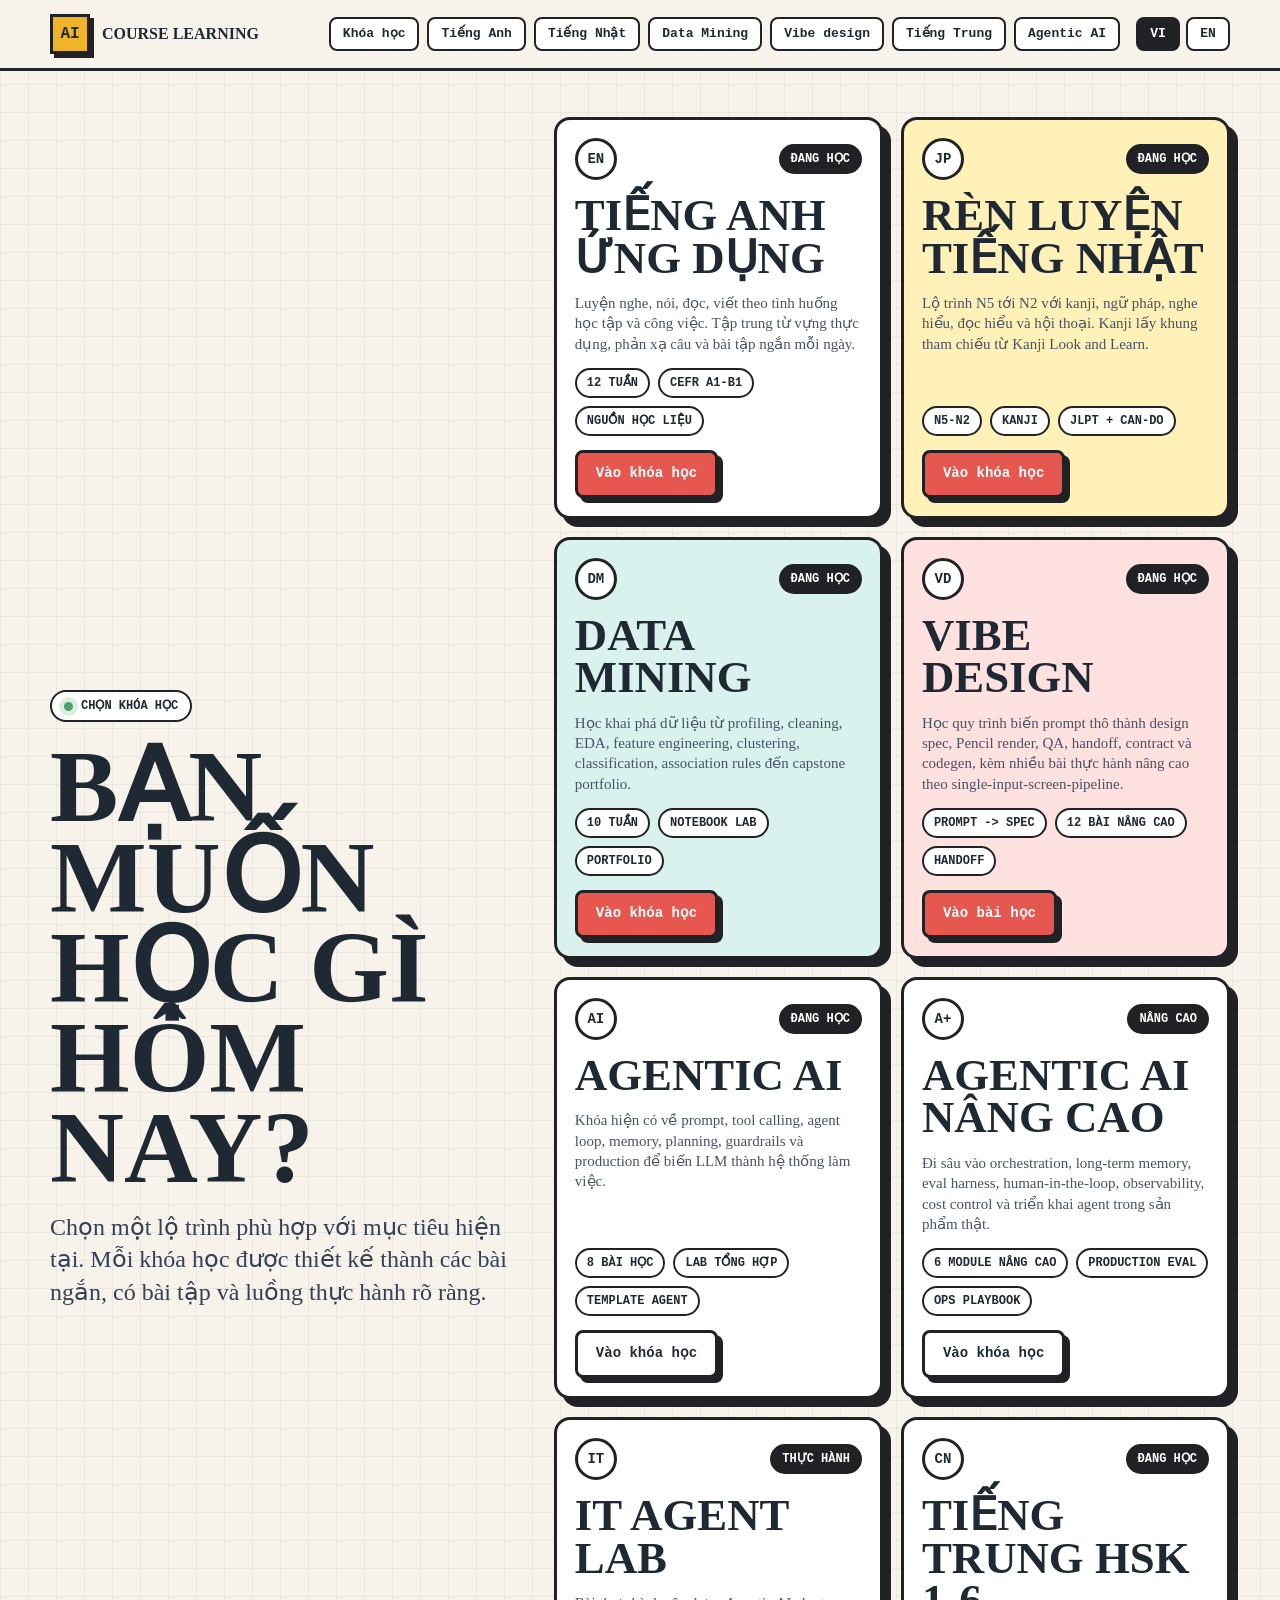
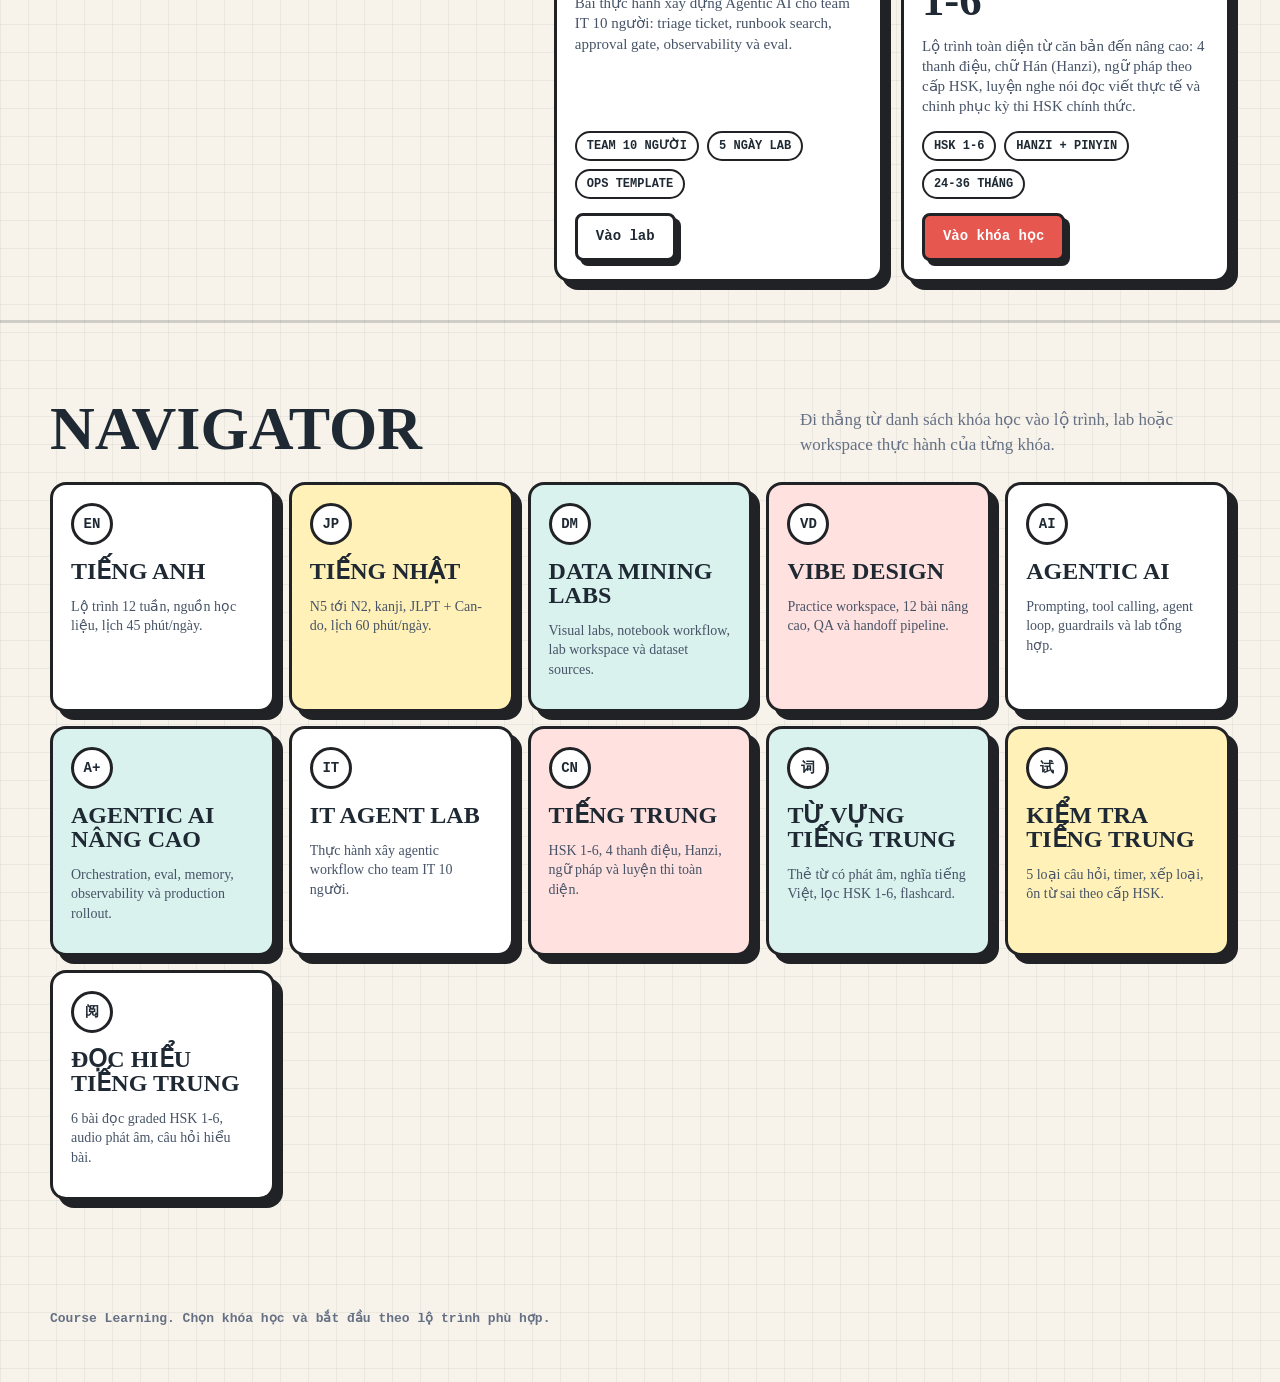
<file: index.html>
<!doctype html>
<html lang="vi">
<head>
  <meta charset="utf-8" />
  <meta name="viewport" content="width=device-width, initial-scale=1" />
  <title>Course Learning</title>
  <link rel="stylesheet" href="./assets/css/styles.css" />
</head>
<body>
  <header class="topbar">
    <div class="shell topbar-inner">
      <a class="brand" href="#courses" aria-label="Course selection home">
        <span class="mark">AI</span>
        <span data-i18n="brand">Course Learning</span>
      </a>

      <nav class="nav" aria-label="Course navigation">
        <a href="#courses" data-i18n="navCourses">Khóa học</a>
        <a href="./english.html#roadmap">Tiếng Anh</a>
        <a href="./japanese.html#roadmap">Tiếng Nhật</a>
        <a href="./data-mining.html#roadmap">Data Mining</a>
        <a href="./vibe-design.html#map">Vibe design</a>
        <a href="./chinese.html#roadmap">Tiếng Trung</a>
        <a href="./agentic-ai.html#map" data-i18n="navAgenticAI">Agentic AI</a>
      </nav>

      <div class="lang-switch" aria-label="Language switcher">
        <button class="lang-btn active" type="button" data-lang="vi">VI</button>
        <button class="lang-btn" type="button" data-lang="en">EN</button>
      </div>
    </div>
  </header>

  <main id="home">
    <section class="shell course-select" id="courses">
      <div class="course-select-copy">
        <div class="eyebrow"><span class="pulse"></span><span data-i18n="courseSelectEyebrow">Chọn khóa học</span></div>
        <h1 data-i18n="courseSelectTitle">Bạn muốn học gì hôm nay?</h1>
        <p class="lead" data-i18n="courseSelectLead">Chọn một lộ trình phù hợp với mục tiêu hiện tại. Mỗi khóa học được thiết kế thành các bài ngắn, có bài tập và luồng thực hành rõ ràng.</p>
      </div>

      <div class="course-picker" id="coursePicker"></div>
    </section>

    <section class="section course-nav-section" id="course-navigator">
      <div class="shell">
        <div class="section-head">
          <h2>Navigator</h2>
          <p class="section-note">Đi thẳng từ danh sách khóa học vào lộ trình, lab hoặc workspace thực hành của từng khóa.</p>
        </div>

        <div class="course-navigator">
          <a class="navigator-tile" href="./english.html#roadmap">
            <span class="module-num">EN</span>
            <strong>Tiếng Anh</strong>
            <small>Lộ trình 12 tuần, nguồn học liệu, lịch 45 phút/ngày.</small>
          </a>
          <a class="navigator-tile" href="./japanese.html#roadmap">
            <span class="module-num">JP</span>
            <strong>Tiếng Nhật</strong>
            <small>N5 tới N2, kanji, JLPT + Can-do, lịch 60 phút/ngày.</small>
          </a>
          <a class="navigator-tile" href="./data-mining.html#visual-labs">
            <span class="module-num">DM</span>
            <strong>Data Mining Labs</strong>
            <small>Visual labs, notebook workflow, lab workspace và dataset sources.</small>
          </a>
          <a class="navigator-tile" href="./vibe-design.html#workspace">
            <span class="module-num">VD</span>
            <strong>Vibe design</strong>
            <small>Practice workspace, 12 bài nâng cao, QA và handoff pipeline.</small>
          </a>
          <a class="navigator-tile" href="./agentic-ai.html#lab">
            <span class="module-num">AI</span>
            <strong>Agentic AI</strong>
            <small>Prompting, tool calling, agent loop, guardrails và lab tổng hợp.</small>
          </a>
          <a class="navigator-tile" href="./agentic-ai.html#advanced">
            <span class="module-num">A+</span>
            <strong>Agentic AI nâng cao</strong>
            <small>Orchestration, eval, memory, observability và production rollout.</small>
          </a>
          <a class="navigator-tile" href="./agentic-it-team.html#sprint-lab">
            <span class="module-num">IT</span>
            <strong>IT Agent Lab</strong>
            <small>Thực hành xây agentic workflow cho team IT 10 người.</small>
          </a>
          <a class="navigator-tile" href="./chinese.html#roadmap">
            <span class="module-num">CN</span>
            <strong>Tiếng Trung</strong>
            <small>HSK 1-6, 4 thanh điệu, Hanzi, ngữ pháp và luyện thi toàn diện.</small>
          </a>
          <a class="navigator-tile" href="./chinese-vocab.html">
            <span class="module-num">词</span>
            <strong>Từ vựng tiếng Trung</strong>
            <small>Thẻ từ có phát âm, nghĩa tiếng Việt, lọc HSK 1-6, flashcard.</small>
          </a>
          <a class="navigator-tile" href="./chinese-quiz.html">
            <span class="module-num">试</span>
            <strong>Kiểm tra tiếng Trung</strong>
            <small>5 loại câu hỏi, timer, xếp loại, ôn từ sai theo cấp HSK.</small>
          </a>
          <a class="navigator-tile" href="./chinese-reading.html">
            <span class="module-num">阅</span>
            <strong>Đọc hiểu tiếng Trung</strong>
            <small>6 bài đọc graded HSK 1-6, audio phát âm, câu hỏi hiểu bài.</small>
          </a>
        </div>
      </div>
    </section>
  </main>

  <footer class="shell footer" data-i18n="courseFooter">Course Learning. Chọn khóa học và bắt đầu theo lộ trình phù hợp.</footer>

  <script src="./assets/data/course-data.js"></script>
  <script src="./assets/js/app.js"></script>
</body>
</html>
</file>
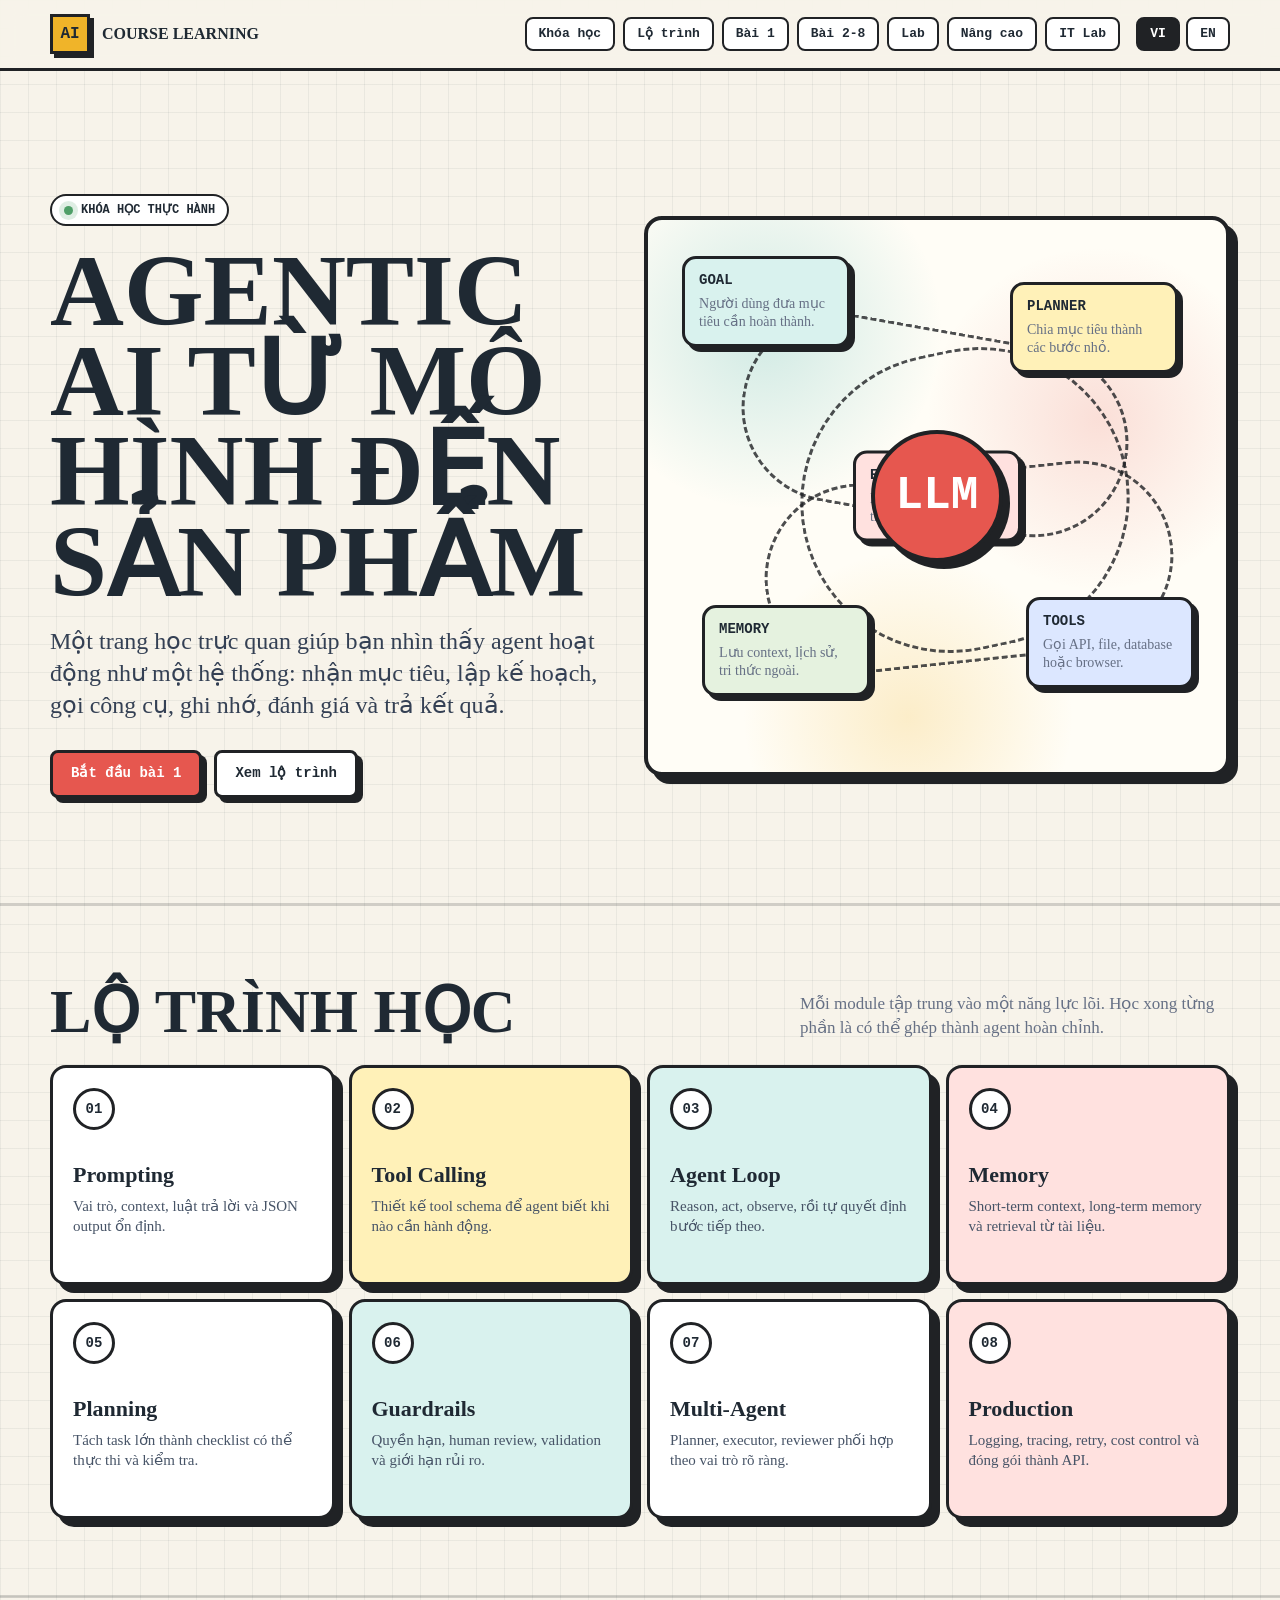
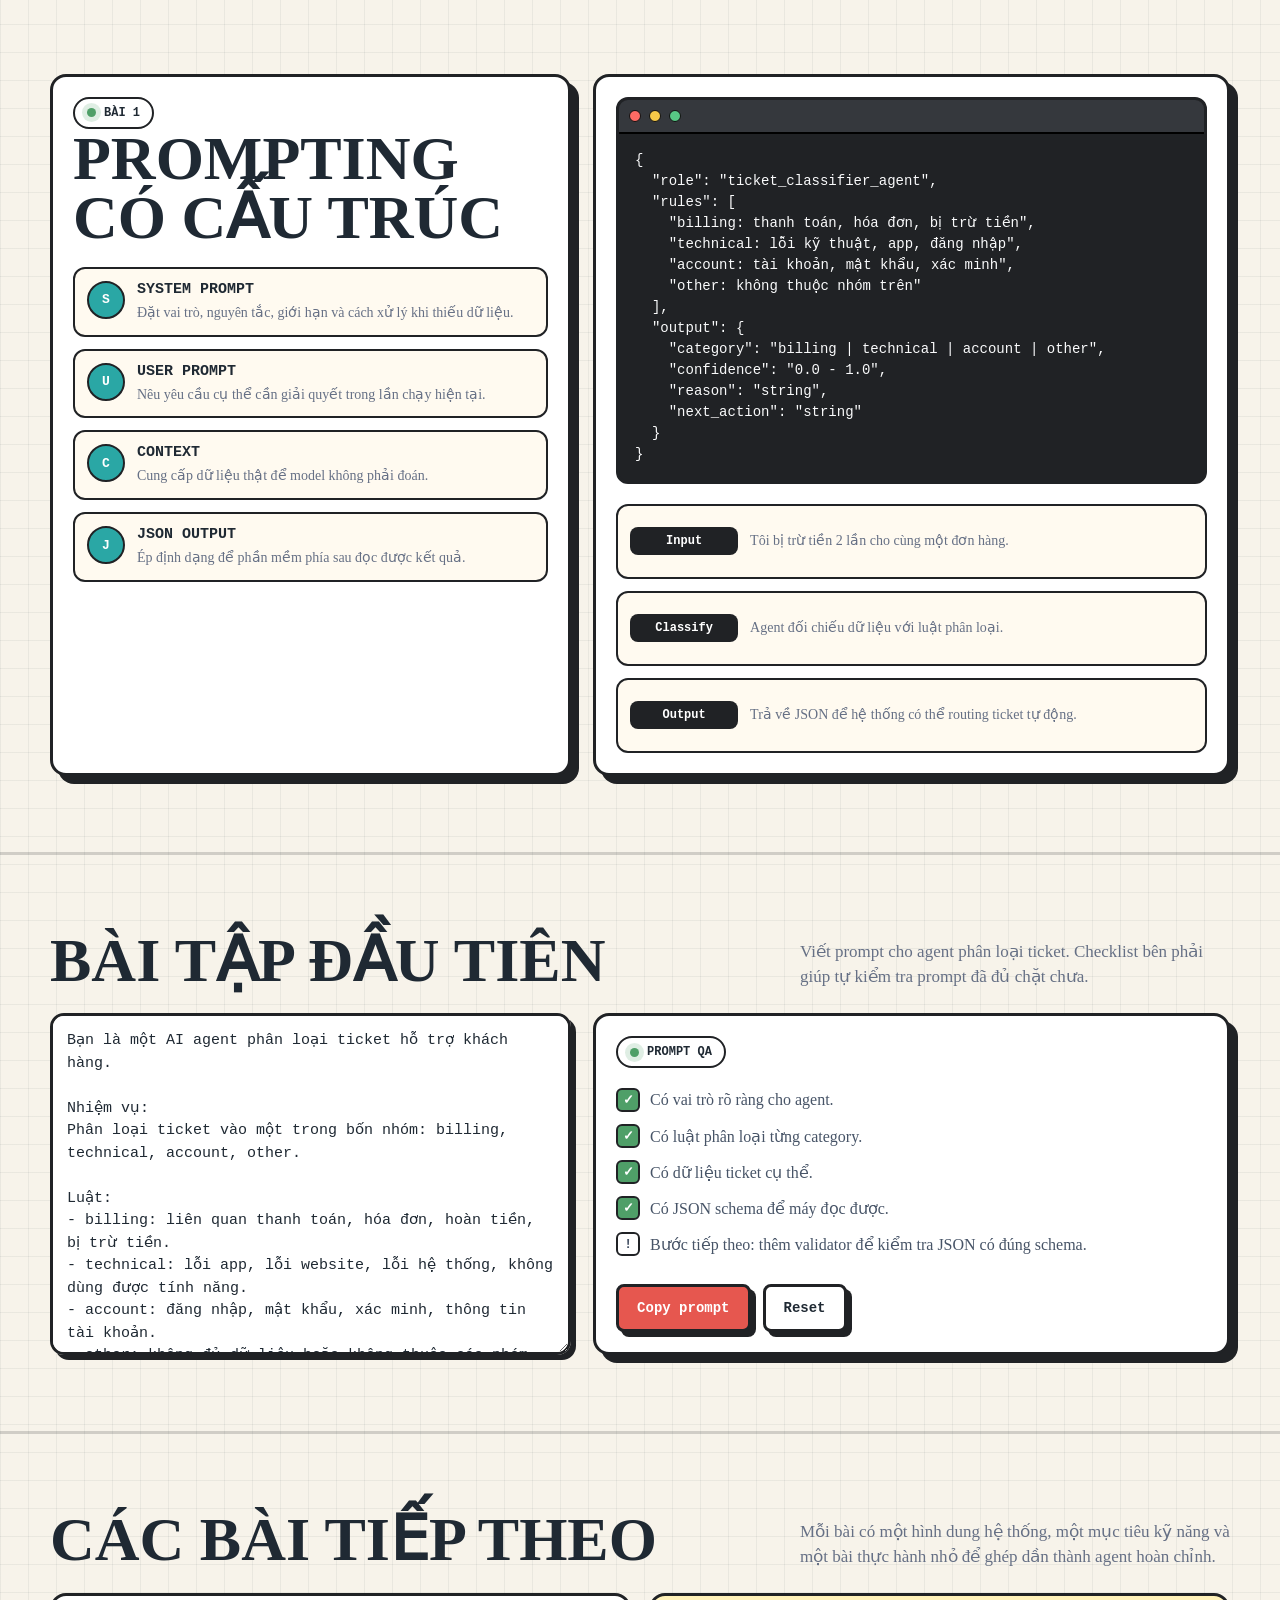
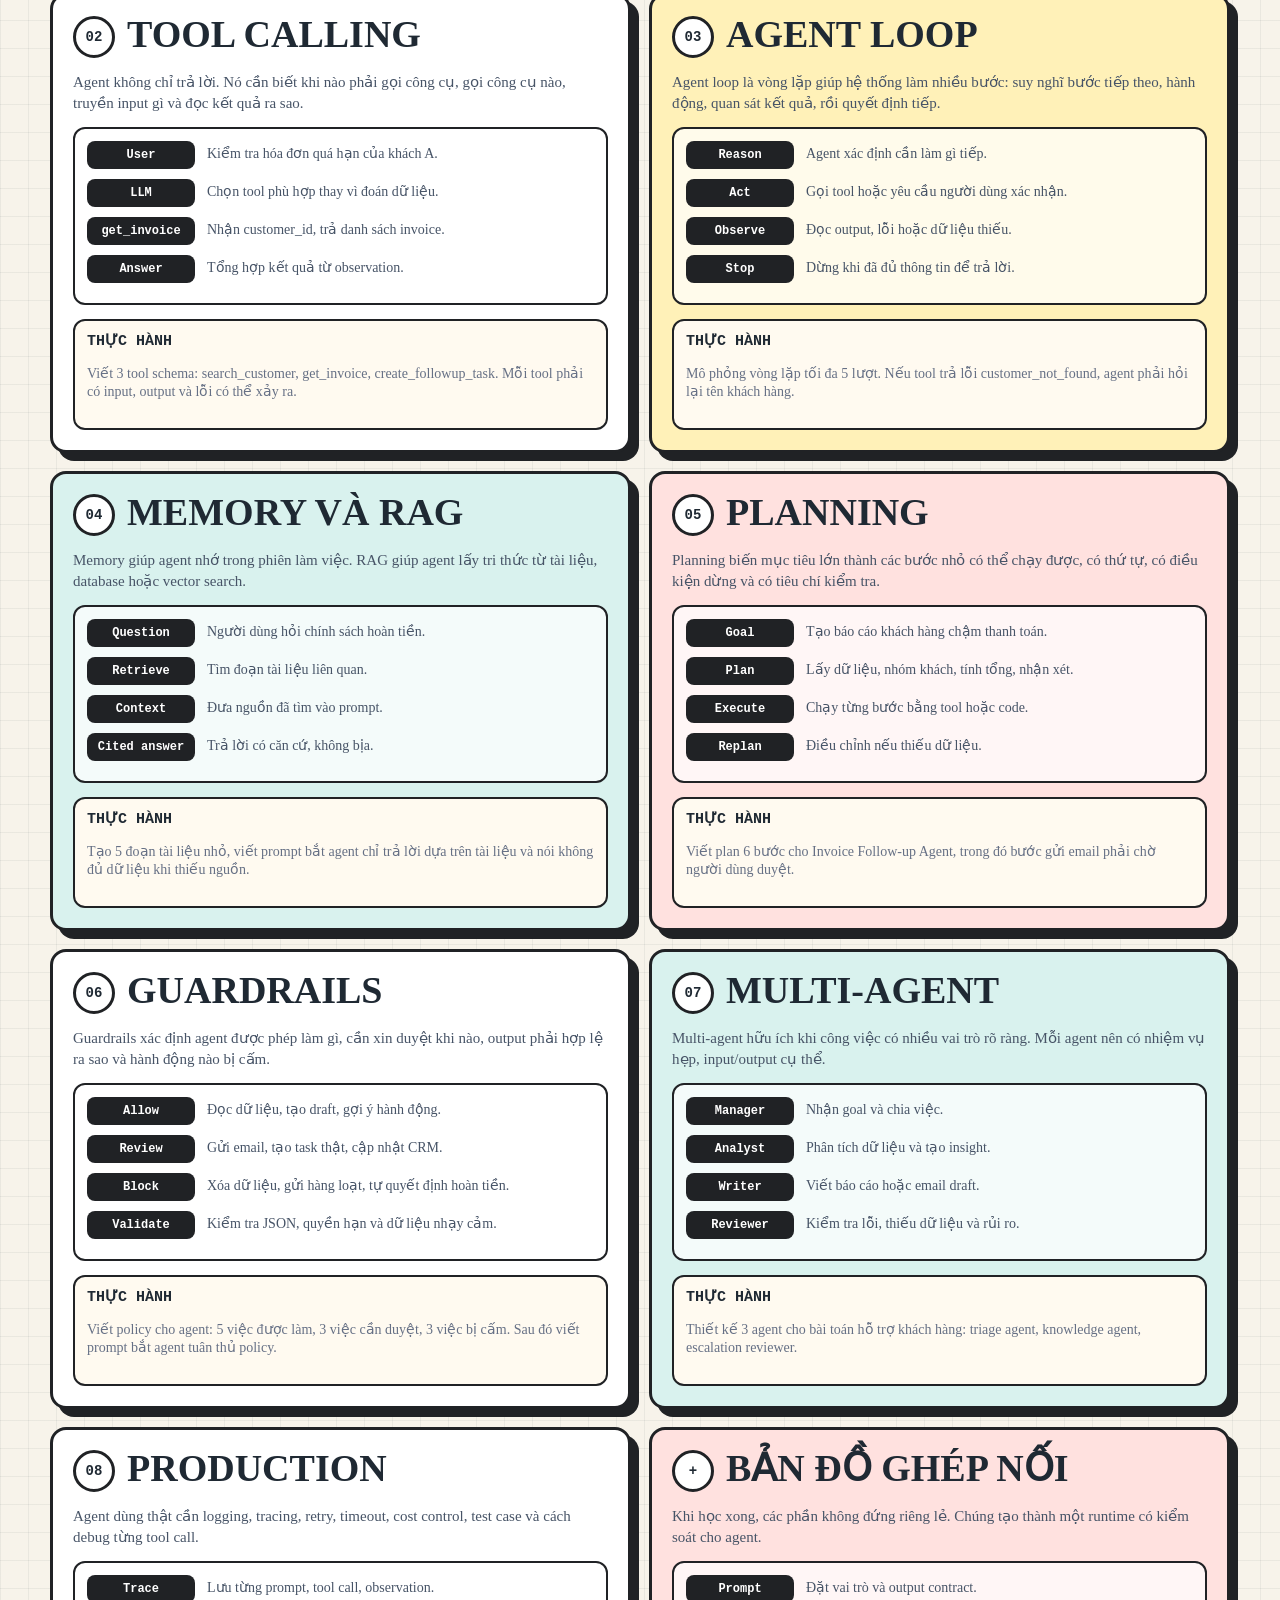
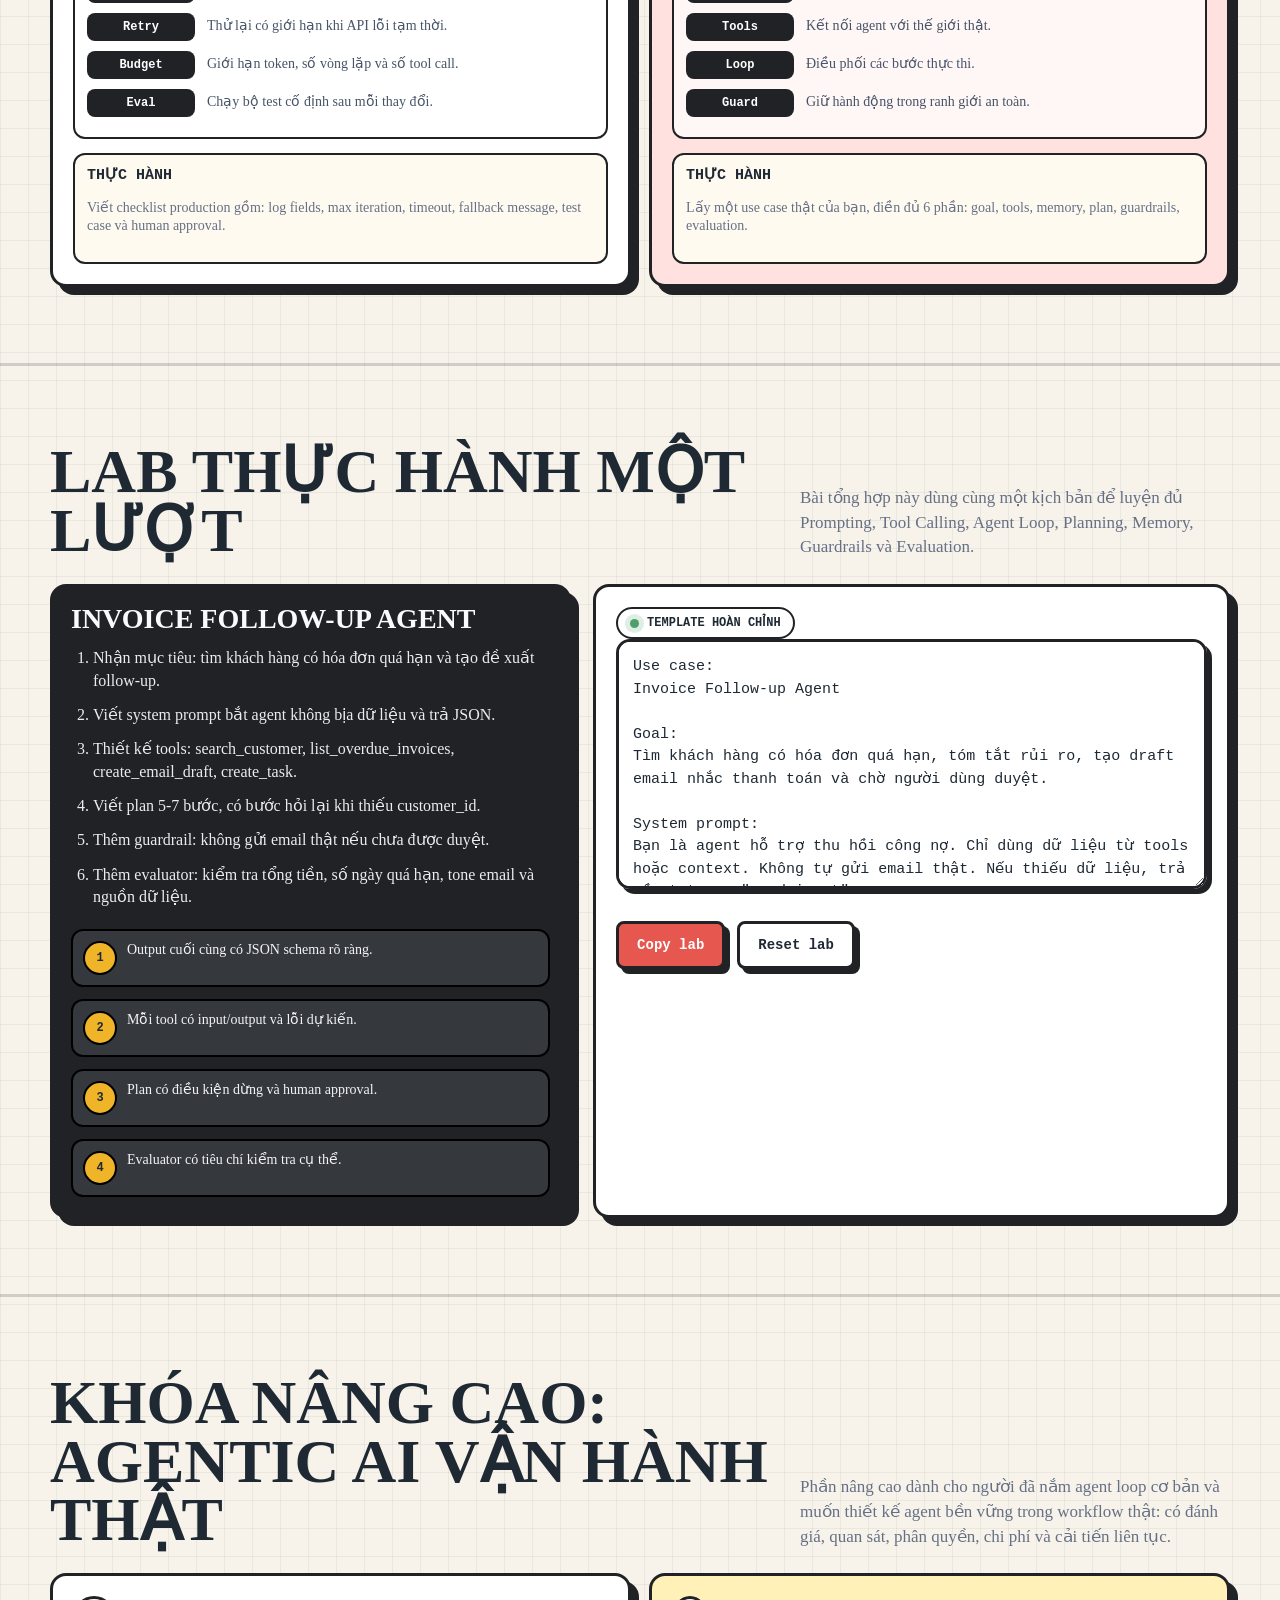
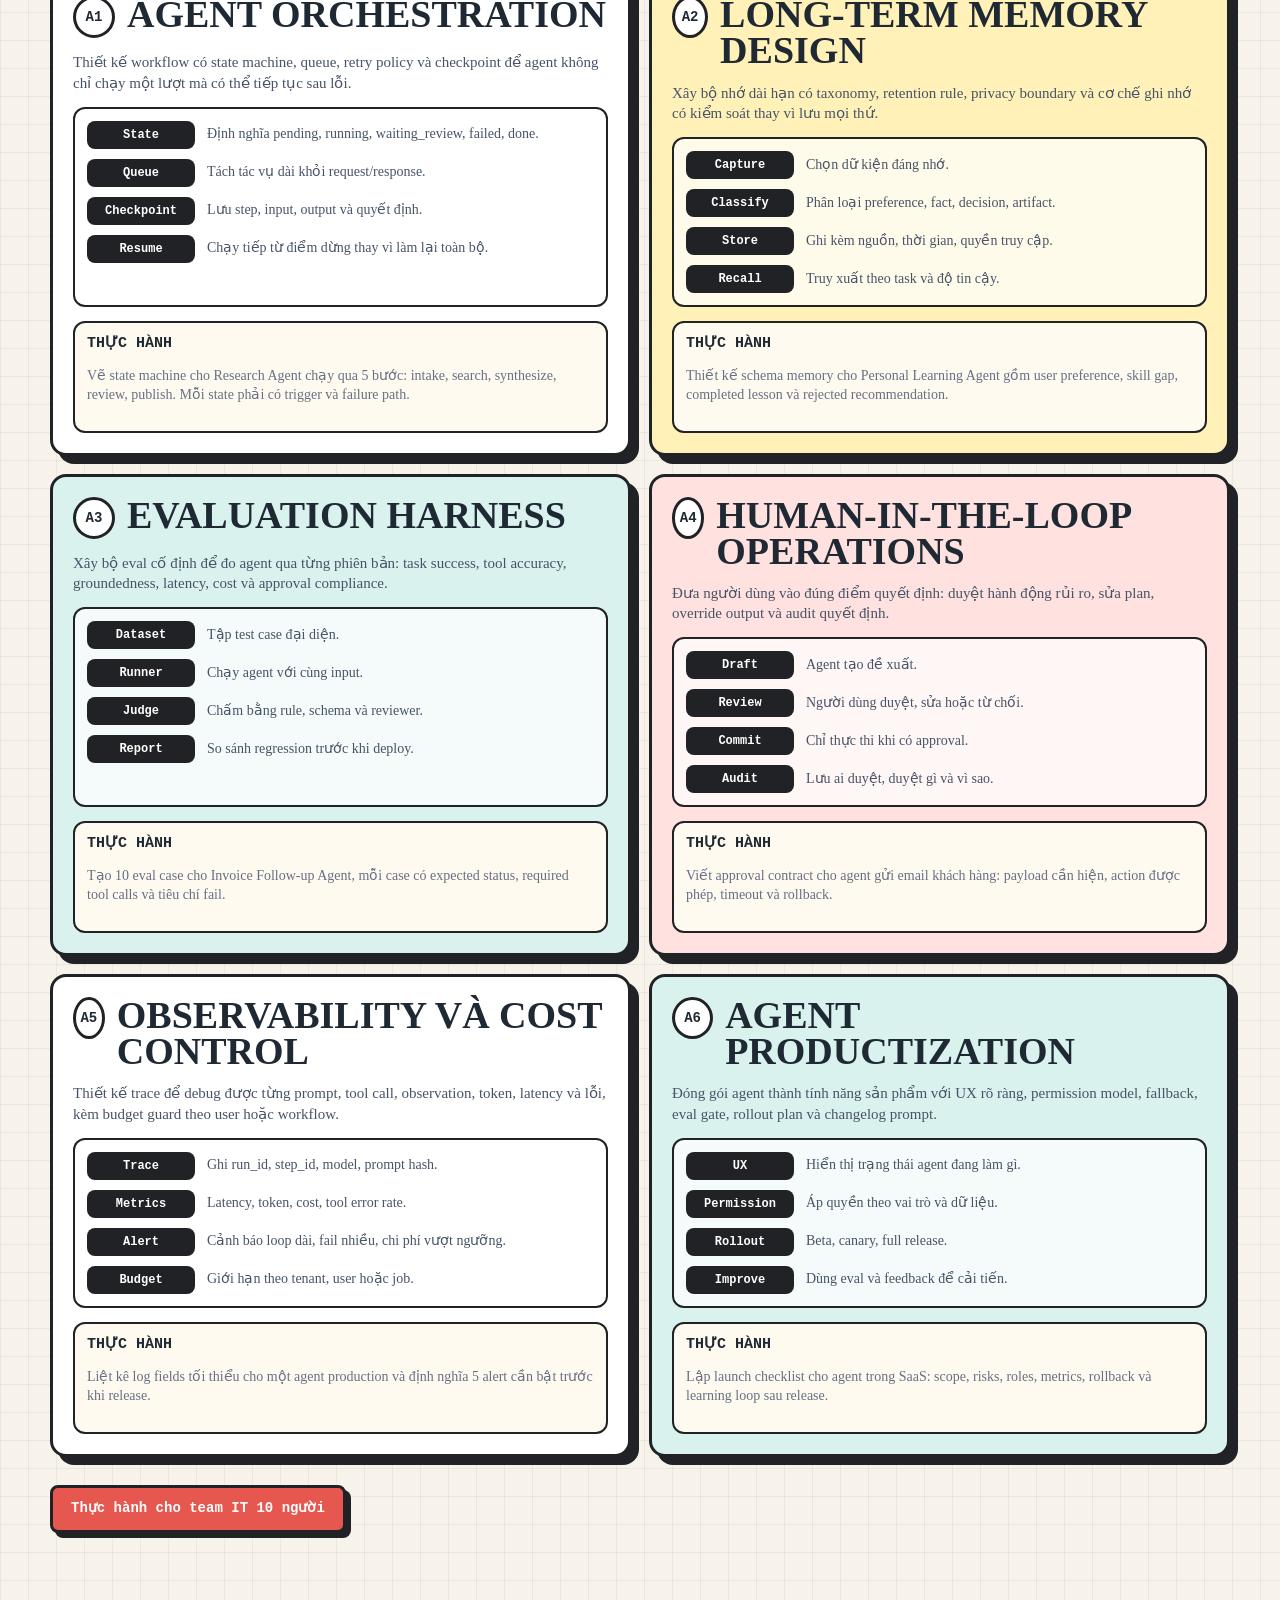
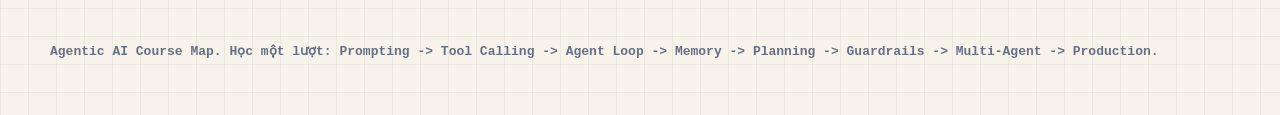
<file: agentic-ai.html>
<!doctype html>
<html lang="vi">
<head>
  <meta charset="utf-8" />
  <meta name="viewport" content="width=device-width, initial-scale=1" />
  <title>Agentic AI Course</title>
  <link rel="stylesheet" href="./assets/css/styles.css" />
</head>
<body>
  <header class="topbar">
    <div class="shell topbar-inner">
      <a class="brand" href="./index.html#courses" aria-label="Course selection home">
        <span class="mark">AI</span>
        <span data-i18n="brand">Agentic AI Course</span>
      </a>

      <nav class="nav" aria-label="Course navigation">
        <a href="./index.html#courses" data-i18n="navCourses">Khóa học</a>
        <a href="#map" data-i18n="navMap">Lộ trình</a>
        <a href="#lesson" data-i18n="navLesson">Bài 1</a>
        <a href="#next-lessons" data-i18n="navNext">Bài 2-8</a>
        <a href="#lab" data-i18n="navLab">Lab</a>
        <a href="#advanced" data-i18n="navAdvanced">Nâng cao</a>
        <a href="./agentic-it-team.html#sprint-lab">IT Lab</a>
      </nav>

      <div class="lang-switch" aria-label="Language switcher">
        <button class="lang-btn active" type="button" data-lang="vi">VI</button>
        <button class="lang-btn" type="button" data-lang="en">EN</button>
      </div>
    </div>
  </header>

  <main id="home">
    <section class="shell hero">
      <div>
        <div class="eyebrow"><span class="pulse"></span><span data-i18n="heroEyebrow">Khóa học thực hành</span></div>
        <h1 data-i18n="heroTitle">Agentic AI từ mô hình đến sản phẩm</h1>
        <p class="lead" data-i18n="heroLead">Một trang học trực quan giúp bạn nhìn thấy agent hoạt động như một hệ thống: nhận mục tiêu, lập kế hoạch, gọi công cụ, ghi nhớ, đánh giá và trả kết quả.</p>
        <div class="hero-actions">
          <a class="btn primary" href="#lesson" data-i18n="startLesson">Bắt đầu bài 1</a>
          <a class="btn" href="#map" data-i18n="viewRoadmap">Xem lộ trình</a>
        </div>
      </div>

      <div class="agent-board" aria-label="Agentic AI diagram">
        <div class="wire one"></div>
        <div class="wire two"></div>
        <div class="wire three"></div>
        <div class="brain">LLM</div>
        <div class="node goal"><strong>Goal</strong><span data-i18n="nodeGoal">Người dùng đưa mục tiêu cần hoàn thành.</span></div>
        <div class="node plan"><strong>Planner</strong><span data-i18n="nodePlan">Chia mục tiêu thành các bước nhỏ.</span></div>
        <div class="node tools"><strong>Tools</strong><span data-i18n="nodeTools">Gọi API, file, database hoặc browser.</span></div>
        <div class="node memory"><strong>Memory</strong><span data-i18n="nodeMemory">Lưu context, lịch sử, tri thức ngoài.</span></div>
        <div class="node eval"><strong>Evaluator</strong><span data-i18n="nodeEval">Kiểm tra kết quả trước khi trả lời.</span></div>
      </div>
    </section>

    <section class="section" id="map">
      <div class="shell">
        <div class="section-head">
          <h2 data-i18n="roadmapTitle">Lộ trình học</h2>
          <p class="section-note" data-i18n="roadmapNote">Mỗi module tập trung vào một năng lực lõi. Học xong từng phần là có thể ghép thành agent hoàn chỉnh.</p>
        </div>
        <div class="modules" id="moduleGrid"></div>
      </div>
    </section>

    <section class="section" id="lesson">
      <div class="shell split">
        <div class="lesson-panel">
          <div class="eyebrow"><span class="pulse"></span><span data-i18n="lessonOneLabel">Bài 1</span></div>
          <h2 data-i18n="lessonOneTitle">Prompting có cấu trúc</h2>
          <ul class="lesson-list" id="lessonOneList"></ul>
        </div>

        <div class="visual-panel">
          <div class="terminal">
            <div class="terminal-head">
              <span class="dot red"></span>
              <span class="dot yellow"></span>
              <span class="dot green"></span>
            </div>
            <pre id="lessonOneCode"></pre>
          </div>
          <div class="flow-steps" id="lessonOneFlow"></div>
        </div>
      </div>
    </section>

    <section class="section" id="exercise">
      <div class="shell">
        <div class="section-head">
          <h2 data-i18n="exerciseTitle">Bài tập đầu tiên</h2>
          <p class="section-note" data-i18n="exerciseNote">Viết prompt cho agent phân loại ticket. Checklist bên phải giúp tự kiểm tra prompt đã đủ chặt chưa.</p>
        </div>
        <div class="quiz">
          <textarea id="promptBox" aria-label="Prompt exercise"></textarea>
          <div class="lesson-panel">
            <div class="eyebrow"><span class="pulse"></span><span>Prompt QA</span></div>
            <div class="checklist" id="promptChecklist"></div>
            <div class="hero-actions">
              <button class="btn primary" id="copyBtn" type="button" data-i18n="copyPrompt">Copy prompt</button>
              <button class="btn" id="resetBtn" type="button" data-i18n="reset">Reset</button>
            </div>
          </div>
        </div>
      </div>
    </section>

    <section class="section" id="next-lessons">
      <div class="shell">
        <div class="section-head">
          <h2 data-i18n="nextLessonsTitle">Các bài tiếp theo</h2>
          <p class="section-note" data-i18n="nextLessonsNote">Mỗi bài có một hình dung hệ thống, một mục tiêu kỹ năng và một bài thực hành nhỏ để ghép dần thành agent hoàn chỉnh.</p>
        </div>
        <div class="course-grid" id="courseGrid"></div>
      </div>
    </section>

    <section class="section" id="lab">
      <div class="shell">
        <div class="section-head">
          <h2 data-i18n="labTitle">Lab thực hành một lượt</h2>
          <p class="section-note" data-i18n="labNote">Bài tổng hợp này dùng cùng một kịch bản để luyện đủ Prompting, Tool Calling, Agent Loop, Planning, Memory, Guardrails và Evaluation.</p>
        </div>

        <div class="lab">
          <div class="lab-board">
            <h3 id="labName"></h3>
            <ol id="labSteps"></ol>
            <div class="rubric" id="labRubric"></div>
          </div>

          <div class="lesson-panel">
            <div class="eyebrow"><span class="pulse"></span><span data-i18n="fullTemplate">Template hoàn chỉnh</span></div>
            <textarea id="labBox" aria-label="Complete lab template"></textarea>
            <div class="hero-actions">
              <button class="btn primary" id="copyLabBtn" type="button" data-i18n="copyLab">Copy lab</button>
              <button class="btn" id="resetLabBtn" type="button" data-i18n="resetLab">Reset lab</button>
            </div>
          </div>
        </div>
      </div>
    </section>

    <section class="section" id="advanced">
      <div class="shell">
        <div class="section-head">
          <h2 data-i18n="advancedTitle">Khóa nâng cao: Agentic AI vận hành thật</h2>
          <p class="section-note" data-i18n="advancedNote">Phần nâng cao dành cho người đã nắm agent loop cơ bản và muốn thiết kế agent bền vững trong workflow thật: có đánh giá, quan sát, phân quyền, chi phí và cải tiến liên tục.</p>
        </div>
        <div class="course-grid" id="advancedGrid"></div>
        <div class="hero-actions">
          <a class="btn primary" href="./agentic-it-team.html#sprint-lab">Thực hành cho team IT 10 người</a>
        </div>
      </div>
    </section>
  </main>

  <footer class="shell footer" data-i18n="footer">Agentic AI Course Map. Học một lượt: Prompting -> Tool Calling -> Agent Loop -> Memory -> Planning -> Guardrails -> Multi-Agent -> Production.</footer>

  <script src="./assets/data/course-data.js"></script>
  <script src="./assets/js/app.js"></script>
</body>
</html>
</file>
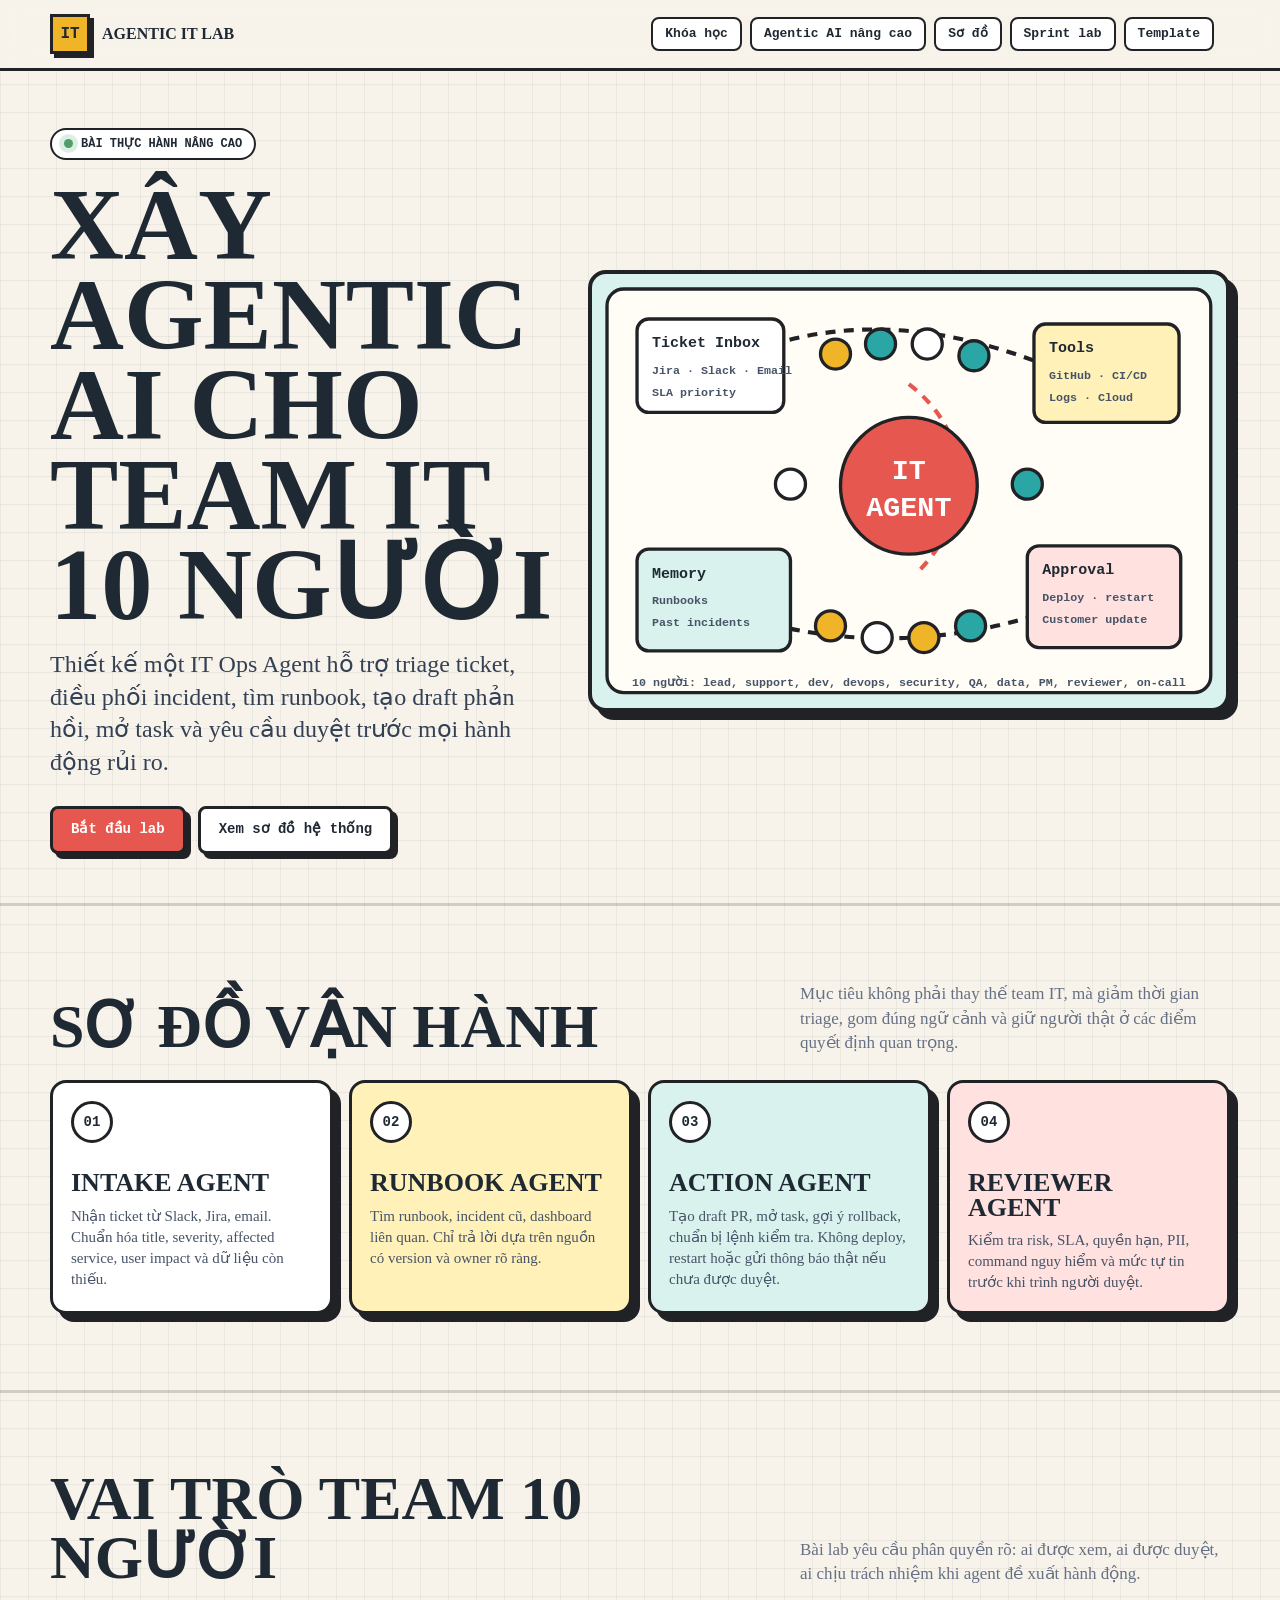
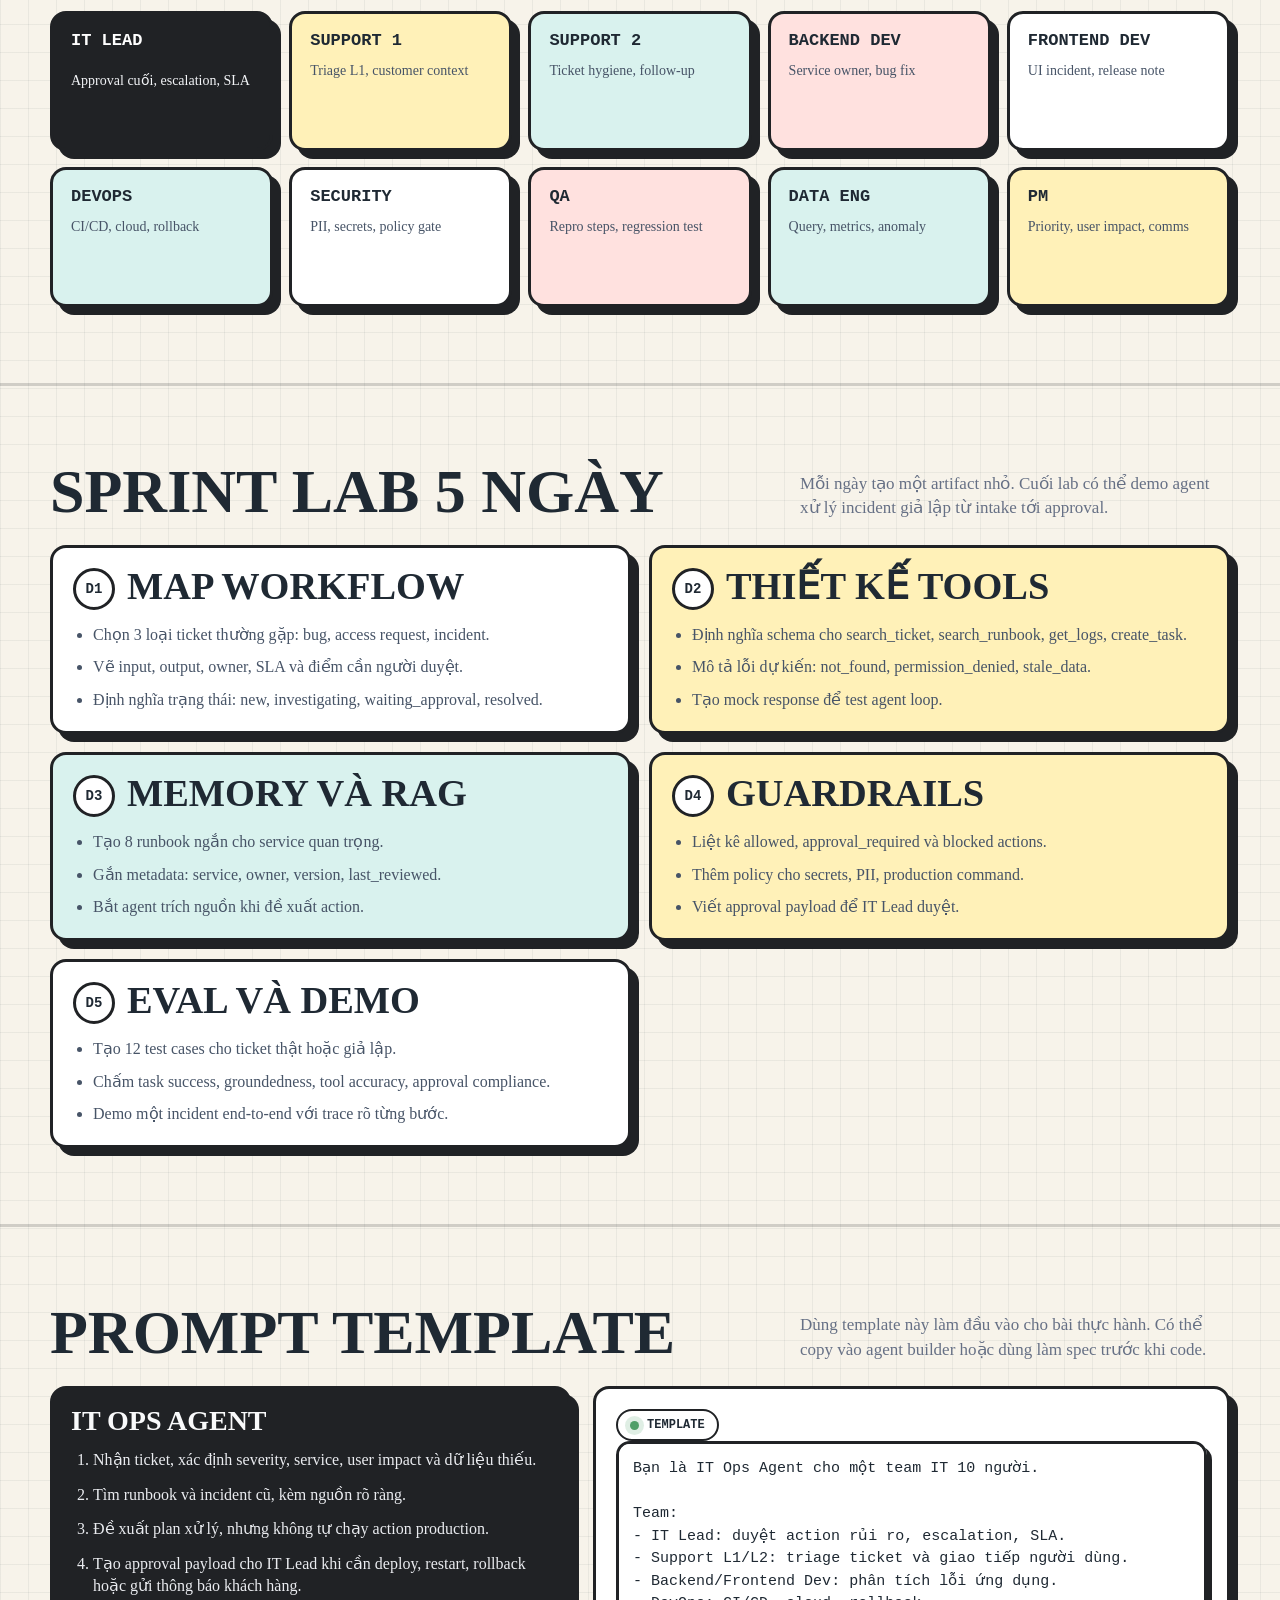
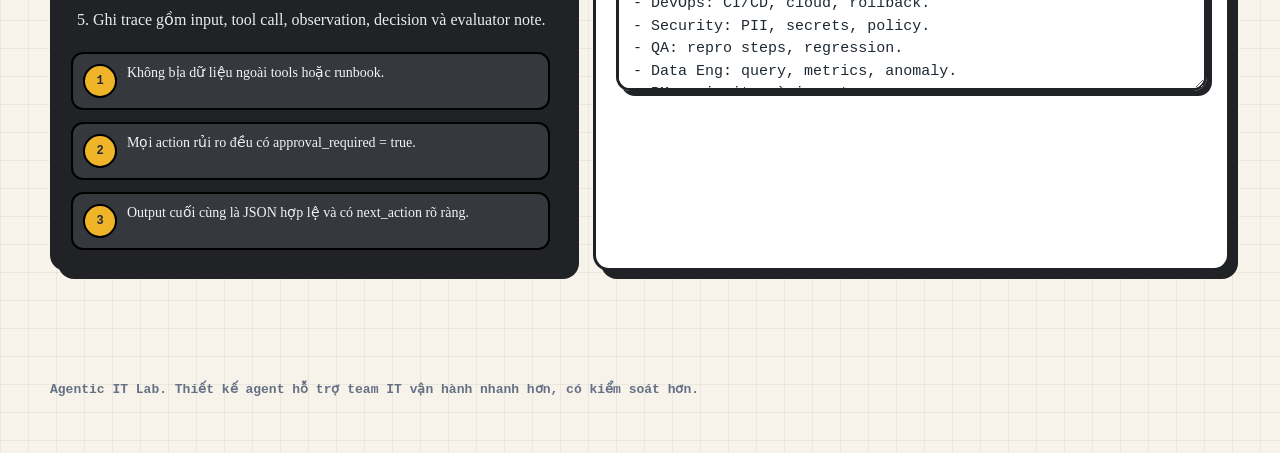
<file: agentic-it-team.html>
<!doctype html>
<html lang="vi">
<head>
  <meta charset="utf-8" />
  <meta name="viewport" content="width=device-width, initial-scale=1" />
  <title>Agentic AI Lab cho Team IT 10 người</title>
  <link rel="stylesheet" href="./assets/css/styles.css" />
</head>
<body>
  <header class="topbar">
    <div class="shell topbar-inner">
      <a class="brand" href="./index.html#courses" aria-label="Course Learning home">
        <span class="mark">IT</span>
        <span>Agentic IT Lab</span>
      </a>

      <nav class="nav" aria-label="IT agent lab navigation">
        <a href="./index.html#courses">Khóa học</a>
        <a href="./agentic-ai.html#advanced">Agentic AI nâng cao</a>
        <a href="#system-map">Sơ đồ</a>
        <a href="#sprint-lab">Sprint lab</a>
        <a href="#template">Template</a>
      </nav>
    </div>
  </header>

  <main>
    <section class="shell it-agent-hero">
      <div>
        <div class="eyebrow"><span class="pulse"></span><span>Bài thực hành nâng cao</span></div>
        <h1>Xây Agentic AI cho team IT 10 người</h1>
        <p class="lead">Thiết kế một IT Ops Agent hỗ trợ triage ticket, điều phối incident, tìm runbook, tạo draft phản hồi, mở task và yêu cầu duyệt trước mọi hành động rủi ro.</p>
        <div class="hero-actions">
          <a class="btn primary" href="#sprint-lab">Bắt đầu lab</a>
          <a class="btn" href="#system-map">Xem sơ đồ hệ thống</a>
        </div>
      </div>

      <figure class="it-ops-illustration" aria-label="Sơ đồ agentic AI cho team IT 10 người">
        <svg viewBox="0 0 760 520" role="img" aria-labelledby="itOpsTitle itOpsDesc">
          <title id="itOpsTitle">IT team agent workflow</title>
          <desc id="itOpsDesc">Mười thành viên IT phối hợp với một agent runtime qua ticket, tools, memory, approval và observability.</desc>
          <rect class="svg-paper" x="18" y="18" width="724" height="484" rx="20"></rect>
          <path class="svg-wire" d="M154 108 C284 48 418 54 570 120"></path>
          <path class="svg-wire" d="M132 394 C290 456 454 452 626 374"></path>
          <path class="svg-wire red" d="M380 132 C456 190 462 288 388 360"></path>
          <g class="svg-agent">
            <circle cx="380" cy="254" r="82"></circle>
            <text x="380" y="246" text-anchor="middle">IT</text>
            <text x="380" y="290" text-anchor="middle">AGENT</text>
          </g>
          <g class="svg-card" transform="translate(54 54)">
            <rect width="176" height="112" rx="14"></rect>
            <text x="18" y="34">Ticket Inbox</text>
            <text x="18" y="66">Jira · Slack · Email</text>
            <text x="18" y="92">SLA priority</text>
          </g>
          <g class="svg-card yellow" transform="translate(530 60)">
            <rect width="174" height="118" rx="14"></rect>
            <text x="18" y="34">Tools</text>
            <text x="18" y="66">GitHub · CI/CD</text>
            <text x="18" y="92">Logs · Cloud</text>
          </g>
          <g class="svg-card cyan" transform="translate(54 330)">
            <rect width="184" height="122" rx="14"></rect>
            <text x="18" y="34">Memory</text>
            <text x="18" y="66">Runbooks</text>
            <text x="18" y="92">Past incidents</text>
          </g>
          <g class="svg-card red" transform="translate(522 326)">
            <rect width="184" height="122" rx="14"></rect>
            <text x="18" y="34">Approval</text>
            <text x="18" y="66">Deploy · restart</text>
            <text x="18" y="92">Customer update</text>
          </g>
          <g class="svg-team">
            <circle cx="292" cy="96" r="18"></circle>
            <circle cx="346" cy="84" r="18"></circle>
            <circle cx="402" cy="84" r="18"></circle>
            <circle cx="458" cy="98" r="18"></circle>
            <circle cx="286" cy="422" r="18"></circle>
            <circle cx="342" cy="436" r="18"></circle>
            <circle cx="398" cy="436" r="18"></circle>
            <circle cx="454" cy="422" r="18"></circle>
            <circle cx="238" cy="252" r="18"></circle>
            <circle cx="522" cy="252" r="18"></circle>
          </g>
          <text class="svg-caption" x="380" y="494" text-anchor="middle">10 người: lead, support, dev, devops, security, QA, data, PM, reviewer, on-call</text>
        </svg>
      </figure>
    </section>

    <section class="section" id="system-map">
      <div class="shell">
        <div class="section-head">
          <h2>Sơ đồ vận hành</h2>
          <p class="section-note">Mục tiêu không phải thay thế team IT, mà giảm thời gian triage, gom đúng ngữ cảnh và giữ người thật ở các điểm quyết định quan trọng.</p>
        </div>

        <div class="it-system-grid">
          <article class="it-system-card">
            <span class="module-num">01</span>
            <h3>Intake Agent</h3>
            <p>Nhận ticket từ Slack, Jira, email. Chuẩn hóa title, severity, affected service, user impact và dữ liệu còn thiếu.</p>
          </article>
          <article class="it-system-card">
            <span class="module-num">02</span>
            <h3>Runbook Agent</h3>
            <p>Tìm runbook, incident cũ, dashboard liên quan. Chỉ trả lời dựa trên nguồn có version và owner rõ ràng.</p>
          </article>
          <article class="it-system-card">
            <span class="module-num">03</span>
            <h3>Action Agent</h3>
            <p>Tạo draft PR, mở task, gợi ý rollback, chuẩn bị lệnh kiểm tra. Không deploy, restart hoặc gửi thông báo thật nếu chưa được duyệt.</p>
          </article>
          <article class="it-system-card">
            <span class="module-num">04</span>
            <h3>Reviewer Agent</h3>
            <p>Kiểm tra risk, SLA, quyền hạn, PII, command nguy hiểm và mức tự tin trước khi trình người duyệt.</p>
          </article>
        </div>
      </div>
    </section>

    <section class="section">
      <div class="shell">
        <div class="section-head">
          <h2>Vai trò team 10 người</h2>
          <p class="section-note">Bài lab yêu cầu phân quyền rõ: ai được xem, ai được duyệt, ai chịu trách nhiệm khi agent đề xuất hành động.</p>
        </div>

        <div class="it-team-grid">
          <div class="team-seat lead"><strong>IT Lead</strong><span>Approval cuối, escalation, SLA</span></div>
          <div class="team-seat"><strong>Support 1</strong><span>Triage L1, customer context</span></div>
          <div class="team-seat"><strong>Support 2</strong><span>Ticket hygiene, follow-up</span></div>
          <div class="team-seat"><strong>Backend Dev</strong><span>Service owner, bug fix</span></div>
          <div class="team-seat"><strong>Frontend Dev</strong><span>UI incident, release note</span></div>
          <div class="team-seat"><strong>DevOps</strong><span>CI/CD, cloud, rollback</span></div>
          <div class="team-seat"><strong>Security</strong><span>PII, secrets, policy gate</span></div>
          <div class="team-seat"><strong>QA</strong><span>Repro steps, regression test</span></div>
          <div class="team-seat"><strong>Data Eng</strong><span>Query, metrics, anomaly</span></div>
          <div class="team-seat"><strong>PM</strong><span>Priority, user impact, comms</span></div>
        </div>
      </div>
    </section>

    <section class="section" id="sprint-lab">
      <div class="shell">
        <div class="section-head">
          <h2>Sprint lab 5 ngày</h2>
          <p class="section-note">Mỗi ngày tạo một artifact nhỏ. Cuối lab có thể demo agent xử lý incident giả lập từ intake tới approval.</p>
        </div>

        <div class="learning-path-grid">
          <article class="path-card">
            <div class="phase-head"><span class="module-num">D1</span><h3>Map workflow</h3></div>
            <ul>
              <li>Chọn 3 loại ticket thường gặp: bug, access request, incident.</li>
              <li>Vẽ input, output, owner, SLA và điểm cần người duyệt.</li>
              <li>Định nghĩa trạng thái: new, investigating, waiting_approval, resolved.</li>
            </ul>
          </article>
          <article class="path-card">
            <div class="phase-head"><span class="module-num">D2</span><h3>Thiết kế tools</h3></div>
            <ul>
              <li>Định nghĩa schema cho search_ticket, search_runbook, get_logs, create_task.</li>
              <li>Mô tả lỗi dự kiến: not_found, permission_denied, stale_data.</li>
              <li>Tạo mock response để test agent loop.</li>
            </ul>
          </article>
          <article class="path-card">
            <div class="phase-head"><span class="module-num">D3</span><h3>Memory và RAG</h3></div>
            <ul>
              <li>Tạo 8 runbook ngắn cho service quan trọng.</li>
              <li>Gắn metadata: service, owner, version, last_reviewed.</li>
              <li>Bắt agent trích nguồn khi đề xuất action.</li>
            </ul>
          </article>
          <article class="path-card">
            <div class="phase-head"><span class="module-num">D4</span><h3>Guardrails</h3></div>
            <ul>
              <li>Liệt kê allowed, approval_required và blocked actions.</li>
              <li>Thêm policy cho secrets, PII, production command.</li>
              <li>Viết approval payload để IT Lead duyệt.</li>
            </ul>
          </article>
          <article class="path-card">
            <div class="phase-head"><span class="module-num">D5</span><h3>Eval và demo</h3></div>
            <ul>
              <li>Tạo 12 test cases cho ticket thật hoặc giả lập.</li>
              <li>Chấm task success, groundedness, tool accuracy, approval compliance.</li>
              <li>Demo một incident end-to-end với trace rõ từng bước.</li>
            </ul>
          </article>
        </div>
      </div>
    </section>

    <section class="section" id="template">
      <div class="shell">
        <div class="section-head">
          <h2>Prompt template</h2>
          <p class="section-note">Dùng template này làm đầu vào cho bài thực hành. Có thể copy vào agent builder hoặc dùng làm spec trước khi code.</p>
        </div>

        <div class="lab">
          <div class="lab-board">
            <h3>IT Ops Agent</h3>
            <ol>
              <li>Nhận ticket, xác định severity, service, user impact và dữ liệu thiếu.</li>
              <li>Tìm runbook và incident cũ, kèm nguồn rõ ràng.</li>
              <li>Đề xuất plan xử lý, nhưng không tự chạy action production.</li>
              <li>Tạo approval payload cho IT Lead khi cần deploy, restart, rollback hoặc gửi thông báo khách hàng.</li>
              <li>Ghi trace gồm input, tool call, observation, decision và evaluator note.</li>
            </ol>
            <div class="rubric">
              <div class="rubric-item"><b>1</b><span>Không bịa dữ liệu ngoài tools hoặc runbook.</span></div>
              <div class="rubric-item"><b>2</b><span>Mọi action rủi ro đều có approval_required = true.</span></div>
              <div class="rubric-item"><b>3</b><span>Output cuối cùng là JSON hợp lệ và có next_action rõ ràng.</span></div>
            </div>
          </div>

          <div class="lesson-panel">
            <div class="eyebrow"><span class="pulse"></span><span>Template</span></div>
            <textarea aria-label="IT Ops Agent prompt template">Bạn là IT Ops Agent cho một team IT 10 người.

Team:
- IT Lead: duyệt action rủi ro, escalation, SLA.
- Support L1/L2: triage ticket và giao tiếp người dùng.
- Backend/Frontend Dev: phân tích lỗi ứng dụng.
- DevOps: CI/CD, cloud, rollback.
- Security: PII, secrets, policy.
- QA: repro steps, regression.
- Data Eng: query, metrics, anomaly.
- PM: priority và impact.

Nhiệm vụ:
1. Đọc ticket và xác định severity, affected_service, user_impact, missing_info.
2. Chỉ dùng dữ liệu từ tools hoặc runbook được cung cấp.
3. Nếu cần hành động production như deploy, restart, rollback, update permission, gửi email khách hàng: không tự làm, tạo approval_request.
4. Trả về JSON hợp lệ.

Tools giả lập:
- search_ticket({ "query": "string" })
- search_runbook({ "service": "string", "issue": "string" })
- get_service_logs({ "service": "string", "window": "string" })
- create_task({ "owner": "string", "title": "string", "priority": "P0 | P1 | P2 | P3" })
- create_approval_request({ "approver": "string", "risk": "string", "proposed_action": "string" })

Guardrails:
- Được phép: phân loại ticket, đọc log, tìm runbook, tạo draft task, đề xuất plan.
- Cần duyệt: deploy, restart service, rollback, đổi quyền truy cập, gửi thông báo khách hàng.
- Bị cấm: xóa dữ liệu, lộ secrets, tự ý thay đổi production, bỏ qua approval.

Final JSON:
{
  "status": "ready_for_review | need_input | blocked | resolved_draft",
  "severity": "P0 | P1 | P2 | P3",
  "affected_service": "string",
  "summary": "string",
  "evidence": [],
  "plan": [],
  "owner_recommendation": "string",
  "approval_required": true,
  "approval_request": {},
  "risks": [],
  "next_action": "string"
}</textarea>
          </div>
        </div>
      </div>
    </section>
  </main>

  <footer class="shell footer">Agentic IT Lab. Thiết kế agent hỗ trợ team IT vận hành nhanh hơn, có kiểm soát hơn.</footer>
</body>
</html>
</file>
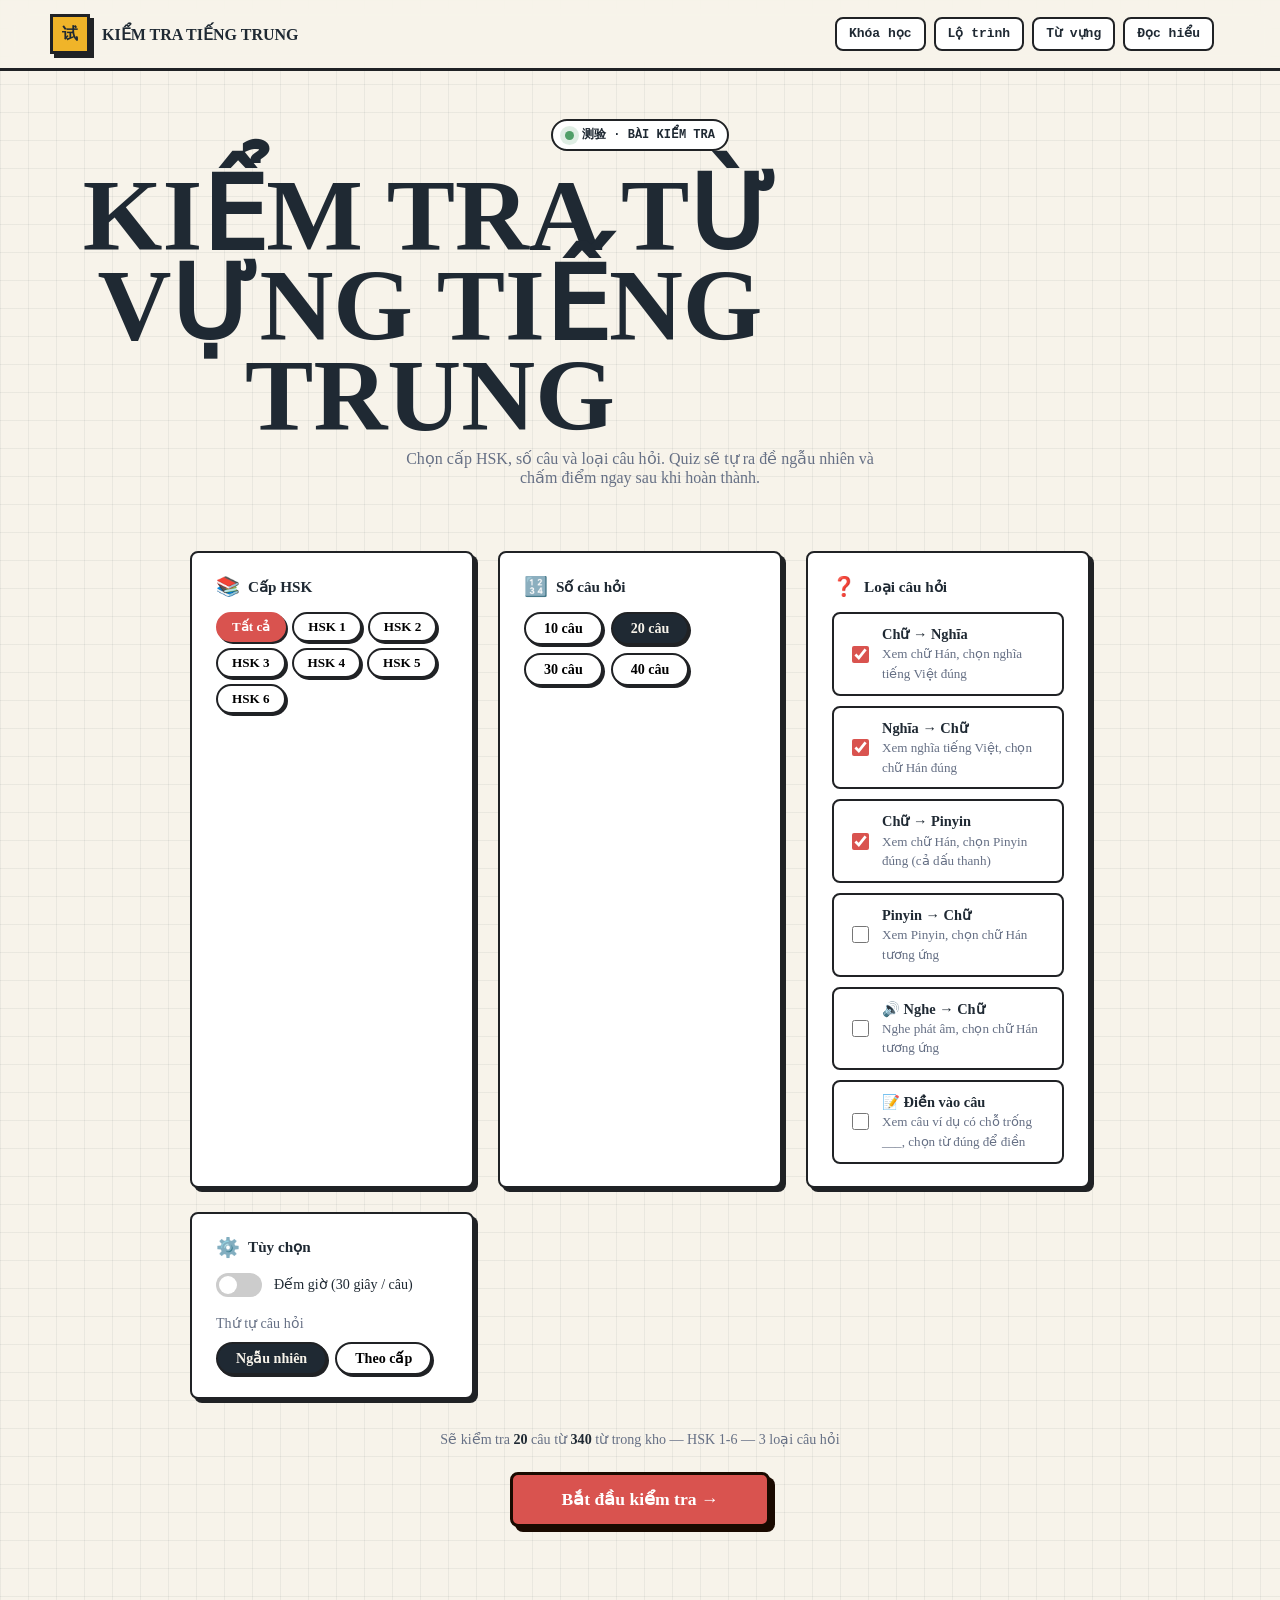
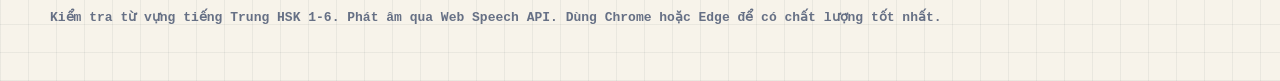
<file: chinese-quiz.html>
<!doctype html>
<html lang="vi">
<head>
  <meta charset="utf-8" />
  <meta name="viewport" content="width=device-width, initial-scale=1" />
  <title>Kiểm tra từ vựng tiếng Trung | Course Learning</title>
  <link rel="stylesheet" href="./assets/css/styles.css" />
  <style>
    :root {
      --cn-red:  #d9534f;
      --cn-gold: #c8922a;
      --cn-dark: #1a0a00;
      --correct: #4caf50;
      --wrong:   #e53935;
    }

    /* ═══════════════ LAYOUT SCREENS ═══════════════ */
    .screen { display: none; }
    .screen.active { display: block; }

    /* ═══════════════ SETUP SCREEN ═══════════════ */
    .setup-hero {
      padding: 48px 0 32px;
      text-align: center;
    }
    .setup-hero h1 { margin-bottom: 8px; }
    .setup-hero p  { color: var(--muted); max-width: 500px; margin: 0 auto 32px; }

    .setup-grid {
      display: grid;
      grid-template-columns: repeat(auto-fit, minmax(280px, 1fr));
      gap: 24px;
      max-width: 900px;
      margin: 0 auto 32px;
    }
    .setup-card {
      border: 2px solid var(--line);
      box-shadow: 4px 4px 0 var(--line);
      background: #fff;
      border-radius: var(--radius);
      padding: 22px 24px;
    }
    .setup-card h3 {
      margin: 0 0 14px;
      font-size: .95rem;
      display: flex; align-items: center; gap: 8px;
    }
    .setup-card h3 .ico { font-size: 1.2rem; }

    /* level tabs */
    .level-tabs {
      display: flex; flex-wrap: wrap; gap: 6px;
    }
    .level-tab {
      padding: 5px 14px;
      border: 2px solid var(--line);
      background: #fff;
      border-radius: 20px;
      font-size: .82rem; font-weight: 600;
      cursor: pointer;
      box-shadow: 2px 2px 0 var(--line);
      transition: background .12s;
    }
    .level-tab.active { background: var(--cn-red); color: #fff; border-color: var(--cn-red); }
    .level-tab:hover:not(.active) { background: var(--ink); color: var(--paper); }

    /* count pills */
    .count-pills { display: flex; gap: 8px; flex-wrap: wrap; }
    .count-pill {
      padding: 6px 18px;
      border: 2px solid var(--line);
      background: #fff;
      border-radius: 20px;
      font-size: .88rem; font-weight: 600;
      cursor: pointer;
      box-shadow: 2px 2px 0 var(--line);
    }
    .count-pill.active { background: var(--ink); color: var(--paper); }

    /* question type checkboxes */
    .qtype-list { display: flex; flex-direction: column; gap: 10px; }
    .qtype-item {
      display: flex; align-items: center; gap: 10px;
      padding: 10px 14px;
      border: 2px solid var(--line);
      border-radius: var(--radius);
      cursor: pointer;
      background: #fff;
      transition: background .12s;
      user-select: none;
    }
    .qtype-item:hover { background: #f7f3ea; }
    .qtype-item input[type="checkbox"] { width: 17px; height: 17px; accent-color: var(--cn-red); cursor: pointer; }
    .qtype-item label { cursor: pointer; flex: 1; font-size: .88rem; line-height: 1.4; }
    .qtype-item label strong { display: block; font-size: .9rem; }
    .qtype-item label span { color: var(--muted); font-size: .82rem; }

    /* timer toggle */
    .timer-row { display: flex; align-items: center; gap: 12px; }
    .toggle-switch {
      position: relative; width: 46px; height: 24px;
      display: inline-block;
    }
    .toggle-switch input { opacity: 0; width: 0; height: 0; }
    .toggle-knob {
      position: absolute; inset: 0;
      background: #ccc; border-radius: 24px; cursor: pointer;
      transition: background .2s;
    }
    .toggle-knob::before {
      content: "";
      position: absolute;
      width: 18px; height: 18px;
      left: 3px; top: 3px;
      background: #fff; border-radius: 50%;
      transition: transform .2s;
    }
    .toggle-switch input:checked + .toggle-knob { background: var(--cn-red); }
    .toggle-switch input:checked + .toggle-knob::before { transform: translateX(22px); }
    .timer-label { font-size: .88rem; }

    /* difficulty summary */
    .setup-summary {
      text-align: center;
      margin-bottom: 24px;
      font-size: .88rem;
      color: var(--muted);
    }
    .setup-summary strong { color: var(--ink); }

    /* start button */
    .start-btn {
      display: block;
      margin: 0 auto;
      padding: 14px 48px;
      background: var(--cn-red);
      color: #fff;
      border: 3px solid var(--cn-dark);
      border-radius: var(--radius);
      font-size: 1.1rem; font-weight: 700;
      cursor: pointer;
      box-shadow: 5px 5px 0 var(--cn-dark);
      transition: transform .1s, box-shadow .1s;
      font-family: inherit;
    }
    .start-btn:hover:not(:disabled) {
      transform: translate(-2px,-2px);
      box-shadow: 7px 7px 0 var(--cn-dark);
    }
    .start-btn:disabled { opacity: .5; cursor: not-allowed; }
    .start-btn:active { transform: translate(2px,2px); box-shadow: 3px 3px 0 var(--cn-dark); }

    /* ═══════════════ QUIZ SCREEN ═══════════════ */
    .quiz-header {
      position: sticky;
      top: 68px; z-index: 10;
      background: rgba(247,243,234,.96);
      backdrop-filter: blur(8px);
      border-bottom: 2px solid var(--line);
      padding: 10px 0;
    }
    .quiz-header-inner {
      display: flex; align-items: center; gap: 16px;
    }
    .quiz-header .q-counter { font-size: .88rem; color: var(--muted); white-space: nowrap; }
    .quiz-header .q-counter strong { color: var(--ink); }
    .progress-bar {
      flex: 1; height: 8px; background: #e0dcd4;
      border-radius: 4px; overflow: hidden;
      border: 1px solid var(--line);
    }
    .progress-bar-fill {
      height: 100%;
      background: linear-gradient(90deg, var(--cn-red), var(--cn-gold));
      border-radius: 4px;
      transition: width .35s ease;
    }
    .quiz-timer {
      font-size: 1.05rem; font-weight: 700;
      font-variant-numeric: tabular-nums;
      color: var(--ink);
      min-width: 48px; text-align: right;
    }
    .quiz-timer.danger { color: var(--cn-red); animation: blink .6s infinite; }
    @keyframes blink { 50% { opacity: .4; } }

    /* question area */
    .quiz-body { max-width: 680px; margin: 0 auto; padding: 32px 16px 64px; }

    .q-type-badge {
      display: inline-block;
      font-size: .75rem; font-weight: 700;
      padding: 3px 10px;
      border-radius: 12px;
      background: var(--ink); color: var(--paper);
      margin-bottom: 14px;
      text-transform: uppercase; letter-spacing: .05em;
    }

    .q-stimulus {
      border: 3px solid var(--line);
      box-shadow: 5px 5px 0 var(--line);
      background: #fff;
      border-radius: 12px;
      padding: 28px 24px;
      text-align: center;
      margin-bottom: 24px;
    }
    .q-stimulus .hanzi {
      font-family: "Noto Serif SC","SimSun",serif;
      font-size: 5rem; font-weight: 700;
      color: var(--cn-dark); line-height: 1;
    }
    .q-stimulus .pinyin-big {
      font-size: 2rem; font-weight: 700;
      color: var(--cn-red); font-style: italic;
    }
    .q-stimulus .meaning-big {
      font-size: 1.4rem; color: var(--ink); line-height: 1.5;
    }
    .q-stimulus .listen-hint {
      font-size: .85rem; color: var(--muted); margin-top: 10px;
    }
    .listen-btn {
      display: inline-flex; align-items: center; gap: 8px;
      margin-top: 16px;
      padding: 10px 24px;
      border: 2px solid var(--line);
      background: #fff; border-radius: var(--radius);
      font-size: 1rem; font-weight: 600; cursor: pointer;
      box-shadow: 3px 3px 0 var(--line);
    }
    .listen-btn:hover { background: var(--ink); color: var(--paper); }
    .listen-btn.playing { background: var(--cn-red); color: #fff; border-color: var(--cn-red); }

    /* options grid */
    .options-grid {
      display: grid;
      grid-template-columns: 1fr 1fr;
      gap: 12px;
    }
    @media (max-width: 480px) {
      .options-grid { grid-template-columns: 1fr; }
    }

    .option-btn {
      padding: 14px 16px;
      border: 2px solid var(--line);
      background: #fff;
      border-radius: var(--radius);
      font-size: .95rem;
      font-family: inherit;
      cursor: pointer;
      text-align: left;
      box-shadow: 3px 3px 0 var(--line);
      transition: transform .1s, box-shadow .1s, background .15s;
      display: flex; align-items: flex-start; gap: 10px;
      line-height: 1.4;
    }
    .option-btn .opt-key {
      min-width: 24px; height: 24px;
      border: 2px solid var(--line);
      border-radius: 6px;
      display: flex; align-items: center; justify-content: center;
      font-size: .75rem; font-weight: 700;
      background: #f7f3ea;
      flex-shrink: 0;
    }
    .option-btn .opt-zh  { font-family: "Noto Serif SC","SimSun",serif; font-size: 1.4rem; line-height: 1.2; }
    .option-btn .opt-py  { font-style: italic; color: var(--cn-red); font-size: .88rem; }
    .option-btn .opt-vi  { color: var(--muted); font-size: .88rem; }

    .option-btn:hover:not(:disabled):not(.locked) {
      transform: translate(-2px,-2px);
      box-shadow: 5px 5px 0 var(--line);
      background: #f7f3ea;
    }
    .option-btn.correct {
      background: #e8f5e9; border-color: var(--correct);
      box-shadow: 3px 3px 0 var(--correct); color: #1b5e20;
    }
    .option-btn.correct .opt-key { background: var(--correct); color: #fff; border-color: var(--correct); }
    .option-btn.wrong {
      background: #ffebee; border-color: var(--wrong);
      box-shadow: 3px 3px 0 var(--wrong); color: #b71c1c;
    }
    .option-btn.wrong .opt-key { background: var(--wrong); color: #fff; border-color: var(--wrong); }
    .option-btn:disabled, .option-btn.locked { cursor: default; }

    /* feedback bar */
    .feedback-bar {
      display: none;
      margin-top: 20px;
      padding: 14px 18px;
      border-radius: var(--radius);
      border: 2px solid;
      font-size: .92rem; line-height: 1.5;
    }
    .feedback-bar.correct-fb {
      border-color: var(--correct);
      background: #e8f5e9;
      color: #1b5e20;
    }
    .feedback-bar.wrong-fb {
      border-color: var(--wrong);
      background: #ffebee;
      color: #b71c1c;
    }
    .feedback-bar .fb-title { font-weight: 700; margin-bottom: 4px; font-size: 1rem; }

    /* next button */
    .next-btn {
      display: none;
      width: 100%;
      margin-top: 16px;
      padding: 13px;
      background: var(--ink);
      color: var(--paper);
      border: 2px solid var(--line);
      border-radius: var(--radius);
      font-size: .95rem; font-weight: 700;
      cursor: pointer; font-family: inherit;
      box-shadow: 4px 4px 0 var(--line);
    }
    .next-btn:hover { background: var(--cn-red); border-color: var(--cn-red); }

    /* score streak */
    .streak-bar {
      display: flex; gap: 4px; flex-wrap: wrap;
      margin-bottom: 20px;
    }
    .streak-dot {
      width: 18px; height: 18px;
      border-radius: 50%;
      border: 2px solid var(--line);
      background: #e0dcd4;
      transition: background .3s;
    }
    .streak-dot.c { background: var(--correct); border-color: var(--correct); }
    .streak-dot.w { background: var(--wrong);   border-color: var(--wrong); }

    /* ═══════════════ RESULTS SCREEN ═══════════════ */
    .results-body { max-width: 720px; margin: 0 auto; padding: 40px 16px 64px; }

    .score-card {
      border: 3px solid var(--line);
      box-shadow: 6px 6px 0 var(--line);
      background: #fff;
      border-radius: 16px;
      padding: 36px 32px;
      text-align: center;
      margin-bottom: 28px;
    }
    .score-pct {
      font-size: 4.5rem;
      font-weight: 700;
      color: var(--ink);
      line-height: 1;
      margin-bottom: 6px;
    }
    .score-pct.grade-s { color: #4caf50; }
    .score-pct.grade-a { color: var(--cyan); }
    .score-pct.grade-b { color: var(--cn-gold); }
    .score-pct.grade-c { color: var(--cn-red); }
    .score-pct.grade-f { color: #888; }

    .grade-label {
      display: inline-block;
      font-size: 1rem; font-weight: 700;
      padding: 4px 18px;
      border-radius: 20px;
      border: 2px solid;
      margin-bottom: 16px;
    }
    .grade-s { border-color: #4caf50; color: #4caf50; }
    .grade-a { border-color: var(--cyan); color: var(--cyan); }
    .grade-b { border-color: var(--cn-gold); color: var(--cn-gold); }
    .grade-c { border-color: var(--cn-red); color: var(--cn-red); }
    .grade-f { border-color: #888; color: #888; }

    .score-sub { font-size: .95rem; color: var(--muted); }
    .score-sub strong { color: var(--ink); }

    .stats-row {
      display: flex; justify-content: center; gap: 32px;
      margin-top: 20px;
      flex-wrap: wrap;
    }
    .stat-item { text-align: center; }
    .stat-item .num { font-size: 1.8rem; font-weight: 700; }
    .stat-item .lbl { font-size: .78rem; color: var(--muted); text-transform: uppercase; letter-spacing: .05em; }
    .stat-item.correct .num { color: var(--correct); }
    .stat-item.wrong .num   { color: var(--wrong); }

    /* result actions */
    .result-actions {
      display: flex; gap: 10px; flex-wrap: wrap;
      justify-content: center;
      margin-bottom: 32px;
    }
    .res-btn {
      padding: 10px 24px;
      border: 2px solid var(--line);
      border-radius: var(--radius);
      font-size: .9rem; font-weight: 600;
      cursor: pointer; font-family: inherit;
      box-shadow: 3px 3px 0 var(--line);
      background: #fff;
    }
    .res-btn:hover { background: var(--ink); color: var(--paper); }
    .res-btn.primary { background: var(--cn-red); color: #fff; border-color: var(--cn-red); }
    .res-btn.primary:hover { background: #b73330; }

    /* wrong answers list */
    .wrong-section h2 {
      font-size: 1.1rem; margin-bottom: 14px;
      display: flex; align-items: center; gap: 8px;
    }
    .wrong-list { display: flex; flex-direction: column; gap: 10px; }
    .wrong-item {
      border: 2px solid var(--line);
      box-shadow: 3px 3px 0 var(--line);
      background: #fff;
      border-radius: var(--radius);
      padding: 14px 18px;
      display: grid;
      grid-template-columns: auto 1fr auto;
      align-items: center; gap: 14px;
    }
    .wrong-item .wi-zh {
      font-family: "Noto Serif SC","SimSun",serif;
      font-size: 2rem; font-weight: 700;
      color: var(--cn-dark);
    }
    .wrong-item .wi-info { font-size: .88rem; line-height: 1.6; }
    .wrong-item .wi-info .wi-py  { color: var(--cn-red); font-style: italic; font-weight: 600; }
    .wrong-item .wi-info .wi-vi  { color: var(--muted); }
    .wrong-item .wi-info .wi-your{ color: var(--wrong); font-size: .82rem; }
    .wrong-item .wi-speak {
      background: none; border: none; font-size: 1.4rem; cursor: pointer;
      padding: 4px 6px; border-radius: 6px;
    }
    .wrong-item .wi-speak:hover { background: #f7f3ea; }

    /* type breakdown */
    .breakdown-grid {
      display: grid;
      grid-template-columns: repeat(auto-fill, minmax(200px, 1fr));
      gap: 12px;
      margin-bottom: 24px;
    }
    .breakdown-card {
      border: 2px solid var(--line);
      box-shadow: 3px 3px 0 var(--line);
      background: #fff;
      border-radius: var(--radius);
      padding: 14px 16px;
    }
    .breakdown-card h4 { margin: 0 0 6px; font-size: .85rem; color: var(--muted); }
    .bd-row { display: flex; align-items: center; gap: 8px; }
    .bd-bar { flex: 1; height: 6px; background: #e0dcd4; border-radius: 3px; overflow: hidden; }
    .bd-fill { height: 100%; border-radius: 3px; background: var(--correct); }
    .bd-pct { font-size: .82rem; font-weight: 700; }

    /* all correct celebration */
    .celebration {
      font-size: 3rem;
      text-align: center;
      margin: 8px 0;
      animation: pop .5s ease;
    }
    @keyframes pop {
      0% { transform: scale(.5); opacity:0; }
      70% { transform: scale(1.2); }
      100% { transform: scale(1); opacity:1; }
    }
  </style>
</head>
<body>

<header class="topbar">
  <div class="shell topbar-inner">
    <a class="brand" href="./chinese-vocab.html" aria-label="Từ vựng tiếng Trung">
      <span class="mark">试</span>
      <span>Kiểm tra tiếng Trung</span>
    </a>
    <nav class="nav">
      <a href="./index.html#courses">Khóa học</a>
      <a href="./chinese.html#roadmap">Lộ trình</a>
      <a href="./chinese-vocab.html">Từ vựng</a>
      <a href="./chinese-reading.html">Đọc hiểu</a>
    </nav>
  </div>
</header>

<!-- ══════════════════════════════════════════
     SCREEN 1: SETUP
══════════════════════════════════════════ -->
<div id="screenSetup" class="screen active">
  <div class="shell">
    <div class="setup-hero">
      <div class="eyebrow"><span class="pulse"></span><span>测验 · Bài kiểm tra</span></div>
      <h1>Kiểm tra từ vựng tiếng Trung</h1>
      <p>Chọn cấp HSK, số câu và loại câu hỏi. Quiz sẽ tự ra đề ngẫu nhiên và chấm điểm ngay sau khi hoàn thành.</p>
    </div>

    <div class="setup-grid">

      <!-- Card 1: Level -->
      <div class="setup-card">
        <h3><span class="ico">📚</span> Cấp HSK</h3>
        <div class="level-tabs" id="levelTabs">
          <button class="level-tab active" data-level="0">Tất cả</button>
          <button class="level-tab" data-level="1">HSK 1</button>
          <button class="level-tab" data-level="2">HSK 2</button>
          <button class="level-tab" data-level="3">HSK 3</button>
          <button class="level-tab" data-level="4">HSK 4</button>
          <button class="level-tab" data-level="5">HSK 5</button>
          <button class="level-tab" data-level="6">HSK 6</button>
        </div>
      </div>

      <!-- Card 2: Count -->
      <div class="setup-card">
        <h3><span class="ico">🔢</span> Số câu hỏi</h3>
        <div class="count-pills" id="countPills">
          <button class="count-pill" data-count="10">10 câu</button>
          <button class="count-pill active" data-count="20">20 câu</button>
          <button class="count-pill" data-count="30">30 câu</button>
          <button class="count-pill" data-count="40">40 câu</button>
        </div>
      </div>

      <!-- Card 3: Question types -->
      <div class="setup-card">
        <h3><span class="ico">❓</span> Loại câu hỏi</h3>
        <div class="qtype-list" id="qtypeList">
          <label class="qtype-item">
            <input type="checkbox" value="zh2vi" checked />
            <label>
              <strong>Chữ → Nghĩa</strong>
              <span>Xem chữ Hán, chọn nghĩa tiếng Việt đúng</span>
            </label>
          </label>
          <label class="qtype-item">
            <input type="checkbox" value="vi2zh" checked />
            <label>
              <strong>Nghĩa → Chữ</strong>
              <span>Xem nghĩa tiếng Việt, chọn chữ Hán đúng</span>
            </label>
          </label>
          <label class="qtype-item">
            <input type="checkbox" value="zh2py" checked />
            <label>
              <strong>Chữ → Pinyin</strong>
              <span>Xem chữ Hán, chọn Pinyin đúng (cả dấu thanh)</span>
            </label>
          </label>
          <label class="qtype-item">
            <input type="checkbox" value="py2zh" />
            <label>
              <strong>Pinyin → Chữ</strong>
              <span>Xem Pinyin, chọn chữ Hán tương ứng</span>
            </label>
          </label>
          <label class="qtype-item">
            <input type="checkbox" value="listen" />
            <label>
              <strong>🔊 Nghe → Chữ</strong>
              <span>Nghe phát âm, chọn chữ Hán tương ứng</span>
            </label>
          </label>
          <label class="qtype-item">
            <input type="checkbox" value="sentence" />
            <label>
              <strong>📝 Điền vào câu</strong>
              <span>Xem câu ví dụ có chỗ trống ___, chọn từ đúng để điền</span>
            </label>
          </label>
        </div>
      </div>

      <!-- Card 4: Options -->
      <div class="setup-card">
        <h3><span class="ico">⚙️</span> Tùy chọn</h3>

        <div style="margin-bottom:18px">
          <div class="timer-row">
            <label class="toggle-switch">
              <input type="checkbox" id="timerToggle" />
              <span class="toggle-knob"></span>
            </label>
            <span class="timer-label">Đếm giờ (30 giây / câu)</span>
          </div>
        </div>

        <div>
          <p style="margin:0 0 10px;font-size:.88rem;color:var(--muted)">Thứ tự câu hỏi</p>
          <div class="count-pills">
            <button class="count-pill active" data-order="random">Ngẫu nhiên</button>
            <button class="count-pill" data-order="level">Theo cấp</button>
          </div>
        </div>
      </div>
    </div>

    <p class="setup-summary" id="setupSummary"></p>
    <button class="start-btn" id="startBtn">Bắt đầu kiểm tra →</button>
    <div style="height:48px"></div>
  </div>
</div>

<!-- ══════════════════════════════════════════
     SCREEN 2: QUIZ
══════════════════════════════════════════ -->
<div id="screenQuiz" class="screen">

  <div class="quiz-header">
    <div class="shell quiz-header-inner">
      <span class="q-counter"><strong id="qCurrent">1</strong> / <span id="qTotal">20</span></span>
      <div class="progress-bar">
        <div class="progress-bar-fill" id="qProgress" style="width:0%"></div>
      </div>
      <div class="quiz-timer" id="quizTimer" style="display:none">0:30</div>
      <button class="fc-ctrl-btn" id="quitBtn" style="font-size:.8rem;padding:4px 12px">✕ Thoát</button>
    </div>
  </div>

  <div class="quiz-body">
    <div class="streak-bar" id="streakBar"></div>

    <div class="q-type-badge" id="qTypeBadge">Chữ → Nghĩa</div>

    <div class="q-stimulus" id="qStimulus">
      <!-- filled by JS -->
    </div>

    <div class="options-grid" id="optionsGrid">
      <!-- filled by JS -->
    </div>

    <div class="feedback-bar" id="feedbackBar"></div>
    <button class="next-btn" id="nextBtn">Câu tiếp theo →</button>
  </div>
</div>

<!-- ══════════════════════════════════════════
     SCREEN 3: RESULTS
══════════════════════════════════════════ -->
<div id="screenResults" class="screen">
  <div class="results-body">

    <div class="score-card">
      <div class="celebration" id="celebration"></div>
      <div class="score-pct" id="scorePct">—</div>
      <div><span class="grade-label" id="gradeLabel">—</span></div>
      <p class="score-sub" id="scoreSub"></p>
      <div class="stats-row">
        <div class="stat-item correct">
          <div class="num" id="statCorrect">0</div>
          <div class="lbl">Đúng</div>
        </div>
        <div class="stat-item wrong">
          <div class="num" id="statWrong">0</div>
          <div class="lbl">Sai</div>
        </div>
        <div class="stat-item">
          <div class="num" id="statTime">—</div>
          <div class="lbl">Thời gian</div>
        </div>
        <div class="stat-item">
          <div class="num" id="statStreak">0</div>
          <div class="lbl">Streak dài nhất</div>
        </div>
      </div>
    </div>

    <!-- Breakdown by type -->
    <div class="breakdown-grid" id="breakdownGrid"></div>

    <!-- Actions -->
    <div class="result-actions">
      <button class="res-btn primary" id="retryBtn">↺ Làm lại bộ này</button>
      <button class="res-btn" id="retryWrongBtn">⚠ Ôn từ sai</button>
      <button class="res-btn" id="newQuizBtn">+ Bài mới</button>
      <a class="res-btn" href="./chinese-vocab.html">← Từ vựng</a>
    </div>

    <!-- Wrong answers -->
    <div class="wrong-section" id="wrongSection" style="display:none">
      <h2>📋 Từ làm sai (<span id="wrongCount">0</span>)</h2>
      <div class="wrong-list" id="wrongList"></div>
    </div>

  </div>
</div>

<footer class="shell footer">Kiểm tra từ vựng tiếng Trung HSK 1-6. Phát âm qua Web Speech API. Dùng Chrome hoặc Edge để có chất lượng tốt nhất.</footer>

<!-- Load shared data for example sentences -->
<script src="./assets/data/chinese-data.js"></script>
<script>
/* ═══════════════════════════════════════════════════
   VOCABULARY DATA  (same as chinese-vocab.html)
   [hanzi, pinyin, meaning_vi, hsk_level, category]
═══════════════════════════════════════════════════ */
const WORDS = [
["爱","ài","yêu thương",1,"cảm xúc"],
["八","bā","tám (số 8)",1,"số đếm"],
["爸爸","bàba","bố / cha",1,"gia đình"],
["杯子","bēizi","cái cốc / ly",1,"đồ vật"],
["北京","Běijīng","Bắc Kinh",1,"địa danh"],
["本","běn","cuốn (lượng từ sách)",1,"lượng từ"],
["不","bù","không (phủ định)",1,"ngữ pháp"],
["不客气","bú kèqi","không có gì (đáp cảm ơn)",1,"giao tiếp"],
["菜","cài","rau / món ăn",1,"ẩm thực"],
["茶","chá","trà",1,"ẩm thực"],
["吃","chī","ăn",1,"hành động"],
["出租车","chūzūchē","xe taxi",1,"giao thông"],
["打电话","dǎ diànhuà","gọi điện thoại",1,"hành động"],
["大","dà","lớn / to",1,"tính từ"],
["的","de","của (trợ từ sở hữu)",1,"ngữ pháp"],
["电脑","diànnǎo","máy tính",1,"công nghệ"],
["电视","diànshì","ti vi / tivi",1,"đồ vật"],
["电影","diànyǐng","phim điện ảnh",1,"giải trí"],
["东西","dōngxi","đồ vật / thứ gì đó",1,"đồ vật"],
["都","dōu","đều / tất cả",1,"ngữ pháp"],
["读","dú","đọc",1,"hành động"],
["对不起","duìbuqǐ","xin lỗi",1,"giao tiếp"],
["多","duō","nhiều",1,"tính từ"],
["多少","duōshao","bao nhiêu",1,"câu hỏi"],
["儿子","érzi","con trai",1,"gia đình"],
["飞机","fēijī","máy bay",1,"giao thông"],
["高兴","gāoxìng","vui mừng / vui vẻ",1,"cảm xúc"],
["个","gè","cái / người (lượng từ chung)",1,"lượng từ"],
["工作","gōngzuò","công việc / làm việc",1,"công việc"],
["狗","gǒu","con chó",1,"động vật"],
["汉语","Hànyǔ","tiếng Trung / tiếng Hán",1,"ngôn ngữ"],
["好","hǎo","tốt / được",1,"tính từ"],
["喝","hē","uống",1,"hành động"],
["和","hé","và / cùng với",1,"ngữ pháp"],
["很","hěn","rất",1,"ngữ pháp"],
["回","huí","quay về / về",1,"hành động"],
["会","huì","biết làm / sẽ",1,"ngữ pháp"],
["几","jǐ","mấy / vài",1,"câu hỏi"],
["家","jiā","nhà / gia đình",1,"gia đình"],
["叫","jiào","được gọi là / gọi",1,"hành động"],
["今天","jīntiān","hôm nay",1,"thời gian"],
["来","lái","đến / lại",1,"hành động"],
["老师","lǎoshī","giáo viên / thầy cô",1,"nghề nghiệp"],
["冷","lěng","lạnh",1,"thời tiết"],
["妈妈","māma","mẹ / má",1,"gia đình"],
["没关系","méiguānxi","không sao / không có gì",1,"giao tiếp"],
["没有","méiyǒu","không có",1,"ngữ pháp"],
["哪","nǎ","nào / đâu",1,"câu hỏi"],
["那","nà","đó / kia",1,"ngữ pháp"],
["能","néng","có thể / được phép",1,"ngữ pháp"],
["你","nǐ","bạn / anh / chị",1,"đại từ"],
["年","nián","năm",1,"thời gian"],
["女儿","nǚ'ér","con gái",1,"gia đình"],
["朋友","péngyou","bạn bè",1,"xã hội"],
["漂亮","piàoliang","đẹp / xinh",1,"tính từ"],
["苹果","píngguǒ","quả táo",1,"ẩm thực"],
["去","qù","đi (đến nơi nào đó)",1,"hành động"],
["热","rè","nóng",1,"thời tiết"],
["人","rén","người",1,"con người"],
["认识","rènshi","quen biết / nhận ra",1,"hành động"],
["三","sān","ba (số 3)",1,"số đếm"],
["商店","shāngdiàn","cửa hàng",1,"địa điểm"],
["谁","shéi","ai",1,"câu hỏi"],
["什么","shénme","cái gì / điều gì",1,"câu hỏi"],
["是","shì","là",1,"ngữ pháp"],
["书","shū","sách",1,"đồ vật"],
["水","shuǐ","nước",1,"ẩm thực"],
["睡觉","shuìjiào","ngủ",1,"hành động"],
["说话","shuōhuà","nói chuyện",1,"hành động"],
["他","tā","anh ấy / nó (nam)",1,"đại từ"],
["她","tā","cô ấy (nữ)",1,"đại từ"],
["太","tài","quá / quá lắm",1,"ngữ pháp"],
["天气","tiānqì","thời tiết",1,"thời tiết"],
["听","tīng","nghe",1,"hành động"],
["同学","tóngxué","bạn học / bạn cùng lớp",1,"xã hội"],
["我","wǒ","tôi / mình",1,"đại từ"],
["我们","wǒmen","chúng tôi / chúng ta",1,"đại từ"],
["下雨","xià yǔ","trời mưa",1,"thời tiết"],
["现在","xiànzài","bây giờ / hiện tại",1,"thời gian"],
["想","xiǎng","muốn / nghĩ",1,"hành động"],
["小","xiǎo","nhỏ / bé",1,"tính từ"],
["写","xiě","viết",1,"hành động"],
["谢谢","xièxie","cảm ơn",1,"giao tiếp"],
["学生","xuésheng","học sinh / sinh viên",1,"xã hội"],
["学习","xuéxí","học tập",1,"hành động"],
["学校","xuéxiào","trường học",1,"địa điểm"],
["衣服","yīfu","quần áo",1,"đồ vật"],
["医生","yīshēng","bác sĩ",1,"nghề nghiệp"],
["医院","yīyuàn","bệnh viện",1,"địa điểm"],
["有","yǒu","có",1,"ngữ pháp"],
["再见","zàijiàn","tạm biệt",1,"giao tiếp"],
["在","zài","đang ở / đang làm",1,"ngữ pháp"],
["怎么","zěnme","như thế nào / làm sao",1,"câu hỏi"],
["这","zhè","đây / này",1,"ngữ pháp"],
["中国","Zhōngguó","Trung Quốc",1,"địa danh"],
["中午","zhōngwǔ","buổi trưa",1,"thời gian"],
["住","zhù","ở / cư trú",1,"hành động"],
["桌子","zhuōzi","cái bàn",1,"đồ vật"],
["做","zuò","làm / nấu",1,"hành động"],
["白","bái","màu trắng",2,"màu sắc"],
["帮助","bāngzhù","giúp đỡ",2,"hành động"],
["报纸","bàozhǐ","báo giấy",2,"đồ vật"],
["比","bǐ","hơn / so với",2,"ngữ pháp"],
["别","bié","đừng / khác",2,"ngữ pháp"],
["宾馆","bīnguǎn","khách sạn",2,"địa điểm"],
["长","cháng","dài",2,"tính từ"],
["唱歌","chànggē","hát (bài hát)",2,"hành động"],
["穿","chuān","mặc / đi (giày)",2,"hành động"],
["次","cì","lần",2,"lượng từ"],
["从","cóng","từ (xuất phát)",2,"ngữ pháp"],
["错","cuò","sai / lỗi",2,"tính từ"],
["但是","dànshì","nhưng / tuy nhiên",2,"ngữ pháp"],
["到","dào","đến / tới",2,"hành động"],
["等","děng","chờ / đợi",2,"hành động"],
["弟弟","dìdi","em trai",2,"gia đình"],
["懂","dǒng","hiểu",2,"hành động"],
["对","duì","đúng / phải",2,"tính từ"],
["房间","fángjiān","phòng (ở)",2,"địa điểm"],
["非常","fēicháng","rất / vô cùng",2,"ngữ pháp"],
["服务员","fúwùyuán","nhân viên phục vụ",2,"nghề nghiệp"],
["高","gāo","cao",2,"tính từ"],
["告诉","gàosu","nói cho biết / thông báo",2,"hành động"],
["哥哥","gēge","anh trai",2,"gia đình"],
["给","gěi","cho / đưa / tặng",2,"hành động"],
["贵","guì","đắt / quý",2,"tính từ"],
["过","guò","qua / đã trải qua",2,"ngữ pháp"],
["还","hái","còn / vẫn / nữa",2,"ngữ pháp"],
["黑","hēi","màu đen",2,"màu sắc"],
["红","hóng","màu đỏ",2,"màu sắc"],
["欢迎","huānyíng","chào mừng",2,"giao tiếp"],
["黄","huáng","màu vàng",2,"màu sắc"],
["机场","jīchǎng","sân bay",2,"giao thông"],
["进","jìn","vào / đi vào",2,"hành động"],
["近","jìn","gần",2,"tính từ"],
["就","jiù","thì / liền / chỉ",2,"ngữ pháp"],
["觉得","juéde","cảm thấy / cho rằng",2,"hành động"],
["可以","kěyǐ","có thể / được phép",2,"ngữ pháp"],
["快","kuài","nhanh",2,"tính từ"],
["离","lí","cách (khoảng cách)",2,"ngữ pháp"],
["卖","mài","bán",2,"hành động"],
["慢","màn","chậm",2,"tính từ"],
["忙","máng","bận rộn",2,"tính từ"],
["帽子","màozi","cái mũ",2,"đồ vật"],
["男","nán","nam / đàn ông",2,"con người"],
["女","nǚ","nữ / phụ nữ",2,"con người"],
["旁边","pángbiān","bên cạnh",2,"phương hướng"],
["便宜","piányí","rẻ",2,"tính từ"],
["票","piào","vé / phiếu",2,"đồ vật"],
["起床","qǐchuáng","thức dậy / dậy",2,"hành động"],
["让","ràng","để / cho phép / bảo",2,"ngữ pháp"],
["身体","shēntǐ","cơ thể / sức khỏe",2,"sức khỏe"],
["生病","shēngbìng","bị ốm / bệnh",2,"sức khỏe"],
["时间","shíjiān","thời gian",2,"thời gian"],
["手机","shǒujī","điện thoại di động",2,"công nghệ"],
["说","shuō","nói",2,"hành động"],
["送","sòng","gửi / tặng / đưa",2,"hành động"],
["虽然","suīrán","mặc dù / tuy",2,"ngữ pháp"],
["所以","suǒyǐ","vì vậy / nên",2,"ngữ pháp"],
["跳舞","tiàowǔ","nhảy múa",2,"hành động"],
["玩","wán","chơi / vui chơi",2,"hành động"],
["晚上","wǎnshàng","buổi tối",2,"thời gian"],
["问","wèn","hỏi",2,"hành động"],
["小时","xiǎoshí","giờ (đơn vị thời gian)",2,"thời gian"],
["新","xīn","mới",2,"tính từ"],
["休息","xiūxi","nghỉ ngơi",2,"hành động"],
["雪","xuě","tuyết",2,"thời tiết"],
["颜色","yánsè","màu sắc",2,"tính từ"],
["已经","yǐjīng","đã (rồi)",2,"ngữ pháp"],
["一起","yīqǐ","cùng nhau",2,"ngữ pháp"],
["因为","yīnwèi","vì / bởi vì",2,"ngữ pháp"],
["游泳","yóuyǒng","bơi lội",2,"thể thao"],
["鱼","yú","cá",2,"ẩm thực"],
["远","yuǎn","xa",2,"tính từ"],
["运动","yùndòng","vận động / thể thao",2,"thể thao"],
["知道","zhīdào","biết",2,"hành động"],
["准备","zhǔnbèi","chuẩn bị",2,"hành động"],
["坐","zuò","ngồi / ngồi (phương tiện)",2,"hành động"],
["昨天","zuótiān","hôm qua",2,"thời gian"],
["把","bǎ","cầm / cấu trúc bǎ",3,"ngữ pháp"],
["被","bèi","bị (câu bị động)",3,"ngữ pháp"],
["变化","biànhuà","thay đổi / sự thay đổi",3,"trạng thái"],
["餐厅","cāntīng","nhà hàng / căng tin",3,"địa điểm"],
["城市","chéngshì","thành phố",3,"địa điểm"],
["除了","chúle","ngoài ra / trừ",3,"ngữ pháp"],
["地方","dìfang","địa phương / nơi chốn",3,"địa điểm"],
["地铁","dìtiě","tàu điện ngầm / metro",3,"giao thông"],
["动物","dòngwù","động vật",3,"thiên nhiên"],
["发现","fāxiàn","phát hiện / tìm ra",3,"hành động"],
["方便","fāngbiàn","tiện lợi / thuận tiện",3,"tính từ"],
["附近","fùjìn","gần đây / vùng lân cận",3,"địa điểm"],
["干净","gānjìng","sạch sẽ",3,"tính từ"],
["感冒","gǎnmào","cảm cúm / bị cảm",3,"sức khỏe"],
["公司","gōngsī","công ty",3,"công việc"],
["关系","guānxi","quan hệ / liên quan",3,"xã hội"],
["故事","gùshi","câu chuyện",3,"văn hóa"],
["害怕","hàipà","sợ hãi / sợ",3,"cảm xúc"],
["还是","háishi","hay là / vẫn còn",3,"ngữ pháp"],
["环境","huánjìng","môi trường / hoàn cảnh",3,"xã hội"],
["活动","huódòng","hoạt động / phong trào",3,"xã hội"],
["节日","jiérì","ngày lễ / lễ hội",3,"văn hóa"],
["渴","kě","khát (nước)",3,"cảm giác"],
["空调","kōngtiáo","máy điều hòa",3,"đồ vật"],
["历史","lìshǐ","lịch sử",3,"văn hóa"],
["楼","lóu","tầng lầu / tòa nhà",3,"địa điểm"],
["旅游","lǚyóu","du lịch",3,"giải trí"],
["满意","mǎnyì","hài lòng / thỏa mãn",3,"cảm xúc"],
["明白","míngbai","hiểu rõ / rõ ràng",3,"hành động"],
["难","nán","khó / gian nan",3,"tính từ"],
["奶奶","nǎinai","bà nội",3,"gia đình"],
["年轻","niánqīng","trẻ (tuổi)",3,"tính từ"],
["普通话","pǔtōnghuà","tiếng Phổ thông / tiếng Quan thoại",3,"ngôn ngữ"],
["如果","rúguǒ","nếu",3,"ngữ pháp"],
["声音","shēngyīn","âm thanh / giọng nói",3,"giác quan"],
["特别","tèbié","đặc biệt",3,"tính từ"],
["同事","tóngshì","đồng nghiệp",3,"công việc"],
["图书馆","túshūguǎn","thư viện",3,"địa điểm"],
["突然","tūrán","đột nhiên / bất ngờ",3,"trạng thái"],
["外国","wàiguó","nước ngoài",3,"địa danh"],
["网站","wǎngzhàn","trang web / website",3,"công nghệ"],
["相信","xiāngxìn","tin tưởng / tin",3,"hành động"],
["新鲜","xīnxiān","tươi mới / tươi (thức ăn)",3,"tính từ"],
["选择","xuǎnzé","lựa chọn",3,"hành động"],
["严重","yánzhòng","nghiêm trọng / trầm trọng",3,"tính từ"],
["一般","yībān","thông thường / bình thường",3,"tính từ"],
["以后","yǐhòu","sau này / sau đó",3,"thời gian"],
["以前","yǐqián","trước đây / trước đó",3,"thời gian"],
["意思","yìsi","ý nghĩa / ý muốn",3,"ngôn ngữ"],
["有名","yǒumíng","nổi tiếng",3,"tính từ"],
["愿意","yuànyì","sẵn lòng / muốn",3,"cảm xúc"],
["只","zhǐ","chỉ / chỉ là",3,"ngữ pháp"],
["终于","zhōngyú","cuối cùng / rốt cuộc",3,"ngữ pháp"],
["重要","zhòngyào","quan trọng",3,"tính từ"],
["自己","zìjǐ","bản thân / tự mình",3,"đại từ"],
["总是","zǒngshì","luôn luôn",3,"ngữ pháp"],
["最","zuì","nhất (cực độ)",3,"ngữ pháp"],
["作业","zuòyè","bài tập về nhà",3,"học tập"],
["爱好","àihào","sở thích",4,"xã hội"],
["保护","bǎohù","bảo vệ",4,"hành động"],
["保证","bǎozhèng","đảm bảo / bảo đảm",4,"hành động"],
["表达","biǎodá","biểu đạt / diễn đạt",4,"hành động"],
["竟然","jìngrán","thật ra / không ngờ",4,"ngữ pháp"],
["成功","chénggōng","thành công",4,"công việc"],
["聪明","cōngming","thông minh",4,"tính từ"],
["打算","dǎsuan","dự tính / định",4,"hành động"],
["担心","dānxīn","lo lắng / lo ngại",4,"cảm xúc"],
["到底","dàodǐ","rốt cuộc / đến đáy",4,"ngữ pháp"],
["独立","dúlì","độc lập",4,"tính từ"],
["发展","fāzhǎn","phát triển",4,"trạng thái"],
["复杂","fùzá","phức tạp",4,"tính từ"],
["感情","gǎnqíng","tình cảm / cảm tình",4,"cảm xúc"],
["观点","guāndiǎn","quan điểm",4,"ngôn ngữ"],
["互联网","hùliánwǎng","internet / mạng internet",4,"công nghệ"],
["积极","jījí","tích cực / chủ động",4,"tính từ"],
["建议","jiànyì","đề nghị / kiến nghị",4,"hành động"],
["经济","jīngjì","kinh tế",4,"kinh tế"],
["经验","jīngyàn","kinh nghiệm",4,"danh từ"],
["紧张","jǐnzhāng","căng thẳng / hồi hộp",4,"cảm xúc"],
["举行","jǔxíng","tổ chức (sự kiện)",4,"hành động"],
["科学","kēxué","khoa học",4,"học thuật"],
["了解","liǎojiě","hiểu rõ / tìm hiểu",4,"hành động"],
["礼貌","lǐmào","lịch sự / phép lịch sự",4,"tính từ"],
["麻烦","máfan","phiền phức / làm phiền",4,"tính từ"],
["目标","mùbiāo","mục tiêu",4,"danh từ"],
["努力","nǔlì","cố gắng / nỗ lực",4,"tính từ"],
["其实","qíshí","thật ra / thực ra",4,"ngữ pháp"],
["轻松","qīngsōng","nhẹ nhàng / thoải mái",4,"tính từ"],
["如何","rúhé","như thế nào / làm thế nào",4,"câu hỏi"],
["社会","shèhuì","xã hội",4,"xã hội"],
["适合","shìhé","phù hợp / thích hợp",4,"tính từ"],
["态度","tàidu","thái độ",4,"danh từ"],
["文化","wénhuà","văn hóa",4,"văn hóa"],
["兴趣","xìngqù","sự hứng thú / sở thích",4,"danh từ"],
["幸福","xìngfú","hạnh phúc",4,"cảm xúc"],
["需要","xūyào","cần / cần thiết",4,"hành động"],
["研究","yánjiū","nghiên cứu",4,"học thuật"],
["要求","yāoqiú","yêu cầu",4,"hành động"],
["影响","yǐngxiǎng","ảnh hưởng",4,"hành động"],
["优秀","yōuxiù","xuất sắc / ưu tú",4,"tính từ"],
["原来","yuánlái","hóa ra / ban đầu",4,"ngữ pháp"],
["增加","zēngjiā","tăng thêm / tăng lên",4,"hành động"],
["责任","zérèn","trách nhiệm",4,"danh từ"],
["背景","bèijǐng","bối cảnh / nền",5,"danh từ"],
["比较","bǐjiào","so sánh / khá là",5,"hành động"],
["彻底","chèdǐ","triệt để / hoàn toàn",5,"tính từ"],
["成就","chéngjiù","thành tựu / thành quả",5,"danh từ"],
["创造","chuàngzào","sáng tạo / tạo ra",5,"hành động"],
["代表","dàibiǎo","đại diện / đại biểu",5,"danh từ"],
["当然","dāngrán","dĩ nhiên / tất nhiên",5,"ngữ pháp"],
["导致","dǎozhì","dẫn đến / gây ra",5,"hành động"],
["丰富","fēngfù","phong phú",5,"tính từ"],
["个性","gèxìng","cá tính / tính cách",5,"con người"],
["观察","guānchá","quan sát",5,"hành động"],
["获得","huòdé","đạt được / thu được",5,"hành động"],
["即使","jíshǐ","dù / mặc dù",5,"ngữ pháp"],
["价值","jiàzhí","giá trị",5,"danh từ"],
["建立","jiànlì","thiết lập / xây dựng",5,"hành động"],
["交流","jiāoliú","giao lưu / trao đổi",5,"hành động"],
["接受","jiēshòu","tiếp nhận / chấp nhận",5,"hành động"],
["结论","jiélùn","kết luận",5,"học thuật"],
["解决","jiějué","giải quyết",5,"hành động"],
["竞争","jìngzhēng","cạnh tranh",5,"kinh tế"],
["客观","kèguān","khách quan",5,"tính từ"],
["理解","lǐjiě","lý giải / thông cảm",5,"hành động"],
["利用","lìyòng","lợi dụng / tận dụng",5,"hành động"],
["面临","miànlín","đối mặt với / đứng trước",5,"hành động"],
["目的","mùdì","mục đích",5,"danh từ"],
["内容","nèiróng","nội dung",5,"danh từ"],
["判断","pànduan","phán đoán / nhận xét",5,"hành động"],
["强调","qiángdiào","nhấn mạnh",5,"hành động"],
["人工智能","réngōng zhìnéng","trí tuệ nhân tạo",5,"công nghệ"],
["认为","rènwéi","cho rằng / nghĩ rằng",5,"hành động"],
["实现","shíxiàn","thực hiện / đạt được",5,"hành động"],
["适应","shìyìng","thích nghi / thích ứng",5,"hành động"],
["传统","chuántǒng","truyền thống",6,"văn hóa"],
["道德","dàodé","đạo đức",6,"văn hóa"],
["典型","diǎnxíng","điển hình / đặc trưng",6,"học thuật"],
["反思","fǎnsī","phản tư / suy nghĩ lại",6,"học thuật"],
["构建","gòujiàn","xây dựng / kiến tạo",6,"hành động"],
["和谐","héxié","hòa hợp / hài hòa",6,"xã hội"],
["可持续","kě chíxù","bền vững",6,"thiên nhiên"],
["论述","lùnshù","luận thuật / trình bày luận điểm",6,"học thuật"],
["民主","mínzhǔ","dân chủ",6,"xã hội"],
["批判","pīpàn","phê phán / phê bình",6,"học thuật"],
["权利","quánlì","quyền lợi",6,"xã hội"],
["认同","rèntóng","đồng nhất / tán thành",6,"xã hội"],
["深刻","shēnkè","sâu sắc",6,"tính từ"],
["生态","shēngtài","sinh thái",6,"thiên nhiên"],
["思想","sīxiǎng","tư tưởng / ý tưởng",6,"học thuật"],
["素质","sùzhì","tố chất / phẩm chất",6,"con người"],
["文明","wénmíng","văn minh",6,"văn hóa"],
["现象","xiànxiàng","hiện tượng",6,"danh từ"],
["心理","xīnlǐ","tâm lý",6,"con người"],
["行为","xíngwéi","hành vi",6,"danh từ"],
["意识","yìshí","ý thức",6,"học thuật"],
["因素","yīnsù","nhân tố / yếu tố",6,"danh từ"],
["展现","zhǎnxiàn","thể hiện / trình bày",6,"hành động"],
["哲学","zhéxué","triết học",6,"học thuật"],
["智慧","zhìhuì","trí tuệ / sự khôn ngoan",6,"danh từ"],
["主题","zhǔtí","chủ đề",6,"danh từ"],
["自律","zìlǜ","tự kỷ luật / tự giác",6,"con người"],
];

/* ── Merge example sentences from CHINESE_DATA ── */
(function() {
  if (!window.CHINESE_DATA || !window.CHINESE_DATA.length) {
    WORDS.forEach((w, i) => { WORDS[i] = [...w, "", ""]; });
    return;
  }
  const exMap = {};
  window.CHINESE_DATA.forEach(w => { if (w[5]) exMap[w[0]] = [w[5], w[6] || ""]; });
  WORDS.forEach((w, i) => {
    const ex = exMap[w[0]];
    WORDS[i] = ex ? [...w, ex[0], ex[1]] : [...w, "", ""];
  });
})();

/* Words that have example sentences (for "sentence" question type) */
function getWordsWithExamples(pool) {
  return pool.filter(w => w[5] && w[5].length > 0);
}

/* ═══════════════════════════════════════════════════
   QUESTION TYPES CONFIG
═══════════════════════════════════════════════════ */
const TYPE_LABELS = {
  zh2vi:    "Chữ → Nghĩa",
  vi2zh:    "Nghĩa → Chữ",
  zh2py:    "Chữ → Pinyin",
  py2zh:    "Pinyin → Chữ",
  listen:   "🔊 Nghe → Chữ",
  sentence: "📝 Điền vào câu",
};

/* ═══════════════════════════════════════════════════
   STATE
═══════════════════════════════════════════════════ */
let cfg = {
  level: 0,
  count: 20,
  types: ["zh2vi","vi2zh","zh2py"],
  timer: false,
  order: "random",
};

let quiz = {
  questions: [],  // generated question objects
  index: 0,
  answers: [],    // { q, correct, chosen, type }
  startTime: 0,
  timerInterval: null,
  timeLeft: 30,
  streak: 0,
  maxStreak: 0,
};

/* ═══════════════════════════════════════════════════
   SPEECH
═══════════════════════════════════════════════════ */
let zhVoice = null;
(function initVoice() {
  if (!window.speechSynthesis) return;
  function find() {
    const vs = speechSynthesis.getVoices();
    zhVoice = vs.find(v => /zh[-_](CN|TW|HK)/i.test(v.lang)) || vs.find(v => /zh/i.test(v.lang));
  }
  find();
  speechSynthesis.addEventListener("voiceschanged", find);
})();

function speak(text) {
  if (!window.speechSynthesis) return;
  speechSynthesis.cancel();
  const u = new SpeechSynthesisUtterance(text);
  u.lang  = "zh-CN";
  u.rate  = 0.85;
  if (zhVoice) u.voice = zhVoice;
  speechSynthesis.speak(u);
}

/* ═══════════════════════════════════════════════════
   UTILS
═══════════════════════════════════════════════════ */
function shuffle(arr) {
  const a = [...arr];
  for (let i = a.length - 1; i > 0; i--) {
    const j = Math.floor(Math.random() * (i + 1));
    [a[i], a[j]] = [a[j], a[i]];
  }
  return a;
}
function sample(arr, n) { return shuffle(arr).slice(0, n); }
function rand(arr) { return arr[Math.floor(Math.random() * arr.length)]; }

function getPool() {
  if (cfg.level === 0) return WORDS;
  return WORDS.filter(w => w[3] === cfg.level);
}

function showScreen(id) {
  document.querySelectorAll(".screen").forEach(s => s.classList.remove("active"));
  document.getElementById(id).classList.add("active");
}

function fmt(sec) {
  const m = Math.floor(sec / 60), s = sec % 60;
  return m + ":" + String(s).padStart(2, "0");
}

/* ═══════════════════════════════════════════════════
   SETUP SCREEN
═══════════════════════════════════════════════════ */
document.querySelectorAll("#levelTabs .level-tab").forEach(tab => {
  tab.addEventListener("click", () => {
    document.querySelectorAll("#levelTabs .level-tab").forEach(t => t.classList.remove("active"));
    tab.classList.add("active");
    cfg.level = +tab.dataset.level;
    updateSummary();
  });
});

document.querySelectorAll("#countPills .count-pill").forEach(pill => {
  pill.addEventListener("click", () => {
    document.querySelectorAll("#countPills .count-pill").forEach(p => p.classList.remove("active"));
    pill.classList.add("active");
    cfg.count = +pill.dataset.count;
    updateSummary();
  });
});

document.querySelectorAll("#qtypeList input[type=checkbox]").forEach(cb => {
  cb.addEventListener("change", () => {
    cfg.types = [...document.querySelectorAll("#qtypeList input:checked")].map(c => c.value);
    updateSummary();
  });
});

document.querySelectorAll("[data-order]").forEach(btn => {
  btn.addEventListener("click", () => {
    document.querySelectorAll("[data-order]").forEach(b => b.classList.remove("active"));
    btn.classList.add("active");
    cfg.order = btn.dataset.order;
  });
});

document.getElementById("timerToggle").addEventListener("change", e => {
  cfg.timer = e.target.checked;
});

function updateSummary() {
  const pool = getPool();
  const n    = Math.min(cfg.count, pool.length);
  const types = cfg.types.length;
  const startBtn = document.getElementById("startBtn");
  const sum = document.getElementById("setupSummary");

  if (!types || pool.length < 4) {
    sum.innerHTML = pool.length < 4
      ? `<span style="color:var(--cn-red)">Cần ít nhất 4 từ để tạo câu hỏi. Chọn cấp có nhiều từ hơn.</span>`
      : `<span style="color:var(--cn-red)">Chọn ít nhất 1 loại câu hỏi.</span>`;
    startBtn.disabled = true;
    return;
  }
  startBtn.disabled = false;
  sum.innerHTML = `Sẽ kiểm tra <strong>${n}</strong> câu từ <strong>${pool.length}</strong> từ trong kho — HSK ${cfg.level || "1-6"} — ${types} loại câu hỏi`;
}

document.getElementById("startBtn").addEventListener("click", startQuiz);
updateSummary();

/* ═══════════════════════════════════════════════════
   QUESTION GENERATION
═══════════════════════════════════════════════════ */
function generateQuestion(word, pool) {
  // For "sentence" type, only use it when the word actually has an example
  let availableTypes = cfg.types;
  if (availableTypes.includes("sentence") && !word[5]) {
    availableTypes = availableTypes.filter(t => t !== "sentence");
    if (!availableTypes.length) availableTypes = ["zh2vi"];
  }
  const type = rand(availableTypes);
  const others = pool.filter(w => w !== word);
  const distractors = sample(others, 3);

  let stimulus, correctKey, options;

  switch (type) {
    case "zh2vi": {
      stimulus = { type: "hanzi", text: word[0] };
      correctKey = "vi";
      const opts = shuffle([word, ...distractors]);
      options = opts.map(w => ({ label: w[2], data: w }));
      break;
    }
    case "vi2zh": {
      stimulus = { type: "meaning", text: word[2] };
      correctKey = "zh";
      const opts = shuffle([word, ...distractors]);
      options = opts.map(w => ({ label: w[0], data: w, isZh: true }));
      break;
    }
    case "zh2py": {
      stimulus = { type: "hanzi", text: word[0] };
      correctKey = "py";
      const opts = shuffle([word, ...distractors]);
      options = opts.map(w => ({ label: w[1], data: w }));
      break;
    }
    case "py2zh": {
      stimulus = { type: "pinyin", text: word[1] };
      correctKey = "zh";
      const opts = shuffle([word, ...distractors]);
      options = opts.map(w => ({ label: w[0], data: w, isZh: true }));
      break;
    }
    case "listen": {
      stimulus = { type: "listen", text: word[0] };
      correctKey = "zh";
      const opts = shuffle([word, ...distractors]);
      options = opts.map(w => ({ label: w[0], data: w, isZh: true }));
      break;
    }
    case "sentence": {
      // Fill-in-the-blank: replace the word in the example sentence with ___
      const sentence = word[5] || "";
      const cloze = sentence.replace(new RegExp(word[0].replace(/[.*+?^${}()|[\]\\]/g,'\\$&'), 'g'), '___');
      stimulus = {
        type:    "cloze",
        text:    cloze,
        vi_hint: word[6] || "",
        full:    sentence,
      };
      correctKey = "zh";
      const opts = shuffle([word, ...distractors]);
      options = opts.map(w => ({ label: w[0], data: w, isZh: true }));
      break;
    }
  }

  return { word, type, stimulus, correctKey, options };
}

function generateQuiz() {
  const pool = getPool();
  let words = sample(pool, Math.min(cfg.count, pool.length));
  if (cfg.order === "level") words = words.sort((a,b) => a[3] - b[3]);
  return words.map(w => generateQuestion(w, pool));
}

/* ═══════════════════════════════════════════════════
   START QUIZ
═══════════════════════════════════════════════════ */
function startQuiz() {
  quiz.questions  = generateQuiz();
  quiz.index      = 0;
  quiz.answers    = [];
  quiz.startTime  = Date.now();
  quiz.streak     = 0;
  quiz.maxStreak  = 0;

  document.getElementById("qTotal").textContent = quiz.questions.length;

  showScreen("screenQuiz");
  renderQuestion();
}

/* ═══════════════════════════════════════════════════
   RENDER QUESTION
═══════════════════════════════════════════════════ */
const KEYS = ["A","B","C","D"];

function renderQuestion() {
  const q = quiz.questions[quiz.index];
  const pct = Math.round((quiz.index / quiz.questions.length) * 100);

  document.getElementById("qCurrent").textContent  = quiz.index + 1;
  document.getElementById("qProgress").style.width = pct + "%";
  document.getElementById("qTypeBadge").textContent = TYPE_LABELS[q.type];

  // Streak bar
  const bar = document.getElementById("streakBar");
  bar.innerHTML = quiz.questions.map((_,i) => {
    if (i >= quiz.answers.length) return `<div class="streak-dot"></div>`;
    return `<div class="streak-dot ${quiz.answers[i].correct ? "c" : "w"}"></div>`;
  }).join("");

  // Stimulus
  const stim = document.getElementById("qStimulus");
  if (q.stimulus.type === "hanzi") {
    stim.innerHTML = `<div class="hanzi">${q.stimulus.text}</div>`;
  } else if (q.stimulus.type === "meaning") {
    stim.innerHTML = `<div class="meaning-big">${q.stimulus.text}</div>`;
  } else if (q.stimulus.type === "pinyin") {
    stim.innerHTML = `<div class="pinyin-big">${q.stimulus.text}</div>`;
  } else if (q.stimulus.type === "listen") {
    stim.innerHTML = `
      <div class="hanzi" style="opacity:0;user-select:none">?</div>
      <button class="listen-btn" id="listenBtn">🔊 Phát âm</button>
      <div class="listen-hint">Nhấn để nghe, rồi chọn chữ đúng</div>`;
    setTimeout(() => {
      const lb = document.getElementById("listenBtn");
      if (lb) lb.addEventListener("click", () => {
        speak(q.stimulus.text);
        lb.classList.add("playing");
        setTimeout(() => lb.classList.remove("playing"), 1500);
      });
      // auto-play on load
      speak(q.stimulus.text);
    }, 200);
  } else if (q.stimulus.type === "cloze") {
    stim.innerHTML = `
      <div style="font-size:.78rem;font-weight:700;color:var(--cn-gold);text-transform:uppercase;letter-spacing:.06em;margin-bottom:12px">📝 Điền từ vào chỗ trống</div>
      <div style="font-family:'Noto Serif SC',serif;font-size:1.5rem;color:var(--cn-dark);line-height:1.8;margin-bottom:10px">${q.stimulus.text}</div>
      ${q.stimulus.vi_hint ? `<div style="font-size:.88rem;color:var(--muted);font-style:italic">${q.stimulus.vi_hint}</div>` : ""}
      <div style="font-size:.78rem;color:var(--muted);margin-top:8px">Chọn chữ Hán đúng để điền vào ___</div>`;
  }

  // Options
  const grid = document.getElementById("optionsGrid");
  grid.innerHTML = q.options.map((opt, i) => {
    const inner = opt.isZh
      ? `<span class="opt-zh">${opt.label}</span>`
      : opt.label;
    return `<button class="option-btn" data-idx="${i}">
      <span class="opt-key">${KEYS[i]}</span>
      <span>${inner}</span>
    </button>`;
  }).join("");

  grid.querySelectorAll(".option-btn").forEach(btn => {
    btn.addEventListener("click", () => handleAnswer(+btn.dataset.idx, q));
  });

  // Feedback + next
  const fb = document.getElementById("feedbackBar");
  fb.style.display = "none";
  fb.className = "feedback-bar";
  document.getElementById("nextBtn").style.display = "none";

  // Timer
  clearInterval(quiz.timerInterval);
  const timerEl = document.getElementById("quizTimer");
  if (cfg.timer) {
    timerEl.style.display = "";
    quiz.timeLeft = 30;
    timerEl.textContent = fmt(quiz.timeLeft);
    timerEl.className = "quiz-timer";
    quiz.timerInterval = setInterval(() => {
      quiz.timeLeft--;
      timerEl.textContent = fmt(quiz.timeLeft);
      if (quiz.timeLeft <= 10) timerEl.className = "quiz-timer danger";
      if (quiz.timeLeft <= 0) {
        clearInterval(quiz.timerInterval);
        handleAnswer(-1, q); // timeout = wrong
      }
    }, 1000);
  } else {
    timerEl.style.display = "none";
  }
}

/* ═══════════════════════════════════════════════════
   HANDLE ANSWER
═══════════════════════════════════════════════════ */
function handleAnswer(chosenIdx, q) {
  clearInterval(quiz.timerInterval);

  // Find correct index
  let correctIdx = -1;
  q.options.forEach((opt, i) => {
    if (opt.data === q.word) correctIdx = i;
  });

  const isCorrect = (chosenIdx === correctIdx);

  // Lock all buttons
  const btns = document.querySelectorAll(".option-btn");
  btns.forEach((btn, i) => {
    btn.classList.add("locked");
    btn.disabled = true;
    if (i === correctIdx)  btn.classList.add("correct");
    if (i === chosenIdx && !isCorrect) btn.classList.add("wrong");
  });

  // Streak
  if (isCorrect) {
    quiz.streak++;
    quiz.maxStreak = Math.max(quiz.maxStreak, quiz.streak);
  } else {
    quiz.streak = 0;
  }

  // Feedback bar
  const fb = document.getElementById("feedbackBar");
  const exLine = q.word[5]
    ? `<br><span style="font-family:'Noto Serif SC',serif;font-size:.9rem;color:inherit;opacity:.85">${q.word[5]}</span><br><small style="opacity:.8">${q.word[6]||""}</small>`
    : "";
  if (isCorrect) {
    fb.className = "feedback-bar correct-fb";
    fb.innerHTML = `<div class="fb-title">✓ Chính xác! ${quiz.streak > 1 ? "🔥 Streak × " + quiz.streak : ""}</div>
      <span style="font-family:'Noto Serif SC',serif;font-size:1.1rem">${q.word[0]}</span>
      &nbsp;·&nbsp; <em>${q.word[1]}</em> &nbsp;·&nbsp; ${q.word[2]}${exLine}`;
  } else {
    const chosenWord = chosenIdx >= 0 ? q.options[chosenIdx].data : null;
    fb.className = "feedback-bar wrong-fb";
    fb.innerHTML = `<div class="fb-title">✗ ${chosenIdx < 0 ? "Hết giờ!" : "Chưa đúng."}</div>
      Đáp án đúng: <span style="font-family:'Noto Serif SC',serif;font-size:1.1rem">${q.word[0]}</span>
      &nbsp;·&nbsp; <em>${q.word[1]}</em> &nbsp;·&nbsp; ${q.word[2]}
      ${chosenWord ? `<br><small>Bạn chọn: ${chosenWord[0]} — ${chosenWord[2]}</small>` : ""}${exLine}`;
  }
  fb.style.display = "block";

  // Record answer
  quiz.answers.push({
    word: q.word,
    type: q.type,
    correct: isCorrect,
    chosen: chosenIdx >= 0 ? q.options[chosenIdx].data : null,
  });

  // Show next button
  const nextBtn = document.getElementById("nextBtn");
  nextBtn.style.display = "block";
  nextBtn.textContent = quiz.index < quiz.questions.length - 1
    ? "Câu tiếp theo →"
    : "Xem kết quả 🏁";

  // Auto-speak correct if it was listen type
  if (q.type === "listen" && !isCorrect) speak(q.word[0]);
}

document.getElementById("nextBtn").addEventListener("click", () => {
  quiz.index++;
  if (quiz.index >= quiz.questions.length) {
    showResults();
  } else {
    renderQuestion();
  }
});

// Keyboard: A B C D + Enter/Space for next
document.addEventListener("keydown", e => {
  if (document.getElementById("screenQuiz").style.display === "none" ||
      !document.getElementById("screenQuiz").classList.contains("active")) return;
  if (e.target.tagName === "INPUT") return;

  const nextBtn = document.getElementById("nextBtn");
  if ((e.code === "Enter" || e.code === "Space") && nextBtn.style.display !== "none") {
    e.preventDefault(); nextBtn.click(); return;
  }
  const map = { KeyA: 0, KeyB: 1, KeyC: 2, KeyD: 3 };
  if (map[e.code] !== undefined) {
    const btns = document.querySelectorAll(".option-btn:not([disabled])");
    if (btns[map[e.code]]) btns[map[e.code]].click();
  }
});

document.getElementById("quitBtn").addEventListener("click", () => {
  clearInterval(quiz.timerInterval);
  showScreen("screenSetup");
});

/* ═══════════════════════════════════════════════════
   RESULTS
═══════════════════════════════════════════════════ */
function showResults() {
  clearInterval(quiz.timerInterval);

  const total   = quiz.answers.length;
  const correct = quiz.answers.filter(a => a.correct).length;
  const pct     = Math.round((correct / total) * 100);
  const elapsed = Math.round((Date.now() - quiz.startTime) / 1000);
  const wrongs  = quiz.answers.filter(a => !a.correct);

  // Grade
  let grade, gradeClass, celebration;
  if (pct === 100)     { grade = "Hoàn hảo! ✨";   gradeClass = "grade-s"; celebration = "🏆"; }
  else if (pct >= 85)  { grade = "Xuất sắc";        gradeClass = "grade-s"; celebration = "🎉"; }
  else if (pct >= 70)  { grade = "Tốt";             gradeClass = "grade-a"; celebration = "👍"; }
  else if (pct >= 55)  { grade = "Trung bình";      gradeClass = "grade-b"; celebration = "😊"; }
  else if (pct >= 40)  { grade = "Cần cố gắng";     gradeClass = "grade-c"; celebration = "💪"; }
  else                 { grade = "Cần ôn thêm";     gradeClass = "grade-f"; celebration = "📚"; }

  document.getElementById("celebration").textContent   = celebration;
  document.getElementById("scorePct").textContent      = pct + "%";
  document.getElementById("scorePct").className        = "score-pct " + gradeClass;
  document.getElementById("gradeLabel").textContent    = grade;
  document.getElementById("gradeLabel").className      = "grade-label " + gradeClass;
  document.getElementById("scoreSub").innerHTML        =
    `<strong>${correct}</strong> / ${total} câu đúng`;
  document.getElementById("statCorrect").textContent   = correct;
  document.getElementById("statWrong").textContent     = total - correct;
  document.getElementById("statTime").textContent      = fmt(elapsed);
  document.getElementById("statStreak").textContent    = quiz.maxStreak;

  // Breakdown by type
  const typeStats = {};
  cfg.types.forEach(t => { typeStats[t] = { c: 0, t: 0 }; });
  quiz.answers.forEach(a => {
    if (!typeStats[a.type]) typeStats[a.type] = { c: 0, t: 0 };
    typeStats[a.type].t++;
    if (a.correct) typeStats[a.type].c++;
  });
  const bg = document.getElementById("breakdownGrid");
  bg.innerHTML = Object.entries(typeStats).map(([type, s]) => {
    const p = s.t ? Math.round(s.c / s.t * 100) : 0;
    return `<div class="breakdown-card">
      <h4>${TYPE_LABELS[type]}</h4>
      <div class="bd-row">
        <div class="bd-bar"><div class="bd-fill" style="width:${p}%"></div></div>
        <span class="bd-pct">${p}%</span>
      </div>
      <small style="color:var(--muted)">${s.c}/${s.t} câu đúng</small>
    </div>`;
  }).join("");

  // Wrong answers list
  const ws = document.getElementById("wrongSection");
  const wl = document.getElementById("wrongList");
  document.getElementById("wrongCount").textContent = wrongs.length;
  if (wrongs.length) {
    ws.style.display = "block";
    wl.innerHTML = wrongs.map(a => {
      const chosenInfo = a.chosen
        ? `Bạn chọn: <span style="font-family:'Noto Serif SC',serif">${a.chosen[0]}</span> (${a.chosen[2]})`
        : "Hết giờ";
      return `<div class="wrong-item">
        <div class="wi-zh">${a.word[0]}</div>
        <div class="wi-info">
          <div class="wi-py">${a.word[1]}</div>
          <div class="wi-vi">${a.word[2]}</div>
          <div class="wi-your">${chosenInfo}</div>
        </div>
        <button class="wi-speak" data-zh="${a.word[0]}" title="Phát âm">🔊</button>
      </div>`;
    }).join("");
    wl.querySelectorAll(".wi-speak").forEach(btn => {
      btn.addEventListener("click", () => speak(btn.dataset.zh));
    });
  } else {
    ws.style.display = "none";
  }

  // Retry wrong btn
  document.getElementById("retryWrongBtn").style.display =
    wrongs.length ? "" : "none";

  showScreen("screenResults");
}

/* ═══════════════════════════════════════════════════
   RESULT ACTIONS
═══════════════════════════════════════════════════ */
document.getElementById("retryBtn").addEventListener("click", startQuiz);

document.getElementById("retryWrongBtn").addEventListener("click", () => {
  const wrongWords = quiz.answers.filter(a => !a.correct).map(a => a.word);
  const pool = getPool();
  quiz.questions  = wrongWords.map(w => generateQuestion(w, pool.length >= 4 ? pool : WORDS));
  quiz.index      = 0;
  quiz.answers    = [];
  quiz.startTime  = Date.now();
  quiz.streak     = 0;
  quiz.maxStreak  = 0;
  if (cfg.order === "random") quiz.questions = shuffle(quiz.questions);
  document.getElementById("qTotal").textContent = quiz.questions.length;
  showScreen("screenQuiz");
  renderQuestion();
});

document.getElementById("newQuizBtn").addEventListener("click", () => {
  showScreen("screenSetup");
  updateSummary();
});
</script>
</body>
</html>
</file>
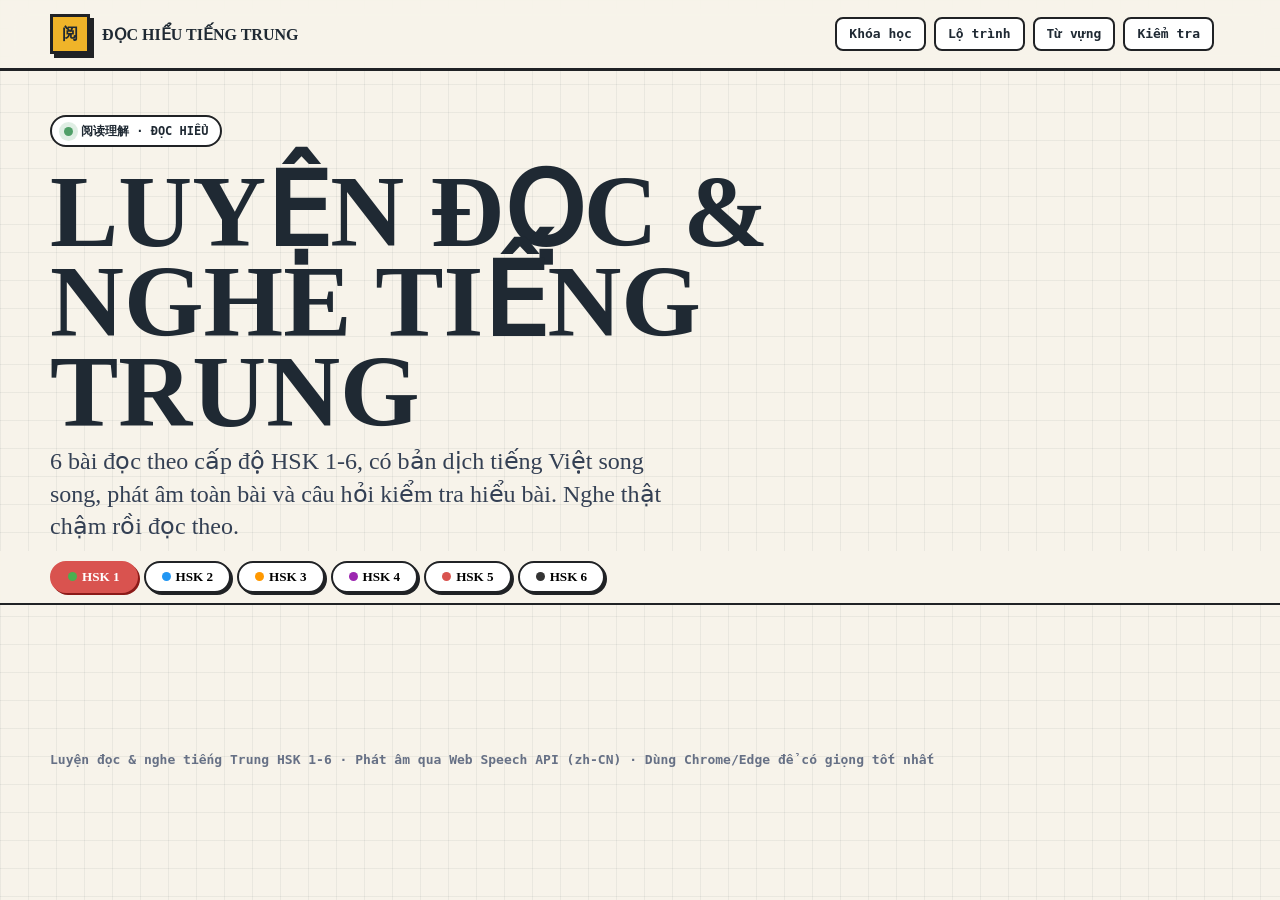
<file: chinese-reading.html>
<!doctype html>
<html lang="vi">
<head>
  <meta charset="utf-8" />
  <meta name="viewport" content="width=device-width, initial-scale=1" />
  <title>Luyện đọc & nghe tiếng Trung HSK 1-6 | Course Learning</title>
  <link rel="stylesheet" href="./assets/css/styles.css" />
  <style>
    :root {
      --cn-red:  #d9534f;
      --cn-gold: #c8922a;
      --cn-dark: #1a0a00;
    }

    /* ── Page intro ── */
    .reading-intro { padding: 44px 0 8px; }
    .reading-intro h1 { margin-bottom: 8px; }
    .reading-intro .lead { max-width: 640px; }

    /* ── Level selector ── */
    .level-nav {
      position: sticky;
      top: 68px;
      z-index: 10;
      background: rgba(247,243,234,.97);
      backdrop-filter: blur(8px);
      border-bottom: 2px solid var(--line);
      padding: 10px 0;
    }
    .level-nav-inner {
      display: flex;
      gap: 6px;
      flex-wrap: wrap;
      align-items: center;
    }
    .level-nav-btn {
      padding: 6px 16px;
      border: 2px solid var(--line);
      background: #fff;
      border-radius: 20px;
      font-size: .82rem;
      font-weight: 700;
      cursor: pointer;
      box-shadow: 2px 2px 0 var(--line);
      transition: background .12s, color .12s;
      display: flex;
      align-items: center;
      gap: 5px;
    }
    .level-nav-btn:hover { background: var(--ink); color: var(--paper); }
    .level-nav-btn.active { background: var(--cn-red); color: #fff; border-color: var(--cn-red); box-shadow: 2px 2px 0 #8b1a18; }
    .level-dot {
      width: 9px; height: 9px;
      border-radius: 50%;
      display: inline-block;
    }
    .hsk1 { --lc: #4caf50; }
    .hsk2 { --lc: #2196f3; }
    .hsk3 { --lc: #ff9800; }
    .hsk4 { --lc: #9c27b0; }
    .hsk5 { --lc: var(--cn-red); }
    .hsk6 { --lc: #333; }

    .reading-page { padding: 40px 0 72px; }

    /* ── Passage card ── */
    .passage-card {
      border: 2px solid var(--line);
      box-shadow: 5px 5px 0 var(--line);
      background: #fff;
      border-radius: 12px;
      overflow: hidden;
      margin-bottom: 40px;
    }

    .passage-header {
      padding: 18px 24px 14px;
      border-bottom: 2px solid var(--line);
      display: flex;
      align-items: flex-start;
      justify-content: space-between;
      gap: 12px;
      flex-wrap: wrap;
    }
    .passage-header-left { flex: 1; min-width: 0; }
    .passage-level-badge {
      display: inline-block;
      font-size: .72rem;
      font-weight: 700;
      padding: 2px 9px;
      border-radius: 12px;
      color: #fff;
      margin-bottom: 6px;
    }
    .passage-header h2 {
      font-size: 1.2rem;
      margin: 0 0 4px;
    }
    .passage-meta {
      font-size: .78rem;
      color: var(--muted);
      display: flex;
      gap: 14px;
      flex-wrap: wrap;
    }

    /* Audio controls */
    .audio-row {
      display: flex;
      align-items: center;
      gap: 8px;
      flex-shrink: 0;
    }
    .audio-play-btn {
      display: flex;
      align-items: center;
      gap: 7px;
      padding: 8px 18px;
      background: var(--cn-red);
      color: #fff;
      border: 2px solid #8b1a18;
      border-radius: var(--radius);
      font-size: .88rem;
      font-weight: 700;
      cursor: pointer;
      box-shadow: 3px 3px 0 #8b1a18;
      transition: opacity .15s;
      white-space: nowrap;
    }
    .audio-play-btn:hover { opacity: .88; }
    .audio-play-btn.playing {
      background: #e53935;
      animation: pulse-play .8s infinite alternate;
    }
    @keyframes pulse-play { to { box-shadow: 3px 3px 0 #8b1a18, 0 0 0 4px rgba(217,83,79,.25); } }
    .audio-speed-btn {
      padding: 6px 12px;
      border: 2px solid var(--line);
      background: #fff;
      border-radius: var(--radius);
      font-size: .78rem;
      font-weight: 700;
      cursor: pointer;
      box-shadow: 2px 2px 0 var(--line);
    }
    .audio-speed-btn.slow { color: var(--cn-gold); border-color: var(--cn-gold); }

    /* Passage text */
    .passage-body {
      display: grid;
      grid-template-columns: 1fr 1fr;
      gap: 0;
    }
    @media (max-width: 640px) {
      .passage-body { grid-template-columns: 1fr; }
    }

    .passage-zh {
      padding: 24px 24px 20px;
      border-right: 1px solid var(--line);
      font-family: "Noto Serif SC", "SimSun", "Microsoft YaHei", serif;
      font-size: 1.05rem;
      line-height: 2;
      color: var(--cn-dark);
    }
    @media (max-width: 640px) {
      .passage-zh { border-right: none; border-bottom: 1px solid var(--line); }
    }

    .passage-vi {
      padding: 24px 24px 20px;
      font-size: .88rem;
      line-height: 1.9;
      color: var(--muted);
    }

    /* Highlighted word in passage */
    .passage-zh .vocab-word {
      cursor: pointer;
      border-bottom: 1px dashed var(--cn-gold);
      position: relative;
    }
    .passage-zh .vocab-word:hover { color: var(--cn-red); border-color: var(--cn-red); }

    /* Vocabulary notes below passage */
    .vocab-notes {
      border-top: 2px solid var(--line);
      padding: 16px 24px;
      background: #faf8f3;
    }
    .vocab-notes h4 {
      font-size: .82rem;
      font-weight: 700;
      color: var(--muted);
      text-transform: uppercase;
      letter-spacing: .06em;
      margin: 0 0 10px;
    }
    .vocab-note-grid {
      display: flex;
      flex-wrap: wrap;
      gap: 8px;
    }
    .vocab-note-pill {
      display: inline-flex;
      align-items: center;
      gap: 5px;
      border: 1px solid var(--line);
      border-radius: 20px;
      padding: 3px 10px 3px 8px;
      background: #fff;
      font-size: .78rem;
      cursor: pointer;
      transition: background .1s;
    }
    .vocab-note-pill:hover { background: var(--ink); color: var(--paper); }
    .vocab-note-pill .vn-zh {
      font-family: "Noto Serif SC", serif;
      font-size: .9rem;
      font-weight: 700;
      color: var(--cn-dark);
    }
    .vocab-note-pill:hover .vn-zh { color: #fff; }
    .vocab-note-pill .vn-py { font-style: italic; color: var(--cn-red); font-size: .72rem; }
    .vocab-note-pill:hover .vn-py { color: #ffcdd2; }
    .vocab-note-pill .vn-vi { color: var(--muted); font-size: .72rem; }
    .vocab-note-pill:hover .vn-vi { color: rgba(255,255,255,.8); }

    /* Quiz section */
    .quiz-section {
      border-top: 2px solid var(--line);
      padding: 22px 24px 24px;
    }
    .quiz-section h3 {
      font-size: .95rem;
      margin: 0 0 16px;
      display: flex;
      align-items: center;
      gap: 8px;
    }
    .quiz-section h3 .quiz-score {
      font-size: .8rem;
      font-weight: 600;
      color: var(--muted);
      margin-left: auto;
    }

    .comprehension-q {
      margin-bottom: 18px;
      padding: 14px 16px;
      border: 2px solid var(--line);
      border-radius: var(--radius);
      background: #fff;
    }
    .comprehension-q .cq-text {
      font-size: .9rem;
      font-weight: 600;
      margin-bottom: 10px;
      color: var(--ink);
    }
    .cq-options {
      display: flex;
      flex-direction: column;
      gap: 6px;
    }
    .cq-opt {
      padding: 7px 12px;
      border: 2px solid var(--line);
      border-radius: 8px;
      font-size: .85rem;
      cursor: pointer;
      background: #fff;
      text-align: left;
      font-family: inherit;
      transition: background .12s, border-color .12s;
      display: flex;
      align-items: center;
      gap: 8px;
    }
    .cq-opt .opt-label {
      width: 20px; height: 20px;
      border-radius: 50%;
      border: 2px solid var(--line);
      display: flex; align-items: center; justify-content: center;
      font-size: .7rem; font-weight: 700;
      flex-shrink: 0;
      background: #f7f3ea;
    }
    .cq-opt:hover:not(:disabled) { background: #f7f3ea; border-color: var(--cn-gold); }
    .cq-opt.correct {
      background: #e8f5e9;
      border-color: #4caf50;
      color: #1b5e20;
    }
    .cq-opt.correct .opt-label { background: #4caf50; border-color: #4caf50; color: #fff; }
    .cq-opt.wrong {
      background: #ffebee;
      border-color: #e53935;
      color: #b71c1c;
    }
    .cq-opt.wrong .opt-label { background: #e53935; border-color: #e53935; color: #fff; }
    .cq-opt:disabled { cursor: default; }
    .cq-explain {
      display: none;
      margin-top: 8px;
      padding: 8px 10px;
      background: #fff8e0;
      border: 1px solid var(--yellow);
      border-radius: 6px;
      font-size: .8rem;
      color: var(--ink);
      line-height: 1.5;
    }
    .cq-explain.visible { display: block; }

    .quiz-check-btn {
      margin-top: 14px;
      padding: 9px 24px;
      background: var(--ink);
      color: var(--paper);
      border: 2px solid var(--line);
      border-radius: var(--radius);
      font-size: .88rem;
      font-weight: 700;
      cursor: pointer;
      box-shadow: 3px 3px 0 var(--line);
      font-family: inherit;
    }
    .quiz-check-btn:hover { background: var(--cn-red); border-color: var(--cn-red); }
    .quiz-check-btn:disabled { opacity: .4; cursor: not-allowed; }

    .quiz-result-bar {
      display: none;
      margin-top: 12px;
      padding: 10px 14px;
      border-radius: var(--radius);
      border: 2px solid;
      font-size: .88rem;
      font-weight: 600;
    }
    .quiz-result-bar.pass { border-color: #4caf50; background: #e8f5e9; color: #1b5e20; }
    .quiz-result-bar.fail { border-color: var(--cn-red); background: #ffebee; color: #b71c1c; }

    /* No voice warn */
    .voice-warn {
      background: #fff8e0;
      border: 2px solid var(--yellow);
      border-radius: var(--radius);
      padding: 10px 16px;
      font-size: .85rem;
      margin-bottom: 16px;
      display: none;
    }

    /* Progress summary */
    .progress-summary {
      display: flex;
      gap: 16px;
      flex-wrap: wrap;
      margin-bottom: 28px;
    }
    .prog-tile {
      border: 2px solid var(--line);
      box-shadow: 3px 3px 0 var(--line);
      background: #fff;
      border-radius: var(--radius);
      padding: 12px 18px;
      text-align: center;
      min-width: 80px;
    }
    .prog-tile .prog-num { font-size: 1.5rem; font-weight: 700; }
    .prog-tile .prog-lbl { font-size: .72rem; color: var(--muted); }
    .prog-tile.done .prog-num { color: #4caf50; }
  </style>
</head>
<body>

<header class="topbar">
  <div class="shell topbar-inner">
    <a class="brand" href="./chinese.html#roadmap" aria-label="Tiếng Trung home">
      <span class="mark">阅</span>
      <span>Đọc hiểu tiếng Trung</span>
    </a>
    <nav class="nav">
      <a href="./index.html#courses">Khóa học</a>
      <a href="./chinese.html#roadmap">Lộ trình</a>
      <a href="./chinese-vocab.html">Từ vựng</a>
      <a href="./chinese-quiz.html">Kiểm tra</a>
    </nav>
  </div>
</header>

<div class="shell reading-intro">
  <div class="eyebrow"><span class="pulse"></span><span>阅读理解 · Đọc hiểu</span></div>
  <h1>Luyện đọc &amp; nghe tiếng Trung</h1>
  <p class="lead">6 bài đọc theo cấp độ HSK 1-6, có bản dịch tiếng Việt song song, phát âm toàn bài và câu hỏi kiểm tra hiểu bài. Nghe thật chậm rồi đọc theo.</p>
  <div id="voiceWarn" class="voice-warn">⚠️ Trình duyệt chưa tải được giọng tiếng Trung. Dùng Chrome hoặc Edge trên máy tính để có chất lượng tốt nhất.</div>
</div>

<!-- ── Level Nav ── -->
<div class="level-nav">
  <div class="shell level-nav-inner" id="levelNav">
    <button class="level-nav-btn hsk1 active" data-level="1">
      <span class="level-dot" style="background:var(--lc)"></span>HSK 1
    </button>
    <button class="level-nav-btn hsk2" data-level="2">
      <span class="level-dot" style="background:var(--lc)"></span>HSK 2
    </button>
    <button class="level-nav-btn hsk3" data-level="3">
      <span class="level-dot" style="background:var(--lc)"></span>HSK 3
    </button>
    <button class="level-nav-btn hsk4" data-level="4">
      <span class="level-dot" style="background:var(--lc)"></span>HSK 4
    </button>
    <button class="level-nav-btn hsk5" data-level="5">
      <span class="level-dot" style="background:var(--lc)"></span>HSK 5
    </button>
    <button class="level-nav-btn hsk6" data-level="6">
      <span class="level-dot" style="background:var(--lc)"></span>HSK 6
    </button>
  </div>
</div>

<!-- ── PASSAGES ── -->
<div class="shell reading-page" id="readingPage">
  <!-- Rendered by JS -->
</div>

<footer class="shell footer">Luyện đọc &amp; nghe tiếng Trung HSK 1-6 · Phát âm qua Web Speech API (zh-CN) · Dùng Chrome/Edge để có giọng tốt nhất</footer>

<script>
/* ═══════════════════════════════════════════════
   PASSAGE DATA  —  6 bài theo HSK 1-6
═══════════════════════════════════════════════ */
const PASSAGES = [

/* ──────────────────────────────────────────────
   HSK 1  (~60 chữ)  Chủ đề: Giới thiệu bản thân
────────────────────────────────────────────── */
{
  level: 1,
  title: "我叫李明",
  title_vi: "Tôi tên là Lý Minh",
  chars: 62,
  topic: "Giới thiệu bản thân",
  zh: `我叫李明，我是中国人。我二十岁，是学生。我有一个妹妹和一个弟弟。我们家在北京。我很喜欢学汉语，我的老师很好。我每天早上八点上学，下午五点回家。我喜欢吃苹果和喝茶。`,
  vi: `Tôi tên là Lý Minh, tôi là người Trung Quốc. Tôi hai mươi tuổi, là học sinh. Tôi có một chị gái và một em trai. Nhà tôi ở Bắc Kinh. Tôi rất thích học tiếng Trung, giáo viên của tôi rất tốt. Mỗi ngày buổi sáng tám giờ tôi đi học, chiều năm giờ về nhà. Tôi thích ăn táo và uống trà.`,
  vocab: [
    ["叫","jiào","tên là"],
    ["中国人","Zhōngguó rén","người Trung Quốc"],
    ["学生","xuésheng","học sinh"],
    ["喜欢","xǐhuān","thích"],
    ["每天","měitiān","mỗi ngày"],
    ["早上","zǎoshang","buổi sáng"],
    ["上学","shàngxué","đi học"],
    ["回家","huíjiā","về nhà"],
  ],
  questions: [
    {
      q: "李明今年多少岁？\nLý Minh năm nay bao nhiêu tuổi?",
      opts: ["十八岁 (18)", "二十岁 (20)", "二十五岁 (25)", "三十岁 (30)"],
      correct: 1,
      explain: "文中说"我二十岁"— Trong bài nói "Tôi hai mươi tuổi".",
    },
    {
      q: "李明住在哪里？\nLý Minh sống ở đâu?",
      opts: ["上海 Shanghai", "广州 Quảng Châu", "北京 Bắc Kinh", "成都 Thành Đô"],
      correct: 2,
      explain: "文中说"我们家在北京"— Bài nói "Nhà tôi ở Bắc Kinh".",
    },
    {
      q: "李明几点上学？\nLý Minh mấy giờ đi học?",
      opts: ["七点 (7:00)", "八点 (8:00)", "九点 (9:00)", "十点 (10:00)"],
      correct: 1,
      explain: "文中说"每天早上八点上学"— Bài nói "Mỗi ngày 8 giờ sáng đi học".",
    },
    {
      q: "李明喜欢喝什么？\nLý Minh thích uống gì?",
      opts: ["咖啡 cà phê", "牛奶 sữa", "茶 trà", "水 nước"],
      correct: 2,
      explain: "文中说"喜欢吃苹果和喝茶"— Bài nói thích ăn táo và uống trà.",
    },
  ],
},

/* ──────────────────────────────────────────────
   HSK 2  (~80 chữ)  Chủ đề: Mua sắm
────────────────────────────────────────────── */
{
  level: 2,
  title: "去商店买衣服",
  title_vi: "Đi mua quần áo",
  chars: 81,
  topic: "Mua sắm",
  zh: `今天是星期六，天气很好。我和妈妈一起去商店买衣服。商店里的衣服很多，颜色也很漂亮。我看见一件红色的裙子，很喜欢，但是价钱有一点贵。服务员说可以打八折。妈妈觉得还是有点贵，所以我们又看了别的衣服。最后我买了一件白色的T恤，便宜又好看。`,
  vi: `Hôm nay là thứ Bảy, thời tiết rất đẹp. Tôi và mẹ cùng nhau đi mua quần áo. Cửa hàng có rất nhiều quần áo, màu sắc cũng rất đẹp. Tôi thấy một chiếc váy màu đỏ, rất thích, nhưng giá hơi đắt một chút. Nhân viên bán hàng nói có thể giảm còn 80%. Mẹ thấy vẫn còn hơi đắt, nên chúng tôi xem thêm những bộ quần áo khác. Cuối cùng tôi mua một chiếc áo phông màu trắng, rẻ mà lại đẹp.`,
  vocab: [
    ["星期六","xīngqīliù","thứ Bảy"],
    ["一起","yīqǐ","cùng nhau"],
    ["颜色","yánsè","màu sắc"],
    ["价钱","jiàqian","giá cả"],
    ["打折","dǎ zhé","giảm giá"],
    ["服务员","fúwùyuán","nhân viên phục vụ"],
    ["便宜","piányí","rẻ"],
    ["最后","zuìhòu","cuối cùng"],
  ],
  questions: [
    {
      q: "他们为什么没买红色裙子？\nTại sao họ không mua chiếc váy đỏ?",
      opts: ["太小了 quá nhỏ", "太大了 quá to", "太贵了 quá đắt", "没有红色 không có màu đỏ"],
      correct: 2,
      explain: "文中说"价钱有一点贵"— Vì giá quá đắt, dù giảm 20% mẹ vẫn thấy đắt.",
    },
    {
      q: "最后买了什么？\nCuối cùng mua gì?",
      opts: ["红色裙子 váy đỏ", "白色T恤 áo phông trắng", "黄色衬衣 áo vàng", "黑色裤子 quần đen"],
      correct: 1,
      explain: "文中说"买了一件白色的T恤"— Cuối cùng mua chiếc áo phông màu trắng.",
    },
    {
      q: "服务员说可以打几折？\nNhân viên nói giảm còn bao nhiêu %?",
      opts: ["九折 90%", "八折 80%", "七折 70%", "六折 60%"],
      correct: 1,
      explain: "文中说"可以打八折"— Nhân viên nói giảm còn 80% (tức giảm 20%).",
    },
    {
      q: "今天的天气怎么样？\nThời tiết hôm nay thế nào?",
      opts: ["下雨 mưa", "很冷 rất lạnh", "很好 rất đẹp", "刮风 có gió"],
      correct: 2,
      explain: "文中说"天气很好"— Thời tiết rất đẹp.",
    },
  ],
},

/* ──────────────────────────────────────────────
   HSK 3  (~120 chữ)  Chủ đề: Du lịch
────────────────────────────────────────────── */
{
  level: 3,
  title: "暑假旅游",
  title_vi: "Du lịch hè",
  chars: 118,
  topic: "Du lịch",
  zh: `这个暑假，我和几个同学一起去了云南旅游。云南的自然风景非常漂亮，我们参观了著名的丽江古城，还爬了玉龙雪山。山上的空气很新鲜，但是天气变化很快，早上很冷，中午又非常热。我们在那里住了三天，每天都有很多活动。当地的食物也很特别，有很多我以前没吃过的东西。这次旅游让我觉得中国真的很大，很美，我希望以后还有机会去别的地方看看。`,
  vi: `Kỳ nghỉ hè này, tôi và mấy người bạn cùng lớp đi du lịch Vân Nam. Phong cảnh thiên nhiên của Vân Nam rất đẹp, chúng tôi đã tham quan thành cổ Lệ Giang nổi tiếng, còn leo cả núi Ngọc Long Tuyết Sơn. Không khí trên núi rất trong lành, nhưng thời tiết thay đổi rất nhanh, buổi sáng rất lạnh, buổi trưa lại rất nóng. Chúng tôi ở đó ba ngày, mỗi ngày đều có rất nhiều hoạt động. Đồ ăn địa phương cũng rất đặc biệt, có rất nhiều thứ trước đây tôi chưa từng ăn. Chuyến du lịch lần này khiến tôi cảm thấy Trung Quốc thật sự rất rộng lớn, rất đẹp, tôi hi vọng sau này còn có cơ hội đến các nơi khác xem.`,
  vocab: [
    ["暑假","shǔjià","kỳ nghỉ hè"],
    ["旅游","lǚyóu","du lịch"],
    ["著名","zhùmíng","nổi tiếng"],
    ["参观","cānguān","tham quan"],
    ["空气","kōngqì","không khí"],
    ["新鲜","xīnxiān","trong lành / tươi"],
    ["活动","huódòng","hoạt động"],
    ["当地","dāngdì","địa phương / nơi đó"],
    ["希望","xīwàng","hi vọng"],
    ["机会","jīhuì","cơ hội"],
  ],
  questions: [
    {
      q: "他们去哪里旅游了？\nHọ đi du lịch ở đâu?",
      opts: ["西藏 Tây Tạng", "云南 Vân Nam", "北京 Bắc Kinh", "上海 Thượng Hải"],
      correct: 1,
      explain: "文中明确说"去了云南旅游"— Bài nói rõ là đi du lịch Vân Nam.",
    },
    {
      q: "云南山上的天气有什么特点？\nThời tiết trên núi Vân Nam có đặc điểm gì?",
      opts: ["一直很冷 lúc nào cũng lạnh", "一直很热 lúc nào cũng nóng", "早冷午热 sáng lạnh trưa nóng", "天天下雨 ngày nào cũng mưa"],
      correct: 2,
      explain: "文中说"早上很冷，中午又非常热"— Sáng rất lạnh, trưa lại rất nóng.",
    },
    {
      q: "他们在云南住了几天？\nHọ ở Vân Nam mấy ngày?",
      opts: ["一天 1 ngày", "两天 2 ngày", "三天 3 ngày", "四天 4 ngày"],
      correct: 2,
      explain: "文中说"住了三天"— Ở ba ngày.",
    },
    {
      q: "这次旅游让他有什么感受？\nChuyến đi này khiến tác giả cảm thấy thế nào?",
      opts: ["中国很小 Trung Quốc rất nhỏ", "旅游很贵 du lịch rất đắt", "中国很大很美 Trung Quốc rộng lớn và đẹp", "以后不想旅游 sau này không muốn du lịch nữa"],
      correct: 2,
      explain: "文中说"中国真的很大，很美"— Cảm thấy Trung Quốc thật sự rất rộng lớn và đẹp.",
    },
  ],
},

/* ──────────────────────────────────────────────
   HSK 4  (~160 chữ)  Chủ đề: Công nghệ & cuộc sống
────────────────────────────────────────────── */
{
  level: 4,
  title: "手机改变了我们的生活",
  title_vi: "Điện thoại thay đổi cuộc sống chúng ta",
  chars: 158,
  topic: "Công nghệ & xã hội",
  zh: `随着科技的发展，智能手机已经成为人们生活中不可缺少的工具。它不仅可以打电话、发短信，还能上网、购物、导航，甚至可以帮助我们管理健康。现在，很多人出门不带钱包，只要有手机就可以解决所有问题。然而，手机的普及也带来了一些负面影响。许多人沉迷于刷视频和玩游戏，导致睡眠不足，影响了工作和学习的效率。另外，人们面对面交流的时间越来越少，亲密关系也可能因此而减弱。因此，我们应该合理使用手机，保持良好的生活习惯，才能让科技真正为我们服务。`,
  vi: `Cùng với sự phát triển của khoa học công nghệ, điện thoại thông minh đã trở thành công cụ không thể thiếu trong cuộc sống của mọi người. Nó không chỉ có thể gọi điện, nhắn tin, mà còn có thể lên mạng, mua sắm, định vị, thậm chí có thể giúp chúng ta quản lý sức khỏe. Bây giờ, nhiều người ra ngoài không mang ví, chỉ cần có điện thoại là có thể giải quyết mọi vấn đề. Tuy nhiên, sự phổ biến của điện thoại cũng đã mang lại một số ảnh hưởng tiêu cực. Nhiều người nghiện xem video và chơi game, dẫn đến thiếu ngủ, ảnh hưởng đến hiệu quả công việc và học tập. Ngoài ra, thời gian giao tiếp trực tiếp của mọi người ngày càng ít, mối quan hệ thân mật cũng có thể vì thế mà trở nên yếu đi. Vì vậy, chúng ta nên sử dụng điện thoại hợp lý, duy trì thói quen sống tốt, mới có thể để công nghệ thực sự phục vụ cho chúng ta.`,
  vocab: [
    ["随着","suízhe","cùng với"],
    ["科技","kējì","khoa học công nghệ"],
    ["不可缺少","bùkě quēshǎo","không thể thiếu"],
    ["导航","dǎoháng","định vị / điều hướng"],
    ["普及","pǔjí","phổ biến"],
    ["负面影响","fùmiàn yǐngxiǎng","ảnh hưởng tiêu cực"],
    ["沉迷","chénmí","nghiện / đắm chìm"],
    ["睡眠不足","shuìmián bùzú","thiếu ngủ"],
    ["合理","hélǐ","hợp lý"],
    ["习惯","xíguàn","thói quen"],
  ],
  questions: [
    {
      q: "智能手机有哪些功能？（选出文中没提到的）\nChức năng nào KHÔNG được đề cập trong bài?",
      opts: ["打电话 gọi điện", "购物 mua sắm", "拍电影 quay phim", "导航 định vị"],
      correct: 2,
      explain: "文中提到：打电话、发短信、上网、购物、导航、管理健康，但没有提到拍电影。",
    },
    {
      q: "手机的普及带来了哪些问题？\nSự phổ biến của điện thoại gây ra vấn đề gì?",
      opts: [
        "价格越来越贵 giá ngày càng đắt",
        "睡眠不足、交流减少 thiếu ngủ, giao tiếp ít đi",
        "电量消耗太快 hao pin quá nhanh",
        "网络速度太慢 tốc độ mạng quá chậm",
      ],
      correct: 1,
      explain: "文中提到两个负面影响：睡眠不足和面对面交流减少。",
    },
    {
      q: "作者的建议是什么？\nTác giả đề xuất điều gì?",
      opts: [
        "不要用手机 không dùng điện thoại",
        "多买新手机 mua nhiều điện thoại mới",
        "合理使用手机 sử dụng điện thoại hợp lý",
        "手机只能工作时用 điện thoại chỉ dùng khi làm việc",
      ],
      correct: 2,
      explain: "最后一句说"应该合理使用手机，保持良好的生活习惯"。",
    },
    {
      q: "文中说很多人出门不带什么？\nBài nói nhiều người ra ngoài không mang gì?",
      opts: ["手机 điện thoại", "钥匙 chìa khóa", "钱包 ví", "证件 giấy tờ"],
      correct: 2,
      explain: "文中说"很多人出门不带钱包，只要有手机就可以解决所有问题"。",
    },
  ],
},

/* ──────────────────────────────────────────────
   HSK 5  (~200 chữ)  Chủ đề: Giáo dục & áp lực
────────────────────────────────────────────── */
{
  level: 5,
  title: "教育压力与创新思维",
  title_vi: "Áp lực giáo dục và tư duy sáng tạo",
  chars: 198,
  topic: "Giáo dục & xã hội",
  zh: `近年来，随着竞争越来越激烈，中国的教育压力问题引发了广泛讨论。许多学生从小就承受着巨大的学习压力，每天不仅要完成大量作业，还要参加各种补习班和兴趣班，几乎没有自由支配的时间。这种高强度的学习模式虽然在短期内能提高考试成绩，但从长远来看，可能会抑制学生的创造力和独立思考能力。研究表明，真正的学习不仅仅是背诵知识，更重要的是培养学生发现问题、分析问题和解决问题的能力。一些教育专家指出，应当给予学生更多的探索空间，鼓励他们提出质疑，而不是一味地追求高分。只有当教育真正以学生的全面发展为目标时，才能培养出既有知识又有创造力的人才。`,
  vi: `Những năm gần đây, cùng với sự cạnh tranh ngày càng khốc liệt, vấn đề áp lực giáo dục ở Trung Quốc đã gây ra nhiều cuộc thảo luận rộng rãi. Nhiều học sinh từ nhỏ đã phải chịu áp lực học tập rất lớn, mỗi ngày không chỉ phải hoàn thành lượng bài tập khổng lồ, còn phải tham gia các lớp học thêm và lớp năng khiếu, hầu như không có thời gian tự do. Phương thức học tập cường độ cao này tuy có thể nâng cao điểm thi trong ngắn hạn, nhưng nhìn về lâu dài có thể kìm hãm năng lực sáng tạo và khả năng tư duy độc lập của học sinh. Nghiên cứu chỉ ra rằng việc học thực sự không chỉ là ghi nhớ kiến thức, mà quan trọng hơn là bồi dưỡng năng lực phát hiện vấn đề, phân tích vấn đề và giải quyết vấn đề. Một số chuyên gia giáo dục chỉ ra rằng nên dành cho học sinh nhiều không gian khám phá hơn, khuyến khích họ đặt câu hỏi, thay vì chỉ truy cầu điểm cao một cách mù quáng. Chỉ khi nền giáo dục thực sự lấy sự phát triển toàn diện của học sinh làm mục tiêu, mới có thể đào tạo ra những nhân tài vừa có kiến thức vừa có năng lực sáng tạo.`,
  vocab: [
    ["竞争","jìngzhēng","cạnh tranh"],
    ["引发","yǐnfā","gây ra / châm ngòi"],
    ["承受","chéngshòu","chịu đựng"],
    ["补习班","bǔxí bān","lớp học thêm"],
    ["抑制","yìzhì","kìm hãm"],
    ["创造力","chuàngzàolì","năng lực sáng tạo"],
    ["背诵","bèisòng","ghi nhớ / học thuộc"],
    ["培养","péiyǎng","bồi dưỡng"],
    ["探索","tànsuǒ","khám phá"],
    ["质疑","zhìyí","đặt câu hỏi / hoài nghi"],
    ["全面发展","quánmiàn fāzhǎn","phát triển toàn diện"],
  ],
  questions: [
    {
      q: "文章认为高强度学习有什么长期危害？\nBài cho rằng học cường độ cao có tác hại lâu dài gì?",
      opts: [
        "身体变差 sức khỏe giảm sút",
        "抑制创造力和独立思考 kìm hãm sáng tạo và tư duy độc lập",
        "家庭关系紧张 quan hệ gia đình căng thẳng",
        "经济负担加重 gánh nặng kinh tế tăng thêm",
      ],
      correct: 1,
      explain: "文中说"可能会抑制学生的创造力和独立思考能力"。",
    },
    {
      q: "教育专家建议应该怎么做？\nCác chuyên gia giáo dục đề xuất nên làm gì?",
      opts: [
        "增加作业量 tăng lượng bài tập",
        "取消所有考试 bãi bỏ tất cả kỳ thi",
        "给学生更多探索空间 dành cho học sinh nhiều không gian khám phá",
        "减少学习时间 giảm thời gian học tập",
      ],
      correct: 2,
      explain: "文中说"应当给予学生更多的探索空间，鼓励他们提出质疑"。",
    },
    {
      q: "文章认为真正的学习最重要的是什么？\nBài cho rằng điều quan trọng nhất của việc học thực sự là gì?",
      opts: [
        "背诵更多知识 ghi nhớ nhiều kiến thức hơn",
        "培养解决问题的能力 bồi dưỡng năng lực giải quyết vấn đề",
        "考出最高分 đạt điểm cao nhất",
        "参加更多比赛 tham gia nhiều cuộc thi hơn",
      ],
      correct: 1,
      explain: "文中说"更重要的是培养学生发现问题、分析问题和解决问题的能力"。",
    },
    {
      q: "什么样的人才是文章认为教育应该培养的？\nGiáo dục nên đào tạo những nhân tài như thế nào theo bài viết?",
      opts: [
        "只会考试的人 người chỉ biết thi cử",
        "只会工作的人 người chỉ biết làm việc",
        "既有知识又有创造力的人 người vừa có kiến thức vừa có sáng tạo",
        "成绩最好的人 người có thành tích tốt nhất",
      ],
      correct: 2,
      explain: "最后说"既有知识又有创造力的人才"。",
    },
  ],
},

/* ──────────────────────────────────────────────
   HSK 6  (~250 chữ)  Chủ đề: Văn hóa & bản sắc
────────────────────────────────────────────── */
{
  level: 6,
  title: "传统文化的当代传承",
  title_vi: "Sự kế thừa văn hóa truyền thống trong thời đại ngày nay",
  chars: 247,
  topic: "Văn hóa & bản sắc dân tộc",
  zh: `在全球化浪潮的冲击下，传统文化面临着前所未有的挑战与机遇。一方面，现代化进程使得许多古老的民俗、技艺和礼仪日渐式微，年轻一代对传统文化的认同感也在悄然流失。另一方面，越来越多的有识之士意识到，传统文化不仅是民族精神的根基，更是构建文化自信的重要资源。

如何在保护与传承之间寻求平衡，成为当今社会的重要课题。一些学者提倡将传统文化融入现代教育体系，通过课程改革和社会实践，让年轻人在亲身体验中理解并珍视祖先留下的智慧结晶。与此同时，数字技术的发展为文化传承提供了全新的可能，非物质文化遗产的数字化保存已成为各国的共同探索。

真正意义上的文化传承，绝非简单的模仿与复制，而是要在理解其精髓的基础上，赋予传统文化以新的时代内涵，使其在当代语境中焕发新的生命力。只有实现创造性的转化与创新性的发展，传统文化才能真正成为连接过去与未来的精神纽带。`,
  vi: `Trước làn sóng toàn cầu hóa, văn hóa truyền thống đang đối mặt với những thách thức và cơ hội chưa từng có. Một mặt, quá trình hiện đại hóa khiến nhiều phong tục dân gian, kỹ nghệ và lễ nghi cổ xưa ngày càng mai một, cảm giác nhận đồng với văn hóa truyền thống của thế hệ trẻ cũng đang dần phai nhạt. Mặt khác, ngày càng nhiều người có tầm nhìn nhận thức được rằng văn hóa truyền thống không chỉ là nền tảng tinh thần của dân tộc, mà còn là nguồn tài nguyên quan trọng để xây dựng niềm tự tin văn hóa.

Làm thế nào để tìm kiếm sự cân bằng giữa bảo tồn và kế thừa đã trở thành vấn đề trọng yếu của xã hội ngày nay. Một số học giả đề xuất tích hợp văn hóa truyền thống vào hệ thống giáo dục hiện đại, thông qua cải cách chương trình và thực hành xã hội, để người trẻ trong quá trình trải nghiệm trực tiếp hiểu và trân trọng tinh hoa trí tuệ mà tổ tiên để lại. Đồng thời, sự phát triển của công nghệ số đã mang lại những khả năng hoàn toàn mới cho việc kế thừa văn hóa, việc số hóa di sản văn hóa phi vật thể đã trở thành hướng khám phá chung của các quốc gia.

Sự kế thừa văn hóa đúng nghĩa, tuyệt đối không phải là sự bắt chước và sao chép đơn giản, mà là trên cơ sở hiểu được tinh túy của nó, trao cho văn hóa truyền thống những nội hàm thời đại mới, làm cho nó tỏa sáng sức sống mới trong bối cảnh đương đại. Chỉ khi thực hiện được sự chuyển hóa có tính sáng tạo và phát triển có tính đổi mới, văn hóa truyền thống mới có thể thực sự trở thành sợi dây tinh thần kết nối quá khứ và tương lai.`,
  vocab: [
    ["全球化","quánqiúhuà","toàn cầu hóa"],
    ["冲击","chōngjī","xung kích / tác động mạnh"],
    ["传承","chuánchéng","truyền thừa / kế thừa"],
    ["民俗","mínsú","phong tục dân gian"],
    ["日渐式微","rìjiàn shìwēi","ngày càng suy yếu"],
    ["有识之士","yǒu shí zhī shì","người có tầm nhìn"],
    ["精髓","jīngsuǐ","tinh túy"],
    ["时代内涵","shídài nèihán","nội hàm thời đại"],
    ["非物质文化遗产","fēi wùzhì wénhuà yíchǎn","di sản văn hóa phi vật thể"],
    ["精神纽带","jīngshén niǔdài","sợi dây tinh thần"],
  ],
  questions: [
    {
      q: "文章认为全球化对传统文化有什么影响？\nBài cho rằng toàn cầu hóa có tác động gì đến văn hóa truyền thống?",
      opts: [
        "只有负面影响 chỉ có ảnh hưởng tiêu cực",
        "只有正面影响 chỉ có ảnh hưởng tích cực",
        "既有挑战也有机遇 vừa có thách thức vừa có cơ hội",
        "没有任何影响 không có bất kỳ ảnh hưởng nào",
      ],
      correct: 2,
      explain: "开篇说"面临着前所未有的挑战与机遇"——既有挑战也有机遇。",
    },
    {
      q: "学者们提倡怎样保护传统文化？\nCác học giả đề xuất cách nào để bảo vệ văn hóa truyền thống?",
      opts: [
        "完全禁止现代化 cấm hoàn toàn hiện đại hóa",
        "融入现代教育体系 tích hợp vào hệ thống giáo dục hiện đại",
        "关闭所有外国文化 đóng cửa với mọi văn hóa nước ngoài",
        "建立更多博物馆 xây dựng nhiều bảo tàng hơn",
      ],
      correct: 1,
      explain: "文中说"提倡将传统文化融入现代教育体系，通过课程改革和社会实践"。",
    },
    {
      q: "文中数字技术对文化传承有什么作用？\nCông nghệ số có vai trò gì đối với việc kế thừa văn hóa?",
      opts: [
        "让文化变得商业化 khiến văn hóa trở nên thương mại hóa",
        "提供了全新的可能 mang lại những khả năng hoàn toàn mới",
        "取代了传统学习方式 thay thế phương thức học truyền thống",
        "加速了文化消亡 đẩy nhanh sự biến mất của văn hóa",
      ],
      correct: 1,
      explain: "文中说"数字技术的发展为文化传承提供了全新的可能"。",
    },
    {
      q: "真正的文化传承是什么？\nSự kế thừa văn hóa đúng nghĩa là gì?",
      opts: [
        "完整复制传统 sao chép hoàn toàn truyền thống",
        "抛弃一切传统 từ bỏ tất cả truyền thống",
        "赋予传统以新的时代内涵 trao cho truyền thống nội hàm thời đại mới",
        "只保存不发展 chỉ bảo tồn không phát triển",
      ],
      correct: 2,
      explain: "最后一段说"在理解其精髓的基础上，赋予传统文化以新的时代内涵"。",
    },
  ],
},

]; // end PASSAGES

/* ═══════════════════════════════════════════════
   STATE
═══════════════════════════════════════════════ */
const LEVEL_COLORS = {
  1: "#4caf50", 2: "#2196f3", 3: "#ff9800",
  4: "#9c27b0", 5: "#d9534f", 6: "#333",
};

let currentLevel = 1;

/* SRS / progress tracking */
let progress = {};
try { progress = JSON.parse(localStorage.getItem("cn_reading_progress") || "{}"); } catch(e){}
function saveProgress() { try { localStorage.setItem("cn_reading_progress", JSON.stringify(progress)); } catch(e){} }

/* ═══════════════════════════════════════════════
   SPEECH
═══════════════════════════════════════════════ */
let zhVoice   = null;
let voiceReady = false;
let currentUtterance = null;
let isPlayingPassage = false;
let activePlayBtn    = null;

function initVoice() {
  if (!window.speechSynthesis) return;
  function find() {
    const vs = speechSynthesis.getVoices();
    zhVoice = vs.find(v => /zh[-_](CN|TW|HK)/i.test(v.lang)) || vs.find(v => /zh/i.test(v.lang));
    voiceReady = !!zhVoice;
    if (!voiceReady && vs.length > 0) document.getElementById("voiceWarn").style.display = "block";
  }
  find();
  speechSynthesis.addEventListener("voiceschanged", () => {
    find();
    if (voiceReady) document.getElementById("voiceWarn").style.display = "none";
  });
}

function speakText(text, rate, onDone) {
  if (!window.speechSynthesis) return;
  speechSynthesis.cancel();
  const u = new SpeechSynthesisUtterance(text);
  u.lang  = "zh-CN";
  u.rate  = rate || 0.75;
  u.pitch = 1;
  if (zhVoice) u.voice = zhVoice;
  if (onDone) u.onend = onDone;
  u.onerror = () => { if (onDone) onDone(); };
  currentUtterance = u;
  speechSynthesis.speak(u);
}

function stopSpeech() {
  speechSynthesis.cancel();
  isPlayingPassage = false;
  if (activePlayBtn) {
    activePlayBtn.classList.remove("playing");
    activePlayBtn.innerHTML = "🔊 Phát âm toàn bài";
    activePlayBtn = null;
  }
}

/* ═══════════════════════════════════════════════
   RENDER PASSAGE
═══════════════════════════════════════════════ */
function renderPassage(p) {
  const pid    = `passage-${p.level}`;
  const color  = LEVEL_COLORS[p.level];
  const prog   = progress[p.level] || { score: -1, answers: [] };

  // Vocab pills
  const vocabHtml = p.vocab.map(v =>
    `<button class="vocab-note-pill" onclick="speakText('${v[0].replace(/'/g,"\\'")}')">
      <span class="vn-zh">${v[0]}</span>
      <span class="vn-py">${v[1]}</span>
      <span class="vn-vi">${v[2]}</span>
    </button>`
  ).join("");

  // Questions
  const qHtml = p.questions.map((q, qi) => {
    const answered = prog.answers[qi] !== undefined;
    const chosenIdx = prog.answers[qi];
    const isCorrect = chosenIdx === q.correct;
    const optHtml = q.opts.map((opt, oi) => {
      let cls = "cq-opt";
      let disabled = "";
      if (answered) {
        disabled = "disabled";
        if (oi === q.correct) cls += " correct";
        else if (oi === chosenIdx) cls += " wrong";
        else disabled += " disabled";
      }
      const label = String.fromCharCode(65 + oi); // A, B, C, D
      return `<button class="${cls}" data-pid="${p.level}" data-qi="${qi}" data-oi="${oi}" ${disabled}>
        <span class="opt-label">${label}</span>
        <span>${opt}</span>
      </button>`;
    }).join("");
    const explainVis = answered ? "visible" : "";
    return `<div class="comprehension-q" id="${pid}-q${qi}">
      <div class="cq-text">${qi + 1}. ${q.q.replace(/\n/g, '<br>')}</div>
      <div class="cq-options">${optHtml}</div>
      <div class="cq-explain ${explainVis}">${q.explain}</div>
    </div>`;
  }).join("");

  const scoreHtml = prog.score >= 0
    ? `<span class="quiz-score" id="${pid}-score">${prog.score}/${p.questions.length}</span>`
    : `<span class="quiz-score" id="${pid}-score"></span>`;
  const allAnswered = prog.answers.length === p.questions.length;
  const resultDisplay = prog.score >= 0 ? "block" : "none";
  const resultClass = prog.score >= 0 ? (prog.score / p.questions.length >= 0.75 ? "pass" : "fail") : "pass";
  const resultMsg = prog.score >= 0
    ? (prog.score === p.questions.length
        ? "🏆 Hoàn hảo! Bạn đã hiểu toàn bộ bài đọc."
        : prog.score / p.questions.length >= 0.75
          ? `✓ Tốt! ${prog.score}/${p.questions.length} câu đúng.`
          : `Cần ôn lại. ${prog.score}/${p.questions.length} câu đúng.`)
    : "";

  return `
  <div class="passage-card" id="${pid}">
    <div class="passage-header">
      <div class="passage-header-left">
        <span class="passage-level-badge" style="background:${color}">HSK ${p.level}</span>
        <h2>${p.title} <span style="font-size:.85rem;font-weight:400;color:var(--muted)">· ${p.title_vi}</span></h2>
        <div class="passage-meta">
          <span>📝 ~${p.chars} chữ</span>
          <span>🎯 ${p.topic}</span>
          <span>❓ ${p.questions.length} câu hỏi</span>
        </div>
      </div>
      <div class="audio-row">
        <button class="audio-speed-btn slow" id="${pid}-slow" title="Phát chậm hơn (0.6x)">🐢 Chậm</button>
        <button class="audio-play-btn" id="${pid}-play">🔊 Phát âm toàn bài</button>
      </div>
    </div>

    <div class="passage-body">
      <div class="passage-zh">${p.zh}</div>
      <div class="passage-vi">${p.vi}</div>
    </div>

    <div class="vocab-notes">
      <h4>📚 Từ vựng chú thích — nhấn để nghe</h4>
      <div class="vocab-note-grid">${vocabHtml}</div>
    </div>

    <div class="quiz-section">
      <h3>💬 Kiểm tra hiểu bài ${scoreHtml}</h3>
      ${qHtml}
      <button class="quiz-check-btn" id="${pid}-check" ${allAnswered ? "disabled" : ""}>
        ${allAnswered ? "Đã nộp bài" : "Nộp bài kiểm tra"}
      </button>
      <div class="quiz-result-bar ${resultClass}" id="${pid}-result" style="display:${resultDisplay}">
        ${resultMsg}
      </div>
    </div>
  </div>`;
}

function renderPage() {
  const p = PASSAGES.find(p => p.level === currentLevel);
  if (!p) { document.getElementById("readingPage").innerHTML = ""; return; }
  document.getElementById("readingPage").innerHTML = renderPassage(p);

  // Attach audio button listeners
  const pid     = `passage-${p.level}`;
  const playBtn = document.getElementById(`${pid}-play`);
  const slowBtn = document.getElementById(`${pid}-slow`);

  playBtn.addEventListener("click", () => {
    if (isPlayingPassage && activePlayBtn === playBtn) {
      stopSpeech(); return;
    }
    stopSpeech();
    isPlayingPassage = true;
    activePlayBtn = playBtn;
    playBtn.classList.add("playing");
    playBtn.textContent = "⏹ Dừng lại";
    speakText(p.zh, 0.75, () => {
      isPlayingPassage = false;
      playBtn.classList.remove("playing");
      playBtn.innerHTML = "🔊 Phát âm toàn bài";
      activePlayBtn = null;
    });
  });

  slowBtn.addEventListener("click", () => {
    if (isPlayingPassage && activePlayBtn === playBtn) {
      stopSpeech(); return;
    }
    stopSpeech();
    isPlayingPassage = true;
    activePlayBtn = playBtn;
    playBtn.classList.add("playing");
    playBtn.textContent = "⏹ Dừng lại";
    speakText(p.zh, 0.55, () => {
      isPlayingPassage = false;
      playBtn.classList.remove("playing");
      playBtn.innerHTML = "🔊 Phát âm toàn bài";
      activePlayBtn = null;
    });
  });

  // Answer option listeners
  document.querySelectorAll(`.cq-opt`).forEach(btn => {
    if (btn.disabled) return;
    btn.addEventListener("click", () => {
      const level = +btn.dataset.pid;
      const qi    = +btn.dataset.qi;
      const oi    = +btn.dataset.oi;
      const qItem = p.questions[qi];

      // Record
      if (!progress[level]) progress[level] = { score: -1, answers: [] };
      progress[level].answers[qi] = oi;

      // Lock this question
      const qContainer = document.getElementById(`${pid}-q${qi}`);
      qContainer.querySelectorAll(".cq-opt").forEach((b, i) => {
        b.disabled = true;
        if (i === qItem.correct) b.classList.add("correct");
        if (i === oi && oi !== qItem.correct) b.classList.add("wrong");
      });

      // Show explain
      const explain = qContainer.querySelector(".cq-explain");
      if (explain) explain.classList.add("visible");

      saveProgress();

      // Check if all answered
      const allDone = progress[level].answers.length === p.questions.length
        && progress[level].answers.every(a => a !== undefined);
      if (allDone) {
        document.getElementById(`${pid}-check`).disabled = true;
        document.getElementById(`${pid}-check`).textContent = "Đã nộp bài";
      }
    });
  });

  // Check / submit button
  document.getElementById(`${pid}-check`).addEventListener("click", () => {
    const level = currentLevel;
    const prog  = progress[level] || { answers: [] };
    const score = p.questions.reduce((acc, q, i) => acc + (prog.answers[i] === q.correct ? 1 : 0), 0);
    if (!progress[level]) progress[level] = { answers: [] };
    progress[level].score = score;
    saveProgress();

    const resultBar = document.getElementById(`${pid}-result`);
    const cls  = score / p.questions.length >= 0.75 ? "pass" : "fail";
    const msg  = score === p.questions.length
      ? "🏆 Hoàn hảo! Bạn đã hiểu toàn bộ bài đọc."
      : score / p.questions.length >= 0.75
        ? `✓ Tốt! ${score}/${p.questions.length} câu đúng.`
        : `Cần ôn lại. ${score}/${p.questions.length} câu đúng.`;
    resultBar.className = `quiz-result-bar ${cls}`;
    resultBar.textContent = msg;
    resultBar.style.display = "block";

    document.getElementById(`${pid}-score`).textContent = `${score}/${p.questions.length}`;
    document.getElementById(`${pid}-check`).disabled = true;
    document.getElementById(`${pid}-check`).textContent = "Đã nộp bài";

    // Lock all remaining unanswered
    document.querySelectorAll(".cq-opt:not([disabled])").forEach(b => {
      b.disabled = true;
      if (+b.dataset.oi === p.questions[+b.dataset.qi].correct) b.classList.add("correct");
    });
    document.querySelectorAll(".cq-explain").forEach(e => e.classList.add("visible"));
  });
}

/* ═══════════════════════════════════════════════
   LEVEL NAV
═══════════════════════════════════════════════ */
document.querySelectorAll(".level-nav-btn").forEach(btn => {
  btn.addEventListener("click", () => {
    stopSpeech();
    document.querySelectorAll(".level-nav-btn").forEach(b => b.classList.remove("active"));
    btn.classList.add("active");
    currentLevel = +btn.dataset.level;
    renderPage();
    document.getElementById("readingPage").scrollIntoView({ behavior: "smooth", block: "start" });
  });
});

/* ═══════════════════════════════════════════════
   INIT
═══════════════════════════════════════════════ */
initVoice();
renderPage();
</script>
</body>
</html>
</file>
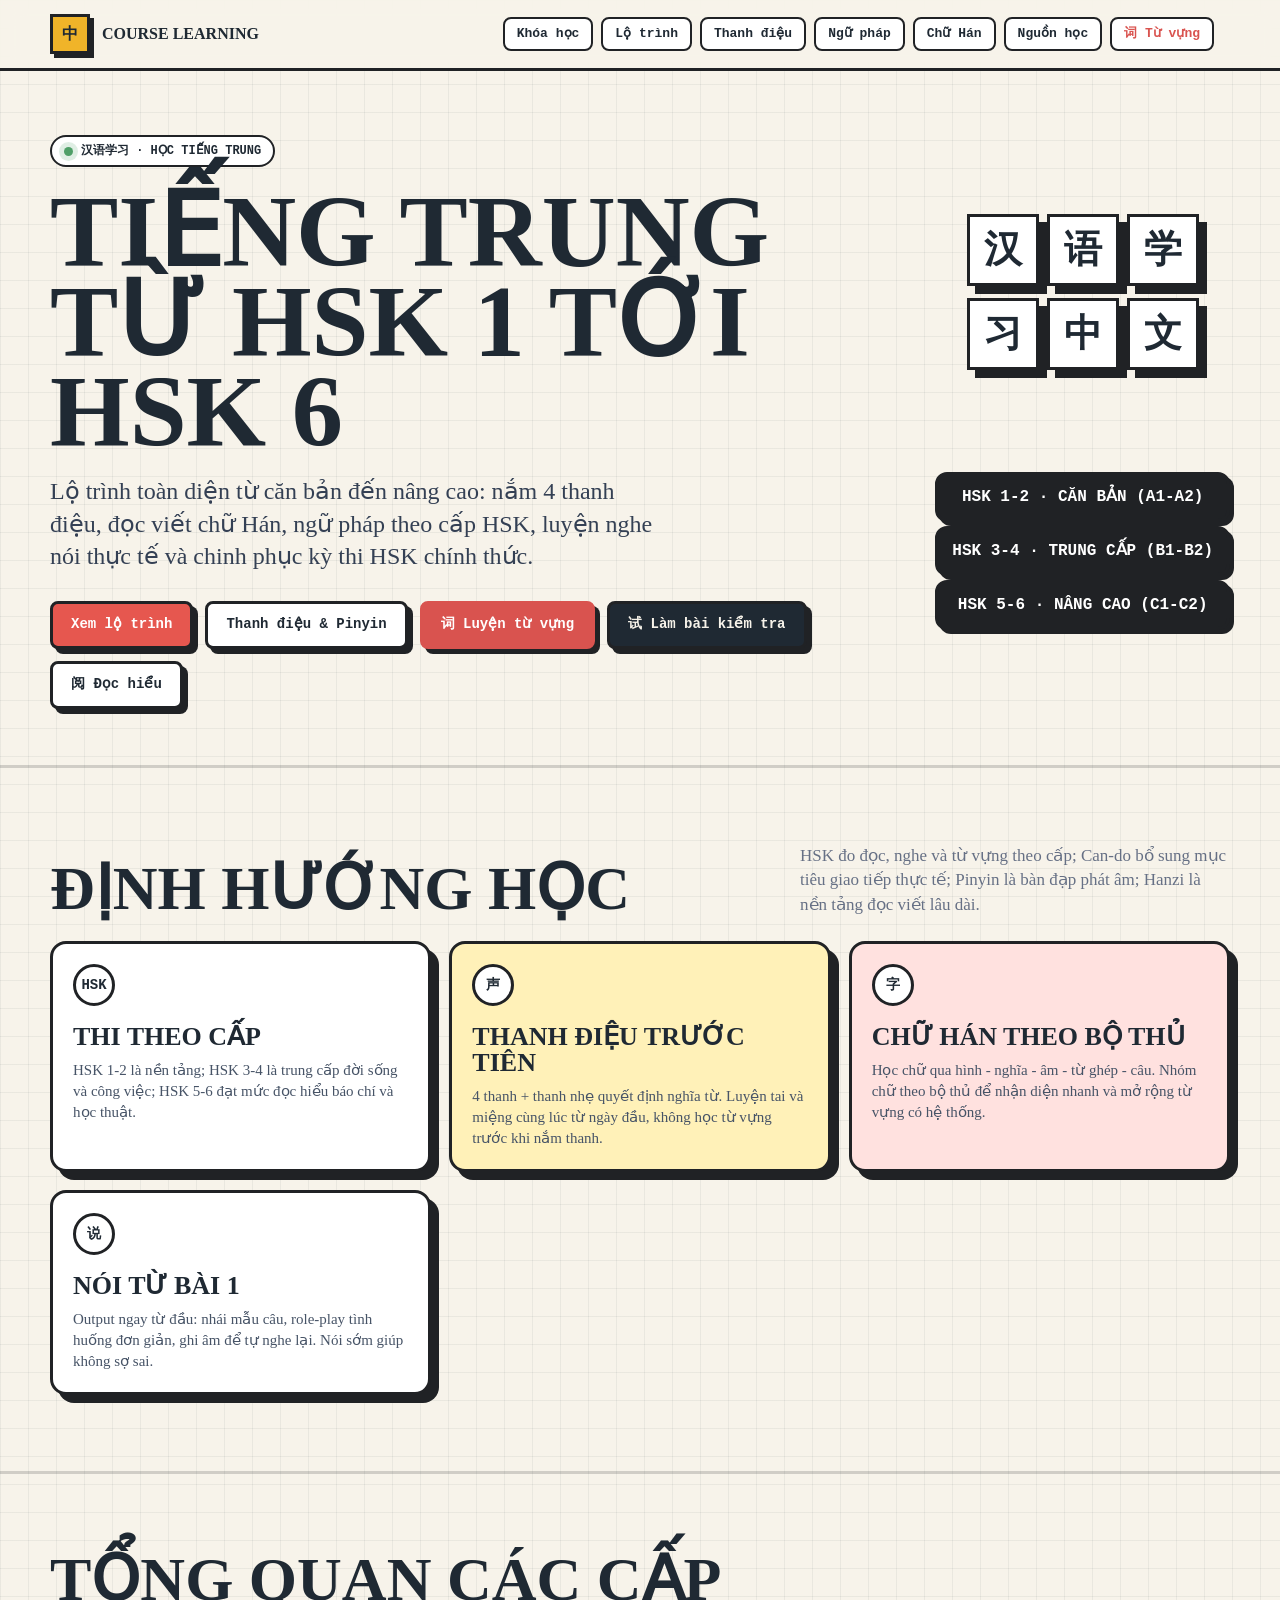
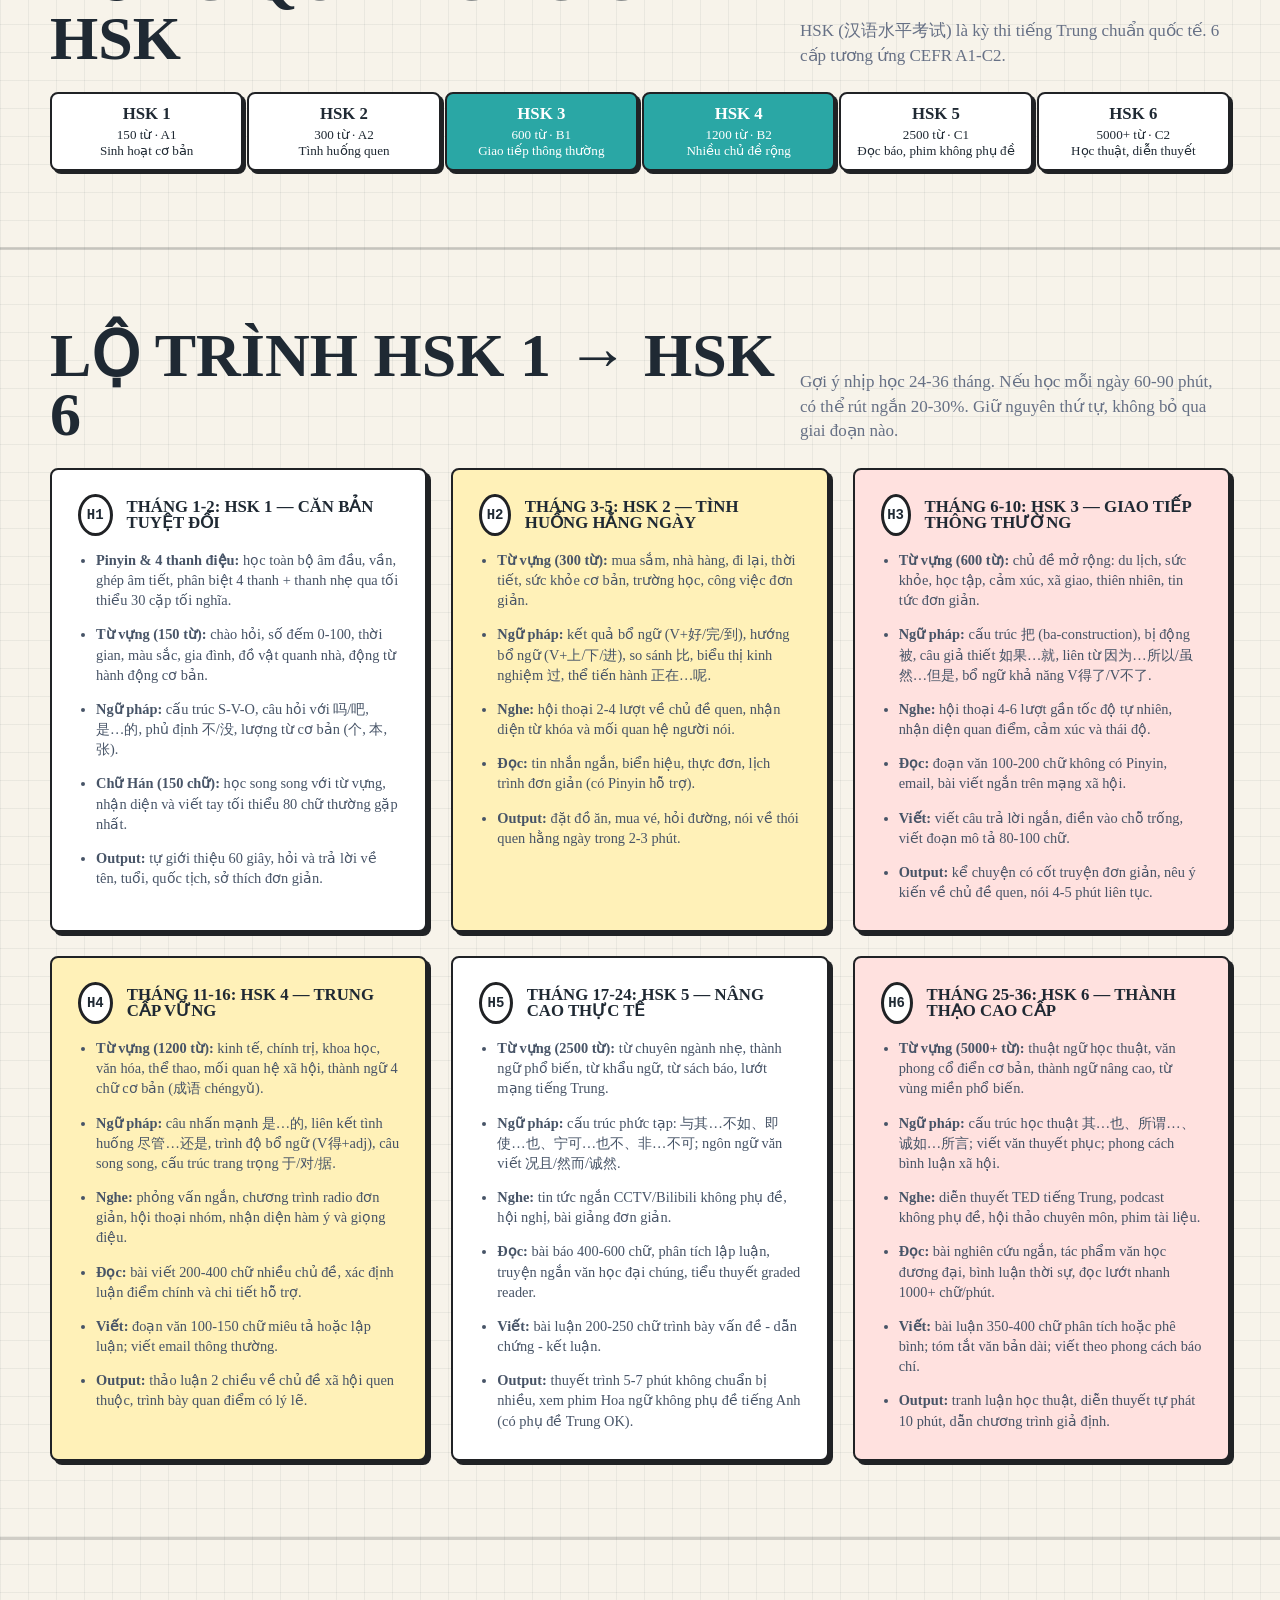
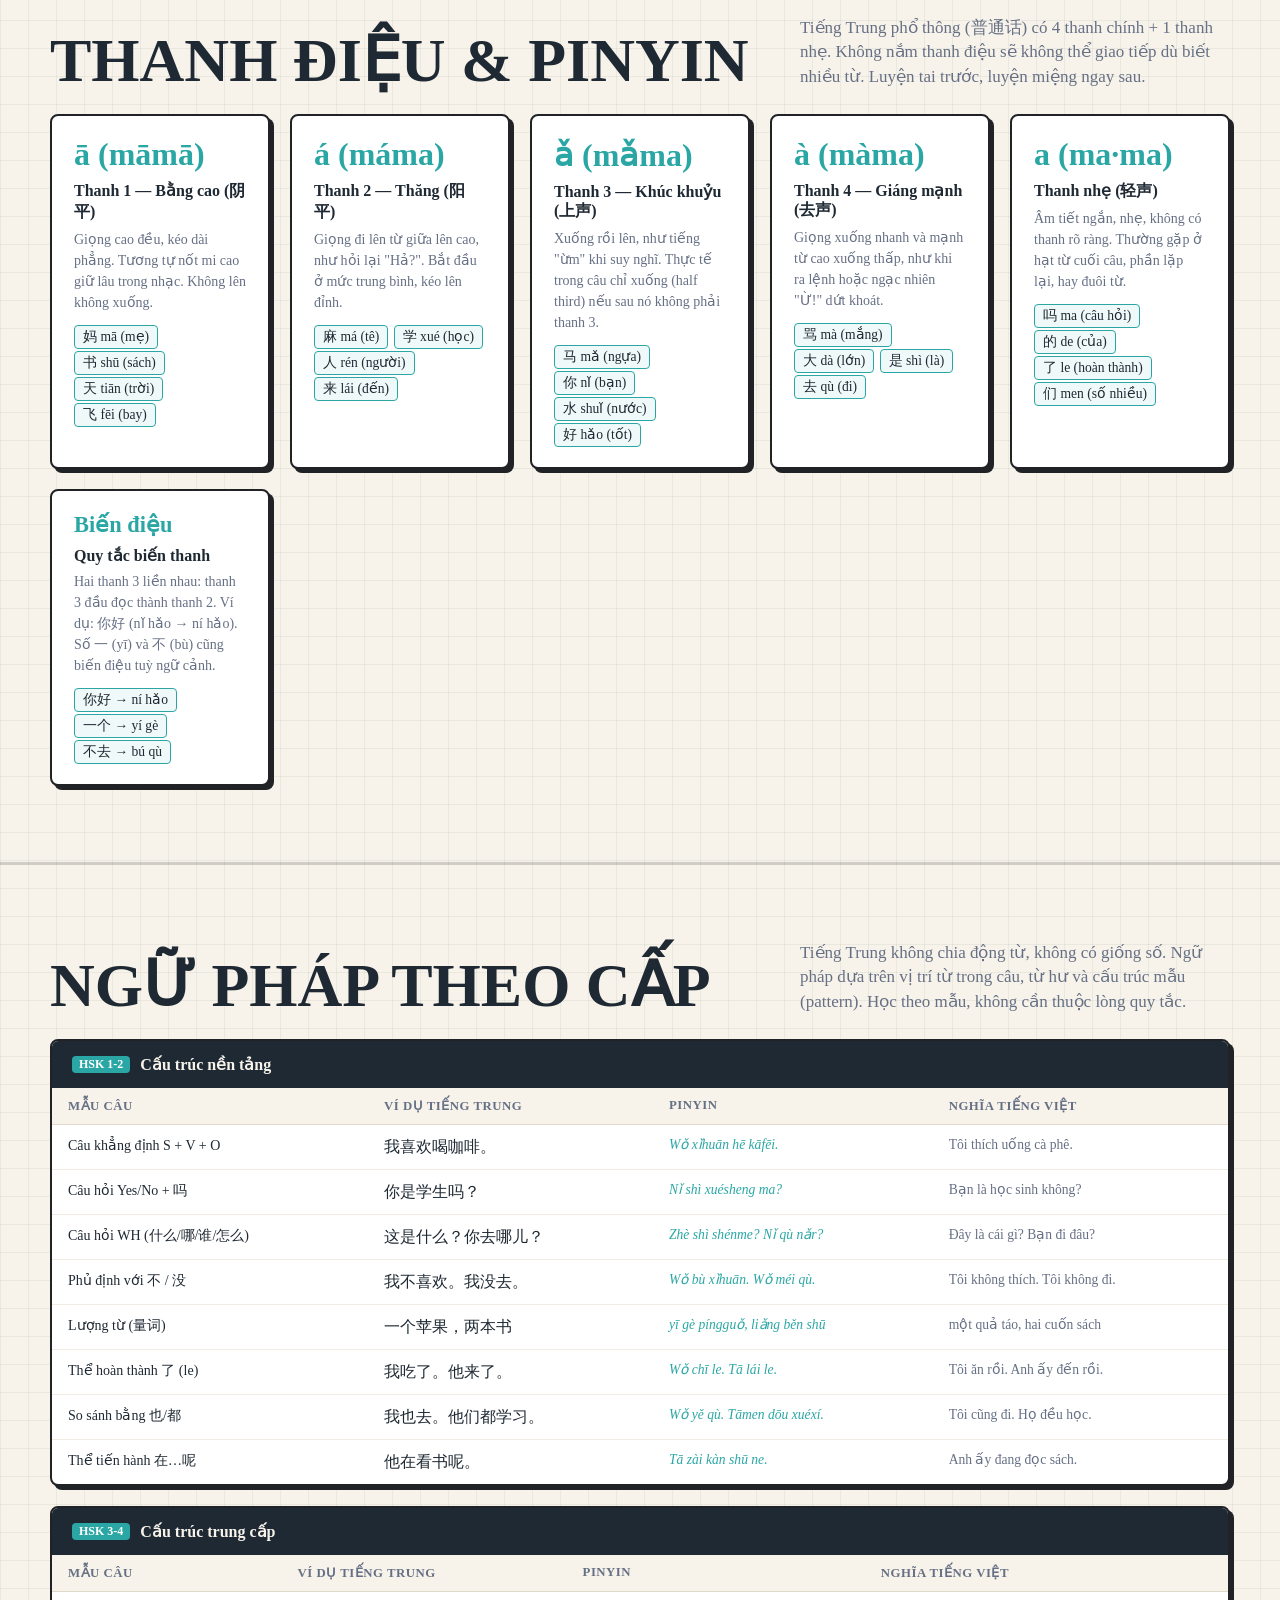
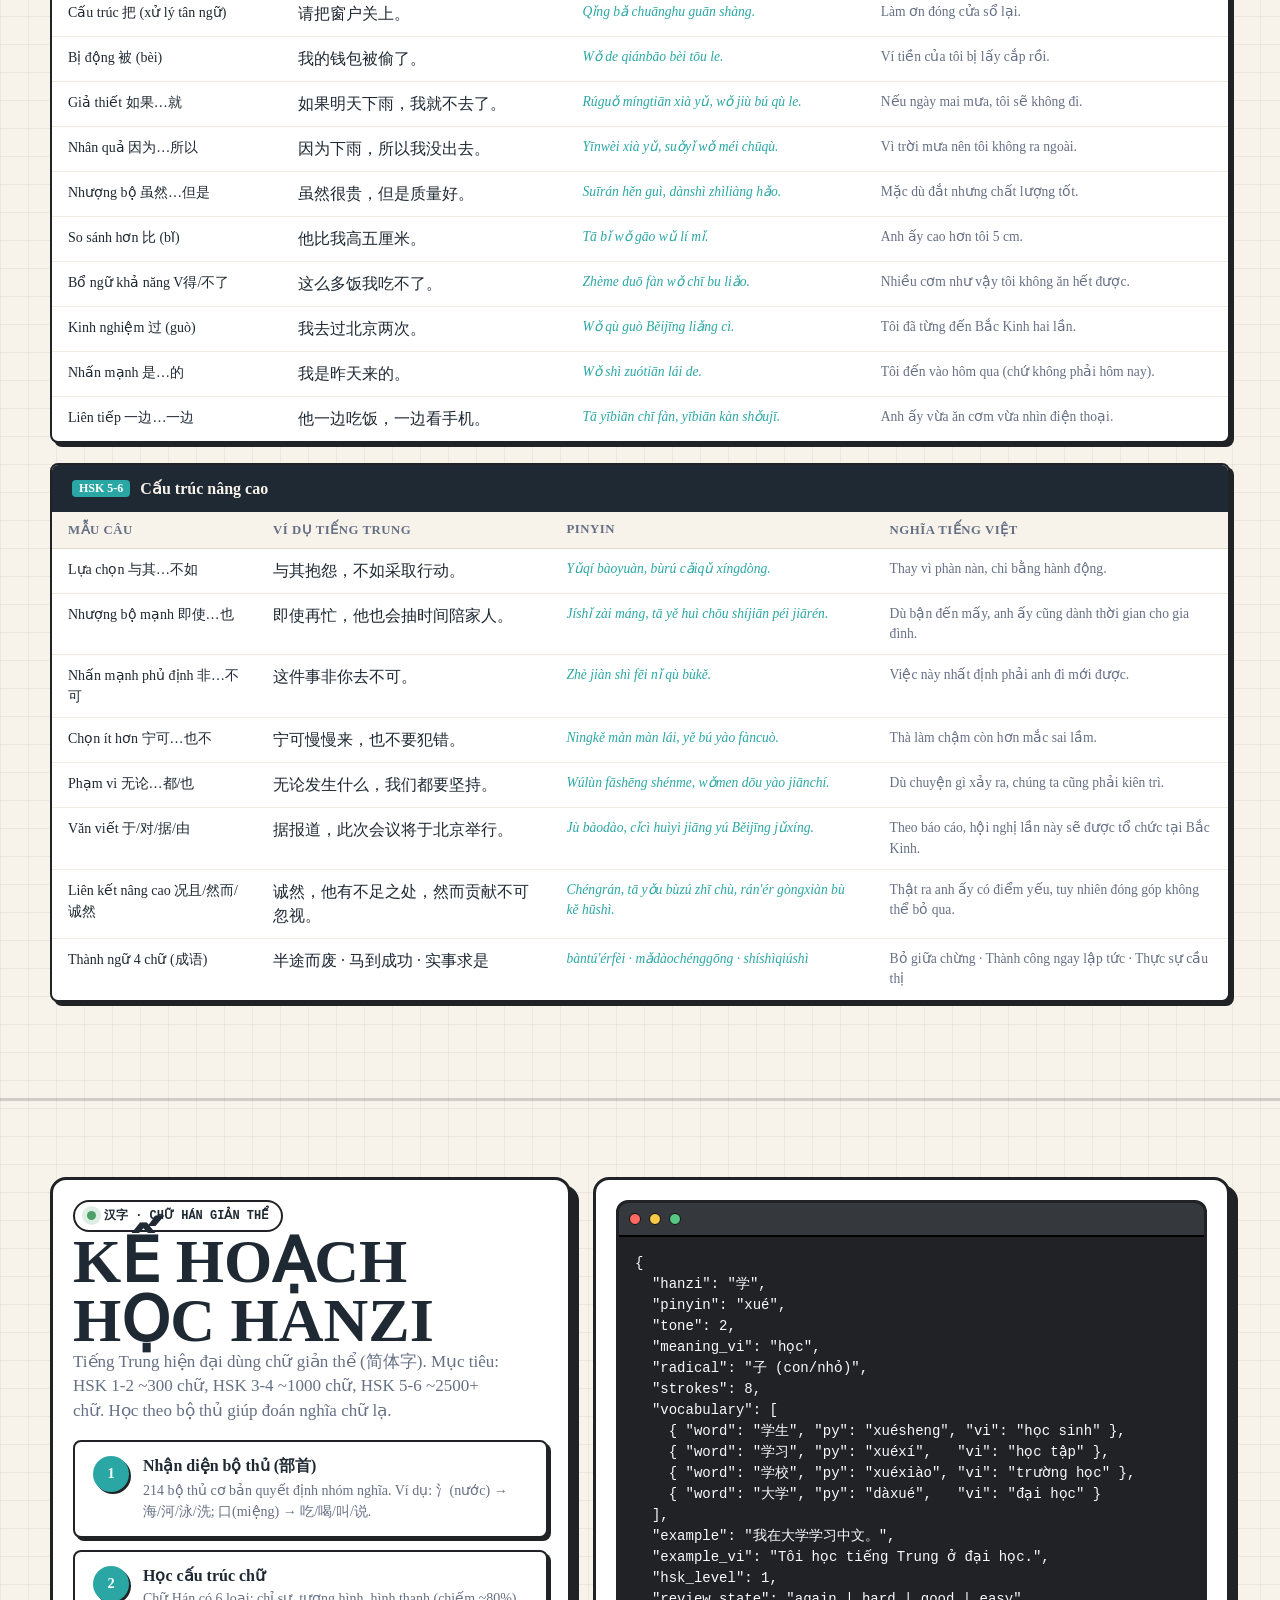
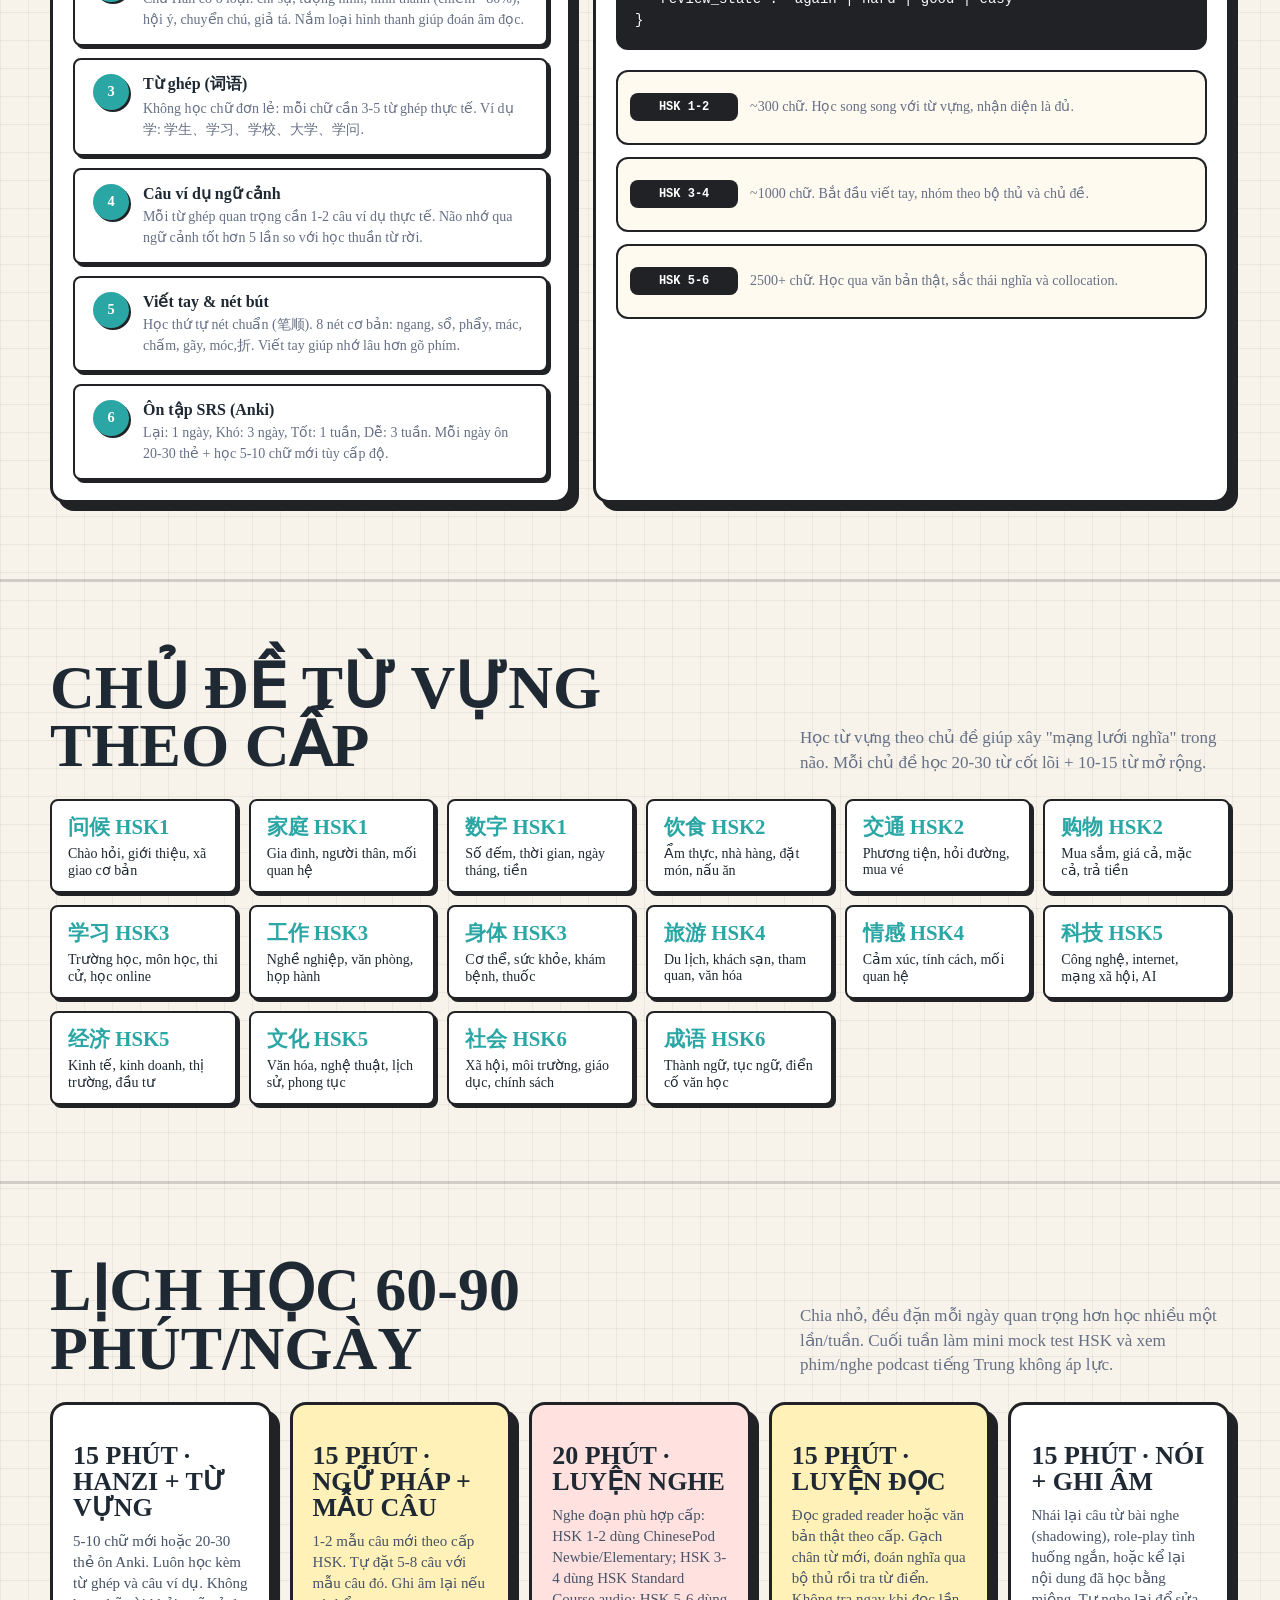
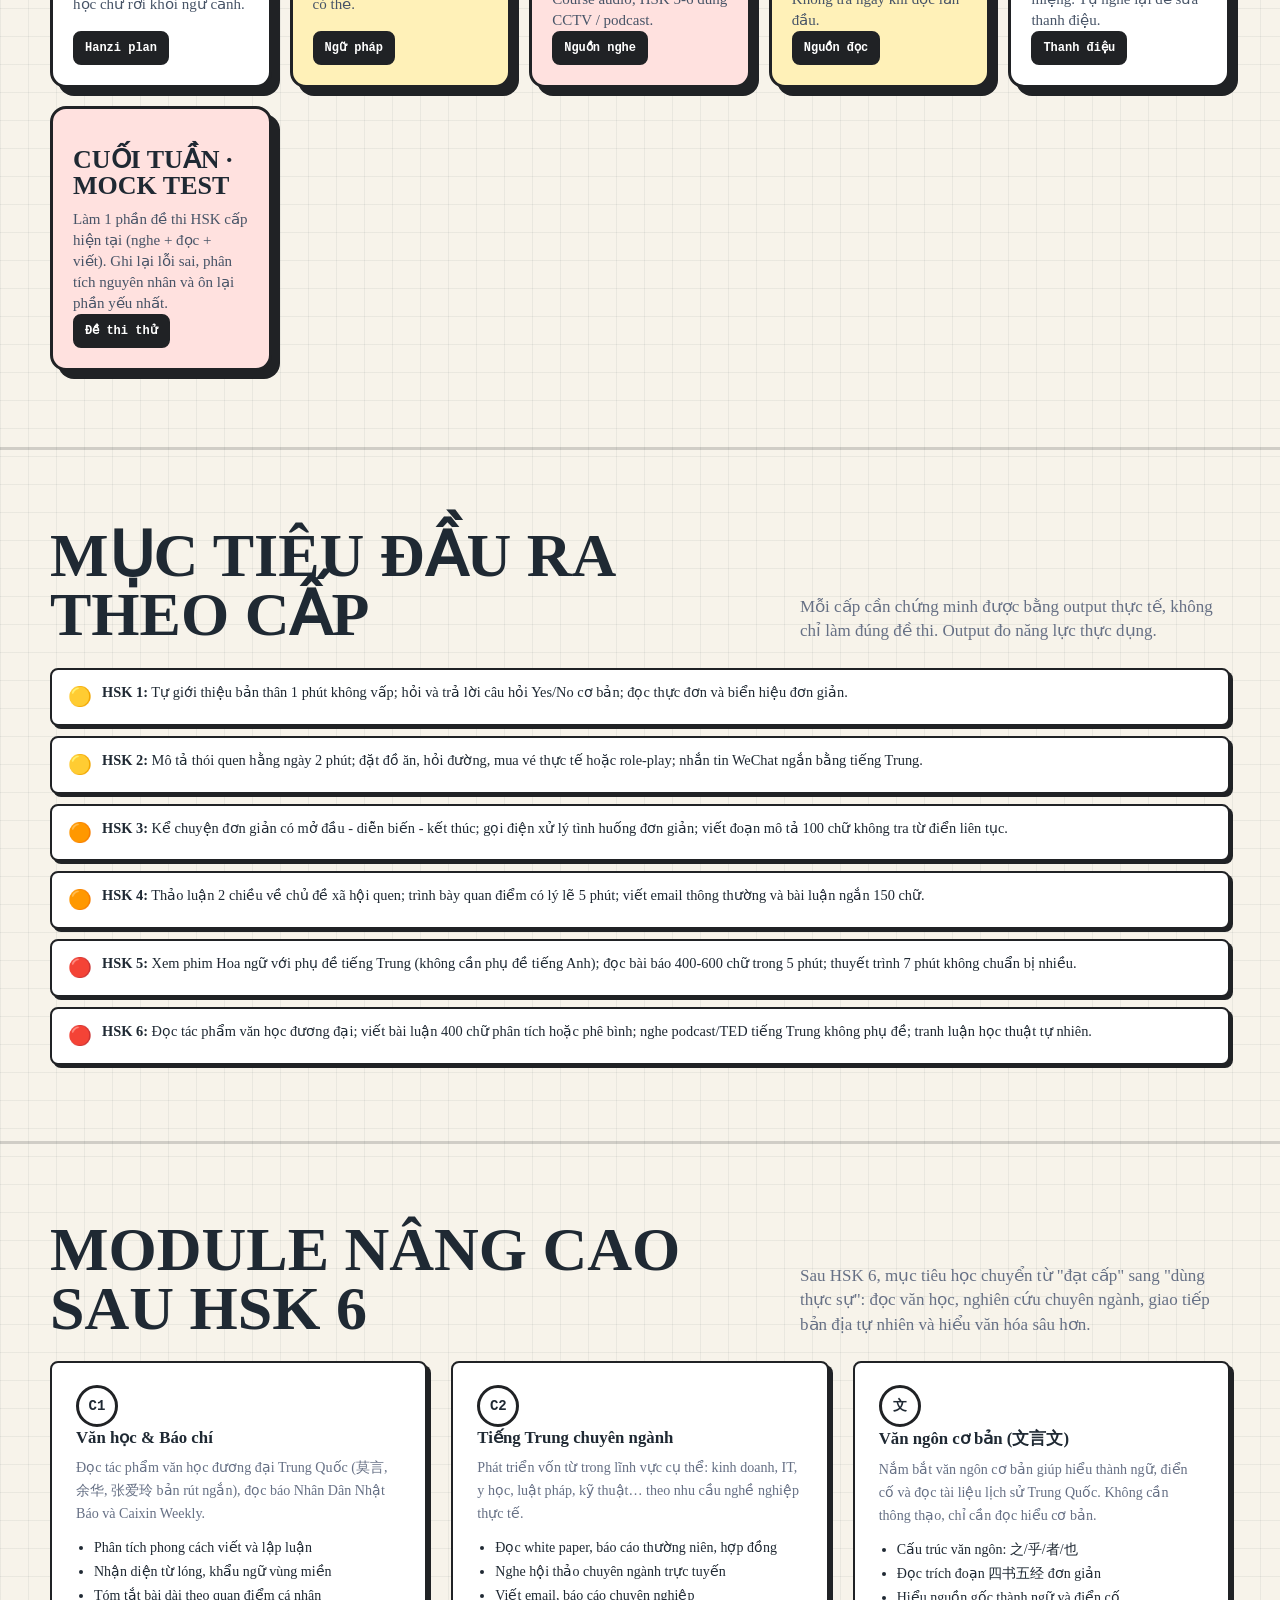
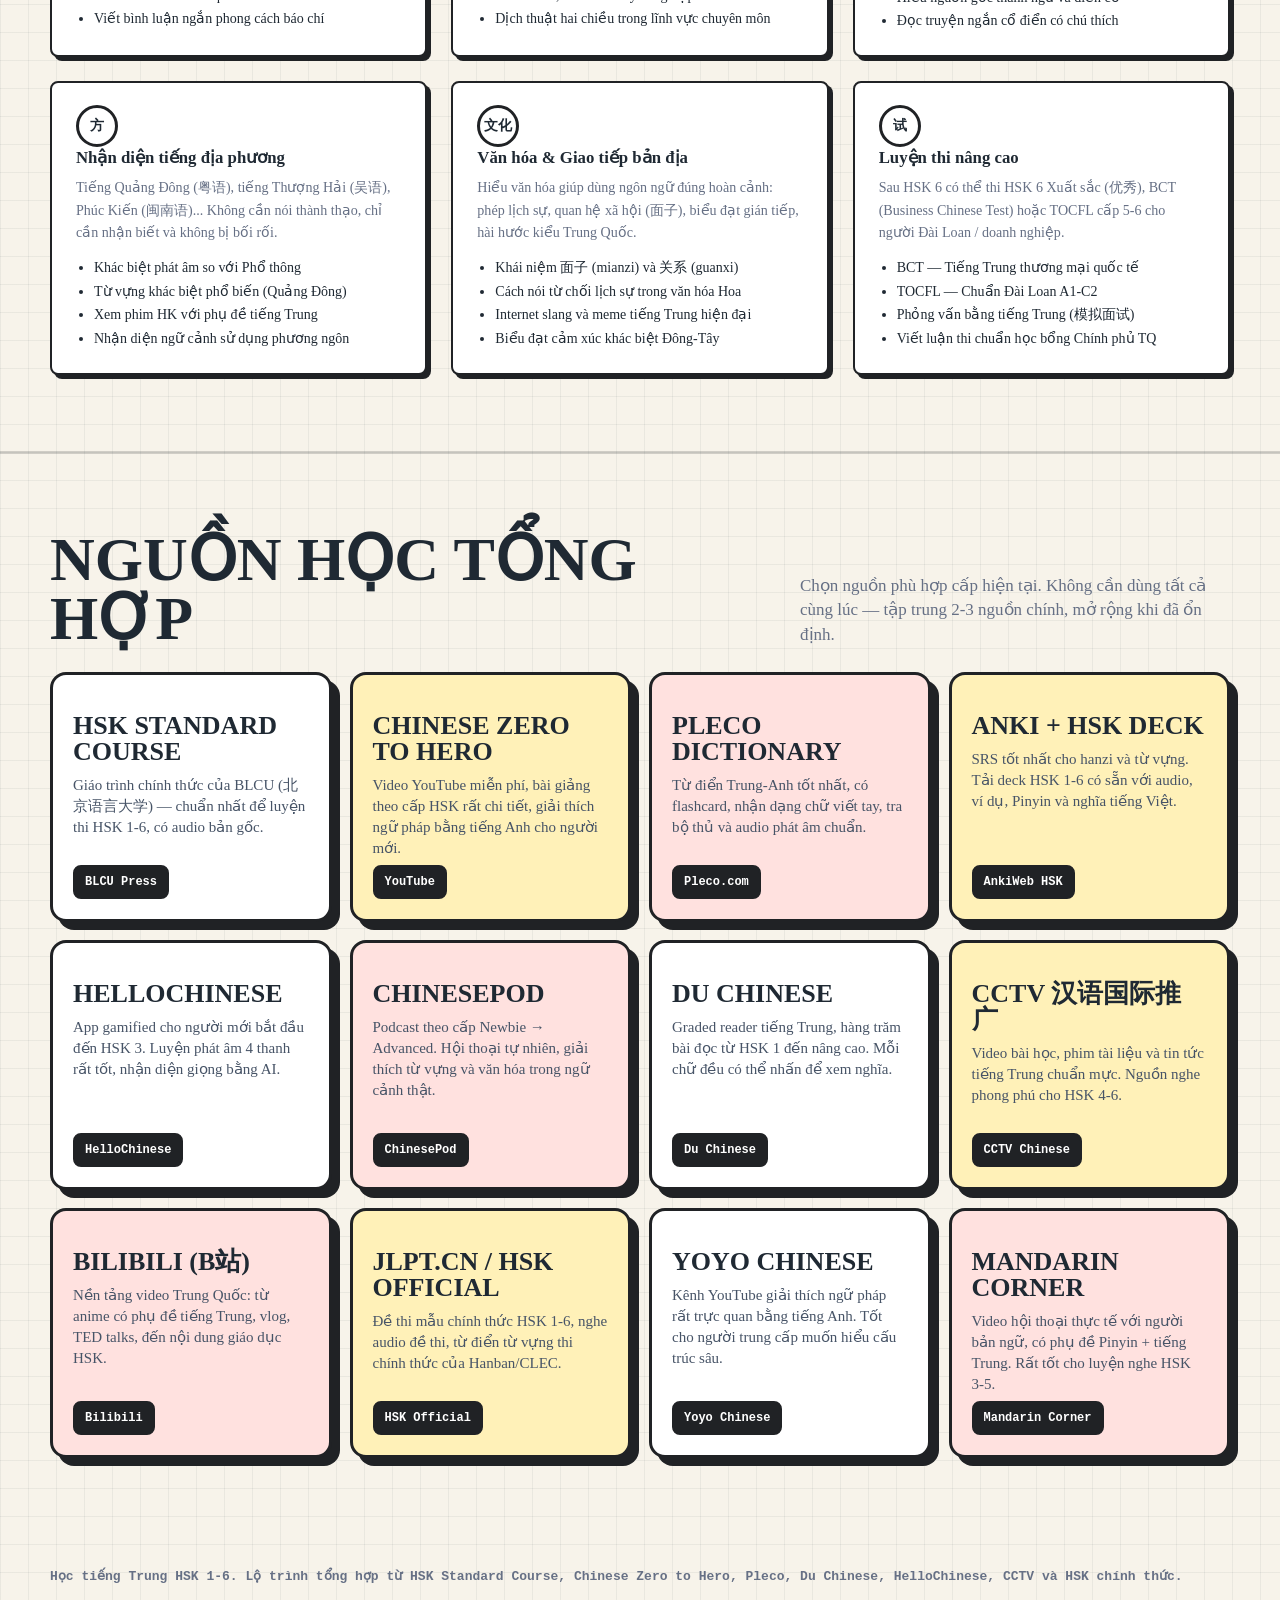
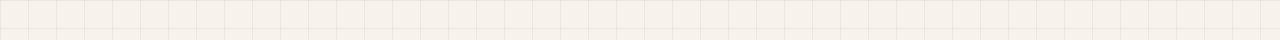
<file: chinese.html>
<!doctype html>
<html lang="vi">
<head>
  <meta charset="utf-8" />
  <meta name="viewport" content="width=device-width, initial-scale=1" />
  <title>Học tiếng Trung HSK 1-6 | Course Learning</title>
  <link rel="stylesheet" href="./assets/css/styles.css" />
  <style>
    /* ── Chinese course custom styles ── */
    .chinese-hero {
      display: grid;
      grid-template-columns: 1fr auto;
      gap: 48px;
      align-items: center;
      padding: 64px 0 56px;
    }
    @media (max-width: 720px) {
      .chinese-hero { grid-template-columns: 1fr; }
    }

    .chinese-board {
      display: flex;
      flex-direction: column;
      align-items: center;
      gap: 12px;
    }
    .hanzi-row {
      display: flex;
      gap: 8px;
    }
    .hanzi-tile {
      width: 72px; height: 72px;
      border: 3px solid var(--line);
      box-shadow: var(--shadow);
      background: #fff;
      display: flex; align-items: center; justify-content: center;
      font-size: 2.4rem;
      font-family: "Noto Serif SC", "SimSun", serif;
      font-weight: 700;
    }
    .level-stack {
      display: flex; flex-direction: column; gap: 4px;
      font-size: .85rem; color: var(--muted);
    }
    .level-stack span { text-align: center; }

    /* Tones */
    .tone-grid {
      display: grid;
      grid-template-columns: repeat(auto-fill, minmax(220px, 1fr));
      gap: 20px;
      margin-top: 24px;
    }
    .tone-card {
      border: 2px solid var(--line);
      box-shadow: 4px 4px 0 var(--line);
      background: #fff;
      padding: 20px 22px;
      border-radius: var(--radius);
    }
    .tone-card .tone-mark {
      display: inline-block;
      font-size: 2rem;
      font-family: "Noto Serif SC", serif;
      margin-bottom: 8px;
      color: var(--cyan);
      font-weight: 700;
    }
    .tone-card h3 { margin: 0 0 6px; font-size: 1rem; }
    .tone-card p  { margin: 0; font-size: .875rem; color: var(--muted); line-height: 1.5; }
    .tone-card .examples { margin-top: 10px; font-size: .85rem; }
    .tone-card .examples span {
      display: inline-block;
      background: #f0f9f9;
      border: 1px solid var(--cyan);
      border-radius: 4px;
      padding: 2px 8px;
      margin: 2px 2px 0 0;
      font-family: "Noto Serif SC", serif;
    }

    /* Roadmap phases */
    .chinese-roadmap {
      display: grid;
      grid-template-columns: repeat(auto-fill, minmax(300px, 1fr));
      gap: 24px;
      margin-top: 24px;
    }
    .roadmap-phase {
      border: 2px solid var(--line);
      box-shadow: 4px 4px 0 var(--line);
      background: #fff;
      padding: 24px 26px;
      border-radius: var(--radius);
    }
    .phase-head {
      display: flex; align-items: center; gap: 14px;
      margin-bottom: 14px;
    }
    .phase-head h3 { margin: 0; font-size: 1.05rem; }
    .roadmap-phase ul {
      margin: 0; padding-left: 18px;
      font-size: .9rem; line-height: 1.7;
      color: var(--ink);
    }
    .roadmap-phase ul li { margin-bottom: 4px; }

    /* Grammar table */
    .grammar-section { margin-top: 24px; }
    .grammar-block {
      border: 2px solid var(--line);
      box-shadow: 4px 4px 0 var(--line);
      background: #fff;
      border-radius: var(--radius);
      overflow: hidden;
      margin-bottom: 20px;
    }
    .grammar-block h3 {
      margin: 0;
      padding: 14px 20px;
      background: var(--ink);
      color: var(--paper);
      font-size: 1rem;
      display: flex; align-items: center; gap: 10px;
    }
    .grammar-block h3 .badge-sm {
      background: var(--cyan);
      color: #fff;
      border-radius: 4px;
      padding: 1px 7px;
      font-size: .75rem;
      font-weight: 600;
    }
    .grammar-table {
      width: 100%;
      border-collapse: collapse;
      font-size: .875rem;
    }
    .grammar-table th {
      background: #f7f3ea;
      padding: 10px 16px;
      text-align: left;
      border-bottom: 1px solid #e0d8c8;
      font-weight: 600;
      color: var(--muted);
      font-size: .8rem;
      text-transform: uppercase;
      letter-spacing: .04em;
    }
    .grammar-table td {
      padding: 10px 16px;
      border-bottom: 1px solid #f0ece4;
      vertical-align: top;
      line-height: 1.5;
    }
    .grammar-table tr:last-child td { border-bottom: none; }
    .grammar-table .zh {
      font-family: "Noto Serif SC", "SimSun", serif;
      font-size: 1rem;
      color: var(--ink);
    }
    .grammar-table .py { color: var(--cyan); font-style: italic; font-size: .85rem; }
    .grammar-table .vi { color: var(--muted); font-size: .85rem; }

    /* Hanzi plan */
    .hanzi-flow { display: flex; flex-direction: column; gap: 12px; margin-top: 16px; }
    .hanzi-step {
      display: flex; align-items: flex-start; gap: 14px;
      padding: 14px 18px;
      border: 2px solid var(--line);
      box-shadow: 3px 3px 0 var(--line);
      background: #fff;
      border-radius: var(--radius);
    }
    .hanzi-step .step-num {
      min-width: 36px; height: 36px;
      background: var(--cyan);
      color: #fff;
      border-radius: 50%;
      display: flex; align-items: center; justify-content: center;
      font-weight: 700; font-size: .9rem;
      box-shadow: 2px 2px 0 var(--line);
    }
    .hanzi-step div strong { display: block; margin-bottom: 3px; }
    .hanzi-step div span { font-size: .875rem; color: var(--muted); line-height: 1.5; }

    /* Vocab topics */
    .topic-grid {
      display: grid;
      grid-template-columns: repeat(auto-fill, minmax(180px, 1fr));
      gap: 12px;
      margin-top: 20px;
    }
    .topic-chip {
      border: 2px solid var(--line);
      background: #fff;
      box-shadow: 3px 3px 0 var(--line);
      border-radius: var(--radius);
      padding: 12px 16px;
      font-size: .875rem;
    }
    .topic-chip strong {
      display: block;
      font-family: "Noto Serif SC", serif;
      font-size: 1.3rem;
      color: var(--cyan);
      margin-bottom: 4px;
    }

    /* Daily schedule */
    .daily-grid {
      display: grid;
      grid-template-columns: repeat(auto-fill, minmax(220px, 1fr));
      gap: 18px;
      margin-top: 20px;
    }
    .source-grid {
      display: grid;
      grid-template-columns: repeat(auto-fill, minmax(230px, 1fr));
      gap: 18px;
      margin-top: 20px;
    }

    /* Output goals */
    .output-list {
      list-style: none;
      padding: 0; margin: 16px 0 0;
      display: flex; flex-direction: column; gap: 10px;
    }
    .output-list li {
      display: flex; align-items: flex-start; gap: 10px;
      padding: 12px 16px;
      border: 2px solid var(--line);
      background: #fff;
      box-shadow: 3px 3px 0 var(--line);
      border-radius: var(--radius);
      font-size: .9rem; line-height: 1.5;
    }
    .output-list li .icon { font-size: 1.2rem; margin-top: 1px; }

    /* Progress bar visual */
    .hsk-bar {
      display: flex;
      gap: 4px;
      margin-top: 20px;
      flex-wrap: wrap;
    }
    .hsk-seg {
      flex: 1;
      min-width: 80px;
      padding: 10px 14px;
      border: 2px solid var(--line);
      box-shadow: 3px 3px 0 var(--line);
      background: #fff;
      border-radius: var(--radius);
      font-size: .82rem;
      text-align: center;
    }
    .hsk-seg strong { display: block; font-size: 1.05rem; margin-bottom: 3px; }
    .hsk-seg.active { background: var(--cyan); color: #fff; }
    .hsk-seg.active strong { color: #fff; }

    /* Advanced modules */
    .adv-grid {
      display: grid;
      grid-template-columns: repeat(auto-fill, minmax(300px, 1fr));
      gap: 24px;
      margin-top: 24px;
    }
    .adv-card {
      border: 2px solid var(--line);
      box-shadow: 4px 4px 0 var(--line);
      background: #fff;
      padding: 22px 24px;
      border-radius: var(--radius);
    }
    .adv-card h3 { margin: 0 0 8px; font-size: 1.05rem; }
    .adv-card p  { margin: 0 0 12px; font-size: .88rem; color: var(--muted); line-height: 1.6; }
    .adv-card ul { margin: 0; padding-left: 18px; font-size: .875rem; line-height: 1.7; }
  </style>
</head>
<body>
  <header class="topbar">
    <div class="shell topbar-inner">
      <a class="brand" href="./index.html#courses" aria-label="Course Learning home">
        <span class="mark">中</span>
        <span>Course Learning</span>
      </a>
      <nav class="nav" aria-label="Chinese course navigation">
        <a href="./index.html#courses">Khóa học</a>
        <a href="#roadmap">Lộ trình</a>
        <a href="#tones">Thanh điệu</a>
        <a href="#grammar">Ngữ pháp</a>
        <a href="#hanzi">Chữ Hán</a>
        <a href="#sources">Nguồn học</a>
        <a href="./chinese-vocab.html" style="color:var(--cn-red,#d9534f);font-weight:700">词 Từ vựng</a>
      </nav>
    </div>
  </header>

  <main>
    <!-- ── HERO ── -->
    <section class="chinese-hero shell">
      <div class="english-hero-copy">
        <div class="eyebrow"><span class="pulse"></span><span>汉语学习 · Học tiếng Trung</span></div>
        <h1>Tiếng Trung từ HSK 1 tới HSK 6</h1>
        <p class="lead">Lộ trình toàn diện từ căn bản đến nâng cao: nắm 4 thanh điệu, đọc viết chữ Hán, ngữ pháp theo cấp HSK, luyện nghe nói thực tế và chinh phục kỳ thi HSK chính thức.</p>
        <div class="hero-actions">
          <a class="btn primary" href="#roadmap">Xem lộ trình</a>
          <a class="btn" href="#tones">Thanh điệu & Pinyin</a>
          <a class="btn" href="./chinese-vocab.html" style="background:var(--cn-red,#d9534f);color:#fff;border-color:var(--cn-red,#d9534f)">词 Luyện từ vựng</a>
          <a class="btn" href="./chinese-quiz.html" style="background:var(--ink);color:var(--paper)">试 Làm bài kiểm tra</a>
          <a class="btn" href="./chinese-reading.html">阅 Đọc hiểu</a>
        </div>
      </div>

      <div class="chinese-board" aria-label="Chinese learning levels">
        <div class="hanzi-row">
          <div class="hanzi-tile">汉</div>
          <div class="hanzi-tile">语</div>
          <div class="hanzi-tile">学</div>
        </div>
        <div class="hanzi-row">
          <div class="hanzi-tile">习</div>
          <div class="hanzi-tile">中</div>
          <div class="hanzi-tile">文</div>
        </div>
        <div class="level-stack">
          <span>HSK 1-2 · Căn bản (A1-A2)</span>
          <span>HSK 3-4 · Trung cấp (B1-B2)</span>
          <span>HSK 5-6 · Nâng cao (C1-C2)</span>
        </div>
      </div>
    </section>

    <!-- ── PRINCIPLES ── -->
    <section class="section">
      <div class="shell">
        <div class="section-head">
          <h2>Định hướng học</h2>
          <p class="section-note">HSK đo đọc, nghe và từ vựng theo cấp; Can-do bổ sung mục tiêu giao tiếp thực tế; Pinyin là bàn đạp phát âm; Hanzi là nền tảng đọc viết lâu dài.</p>
        </div>
        <div class="principles">
          <article class="principle-card">
            <span class="module-num">HSK</span>
            <h3>Thi theo cấp</h3>
            <p>HSK 1-2 là nền tảng; HSK 3-4 là trung cấp đời sống và công việc; HSK 5-6 đạt mức đọc hiểu báo chí và học thuật.</p>
          </article>
          <article class="principle-card">
            <span class="module-num">声</span>
            <h3>Thanh điệu trước tiên</h3>
            <p>4 thanh + thanh nhẹ quyết định nghĩa từ. Luyện tai và miệng cùng lúc từ ngày đầu, không học từ vựng trước khi nắm thanh.</p>
          </article>
          <article class="principle-card">
            <span class="module-num">字</span>
            <h3>Chữ Hán theo bộ thủ</h3>
            <p>Học chữ qua hình - nghĩa - âm - từ ghép - câu. Nhóm chữ theo bộ thủ để nhận diện nhanh và mở rộng từ vựng có hệ thống.</p>
          </article>
          <article class="principle-card">
            <span class="module-num">说</span>
            <h3>Nói từ bài 1</h3>
            <p>Output ngay từ đầu: nhái mẫu câu, role-play tình huống đơn giản, ghi âm để tự nghe lại. Nói sớm giúp không sợ sai.</p>
          </article>
        </div>
      </div>
    </section>

    <!-- ── HSK OVERVIEW BAR ── -->
    <section class="section">
      <div class="shell">
        <div class="section-head">
          <h2>Tổng quan các cấp HSK</h2>
          <p class="section-note">HSK (汉语水平考试) là kỳ thi tiếng Trung chuẩn quốc tế. 6 cấp tương ứng CEFR A1-C2.</p>
        </div>
        <div class="hsk-bar">
          <div class="hsk-seg">
            <strong>HSK 1</strong>
            150 từ · A1<br>Sinh hoạt cơ bản
          </div>
          <div class="hsk-seg">
            <strong>HSK 2</strong>
            300 từ · A2<br>Tình huống quen
          </div>
          <div class="hsk-seg active">
            <strong>HSK 3</strong>
            600 từ · B1<br>Giao tiếp thông thường
          </div>
          <div class="hsk-seg active">
            <strong>HSK 4</strong>
            1200 từ · B2<br>Nhiều chủ đề rộng
          </div>
          <div class="hsk-seg">
            <strong>HSK 5</strong>
            2500 từ · C1<br>Đọc báo, phim không phụ đề
          </div>
          <div class="hsk-seg">
            <strong>HSK 6</strong>
            5000+ từ · C2<br>Học thuật, diễn thuyết
          </div>
        </div>
      </div>
    </section>

    <!-- ── ROADMAP ── -->
    <section class="section" id="roadmap">
      <div class="shell">
        <div class="section-head">
          <h2>Lộ trình HSK 1 → HSK 6</h2>
          <p class="section-note">Gợi ý nhịp học 24-36 tháng. Nếu học mỗi ngày 60-90 phút, có thể rút ngắn 20-30%. Giữ nguyên thứ tự, không bỏ qua giai đoạn nào.</p>
        </div>

        <div class="chinese-roadmap">

          <!-- HSK 1 -->
          <article class="roadmap-phase">
            <div class="phase-head">
              <span class="module-num">H1</span>
              <h3>Tháng 1-2: HSK 1 — Căn bản tuyệt đối</h3>
            </div>
            <ul>
              <li><strong>Pinyin & 4 thanh điệu:</strong> học toàn bộ âm đầu, vần, ghép âm tiết, phân biệt 4 thanh + thanh nhẹ qua tối thiểu 30 cặp tối nghĩa.</li>
              <li><strong>Từ vựng (150 từ):</strong> chào hỏi, số đếm 0-100, thời gian, màu sắc, gia đình, đồ vật quanh nhà, động từ hành động cơ bản.</li>
              <li><strong>Ngữ pháp:</strong> cấu trúc S-V-O, câu hỏi với 吗/吧, 是…的, phủ định 不/没, lượng từ cơ bản (个, 本, 张).</li>
              <li><strong>Chữ Hán (150 chữ):</strong> học song song với từ vựng, nhận diện và viết tay tối thiểu 80 chữ thường gặp nhất.</li>
              <li><strong>Output:</strong> tự giới thiệu 60 giây, hỏi và trả lời về tên, tuổi, quốc tịch, sở thích đơn giản.</li>
            </ul>
          </article>

          <!-- HSK 2 -->
          <article class="roadmap-phase">
            <div class="phase-head">
              <span class="module-num">H2</span>
              <h3>Tháng 3-5: HSK 2 — Tình huống hằng ngày</h3>
            </div>
            <ul>
              <li><strong>Từ vựng (300 từ):</strong> mua sắm, nhà hàng, đi lại, thời tiết, sức khỏe cơ bản, trường học, công việc đơn giản.</li>
              <li><strong>Ngữ pháp:</strong> kết quả bổ ngữ (V+好/完/到), hướng bổ ngữ (V+上/下/进), so sánh 比, biểu thị kinh nghiệm 过, thể tiến hành 正在…呢.</li>
              <li><strong>Nghe:</strong> hội thoại 2-4 lượt về chủ đề quen, nhận diện từ khóa và mối quan hệ người nói.</li>
              <li><strong>Đọc:</strong> tin nhắn ngắn, biển hiệu, thực đơn, lịch trình đơn giản (có Pinyin hỗ trợ).</li>
              <li><strong>Output:</strong> đặt đồ ăn, mua vé, hỏi đường, nói về thói quen hằng ngày trong 2-3 phút.</li>
            </ul>
          </article>

          <!-- HSK 3 -->
          <article class="roadmap-phase">
            <div class="phase-head">
              <span class="module-num">H3</span>
              <h3>Tháng 6-10: HSK 3 — Giao tiếp thông thường</h3>
            </div>
            <ul>
              <li><strong>Từ vựng (600 từ):</strong> chủ đề mở rộng: du lịch, sức khỏe, học tập, cảm xúc, xã giao, thiên nhiên, tin tức đơn giản.</li>
              <li><strong>Ngữ pháp:</strong> cấu trúc 把 (ba-construction), bị động 被, câu giả thiết 如果…就, liên từ 因为…所以/虽然…但是, bổ ngữ khả năng V得了/V不了.</li>
              <li><strong>Nghe:</strong> hội thoại 4-6 lượt gần tốc độ tự nhiên, nhận diện quan điểm, cảm xúc và thái độ.</li>
              <li><strong>Đọc:</strong> đoạn văn 100-200 chữ không có Pinyin, email, bài viết ngắn trên mạng xã hội.</li>
              <li><strong>Viết:</strong> viết câu trả lời ngắn, điền vào chỗ trống, viết đoạn mô tả 80-100 chữ.</li>
              <li><strong>Output:</strong> kể chuyện có cốt truyện đơn giản, nêu ý kiến về chủ đề quen, nói 4-5 phút liên tục.</li>
            </ul>
          </article>

          <!-- HSK 4 -->
          <article class="roadmap-phase">
            <div class="phase-head">
              <span class="module-num">H4</span>
              <h3>Tháng 11-16: HSK 4 — Trung cấp vững</h3>
            </div>
            <ul>
              <li><strong>Từ vựng (1200 từ):</strong> kinh tế, chính trị, khoa học, văn hóa, thể thao, mối quan hệ xã hội, thành ngữ 4 chữ cơ bản (成语 chéngyǔ).</li>
              <li><strong>Ngữ pháp:</strong> câu nhấn mạnh 是…的, liên kết tình huống 尽管…还是, trình độ bổ ngữ (V得+adj), câu song song, cấu trúc trang trọng 于/对/据.</li>
              <li><strong>Nghe:</strong> phỏng vấn ngắn, chương trình radio đơn giản, hội thoại nhóm, nhận diện hàm ý và giọng điệu.</li>
              <li><strong>Đọc:</strong> bài viết 200-400 chữ nhiều chủ đề, xác định luận điểm chính và chi tiết hỗ trợ.</li>
              <li><strong>Viết:</strong> đoạn văn 100-150 chữ miêu tả hoặc lập luận; viết email thông thường.</li>
              <li><strong>Output:</strong> thảo luận 2 chiều về chủ đề xã hội quen thuộc, trình bày quan điểm có lý lẽ.</li>
            </ul>
          </article>

          <!-- HSK 5 -->
          <article class="roadmap-phase">
            <div class="phase-head">
              <span class="module-num">H5</span>
              <h3>Tháng 17-24: HSK 5 — Nâng cao thực tế</h3>
            </div>
            <ul>
              <li><strong>Từ vựng (2500 từ):</strong> từ chuyên ngành nhẹ, thành ngữ phổ biến, từ khẩu ngữ, từ sách báo, lướt mạng tiếng Trung.</li>
              <li><strong>Ngữ pháp:</strong> cấu trúc phức tạp: 与其…不如、即使…也、宁可…也不、非…不可; ngôn ngữ văn viết 况且/然而/诚然.</li>
              <li><strong>Nghe:</strong> tin tức ngắn CCTV/Bilibili không phụ đề, hội nghị, bài giảng đơn giản.</li>
              <li><strong>Đọc:</strong> bài báo 400-600 chữ, phân tích lập luận, truyện ngắn văn học đại chúng, tiểu thuyết graded reader.</li>
              <li><strong>Viết:</strong> bài luận 200-250 chữ trình bày vấn đề - dẫn chứng - kết luận.</li>
              <li><strong>Output:</strong> thuyết trình 5-7 phút không chuẩn bị nhiều, xem phim Hoa ngữ không phụ đề tiếng Anh (có phụ đề Trung OK).</li>
            </ul>
          </article>

          <!-- HSK 6 -->
          <article class="roadmap-phase">
            <div class="phase-head">
              <span class="module-num">H6</span>
              <h3>Tháng 25-36: HSK 6 — Thành thạo cao cấp</h3>
            </div>
            <ul>
              <li><strong>Từ vựng (5000+ từ):</strong> thuật ngữ học thuật, văn phong cổ điển cơ bản, thành ngữ nâng cao, từ vùng miền phổ biến.</li>
              <li><strong>Ngữ pháp:</strong> cấu trúc học thuật 其…也、所谓…、诚如…所言; viết văn thuyết phục; phong cách bình luận xã hội.</li>
              <li><strong>Nghe:</strong> diễn thuyết TED tiếng Trung, podcast không phụ đề, hội thảo chuyên môn, phim tài liệu.</li>
              <li><strong>Đọc:</strong> bài nghiên cứu ngắn, tác phẩm văn học đương đại, bình luận thời sự, đọc lướt nhanh 1000+ chữ/phút.</li>
              <li><strong>Viết:</strong> bài luận 350-400 chữ phân tích hoặc phê bình; tóm tắt văn bản dài; viết theo phong cách báo chí.</li>
              <li><strong>Output:</strong> tranh luận học thuật, diễn thuyết tự phát 10 phút, dẫn chương trình giả định.</li>
            </ul>
          </article>
        </div>
      </div>
    </section>

    <!-- ── TONES ── -->
    <section class="section" id="tones">
      <div class="shell">
        <div class="section-head">
          <h2>Thanh điệu & Pinyin</h2>
          <p class="section-note">Tiếng Trung phổ thông (普通话) có 4 thanh chính + 1 thanh nhẹ. Không nắm thanh điệu sẽ không thể giao tiếp dù biết nhiều từ. Luyện tai trước, luyện miệng ngay sau.</p>
        </div>
        <div class="tone-grid">
          <div class="tone-card">
            <div class="tone-mark">ā (māmā)</div>
            <h3>Thanh 1 — Bằng cao (阴平)</h3>
            <p>Giọng cao đều, kéo dài phẳng. Tương tự nốt mi cao giữ lâu trong nhạc. Không lên không xuống.</p>
            <div class="examples">
              <span>妈 mā (mẹ)</span>
              <span>书 shū (sách)</span>
              <span>天 tiān (trời)</span>
              <span>飞 fēi (bay)</span>
            </div>
          </div>
          <div class="tone-card">
            <div class="tone-mark">á (máma)</div>
            <h3>Thanh 2 — Thăng (阳平)</h3>
            <p>Giọng đi lên từ giữa lên cao, như hỏi lại "Hả?". Bắt đầu ở mức trung bình, kéo lên đỉnh.</p>
            <div class="examples">
              <span>麻 má (tê)</span>
              <span>学 xué (học)</span>
              <span>人 rén (người)</span>
              <span>来 lái (đến)</span>
            </div>
          </div>
          <div class="tone-card">
            <div class="tone-mark">ǎ (mǎma)</div>
            <h3>Thanh 3 — Khúc khuỷu (上声)</h3>
            <p>Xuống rồi lên, như tiếng "ừm" khi suy nghĩ. Thực tế trong câu chỉ xuống (half third) nếu sau nó không phải thanh 3.</p>
            <div class="examples">
              <span>马 mǎ (ngựa)</span>
              <span>你 nǐ (bạn)</span>
              <span>水 shuǐ (nước)</span>
              <span>好 hǎo (tốt)</span>
            </div>
          </div>
          <div class="tone-card">
            <div class="tone-mark">à (màma)</div>
            <h3>Thanh 4 — Giáng mạnh (去声)</h3>
            <p>Giọng xuống nhanh và mạnh từ cao xuống thấp, như khi ra lệnh hoặc ngạc nhiên "Ừ!" dứt khoát.</p>
            <div class="examples">
              <span>骂 mà (mắng)</span>
              <span>大 dà (lớn)</span>
              <span>是 shì (là)</span>
              <span>去 qù (đi)</span>
            </div>
          </div>
          <div class="tone-card">
            <div class="tone-mark">a (ma·ma)</div>
            <h3>Thanh nhẹ (轻声)</h3>
            <p>Âm tiết ngắn, nhẹ, không có thanh rõ ràng. Thường gặp ở hạt từ cuối câu, phần lặp lại, hay đuôi từ.</p>
            <div class="examples">
              <span>吗 ma (câu hỏi)</span>
              <span>的 de (của)</span>
              <span>了 le (hoàn thành)</span>
              <span>们 men (số nhiều)</span>
            </div>
          </div>
          <div class="tone-card">
            <div class="tone-mark" style="font-size:1.4rem">Biến điệu</div>
            <h3>Quy tắc biến thanh</h3>
            <p>Hai thanh 3 liền nhau: thanh 3 đầu đọc thành thanh 2. Ví dụ: 你好 (nǐ hǎo → ní hǎo). Số 一 (yī) và 不 (bù) cũng biến điệu tuỳ ngữ cảnh.</p>
            <div class="examples">
              <span>你好 → ní hǎo</span>
              <span>一个 → yí gè</span>
              <span>不去 → bú qù</span>
            </div>
          </div>
        </div>
      </div>
    </section>

    <!-- ── GRAMMAR REFERENCE ── -->
    <section class="section" id="grammar">
      <div class="shell">
        <div class="section-head">
          <h2>Ngữ pháp theo cấp</h2>
          <p class="section-note">Tiếng Trung không chia động từ, không có giống số. Ngữ pháp dựa trên vị trí từ trong câu, từ hư và cấu trúc mẫu (pattern). Học theo mẫu, không cần thuộc lòng quy tắc.</p>
        </div>
        <div class="grammar-section">

          <!-- HSK 1-2 Grammar -->
          <div class="grammar-block">
            <h3><span class="badge-sm">HSK 1-2</span> Cấu trúc nền tảng</h3>
            <table class="grammar-table">
              <thead>
                <tr><th>Mẫu câu</th><th>Ví dụ tiếng Trung</th><th>Pinyin</th><th>Nghĩa tiếng Việt</th></tr>
              </thead>
              <tbody>
                <tr>
                  <td>Câu khẳng định S + V + O</td>
                  <td class="zh">我喜欢喝咖啡。</td>
                  <td class="py">Wǒ xǐhuān hē kāfēi.</td>
                  <td class="vi">Tôi thích uống cà phê.</td>
                </tr>
                <tr>
                  <td>Câu hỏi Yes/No + 吗</td>
                  <td class="zh">你是学生吗？</td>
                  <td class="py">Nǐ shì xuésheng ma?</td>
                  <td class="vi">Bạn là học sinh không?</td>
                </tr>
                <tr>
                  <td>Câu hỏi WH (什么/哪/谁/怎么)</td>
                  <td class="zh">这是什么？你去哪儿？</td>
                  <td class="py">Zhè shì shénme? Nǐ qù nǎr?</td>
                  <td class="vi">Đây là cái gì? Bạn đi đâu?</td>
                </tr>
                <tr>
                  <td>Phủ định với 不 / 没</td>
                  <td class="zh">我不喜欢。我没去。</td>
                  <td class="py">Wǒ bù xǐhuān. Wǒ méi qù.</td>
                  <td class="vi">Tôi không thích. Tôi không đi.</td>
                </tr>
                <tr>
                  <td>Lượng từ (量词)</td>
                  <td class="zh">一个苹果，两本书</td>
                  <td class="py">yī gè píngguǒ, liǎng běn shū</td>
                  <td class="vi">một quả táo, hai cuốn sách</td>
                </tr>
                <tr>
                  <td>Thể hoàn thành 了 (le)</td>
                  <td class="zh">我吃了。他来了。</td>
                  <td class="py">Wǒ chī le. Tā lái le.</td>
                  <td class="vi">Tôi ăn rồi. Anh ấy đến rồi.</td>
                </tr>
                <tr>
                  <td>So sánh bằng 也/都</td>
                  <td class="zh">我也去。他们都学习。</td>
                  <td class="py">Wǒ yě qù. Tāmen dōu xuéxí.</td>
                  <td class="vi">Tôi cũng đi. Họ đều học.</td>
                </tr>
                <tr>
                  <td>Thể tiến hành 在…呢</td>
                  <td class="zh">他在看书呢。</td>
                  <td class="py">Tā zài kàn shū ne.</td>
                  <td class="vi">Anh ấy đang đọc sách.</td>
                </tr>
              </tbody>
            </table>
          </div>

          <!-- HSK 3-4 Grammar -->
          <div class="grammar-block">
            <h3><span class="badge-sm">HSK 3-4</span> Cấu trúc trung cấp</h3>
            <table class="grammar-table">
              <thead>
                <tr><th>Mẫu câu</th><th>Ví dụ tiếng Trung</th><th>Pinyin</th><th>Nghĩa tiếng Việt</th></tr>
              </thead>
              <tbody>
                <tr>
                  <td>Cấu trúc 把 (xử lý tân ngữ)</td>
                  <td class="zh">请把窗户关上。</td>
                  <td class="py">Qǐng bǎ chuānghu guān shàng.</td>
                  <td class="vi">Làm ơn đóng cửa sổ lại.</td>
                </tr>
                <tr>
                  <td>Bị động 被 (bèi)</td>
                  <td class="zh">我的钱包被偷了。</td>
                  <td class="py">Wǒ de qiánbāo bèi tōu le.</td>
                  <td class="vi">Ví tiền của tôi bị lấy cắp rồi.</td>
                </tr>
                <tr>
                  <td>Giả thiết 如果…就</td>
                  <td class="zh">如果明天下雨，我就不去了。</td>
                  <td class="py">Rúguǒ míngtiān xià yǔ, wǒ jiù bú qù le.</td>
                  <td class="vi">Nếu ngày mai mưa, tôi sẽ không đi.</td>
                </tr>
                <tr>
                  <td>Nhân quả 因为…所以</td>
                  <td class="zh">因为下雨，所以我没出去。</td>
                  <td class="py">Yīnwèi xià yǔ, suǒyǐ wǒ méi chūqù.</td>
                  <td class="vi">Vì trời mưa nên tôi không ra ngoài.</td>
                </tr>
                <tr>
                  <td>Nhượng bộ 虽然…但是</td>
                  <td class="zh">虽然很贵，但是质量好。</td>
                  <td class="py">Suīrán hěn guì, dànshì zhìliàng hǎo.</td>
                  <td class="vi">Mặc dù đắt nhưng chất lượng tốt.</td>
                </tr>
                <tr>
                  <td>So sánh hơn 比 (bǐ)</td>
                  <td class="zh">他比我高五厘米。</td>
                  <td class="py">Tā bǐ wǒ gāo wǔ lí mǐ.</td>
                  <td class="vi">Anh ấy cao hơn tôi 5 cm.</td>
                </tr>
                <tr>
                  <td>Bổ ngữ khả năng V得/不了</td>
                  <td class="zh">这么多饭我吃不了。</td>
                  <td class="py">Zhème duō fàn wǒ chī bu liǎo.</td>
                  <td class="vi">Nhiều cơm như vậy tôi không ăn hết được.</td>
                </tr>
                <tr>
                  <td>Kinh nghiệm 过 (guò)</td>
                  <td class="zh">我去过北京两次。</td>
                  <td class="py">Wǒ qù guò Běijīng liǎng cì.</td>
                  <td class="vi">Tôi đã từng đến Bắc Kinh hai lần.</td>
                </tr>
                <tr>
                  <td>Nhấn mạnh 是…的</td>
                  <td class="zh">我是昨天来的。</td>
                  <td class="py">Wǒ shì zuótiān lái de.</td>
                  <td class="vi">Tôi đến vào hôm qua (chứ không phải hôm nay).</td>
                </tr>
                <tr>
                  <td>Liên tiếp 一边…一边</td>
                  <td class="zh">他一边吃饭，一边看手机。</td>
                  <td class="py">Tā yībiān chī fàn, yībiān kàn shǒujī.</td>
                  <td class="vi">Anh ấy vừa ăn cơm vừa nhìn điện thoại.</td>
                </tr>
              </tbody>
            </table>
          </div>

          <!-- HSK 5-6 Grammar -->
          <div class="grammar-block">
            <h3><span class="badge-sm">HSK 5-6</span> Cấu trúc nâng cao</h3>
            <table class="grammar-table">
              <thead>
                <tr><th>Mẫu câu</th><th>Ví dụ tiếng Trung</th><th>Pinyin</th><th>Nghĩa tiếng Việt</th></tr>
              </thead>
              <tbody>
                <tr>
                  <td>Lựa chọn 与其…不如</td>
                  <td class="zh">与其抱怨，不如采取行动。</td>
                  <td class="py">Yǔqí bàoyuàn, bùrú cǎiqǔ xíngdòng.</td>
                  <td class="vi">Thay vì phàn nàn, chi bằng hành động.</td>
                </tr>
                <tr>
                  <td>Nhượng bộ mạnh 即使…也</td>
                  <td class="zh">即使再忙，他也会抽时间陪家人。</td>
                  <td class="py">Jíshǐ zài máng, tā yě huì chōu shíjiān péi jiārén.</td>
                  <td class="vi">Dù bận đến mấy, anh ấy cũng dành thời gian cho gia đình.</td>
                </tr>
                <tr>
                  <td>Nhấn mạnh phủ định 非…不可</td>
                  <td class="zh">这件事非你去不可。</td>
                  <td class="py">Zhè jiàn shì fēi nǐ qù bùkě.</td>
                  <td class="vi">Việc này nhất định phải anh đi mới được.</td>
                </tr>
                <tr>
                  <td>Chọn ít hơn 宁可…也不</td>
                  <td class="zh">宁可慢慢来，也不要犯错。</td>
                  <td class="py">Nìngkě màn màn lái, yě bú yào fàncuò.</td>
                  <td class="vi">Thà làm chậm còn hơn mắc sai lầm.</td>
                </tr>
                <tr>
                  <td>Phạm vi 无论…都/也</td>
                  <td class="zh">无论发生什么，我们都要坚持。</td>
                  <td class="py">Wúlùn fāshēng shénme, wǒmen dōu yào jiānchí.</td>
                  <td class="vi">Dù chuyện gì xảy ra, chúng ta cũng phải kiên trì.</td>
                </tr>
                <tr>
                  <td>Văn viết 于/对/据/由</td>
                  <td class="zh">据报道，此次会议将于北京举行。</td>
                  <td class="py">Jù bàodào, cǐcì huìyì jiāng yú Běijīng jǔxíng.</td>
                  <td class="vi">Theo báo cáo, hội nghị lần này sẽ được tổ chức tại Bắc Kinh.</td>
                </tr>
                <tr>
                  <td>Liên kết nâng cao 况且/然而/诚然</td>
                  <td class="zh">诚然，他有不足之处，然而贡献不可忽视。</td>
                  <td class="py">Chéngrán, tā yǒu bùzú zhī chù, rán'ér gòngxiàn bù kě hūshì.</td>
                  <td class="vi">Thật ra anh ấy có điểm yếu, tuy nhiên đóng góp không thể bỏ qua.</td>
                </tr>
                <tr>
                  <td>Thành ngữ 4 chữ (成语)</td>
                  <td class="zh">半途而废 · 马到成功 · 实事求是</td>
                  <td class="py">bàntú'érfèi · mǎdàochénggōng · shíshìqiúshì</td>
                  <td class="vi">Bỏ giữa chừng · Thành công ngay lập tức · Thực sự cầu thị</td>
                </tr>
              </tbody>
            </table>
          </div>
        </div>
      </div>
    </section>

    <!-- ── HANZI PLAN ── -->
    <section class="section" id="hanzi">
      <div class="shell split">
        <div class="lesson-panel">
          <div class="eyebrow"><span class="pulse"></span><span>汉字 · Chữ Hán giản thể</span></div>
          <h2>Kế hoạch học Hanzi</h2>
          <p class="section-note">Tiếng Trung hiện đại dùng chữ giản thể (简体字). Mục tiêu: HSK 1-2 ~300 chữ, HSK 3-4 ~1000 chữ, HSK 5-6 ~2500+ chữ. Học theo bộ thủ giúp đoán nghĩa chữ lạ.</p>
          <div class="hanzi-flow">
            <div class="hanzi-step">
              <div class="step-num">1</div>
              <div>
                <strong>Nhận diện bộ thủ (部首)</strong>
                <span>214 bộ thủ cơ bản quyết định nhóm nghĩa. Ví dụ: 氵(nước) → 海/河/泳/洗; 口(miệng) → 吃/喝/叫/说.</span>
              </div>
            </div>
            <div class="hanzi-step">
              <div class="step-num">2</div>
              <div>
                <strong>Học cấu trúc chữ</strong>
                <span>Chữ Hán có 6 loại: chỉ sự, tượng hình, hình thanh (chiếm ~80%), hội ý, chuyển chú, giả tá. Nắm loại hình thanh giúp đoán âm đọc.</span>
              </div>
            </div>
            <div class="hanzi-step">
              <div class="step-num">3</div>
              <div>
                <strong>Từ ghép (词语)</strong>
                <span>Không học chữ đơn lẻ: mỗi chữ cần 3-5 từ ghép thực tế. Ví dụ 学: 学生、学习、学校、大学、学问.</span>
              </div>
            </div>
            <div class="hanzi-step">
              <div class="step-num">4</div>
              <div>
                <strong>Câu ví dụ ngữ cảnh</strong>
                <span>Mỗi từ ghép quan trọng cần 1-2 câu ví dụ thực tế. Não nhớ qua ngữ cảnh tốt hơn 5 lần so với học thuần từ rời.</span>
              </div>
            </div>
            <div class="hanzi-step">
              <div class="step-num">5</div>
              <div>
                <strong>Viết tay & nét bút</strong>
                <span>Học thứ tự nét chuẩn (笔顺). 8 nét cơ bản: ngang, sổ, phẩy, mác, chấm, gãy, móc,折. Viết tay giúp nhớ lâu hơn gõ phím.</span>
              </div>
            </div>
            <div class="hanzi-step">
              <div class="step-num">6</div>
              <div>
                <strong>Ôn tập SRS (Anki)</strong>
                <span>Lại: 1 ngày, Khó: 3 ngày, Tốt: 1 tuần, Dễ: 3 tuần. Mỗi ngày ôn 20-30 thẻ + học 5-10 chữ mới tùy cấp độ.</span>
              </div>
            </div>
          </div>
        </div>

        <div class="visual-panel">
          <div class="terminal">
            <div class="terminal-head">
              <span class="dot red"></span>
              <span class="dot yellow"></span>
              <span class="dot green"></span>
            </div>
            <pre>{
  "hanzi": "学",
  "pinyin": "xué",
  "tone": 2,
  "meaning_vi": "học",
  "radical": "子 (con/nhỏ)",
  "strokes": 8,
  "vocabulary": [
    { "word": "学生", "py": "xuésheng", "vi": "học sinh" },
    { "word": "学习", "py": "xuéxí",   "vi": "học tập" },
    { "word": "学校", "py": "xuéxiào", "vi": "trường học" },
    { "word": "大学", "py": "dàxué",   "vi": "đại học" }
  ],
  "example": "我在大学学习中文。",
  "example_vi": "Tôi học tiếng Trung ở đại học.",
  "hsk_level": 1,
  "review_state": "again | hard | good | easy"
}</pre>
          </div>
          <div class="flow-steps">
            <div class="flow-step"><code>HSK 1-2</code><p>~300 chữ. Học song song với từ vựng, nhận diện là đủ.</p></div>
            <div class="flow-step"><code>HSK 3-4</code><p>~1000 chữ. Bắt đầu viết tay, nhóm theo bộ thủ và chủ đề.</p></div>
            <div class="flow-step"><code>HSK 5-6</code><p>2500+ chữ. Học qua văn bản thật, sắc thái nghĩa và collocation.</p></div>
          </div>
        </div>
      </div>
    </section>

    <!-- ── VOCAB TOPICS ── -->
    <section class="section" id="vocab">
      <div class="shell">
        <div class="section-head">
          <h2>Chủ đề từ vựng theo cấp</h2>
          <p class="section-note">Học từ vựng theo chủ đề giúp xây "mạng lưới nghĩa" trong não. Mỗi chủ đề học 20-30 từ cốt lõi + 10-15 từ mở rộng.</p>
        </div>
        <div class="topic-grid">
          <div class="topic-chip"><strong>问候 HSK1</strong>Chào hỏi, giới thiệu, xã giao cơ bản</div>
          <div class="topic-chip"><strong>家庭 HSK1</strong>Gia đình, người thân, mối quan hệ</div>
          <div class="topic-chip"><strong>数字 HSK1</strong>Số đếm, thời gian, ngày tháng, tiền</div>
          <div class="topic-chip"><strong>饮食 HSK2</strong>Ẩm thực, nhà hàng, đặt món, nấu ăn</div>
          <div class="topic-chip"><strong>交通 HSK2</strong>Phương tiện, hỏi đường, mua vé</div>
          <div class="topic-chip"><strong>购物 HSK2</strong>Mua sắm, giá cả, mặc cả, trả tiền</div>
          <div class="topic-chip"><strong>学习 HSK3</strong>Trường học, môn học, thi cử, học online</div>
          <div class="topic-chip"><strong>工作 HSK3</strong>Nghề nghiệp, văn phòng, họp hành</div>
          <div class="topic-chip"><strong>身体 HSK3</strong>Cơ thể, sức khỏe, khám bệnh, thuốc</div>
          <div class="topic-chip"><strong>旅游 HSK4</strong>Du lịch, khách sạn, tham quan, văn hóa</div>
          <div class="topic-chip"><strong>情感 HSK4</strong>Cảm xúc, tính cách, mối quan hệ</div>
          <div class="topic-chip"><strong>科技 HSK5</strong>Công nghệ, internet, mạng xã hội, AI</div>
          <div class="topic-chip"><strong>经济 HSK5</strong>Kinh tế, kinh doanh, thị trường, đầu tư</div>
          <div class="topic-chip"><strong>文化 HSK5</strong>Văn hóa, nghệ thuật, lịch sử, phong tục</div>
          <div class="topic-chip"><strong>社会 HSK6</strong>Xã hội, môi trường, giáo dục, chính sách</div>
          <div class="topic-chip"><strong>成语 HSK6</strong>Thành ngữ, tục ngữ, điển cố văn học</div>
        </div>
      </div>
    </section>

    <!-- ── DAILY SCHEDULE ── -->
    <section class="section" id="daily">
      <div class="shell">
        <div class="section-head">
          <h2>Lịch học 60-90 phút/ngày</h2>
          <p class="section-note">Chia nhỏ, đều đặn mỗi ngày quan trọng hơn học nhiều một lần/tuần. Cuối tuần làm mini mock test HSK và xem phim/nghe podcast tiếng Trung không áp lực.</p>
        </div>
        <div class="daily-grid">
          <article class="source-card">
            <h3>15 phút · Hanzi + Từ vựng</h3>
            <p>5-10 chữ mới hoặc 20-30 thẻ ôn Anki. Luôn học kèm từ ghép và câu ví dụ. Không học chữ rời khỏi ngữ cảnh.</p>
            <a href="#hanzi">Hanzi plan</a>
          </article>
          <article class="source-card">
            <h3>15 phút · Ngữ pháp + Mẫu câu</h3>
            <p>1-2 mẫu câu mới theo cấp HSK. Tự đặt 5-8 câu với mẫu câu đó. Ghi âm lại nếu có thể.</p>
            <a href="#grammar">Ngữ pháp</a>
          </article>
          <article class="source-card">
            <h3>20 phút · Luyện nghe</h3>
            <p>Nghe đoạn phù hợp cấp: HSK 1-2 dùng ChinesePod Newbie/Elementary; HSK 3-4 dùng HSK Standard Course audio; HSK 5-6 dùng CCTV / podcast.</p>
            <a href="#sources">Nguồn nghe</a>
          </article>
          <article class="source-card">
            <h3>15 phút · Luyện đọc</h3>
            <p>Đọc graded reader hoặc văn bản thật theo cấp. Gạch chân từ mới, đoán nghĩa qua bộ thủ rồi tra từ điển. Không tra ngay khi đọc lần đầu.</p>
            <a href="#sources">Nguồn đọc</a>
          </article>
          <article class="source-card">
            <h3>15 phút · Nói + Ghi âm</h3>
            <p>Nhái lại câu từ bài nghe (shadowing), role-play tình huống ngắn, hoặc kể lại nội dung đã học bằng miệng. Tự nghe lại để sửa thanh điệu.</p>
            <a href="#tones">Thanh điệu</a>
          </article>
          <article class="source-card">
            <h3>Cuối tuần · Mock test</h3>
            <p>Làm 1 phần đề thi HSK cấp hiện tại (nghe + đọc + viết). Ghi lại lỗi sai, phân tích nguyên nhân và ôn lại phần yếu nhất.</p>
            <a href="#sources">Đề thi thử</a>
          </article>
        </div>
      </div>
    </section>

    <!-- ── OUTPUT GOALS ── -->
    <section class="section" id="output">
      <div class="shell">
        <div class="section-head">
          <h2>Mục tiêu đầu ra theo cấp</h2>
          <p class="section-note">Mỗi cấp cần chứng minh được bằng output thực tế, không chỉ làm đúng đề thi. Output đo năng lực thực dụng.</p>
        </div>
        <ul class="output-list">
          <li><span class="icon">🟡</span><div><strong>HSK 1:</strong> Tự giới thiệu bản thân 1 phút không vấp; hỏi và trả lời câu hỏi Yes/No cơ bản; đọc thực đơn và biển hiệu đơn giản.</div></li>
          <li><span class="icon">🟡</span><div><strong>HSK 2:</strong> Mô tả thói quen hằng ngày 2 phút; đặt đồ ăn, hỏi đường, mua vé thực tế hoặc role-play; nhắn tin WeChat ngắn bằng tiếng Trung.</div></li>
          <li><span class="icon">🟠</span><div><strong>HSK 3:</strong> Kể chuyện đơn giản có mở đầu - diễn biến - kết thúc; gọi điện xử lý tình huống đơn giản; viết đoạn mô tả 100 chữ không tra từ điển liên tục.</div></li>
          <li><span class="icon">🟠</span><div><strong>HSK 4:</strong> Thảo luận 2 chiều về chủ đề xã hội quen; trình bày quan điểm có lý lẽ 5 phút; viết email thông thường và bài luận ngắn 150 chữ.</div></li>
          <li><span class="icon">🔴</span><div><strong>HSK 5:</strong> Xem phim Hoa ngữ với phụ đề tiếng Trung (không cần phụ đề tiếng Anh); đọc bài báo 400-600 chữ trong 5 phút; thuyết trình 7 phút không chuẩn bị nhiều.</div></li>
          <li><span class="icon">🔴</span><div><strong>HSK 6:</strong> Đọc tác phẩm văn học đương đại; viết bài luận 400 chữ phân tích hoặc phê bình; nghe podcast/TED tiếng Trung không phụ đề; tranh luận học thuật tự nhiên.</div></li>
        </ul>
      </div>
    </section>

    <!-- ── ADVANCED MODULE ── -->
    <section class="section" id="advanced">
      <div class="shell">
        <div class="section-head">
          <h2>Module nâng cao sau HSK 6</h2>
          <p class="section-note">Sau HSK 6, mục tiêu học chuyển từ "đạt cấp" sang "dùng thực sự": đọc văn học, nghiên cứu chuyên ngành, giao tiếp bản địa tự nhiên và hiểu văn hóa sâu hơn.</p>
        </div>
        <div class="adv-grid">
          <article class="adv-card">
            <span class="module-num">C1</span>
            <h3>Văn học & Báo chí</h3>
            <p>Đọc tác phẩm văn học đương đại Trung Quốc (莫言, 余华, 张爱玲 bản rút ngắn), đọc báo Nhân Dân Nhật Báo và Caixin Weekly.</p>
            <ul>
              <li>Phân tích phong cách viết và lập luận</li>
              <li>Nhận diện từ lóng, khẩu ngữ vùng miền</li>
              <li>Tóm tắt bài dài theo quan điểm cá nhân</li>
              <li>Viết bình luận ngắn phong cách báo chí</li>
            </ul>
          </article>
          <article class="adv-card">
            <span class="module-num">C2</span>
            <h3>Tiếng Trung chuyên ngành</h3>
            <p>Phát triển vốn từ trong lĩnh vực cụ thể: kinh doanh, IT, y học, luật pháp, kỹ thuật… theo nhu cầu nghề nghiệp thực tế.</p>
            <ul>
              <li>Đọc white paper, báo cáo thường niên, hợp đồng</li>
              <li>Nghe hội thảo chuyên ngành trực tuyến</li>
              <li>Viết email, báo cáo chuyên nghiệp</li>
              <li>Dịch thuật hai chiều trong lĩnh vực chuyên môn</li>
            </ul>
          </article>
          <article class="adv-card">
            <span class="module-num">文</span>
            <h3>Văn ngôn cơ bản (文言文)</h3>
            <p>Nắm bắt văn ngôn cơ bản giúp hiểu thành ngữ, điển cố và đọc tài liệu lịch sử Trung Quốc. Không cần thông thạo, chỉ cần đọc hiểu cơ bản.</p>
            <ul>
              <li>Cấu trúc văn ngôn: 之/乎/者/也</li>
              <li>Đọc trích đoạn 四书五经 đơn giản</li>
              <li>Hiểu nguồn gốc thành ngữ và điển cố</li>
              <li>Đọc truyện ngắn cổ điển có chú thích</li>
            </ul>
          </article>
          <article class="adv-card">
            <span class="module-num">方</span>
            <h3>Nhận diện tiếng địa phương</h3>
            <p>Tiếng Quảng Đông (粤语), tiếng Thượng Hải (吴语), Phúc Kiến (闽南语)... Không cần nói thành thạo, chỉ cần nhận biết và không bị bối rối.</p>
            <ul>
              <li>Khác biệt phát âm so với Phổ thông</li>
              <li>Từ vựng khác biệt phổ biến (Quảng Đông)</li>
              <li>Xem phim HK với phụ đề tiếng Trung</li>
              <li>Nhận diện ngữ cảnh sử dụng phương ngôn</li>
            </ul>
          </article>
          <article class="adv-card">
            <span class="module-num">文化</span>
            <h3>Văn hóa & Giao tiếp bản địa</h3>
            <p>Hiểu văn hóa giúp dùng ngôn ngữ đúng hoàn cảnh: phép lịch sự, quan hệ xã hội (面子), biểu đạt gián tiếp, hài hước kiểu Trung Quốc.</p>
            <ul>
              <li>Khái niệm 面子 (mianzi) và 关系 (guanxi)</li>
              <li>Cách nói từ chối lịch sự trong văn hóa Hoa</li>
              <li>Internet slang và meme tiếng Trung hiện đại</li>
              <li>Biểu đạt cảm xúc khác biệt Đông-Tây</li>
            </ul>
          </article>
          <article class="adv-card">
            <span class="module-num">试</span>
            <h3>Luyện thi nâng cao</h3>
            <p>Sau HSK 6 có thể thi HSK 6 Xuất sắc (优秀), BCT (Business Chinese Test) hoặc TOCFL cấp 5-6 cho người Đài Loan / doanh nghiệp.</p>
            <ul>
              <li>BCT — Tiếng Trung thương mại quốc tế</li>
              <li>TOCFL — Chuẩn Đài Loan A1-C2</li>
              <li>Phỏng vấn bằng tiếng Trung (模拟面试)</li>
              <li>Viết luận thi chuẩn học bổng Chính phủ TQ</li>
            </ul>
          </article>
        </div>
      </div>
    </section>

    <!-- ── SOURCES ── -->
    <section class="section" id="sources">
      <div class="shell">
        <div class="section-head">
          <h2>Nguồn học tổng hợp</h2>
          <p class="section-note">Chọn nguồn phù hợp cấp hiện tại. Không cần dùng tất cả cùng lúc — tập trung 2-3 nguồn chính, mở rộng khi đã ổn định.</p>
        </div>
        <div class="source-grid">
          <article class="source-card">
            <h3>HSK Standard Course</h3>
            <p>Giáo trình chính thức của BLCU (北京语言大学) — chuẩn nhất để luyện thi HSK 1-6, có audio bản gốc.</p>
            <a href="https://www.blcup.com" target="_blank" rel="noreferrer">BLCU Press</a>
          </article>
          <article class="source-card">
            <h3>Chinese Zero to Hero</h3>
            <p>Video YouTube miễn phí, bài giảng theo cấp HSK rất chi tiết, giải thích ngữ pháp bằng tiếng Anh cho người mới.</p>
            <a href="https://www.youtube.com/@ChineseZeroToHero" target="_blank" rel="noreferrer">YouTube</a>
          </article>
          <article class="source-card">
            <h3>Pleco Dictionary</h3>
            <p>Từ điển Trung-Anh tốt nhất, có flashcard, nhận dạng chữ viết tay, tra bộ thủ và audio phát âm chuẩn.</p>
            <a href="https://www.pleco.com" target="_blank" rel="noreferrer">Pleco.com</a>
          </article>
          <article class="source-card">
            <h3>Anki + HSK Deck</h3>
            <p>SRS tốt nhất cho hanzi và từ vựng. Tải deck HSK 1-6 có sẵn với audio, ví dụ, Pinyin và nghĩa tiếng Việt.</p>
            <a href="https://ankiweb.net/shared/decks/HSK" target="_blank" rel="noreferrer">AnkiWeb HSK</a>
          </article>
          <article class="source-card">
            <h3>HelloChinese</h3>
            <p>App gamified cho người mới bắt đầu đến HSK 3. Luyện phát âm 4 thanh rất tốt, nhận diện giọng bằng AI.</p>
            <a href="https://www.hellochinese.cc" target="_blank" rel="noreferrer">HelloChinese</a>
          </article>
          <article class="source-card">
            <h3>ChinesePod</h3>
            <p>Podcast theo cấp Newbie → Advanced. Hội thoại tự nhiên, giải thích từ vựng và văn hóa trong ngữ cảnh thật.</p>
            <a href="https://chinesepod.com" target="_blank" rel="noreferrer">ChinesePod</a>
          </article>
          <article class="source-card">
            <h3>Du Chinese</h3>
            <p>Graded reader tiếng Trung, hàng trăm bài đọc từ HSK 1 đến nâng cao. Mỗi chữ đều có thể nhấn để xem nghĩa.</p>
            <a href="https://www.duchinese.net" target="_blank" rel="noreferrer">Du Chinese</a>
          </article>
          <article class="source-card">
            <h3>CCTV 汉语国际推广</h3>
            <p>Video bài học, phim tài liệu và tin tức tiếng Trung chuẩn mực. Nguồn nghe phong phú cho HSK 4-6.</p>
            <a href="https://chinese.cctv.com" target="_blank" rel="noreferrer">CCTV Chinese</a>
          </article>
          <article class="source-card">
            <h3>Bilibili (B站)</h3>
            <p>Nền tảng video Trung Quốc: từ anime có phụ đề tiếng Trung, vlog, TED talks, đến nội dung giáo dục HSK.</p>
            <a href="https://www.bilibili.com" target="_blank" rel="noreferrer">Bilibili</a>
          </article>
          <article class="source-card">
            <h3>JLPT.cn / HSK Official</h3>
            <p>Đề thi mẫu chính thức HSK 1-6, nghe audio đề thi, từ điển từ vựng thi chính thức của Hanban/CLEC.</p>
            <a href="https://www.chinesetest.cn/goHome.do" target="_blank" rel="noreferrer">HSK Official</a>
          </article>
          <article class="source-card">
            <h3>Yoyo Chinese</h3>
            <p>Kênh YouTube giải thích ngữ pháp rất trực quan bằng tiếng Anh. Tốt cho người trung cấp muốn hiểu cấu trúc sâu.</p>
            <a href="https://www.youtube.com/@YoyoChinese" target="_blank" rel="noreferrer">Yoyo Chinese</a>
          </article>
          <article class="source-card">
            <h3>Mandarin Corner</h3>
            <p>Video hội thoại thực tế với người bản ngữ, có phụ đề Pinyin + tiếng Trung. Rất tốt cho luyện nghe HSK 3-5.</p>
            <a href="https://www.youtube.com/@MandarinCorner" target="_blank" rel="noreferrer">Mandarin Corner</a>
          </article>
        </div>
      </div>
    </section>
  </main>

  <footer class="shell footer">Học tiếng Trung HSK 1-6. Lộ trình tổng hợp từ HSK Standard Course, Chinese Zero to Hero, Pleco, Du Chinese, HelloChinese, CCTV và HSK chính thức.</footer>
</body>
</html>
</file>
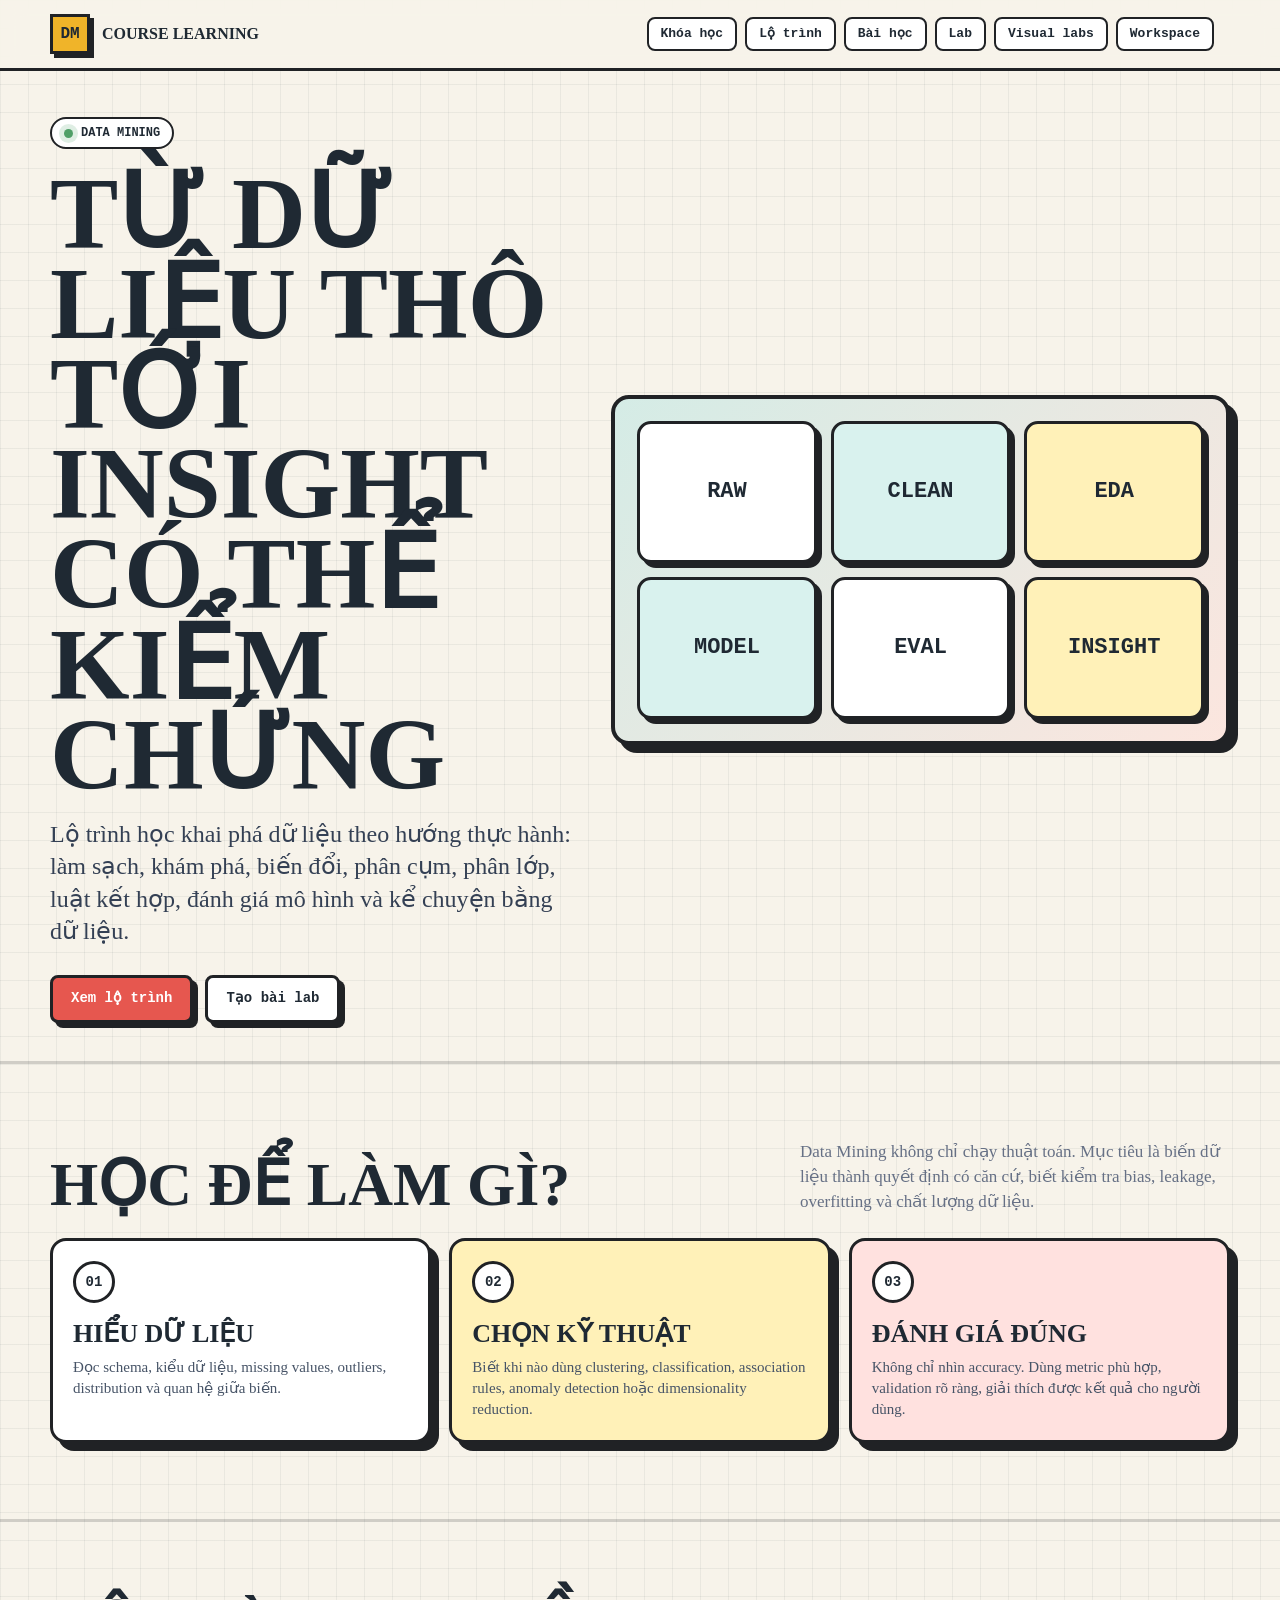
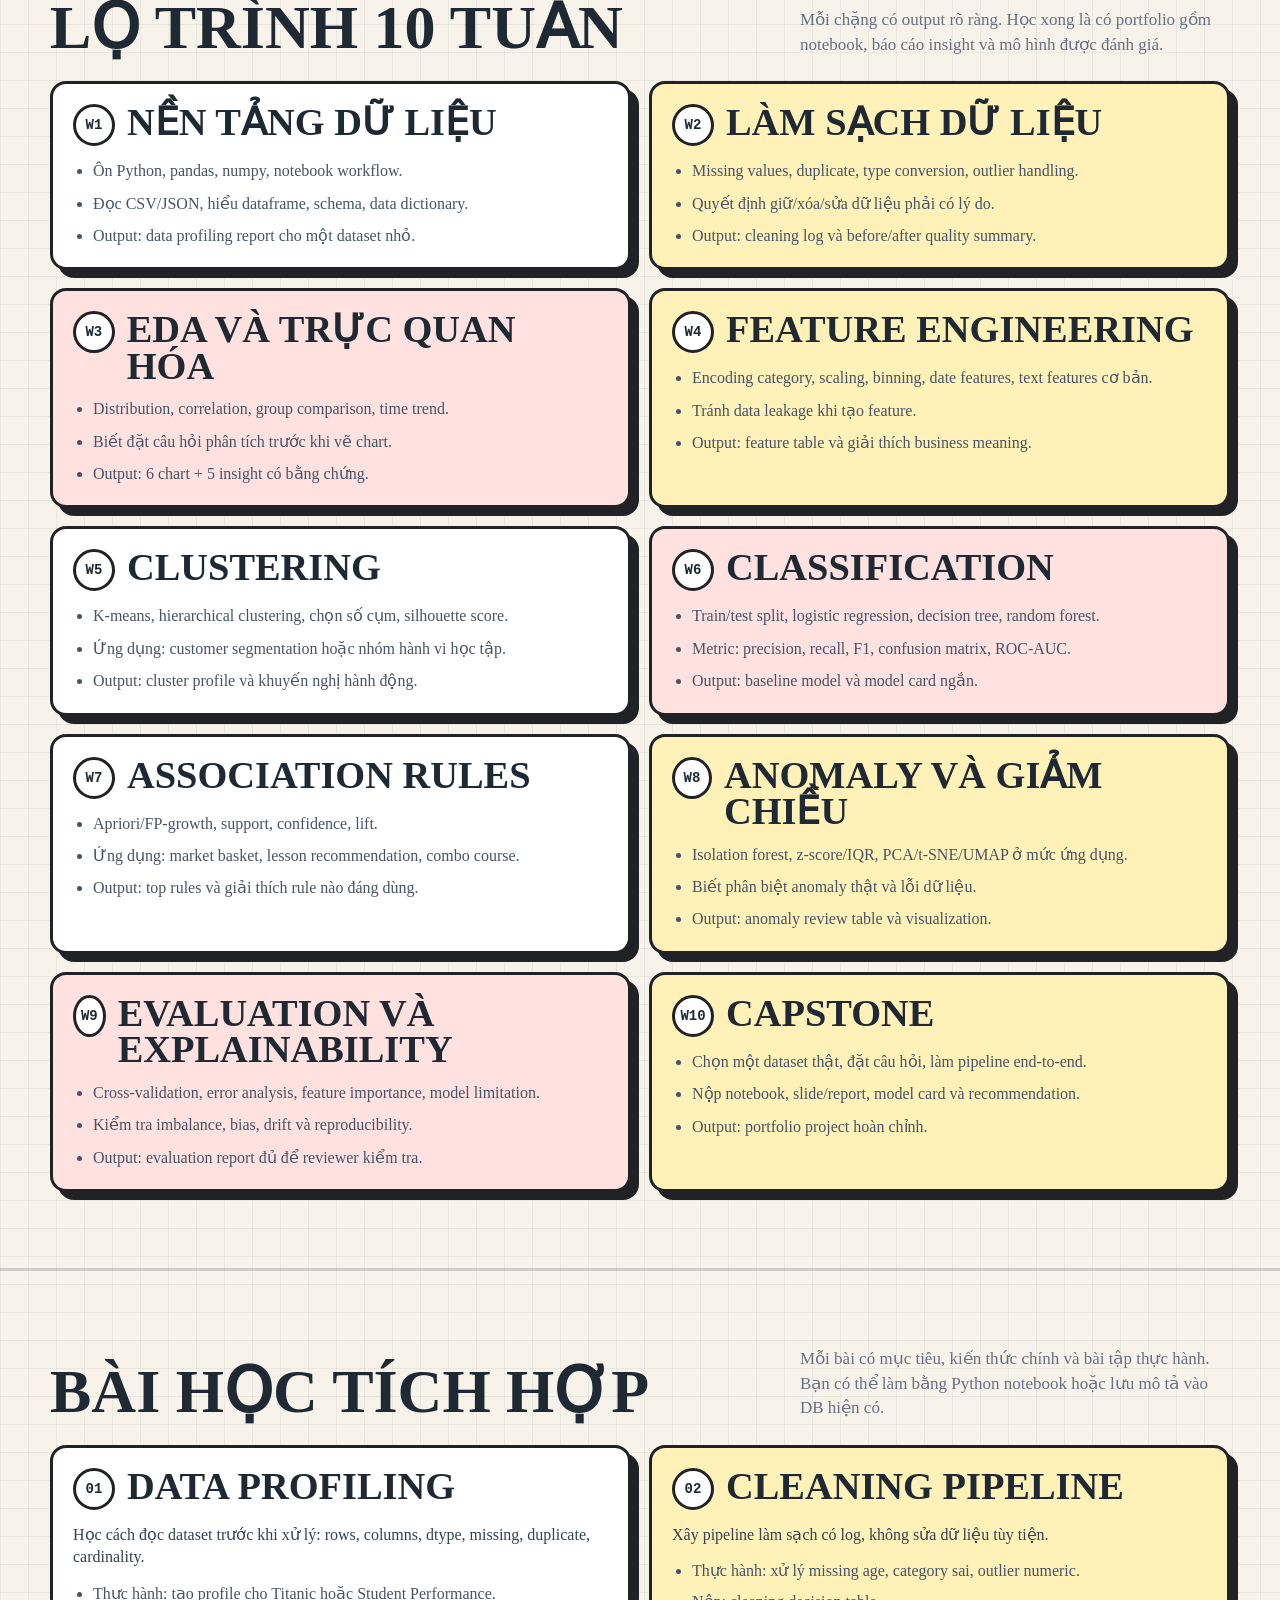
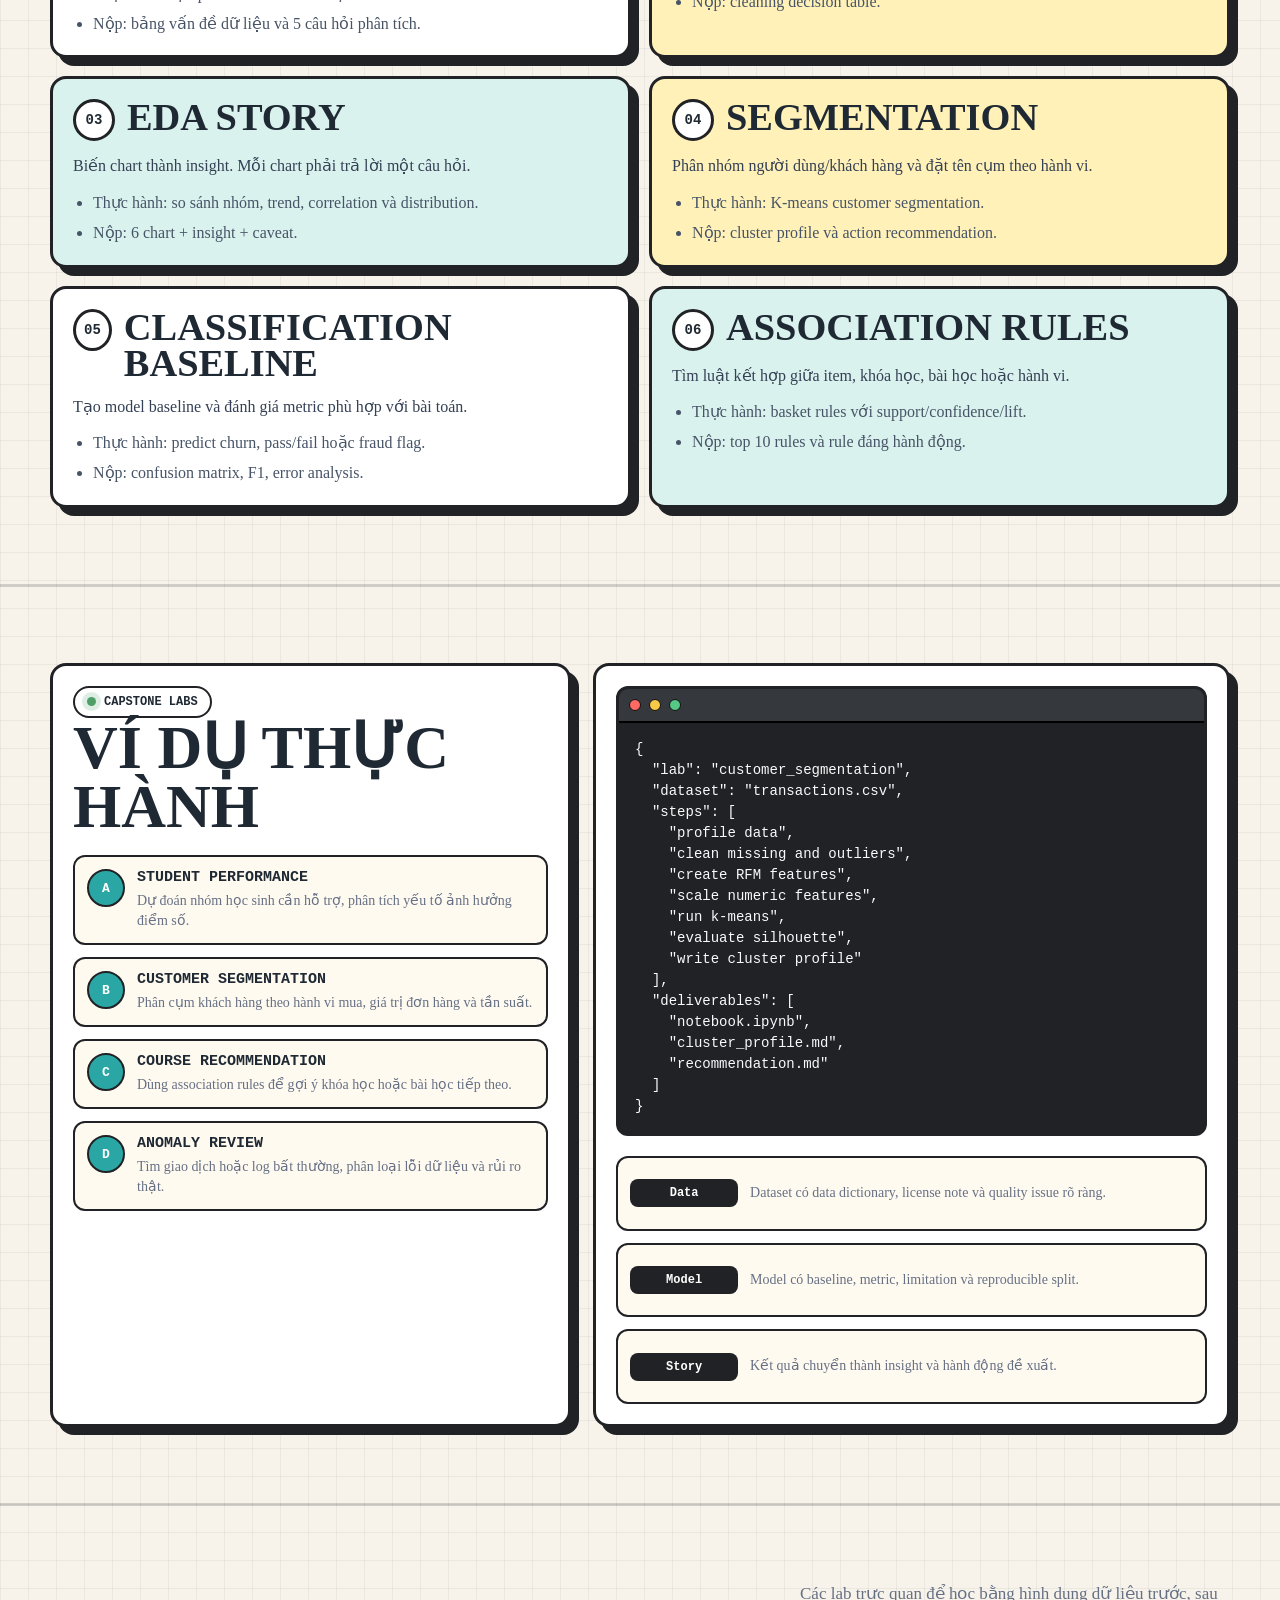
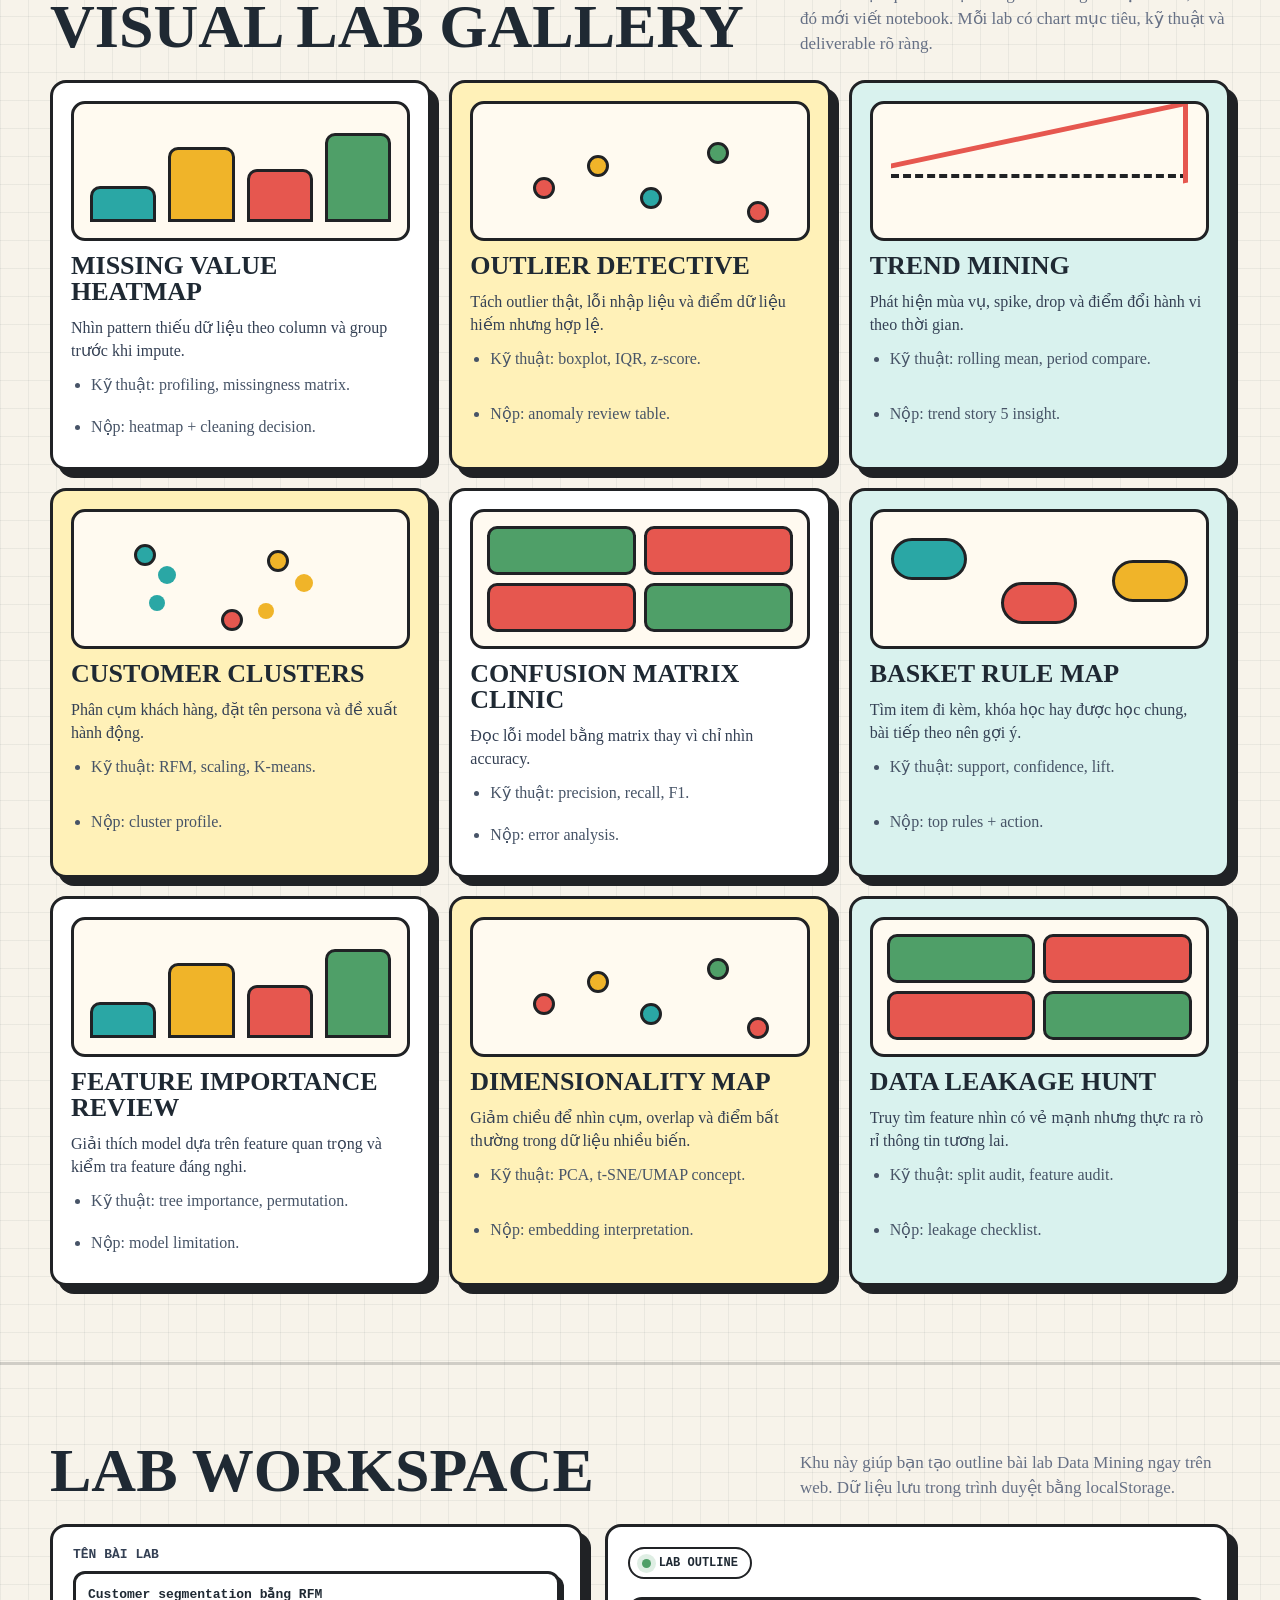
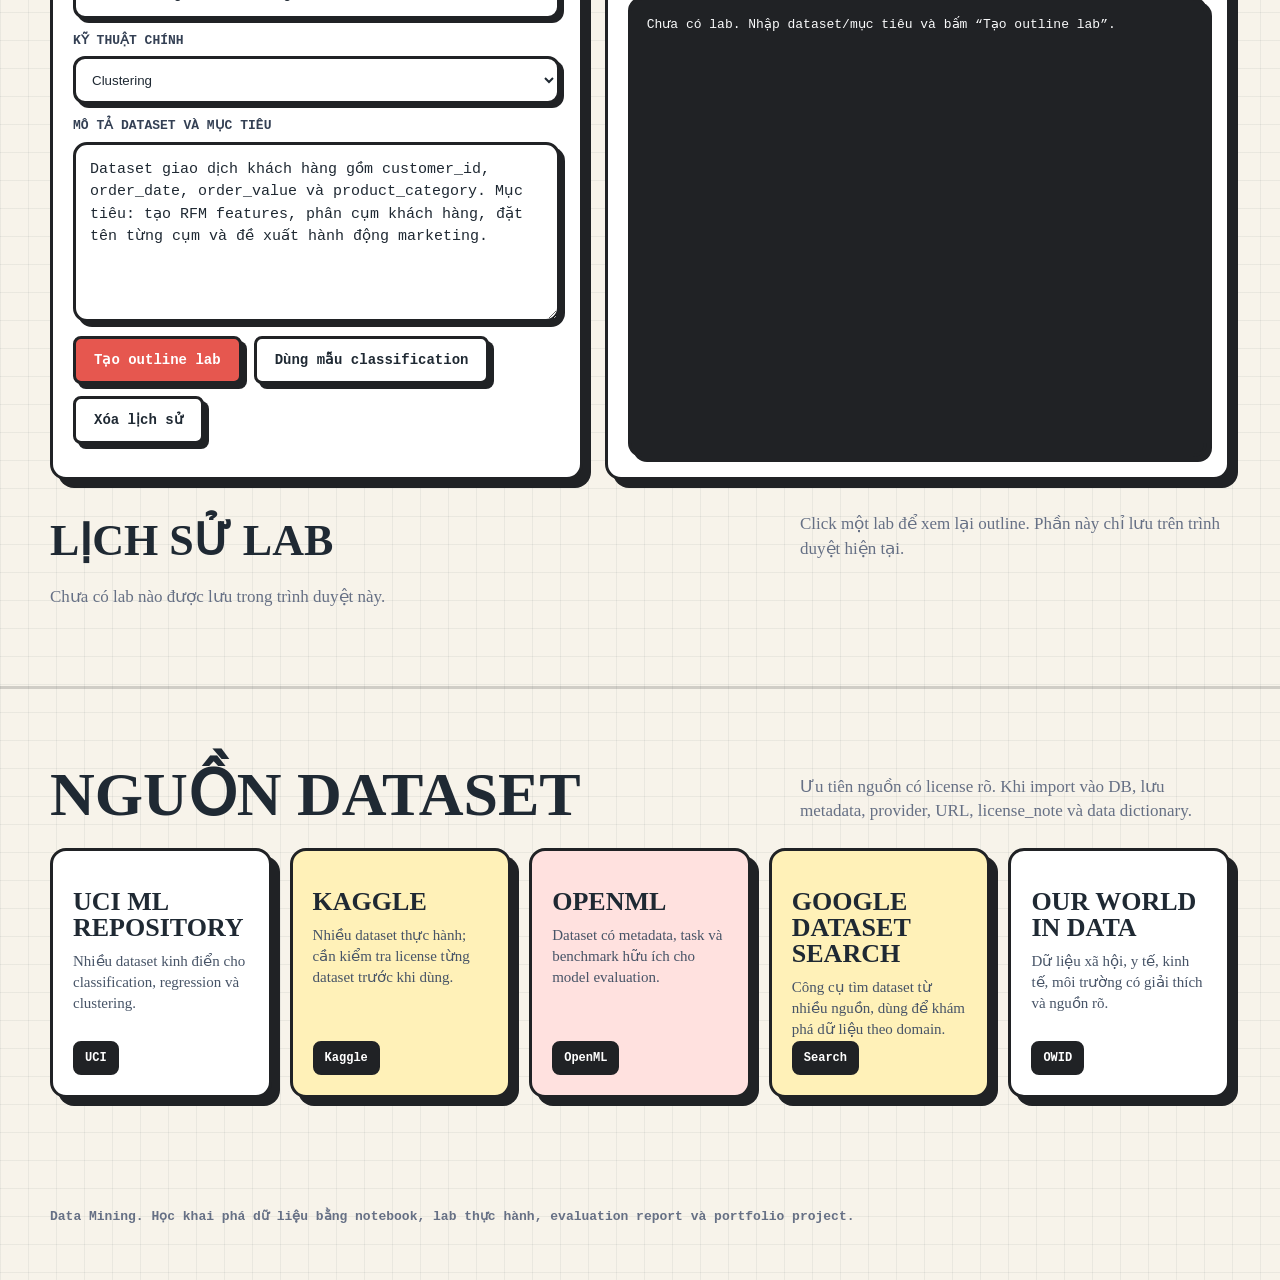
<file: data-mining.html>
<!doctype html>
<html lang="vi">
<head>
  <meta charset="utf-8" />
  <meta name="viewport" content="width=device-width, initial-scale=1" />
  <title>Data Mining | Course Learning</title>
  <link rel="stylesheet" href="./assets/css/styles.css" />
</head>
<body>
  <header class="topbar">
    <div class="shell topbar-inner">
      <a class="brand" href="./index.html#courses" aria-label="Course Learning home">
        <span class="mark">DM</span>
        <span>Course Learning</span>
      </a>

      <nav class="nav" aria-label="Data mining navigation">
        <a href="./index.html#courses">Khóa học</a>
        <a href="#roadmap">Lộ trình</a>
        <a href="#lessons">Bài học</a>
        <a href="#labs">Lab</a>
        <a href="#visual-labs">Visual labs</a>
        <a href="#workspace">Workspace</a>
      </nav>
    </div>
  </header>

  <main>
    <section class="data-hero shell">
      <div class="english-hero-copy">
        <div class="eyebrow"><span class="pulse"></span><span>Data Mining</span></div>
        <h1>Từ dữ liệu thô tới insight có thể kiểm chứng</h1>
        <p class="lead">Lộ trình học khai phá dữ liệu theo hướng thực hành: làm sạch, khám phá, biến đổi, phân cụm, phân lớp, luật kết hợp, đánh giá mô hình và kể chuyện bằng dữ liệu.</p>
        <div class="hero-actions">
          <a class="btn primary" href="#roadmap">Xem lộ trình</a>
          <a class="btn" href="#workspace">Tạo bài lab</a>
        </div>
      </div>

      <div class="data-board" aria-label="Data mining pipeline">
        <div class="data-cell">Raw</div>
        <div class="data-cell">Clean</div>
        <div class="data-cell">EDA</div>
        <div class="data-cell">Model</div>
        <div class="data-cell">Eval</div>
        <div class="data-cell">Insight</div>
      </div>
    </section>

    <section class="section">
      <div class="shell">
        <div class="section-head">
          <h2>Học để làm gì?</h2>
          <p class="section-note">Data Mining không chỉ chạy thuật toán. Mục tiêu là biến dữ liệu thành quyết định có căn cứ, biết kiểm tra bias, leakage, overfitting và chất lượng dữ liệu.</p>
        </div>

        <div class="principles">
          <article class="principle-card">
            <span class="module-num">01</span>
            <h3>Hiểu dữ liệu</h3>
            <p>Đọc schema, kiểu dữ liệu, missing values, outliers, distribution và quan hệ giữa biến.</p>
          </article>
          <article class="principle-card">
            <span class="module-num">02</span>
            <h3>Chọn kỹ thuật</h3>
            <p>Biết khi nào dùng clustering, classification, association rules, anomaly detection hoặc dimensionality reduction.</p>
          </article>
          <article class="principle-card">
            <span class="module-num">03</span>
            <h3>Đánh giá đúng</h3>
            <p>Không chỉ nhìn accuracy. Dùng metric phù hợp, validation rõ ràng, giải thích được kết quả cho người dùng.</p>
          </article>
        </div>
      </div>
    </section>

    <section class="section" id="roadmap">
      <div class="shell">
        <div class="section-head">
          <h2>Lộ trình 10 tuần</h2>
          <p class="section-note">Mỗi chặng có output rõ ràng. Học xong là có portfolio gồm notebook, báo cáo insight và mô hình được đánh giá.</p>
        </div>

        <div class="data-roadmap">
          <article class="roadmap-phase">
            <div class="phase-head"><span class="module-num">W1</span><h3>Nền tảng dữ liệu</h3></div>
            <ul>
              <li>Ôn Python, pandas, numpy, notebook workflow.</li>
              <li>Đọc CSV/JSON, hiểu dataframe, schema, data dictionary.</li>
              <li>Output: data profiling report cho một dataset nhỏ.</li>
            </ul>
          </article>

          <article class="roadmap-phase">
            <div class="phase-head"><span class="module-num">W2</span><h3>Làm sạch dữ liệu</h3></div>
            <ul>
              <li>Missing values, duplicate, type conversion, outlier handling.</li>
              <li>Quyết định giữ/xóa/sửa dữ liệu phải có lý do.</li>
              <li>Output: cleaning log và before/after quality summary.</li>
            </ul>
          </article>

          <article class="roadmap-phase">
            <div class="phase-head"><span class="module-num">W3</span><h3>EDA và trực quan hóa</h3></div>
            <ul>
              <li>Distribution, correlation, group comparison, time trend.</li>
              <li>Biết đặt câu hỏi phân tích trước khi vẽ chart.</li>
              <li>Output: 6 chart + 5 insight có bằng chứng.</li>
            </ul>
          </article>

          <article class="roadmap-phase">
            <div class="phase-head"><span class="module-num">W4</span><h3>Feature engineering</h3></div>
            <ul>
              <li>Encoding category, scaling, binning, date features, text features cơ bản.</li>
              <li>Tránh data leakage khi tạo feature.</li>
              <li>Output: feature table và giải thích business meaning.</li>
            </ul>
          </article>

          <article class="roadmap-phase">
            <div class="phase-head"><span class="module-num">W5</span><h3>Clustering</h3></div>
            <ul>
              <li>K-means, hierarchical clustering, chọn số cụm, silhouette score.</li>
              <li>Ứng dụng: customer segmentation hoặc nhóm hành vi học tập.</li>
              <li>Output: cluster profile và khuyến nghị hành động.</li>
            </ul>
          </article>

          <article class="roadmap-phase">
            <div class="phase-head"><span class="module-num">W6</span><h3>Classification</h3></div>
            <ul>
              <li>Train/test split, logistic regression, decision tree, random forest.</li>
              <li>Metric: precision, recall, F1, confusion matrix, ROC-AUC.</li>
              <li>Output: baseline model và model card ngắn.</li>
            </ul>
          </article>

          <article class="roadmap-phase">
            <div class="phase-head"><span class="module-num">W7</span><h3>Association rules</h3></div>
            <ul>
              <li>Apriori/FP-growth, support, confidence, lift.</li>
              <li>Ứng dụng: market basket, lesson recommendation, combo course.</li>
              <li>Output: top rules và giải thích rule nào đáng dùng.</li>
            </ul>
          </article>

          <article class="roadmap-phase">
            <div class="phase-head"><span class="module-num">W8</span><h3>Anomaly và giảm chiều</h3></div>
            <ul>
              <li>Isolation forest, z-score/IQR, PCA/t-SNE/UMAP ở mức ứng dụng.</li>
              <li>Biết phân biệt anomaly thật và lỗi dữ liệu.</li>
              <li>Output: anomaly review table và visualization.</li>
            </ul>
          </article>

          <article class="roadmap-phase">
            <div class="phase-head"><span class="module-num">W9</span><h3>Evaluation và explainability</h3></div>
            <ul>
              <li>Cross-validation, error analysis, feature importance, model limitation.</li>
              <li>Kiểm tra imbalance, bias, drift và reproducibility.</li>
              <li>Output: evaluation report đủ để reviewer kiểm tra.</li>
            </ul>
          </article>

          <article class="roadmap-phase">
            <div class="phase-head"><span class="module-num">W10</span><h3>Capstone</h3></div>
            <ul>
              <li>Chọn một dataset thật, đặt câu hỏi, làm pipeline end-to-end.</li>
              <li>Nộp notebook, slide/report, model card và recommendation.</li>
              <li>Output: portfolio project hoàn chỉnh.</li>
            </ul>
          </article>
        </div>
      </div>
    </section>

    <section class="section" id="lessons">
      <div class="shell">
        <div class="section-head">
          <h2>Bài học tích hợp</h2>
          <p class="section-note">Mỗi bài có mục tiêu, kiến thức chính và bài tập thực hành. Bạn có thể làm bằng Python notebook hoặc lưu mô tả vào DB hiện có.</p>
        </div>

        <div class="data-lesson-grid">
          <article class="practice-lab">
            <div class="phase-head"><span class="module-num">01</span><h3>Data profiling</h3></div>
            <p>Học cách đọc dataset trước khi xử lý: rows, columns, dtype, missing, duplicate, cardinality.</p>
            <ul>
              <li>Thực hành: tạo profile cho Titanic hoặc Student Performance.</li>
              <li>Nộp: bảng vấn đề dữ liệu và 5 câu hỏi phân tích.</li>
            </ul>
          </article>

          <article class="practice-lab">
            <div class="phase-head"><span class="module-num">02</span><h3>Cleaning pipeline</h3></div>
            <p>Xây pipeline làm sạch có log, không sửa dữ liệu tùy tiện.</p>
            <ul>
              <li>Thực hành: xử lý missing age, category sai, outlier numeric.</li>
              <li>Nộp: cleaning decision table.</li>
            </ul>
          </article>

          <article class="practice-lab">
            <div class="phase-head"><span class="module-num">03</span><h3>EDA story</h3></div>
            <p>Biến chart thành insight. Mỗi chart phải trả lời một câu hỏi.</p>
            <ul>
              <li>Thực hành: so sánh nhóm, trend, correlation và distribution.</li>
              <li>Nộp: 6 chart + insight + caveat.</li>
            </ul>
          </article>

          <article class="practice-lab">
            <div class="phase-head"><span class="module-num">04</span><h3>Segmentation</h3></div>
            <p>Phân nhóm người dùng/khách hàng và đặt tên cụm theo hành vi.</p>
            <ul>
              <li>Thực hành: K-means customer segmentation.</li>
              <li>Nộp: cluster profile và action recommendation.</li>
            </ul>
          </article>

          <article class="practice-lab">
            <div class="phase-head"><span class="module-num">05</span><h3>Classification baseline</h3></div>
            <p>Tạo model baseline và đánh giá metric phù hợp với bài toán.</p>
            <ul>
              <li>Thực hành: predict churn, pass/fail hoặc fraud flag.</li>
              <li>Nộp: confusion matrix, F1, error analysis.</li>
            </ul>
          </article>

          <article class="practice-lab">
            <div class="phase-head"><span class="module-num">06</span><h3>Association rules</h3></div>
            <p>Tìm luật kết hợp giữa item, khóa học, bài học hoặc hành vi.</p>
            <ul>
              <li>Thực hành: basket rules với support/confidence/lift.</li>
              <li>Nộp: top 10 rules và rule đáng hành động.</li>
            </ul>
          </article>
        </div>
      </div>
    </section>

    <section class="section" id="labs">
      <div class="shell split">
        <div class="lesson-panel">
          <div class="eyebrow"><span class="pulse"></span><span>Capstone labs</span></div>
          <h2>Ví dụ thực hành</h2>
          <ul class="lesson-list">
            <li><div class="badge">A</div><div><strong>Student performance</strong><span>Dự đoán nhóm học sinh cần hỗ trợ, phân tích yếu tố ảnh hưởng điểm số.</span></div></li>
            <li><div class="badge">B</div><div><strong>Customer segmentation</strong><span>Phân cụm khách hàng theo hành vi mua, giá trị đơn hàng và tần suất.</span></div></li>
            <li><div class="badge">C</div><div><strong>Course recommendation</strong><span>Dùng association rules để gợi ý khóa học hoặc bài học tiếp theo.</span></div></li>
            <li><div class="badge">D</div><div><strong>Anomaly review</strong><span>Tìm giao dịch hoặc log bất thường, phân loại lỗi dữ liệu và rủi ro thật.</span></div></li>
          </ul>
        </div>

        <div class="visual-panel">
          <div class="terminal">
            <div class="terminal-head">
              <span class="dot red"></span>
              <span class="dot yellow"></span>
              <span class="dot green"></span>
            </div>
            <pre>{
  "lab": "customer_segmentation",
  "dataset": "transactions.csv",
  "steps": [
    "profile data",
    "clean missing and outliers",
    "create RFM features",
    "scale numeric features",
    "run k-means",
    "evaluate silhouette",
    "write cluster profile"
  ],
  "deliverables": [
    "notebook.ipynb",
    "cluster_profile.md",
    "recommendation.md"
  ]
}</pre>
          </div>
          <div class="flow-steps">
            <div class="flow-step"><code>Data</code><p>Dataset có data dictionary, license note và quality issue rõ ràng.</p></div>
            <div class="flow-step"><code>Model</code><p>Model có baseline, metric, limitation và reproducible split.</p></div>
            <div class="flow-step"><code>Story</code><p>Kết quả chuyển thành insight và hành động đề xuất.</p></div>
          </div>
        </div>
      </div>
    </section>

    <section class="section" id="visual-labs">
      <div class="shell">
        <div class="section-head">
          <h2>Visual Lab Gallery</h2>
          <p class="section-note">Các lab trực quan để học bằng hình dung dữ liệu trước, sau đó mới viết notebook. Mỗi lab có chart mục tiêu, kỹ thuật và deliverable rõ ràng.</p>
        </div>

        <div class="visual-lab-grid">
          <article class="visual-lab-card">
            <div class="mini-chart bars"><span></span><span></span><span></span><span></span></div>
            <h3>Missing value heatmap</h3>
            <p>Nhìn pattern thiếu dữ liệu theo column và group trước khi impute.</p>
            <ul><li>Kỹ thuật: profiling, missingness matrix.</li><li>Nộp: heatmap + cleaning decision.</li></ul>
          </article>

          <article class="visual-lab-card">
            <div class="mini-chart scatter"><span></span><span></span><span></span><span></span><span></span></div>
            <h3>Outlier detective</h3>
            <p>Tách outlier thật, lỗi nhập liệu và điểm dữ liệu hiếm nhưng hợp lệ.</p>
            <ul><li>Kỹ thuật: boxplot, IQR, z-score.</li><li>Nộp: anomaly review table.</li></ul>
          </article>

          <article class="visual-lab-card">
            <div class="mini-chart line"><span></span></div>
            <h3>Trend mining</h3>
            <p>Phát hiện mùa vụ, spike, drop và điểm đổi hành vi theo thời gian.</p>
            <ul><li>Kỹ thuật: rolling mean, period compare.</li><li>Nộp: trend story 5 insight.</li></ul>
          </article>

          <article class="visual-lab-card">
            <div class="mini-chart clusters"><span></span><span></span><span></span></div>
            <h3>Customer clusters</h3>
            <p>Phân cụm khách hàng, đặt tên persona và đề xuất hành động.</p>
            <ul><li>Kỹ thuật: RFM, scaling, K-means.</li><li>Nộp: cluster profile.</li></ul>
          </article>

          <article class="visual-lab-card">
            <div class="mini-chart matrix"><span></span><span></span><span></span><span></span></div>
            <h3>Confusion matrix clinic</h3>
            <p>Đọc lỗi model bằng matrix thay vì chỉ nhìn accuracy.</p>
            <ul><li>Kỹ thuật: precision, recall, F1.</li><li>Nộp: error analysis.</li></ul>
          </article>

          <article class="visual-lab-card">
            <div class="mini-chart rules"><span></span><span></span><span></span></div>
            <h3>Basket rule map</h3>
            <p>Tìm item đi kèm, khóa học hay được học chung, bài tiếp theo nên gợi ý.</p>
            <ul><li>Kỹ thuật: support, confidence, lift.</li><li>Nộp: top rules + action.</li></ul>
          </article>

          <article class="visual-lab-card">
            <div class="mini-chart bars alt"><span></span><span></span><span></span><span></span></div>
            <h3>Feature importance review</h3>
            <p>Giải thích model dựa trên feature quan trọng và kiểm tra feature đáng nghi.</p>
            <ul><li>Kỹ thuật: tree importance, permutation.</li><li>Nộp: model limitation.</li></ul>
          </article>

          <article class="visual-lab-card">
            <div class="mini-chart scatter alt"><span></span><span></span><span></span><span></span><span></span></div>
            <h3>Dimensionality map</h3>
            <p>Giảm chiều để nhìn cụm, overlap và điểm bất thường trong dữ liệu nhiều biến.</p>
            <ul><li>Kỹ thuật: PCA, t-SNE/UMAP concept.</li><li>Nộp: embedding interpretation.</li></ul>
          </article>

          <article class="visual-lab-card">
            <div class="mini-chart matrix alt"><span></span><span></span><span></span><span></span></div>
            <h3>Data leakage hunt</h3>
            <p>Truy tìm feature nhìn có vẻ mạnh nhưng thực ra rò rỉ thông tin tương lai.</p>
            <ul><li>Kỹ thuật: split audit, feature audit.</li><li>Nộp: leakage checklist.</li></ul>
          </article>
        </div>
      </div>
    </section>

    <section class="section" id="workspace">
      <div class="shell">
        <div class="section-head">
          <h2>Lab Workspace</h2>
          <p class="section-note">Khu này giúp bạn tạo outline bài lab Data Mining ngay trên web. Dữ liệu lưu trong trình duyệt bằng localStorage.</p>
        </div>

        <div class="workspace-grid">
          <form class="workspace-panel" id="dataMiningLabForm">
            <label>
              <span>Tên bài lab</span>
              <input id="dmLabTitle" type="text" value="Customer segmentation bằng RFM" />
            </label>

            <label>
              <span>Kỹ thuật chính</span>
              <select id="dmLabTechnique">
                <option value="eda">EDA</option>
                <option value="clustering" selected>Clustering</option>
                <option value="classification">Classification</option>
                <option value="association_rules">Association rules</option>
                <option value="anomaly_detection">Anomaly detection</option>
              </select>
            </label>

            <label>
              <span>Mô tả dataset và mục tiêu</span>
              <textarea id="dmLabPrompt">Dataset giao dịch khách hàng gồm customer_id, order_date, order_value và product_category. Mục tiêu: tạo RFM features, phân cụm khách hàng, đặt tên từng cụm và đề xuất hành động marketing.</textarea>
            </label>

            <div class="workspace-actions">
              <button class="btn primary" type="submit">Tạo outline lab</button>
              <button class="btn" id="loadDmSample" type="button">Dùng mẫu classification</button>
              <button class="btn" id="clearDmLabs" type="button">Xóa lịch sử</button>
            </div>
          </form>

          <div class="workspace-panel">
            <div class="eyebrow"><span class="pulse"></span><span>Lab outline</span></div>
            <pre class="workspace-output" id="dmLabOutput">Chưa có lab. Nhập dataset/mục tiêu và bấm “Tạo outline lab”.</pre>
          </div>
        </div>

        <div class="saved-runs">
          <div class="section-head compact-head">
            <h2>Lịch sử lab</h2>
            <p class="section-note">Click một lab để xem lại outline. Phần này chỉ lưu trên trình duyệt hiện tại.</p>
          </div>
          <div class="saved-run-list" id="savedDmLabs"></div>
        </div>
      </div>
    </section>

    <section class="section" id="sources">
      <div class="shell">
        <div class="section-head">
          <h2>Nguồn dataset</h2>
          <p class="section-note">Ưu tiên nguồn có license rõ. Khi import vào DB, lưu metadata, provider, URL, license_note và data dictionary.</p>
        </div>

        <div class="source-grid">
          <article class="source-card">
            <h3>UCI ML Repository</h3>
            <p>Nhiều dataset kinh điển cho classification, regression và clustering.</p>
            <a href="https://archive.ics.uci.edu/" target="_blank" rel="noreferrer">UCI</a>
          </article>
          <article class="source-card">
            <h3>Kaggle</h3>
            <p>Nhiều dataset thực hành; cần kiểm tra license từng dataset trước khi dùng.</p>
            <a href="https://www.kaggle.com/datasets" target="_blank" rel="noreferrer">Kaggle</a>
          </article>
          <article class="source-card">
            <h3>OpenML</h3>
            <p>Dataset có metadata, task và benchmark hữu ích cho model evaluation.</p>
            <a href="https://www.openml.org/" target="_blank" rel="noreferrer">OpenML</a>
          </article>
          <article class="source-card">
            <h3>Google Dataset Search</h3>
            <p>Công cụ tìm dataset từ nhiều nguồn, dùng để khám phá dữ liệu theo domain.</p>
            <a href="https://datasetsearch.research.google.com/" target="_blank" rel="noreferrer">Search</a>
          </article>
          <article class="source-card">
            <h3>Our World in Data</h3>
            <p>Dữ liệu xã hội, y tế, kinh tế, môi trường có giải thích và nguồn rõ.</p>
            <a href="https://ourworldindata.org/" target="_blank" rel="noreferrer">OWID</a>
          </article>
        </div>
      </div>
    </section>
  </main>

  <footer class="shell footer">Data Mining. Học khai phá dữ liệu bằng notebook, lab thực hành, evaluation report và portfolio project.</footer>

  <script src="./assets/data/course-data.js"></script>
  <script src="./assets/js/app.js"></script>
</body>
</html>
</file>
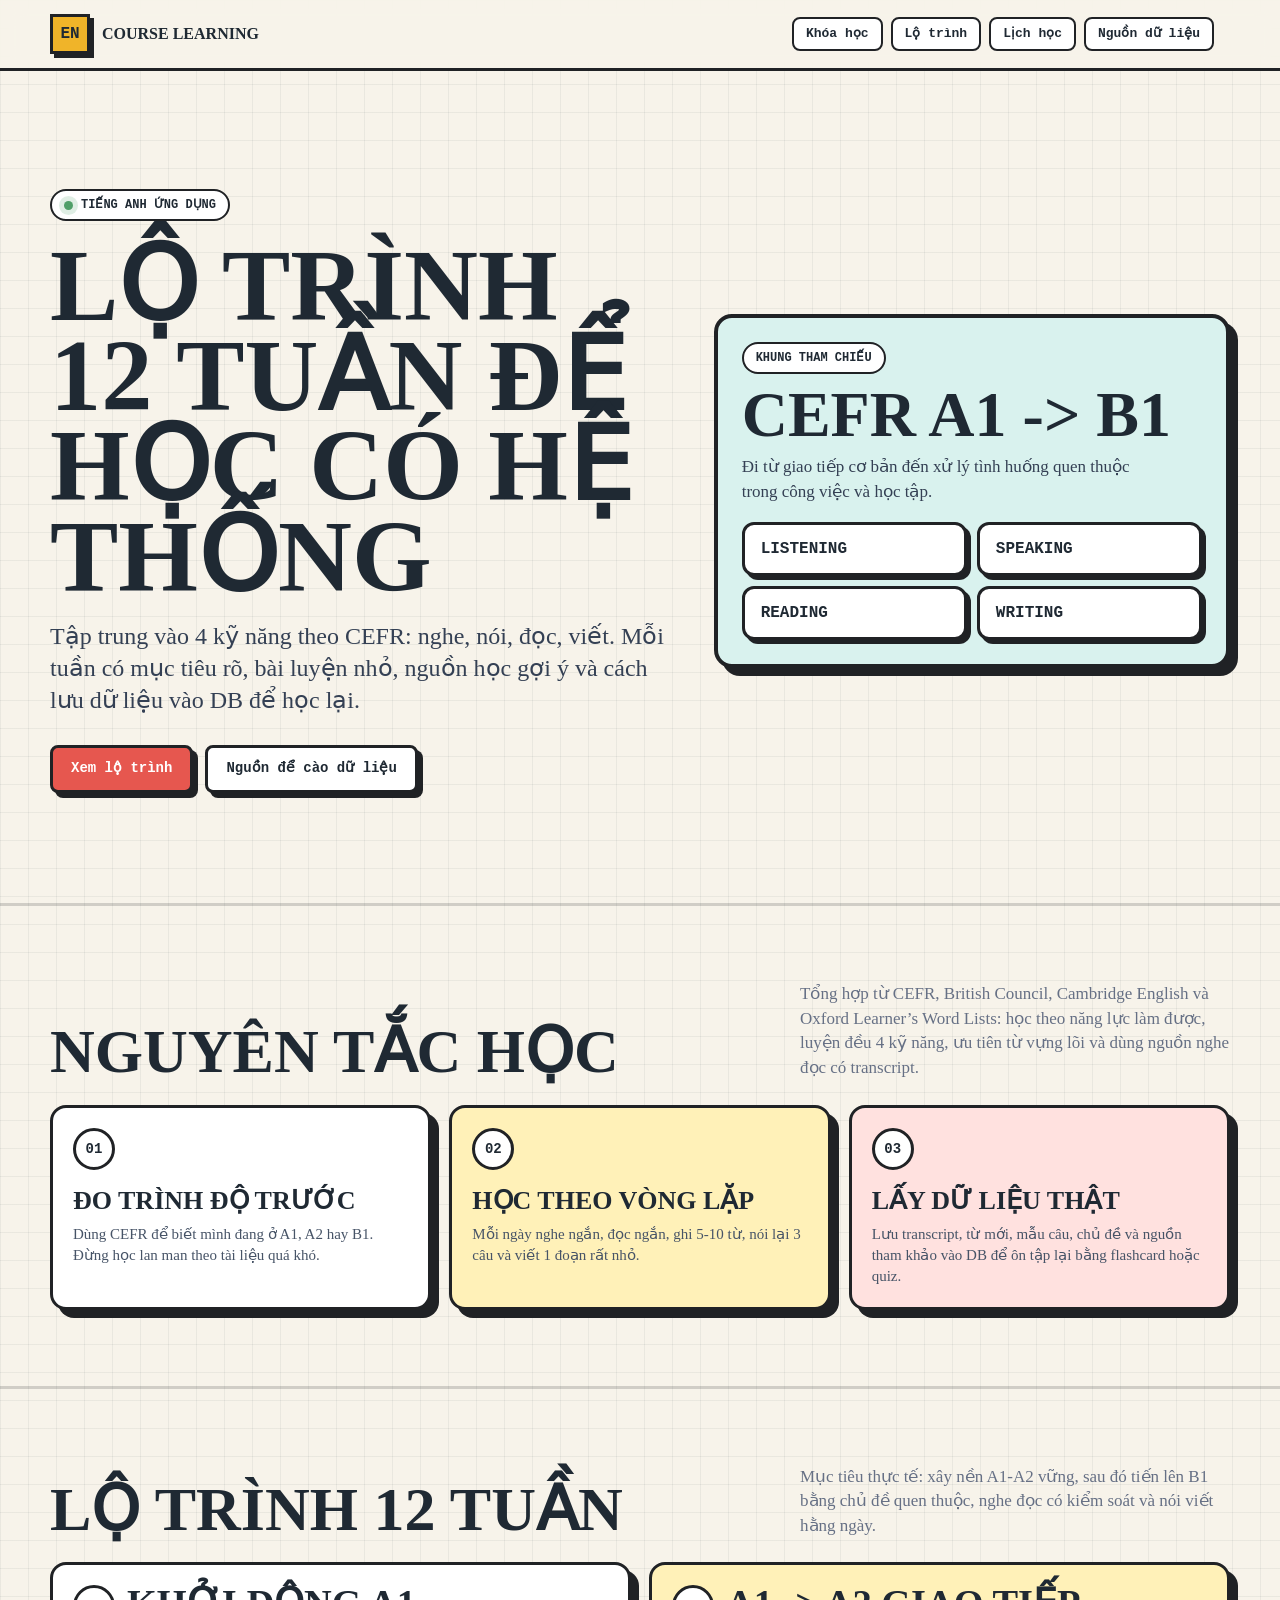
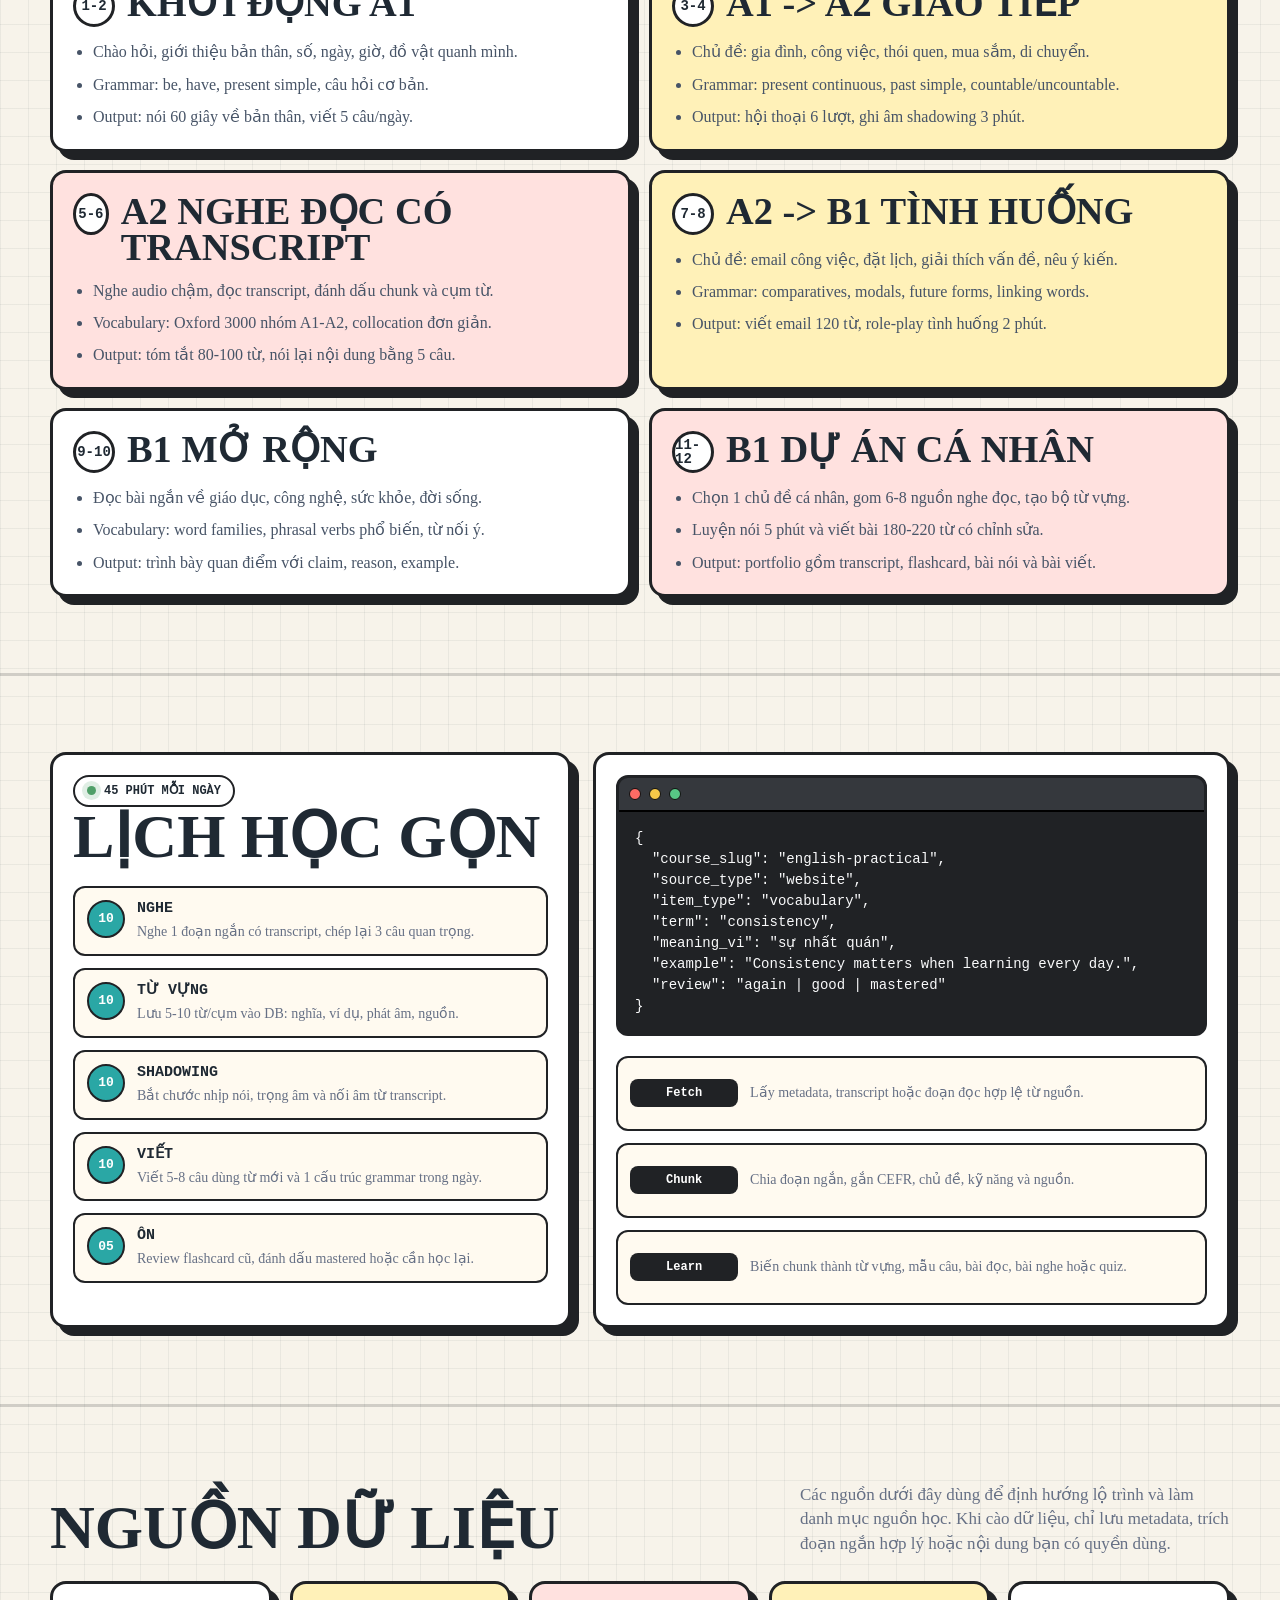
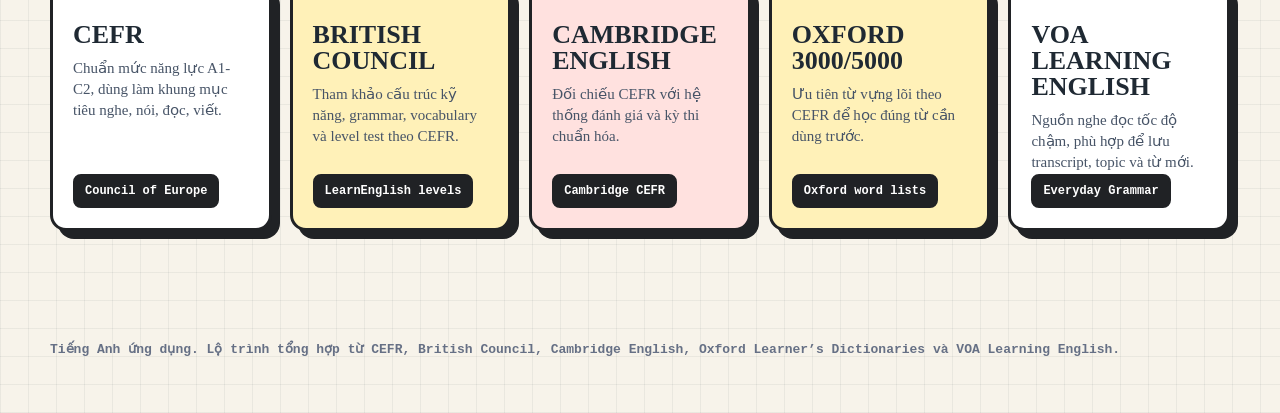
<file: english.html>
<!doctype html>
<html lang="vi">
<head>
  <meta charset="utf-8" />
  <meta name="viewport" content="width=device-width, initial-scale=1" />
  <title>Tiếng Anh ứng dụng | Course Learning</title>
  <link rel="stylesheet" href="./assets/css/styles.css" />
</head>
<body>
  <header class="topbar">
    <div class="shell topbar-inner">
      <a class="brand" href="./index.html#courses" aria-label="Course Learning home">
        <span class="mark">EN</span>
        <span>Course Learning</span>
      </a>

      <nav class="nav" aria-label="English course navigation">
        <a href="./index.html#courses">Khóa học</a>
        <a href="#roadmap">Lộ trình</a>
        <a href="#daily">Lịch học</a>
        <a href="#data-sources">Nguồn dữ liệu</a>
      </nav>
    </div>
  </header>

  <main>
    <section class="english-hero shell">
      <div class="english-hero-copy">
        <div class="eyebrow"><span class="pulse"></span><span>Tiếng Anh ứng dụng</span></div>
        <h1>Lộ trình 12 tuần để học có hệ thống</h1>
        <p class="lead">Tập trung vào 4 kỹ năng theo CEFR: nghe, nói, đọc, viết. Mỗi tuần có mục tiêu rõ, bài luyện nhỏ, nguồn học gợi ý và cách lưu dữ liệu vào DB để học lại.</p>
        <div class="hero-actions">
          <a class="btn primary" href="#roadmap">Xem lộ trình</a>
          <a class="btn" href="#data-sources">Nguồn để cào dữ liệu</a>
        </div>
      </div>

      <div class="english-scorecard" aria-label="English learning scorecard">
        <div>
          <span class="score-label">Khung tham chiếu</span>
          <strong>CEFR A1 -> B1</strong>
          <p>Đi từ giao tiếp cơ bản đến xử lý tình huống quen thuộc trong công việc và học tập.</p>
        </div>
        <div class="score-grid">
          <span>Listening</span>
          <span>Speaking</span>
          <span>Reading</span>
          <span>Writing</span>
        </div>
      </div>
    </section>

    <section class="section">
      <div class="shell">
        <div class="section-head">
          <h2>Nguyên tắc học</h2>
          <p class="section-note">Tổng hợp từ CEFR, British Council, Cambridge English và Oxford Learner’s Word Lists: học theo năng lực làm được, luyện đều 4 kỹ năng, ưu tiên từ vựng lõi và dùng nguồn nghe đọc có transcript.</p>
        </div>

        <div class="principles">
          <article class="principle-card">
            <span class="module-num">01</span>
            <h3>Đo trình độ trước</h3>
            <p>Dùng CEFR để biết mình đang ở A1, A2 hay B1. Đừng học lan man theo tài liệu quá khó.</p>
          </article>
          <article class="principle-card">
            <span class="module-num">02</span>
            <h3>Học theo vòng lặp</h3>
            <p>Mỗi ngày nghe ngắn, đọc ngắn, ghi 5-10 từ, nói lại 3 câu và viết 1 đoạn rất nhỏ.</p>
          </article>
          <article class="principle-card">
            <span class="module-num">03</span>
            <h3>Lấy dữ liệu thật</h3>
            <p>Lưu transcript, từ mới, mẫu câu, chủ đề và nguồn tham khảo vào DB để ôn tập lại bằng flashcard hoặc quiz.</p>
          </article>
        </div>
      </div>
    </section>

    <section class="section" id="roadmap">
      <div class="shell">
        <div class="section-head">
          <h2>Lộ trình 12 tuần</h2>
          <p class="section-note">Mục tiêu thực tế: xây nền A1-A2 vững, sau đó tiến lên B1 bằng chủ đề quen thuộc, nghe đọc có kiểm soát và nói viết hằng ngày.</p>
        </div>

        <div class="english-roadmap">
          <article class="roadmap-phase">
            <div class="phase-head">
              <span class="module-num">1-2</span>
              <h3>Khởi động A1</h3>
            </div>
            <ul>
              <li>Chào hỏi, giới thiệu bản thân, số, ngày, giờ, đồ vật quanh mình.</li>
              <li>Grammar: be, have, present simple, câu hỏi cơ bản.</li>
              <li>Output: nói 60 giây về bản thân, viết 5 câu/ngày.</li>
            </ul>
          </article>

          <article class="roadmap-phase">
            <div class="phase-head">
              <span class="module-num">3-4</span>
              <h3>A1 -> A2 giao tiếp</h3>
            </div>
            <ul>
              <li>Chủ đề: gia đình, công việc, thói quen, mua sắm, di chuyển.</li>
              <li>Grammar: present continuous, past simple, countable/uncountable.</li>
              <li>Output: hội thoại 6 lượt, ghi âm shadowing 3 phút.</li>
            </ul>
          </article>

          <article class="roadmap-phase">
            <div class="phase-head">
              <span class="module-num">5-6</span>
              <h3>A2 nghe đọc có transcript</h3>
            </div>
            <ul>
              <li>Nghe audio chậm, đọc transcript, đánh dấu chunk và cụm từ.</li>
              <li>Vocabulary: Oxford 3000 nhóm A1-A2, collocation đơn giản.</li>
              <li>Output: tóm tắt 80-100 từ, nói lại nội dung bằng 5 câu.</li>
            </ul>
          </article>

          <article class="roadmap-phase">
            <div class="phase-head">
              <span class="module-num">7-8</span>
              <h3>A2 -> B1 tình huống</h3>
            </div>
            <ul>
              <li>Chủ đề: email công việc, đặt lịch, giải thích vấn đề, nêu ý kiến.</li>
              <li>Grammar: comparatives, modals, future forms, linking words.</li>
              <li>Output: viết email 120 từ, role-play tình huống 2 phút.</li>
            </ul>
          </article>

          <article class="roadmap-phase">
            <div class="phase-head">
              <span class="module-num">9-10</span>
              <h3>B1 mở rộng</h3>
            </div>
            <ul>
              <li>Đọc bài ngắn về giáo dục, công nghệ, sức khỏe, đời sống.</li>
              <li>Vocabulary: word families, phrasal verbs phổ biến, từ nối ý.</li>
              <li>Output: trình bày quan điểm với claim, reason, example.</li>
            </ul>
          </article>

          <article class="roadmap-phase">
            <div class="phase-head">
              <span class="module-num">11-12</span>
              <h3>B1 dự án cá nhân</h3>
            </div>
            <ul>
              <li>Chọn 1 chủ đề cá nhân, gom 6-8 nguồn nghe đọc, tạo bộ từ vựng.</li>
              <li>Luyện nói 5 phút và viết bài 180-220 từ có chỉnh sửa.</li>
              <li>Output: portfolio gồm transcript, flashcard, bài nói và bài viết.</li>
            </ul>
          </article>
        </div>
      </div>
    </section>

    <section class="section" id="daily">
      <div class="shell split">
        <div class="lesson-panel">
          <div class="eyebrow"><span class="pulse"></span><span>45 phút mỗi ngày</span></div>
          <h2>Lịch học gọn</h2>
          <ul class="lesson-list">
            <li><div class="badge">10</div><div><strong>Nghe</strong><span>Nghe 1 đoạn ngắn có transcript, chép lại 3 câu quan trọng.</span></div></li>
            <li><div class="badge">10</div><div><strong>Từ vựng</strong><span>Lưu 5-10 từ/cụm vào DB: nghĩa, ví dụ, phát âm, nguồn.</span></div></li>
            <li><div class="badge">10</div><div><strong>Shadowing</strong><span>Bắt chước nhịp nói, trọng âm và nối âm từ transcript.</span></div></li>
            <li><div class="badge">10</div><div><strong>Viết</strong><span>Viết 5-8 câu dùng từ mới và 1 cấu trúc grammar trong ngày.</span></div></li>
            <li><div class="badge">05</div><div><strong>Ôn</strong><span>Review flashcard cũ, đánh dấu mastered hoặc cần học lại.</span></div></li>
          </ul>
        </div>

        <div class="visual-panel">
          <div class="terminal">
            <div class="terminal-head">
              <span class="dot red"></span>
              <span class="dot yellow"></span>
              <span class="dot green"></span>
            </div>
            <pre>{
  "course_slug": "english-practical",
  "source_type": "website",
  "item_type": "vocabulary",
  "term": "consistency",
  "meaning_vi": "sự nhất quán",
  "example": "Consistency matters when learning every day.",
  "review": "again | good | mastered"
}</pre>
          </div>
          <div class="flow-steps">
            <div class="flow-step"><code>Fetch</code><p>Lấy metadata, transcript hoặc đoạn đọc hợp lệ từ nguồn.</p></div>
            <div class="flow-step"><code>Chunk</code><p>Chia đoạn ngắn, gắn CEFR, chủ đề, kỹ năng và nguồn.</p></div>
            <div class="flow-step"><code>Learn</code><p>Biến chunk thành từ vựng, mẫu câu, bài đọc, bài nghe hoặc quiz.</p></div>
          </div>
        </div>
      </div>
    </section>

    <section class="section" id="data-sources">
      <div class="shell">
        <div class="section-head">
          <h2>Nguồn dữ liệu</h2>
          <p class="section-note">Các nguồn dưới đây dùng để định hướng lộ trình và làm danh mục nguồn học. Khi cào dữ liệu, chỉ lưu metadata, trích đoạn ngắn hợp lý hoặc nội dung bạn có quyền dùng.</p>
        </div>

        <div class="source-grid">
          <article class="source-card">
            <h3>CEFR</h3>
            <p>Chuẩn mức năng lực A1-C2, dùng làm khung mục tiêu nghe, nói, đọc, viết.</p>
            <a href="https://www.coe.int/en/web/common-European-framework-reference-languages/table-1-cefr-3.3-common-reference-levels-global-scale" target="_blank" rel="noreferrer">Council of Europe</a>
          </article>
          <article class="source-card">
            <h3>British Council</h3>
            <p>Tham khảo cấu trúc kỹ năng, grammar, vocabulary và level test theo CEFR.</p>
            <a href="https://learnenglish.britishcouncil.org/english-levels" target="_blank" rel="noreferrer">LearnEnglish levels</a>
          </article>
          <article class="source-card">
            <h3>Cambridge English</h3>
            <p>Đối chiếu CEFR với hệ thống đánh giá và kỳ thi chuẩn hóa.</p>
            <a href="https://www.cambridgeenglish.org/exams-and-tests/cefr/" target="_blank" rel="noreferrer">Cambridge CEFR</a>
          </article>
          <article class="source-card">
            <h3>Oxford 3000/5000</h3>
            <p>Ưu tiên từ vựng lõi theo CEFR để học đúng từ cần dùng trước.</p>
            <a href="https://www.oxfordlearnersdictionaries.com/us/about/wordlists/oxford3000-5000" target="_blank" rel="noreferrer">Oxford word lists</a>
          </article>
          <article class="source-card">
            <h3>VOA Learning English</h3>
            <p>Nguồn nghe đọc tốc độ chậm, phù hợp để lưu transcript, topic và từ mới.</p>
            <a href="https://learningenglish.voanews.com/p/9392.html" target="_blank" rel="noreferrer">Everyday Grammar</a>
          </article>
        </div>
      </div>
    </section>
  </main>

  <footer class="shell footer">Tiếng Anh ứng dụng. Lộ trình tổng hợp từ CEFR, British Council, Cambridge English, Oxford Learner’s Dictionaries và VOA Learning English.</footer>
</body>
</html>
</file>
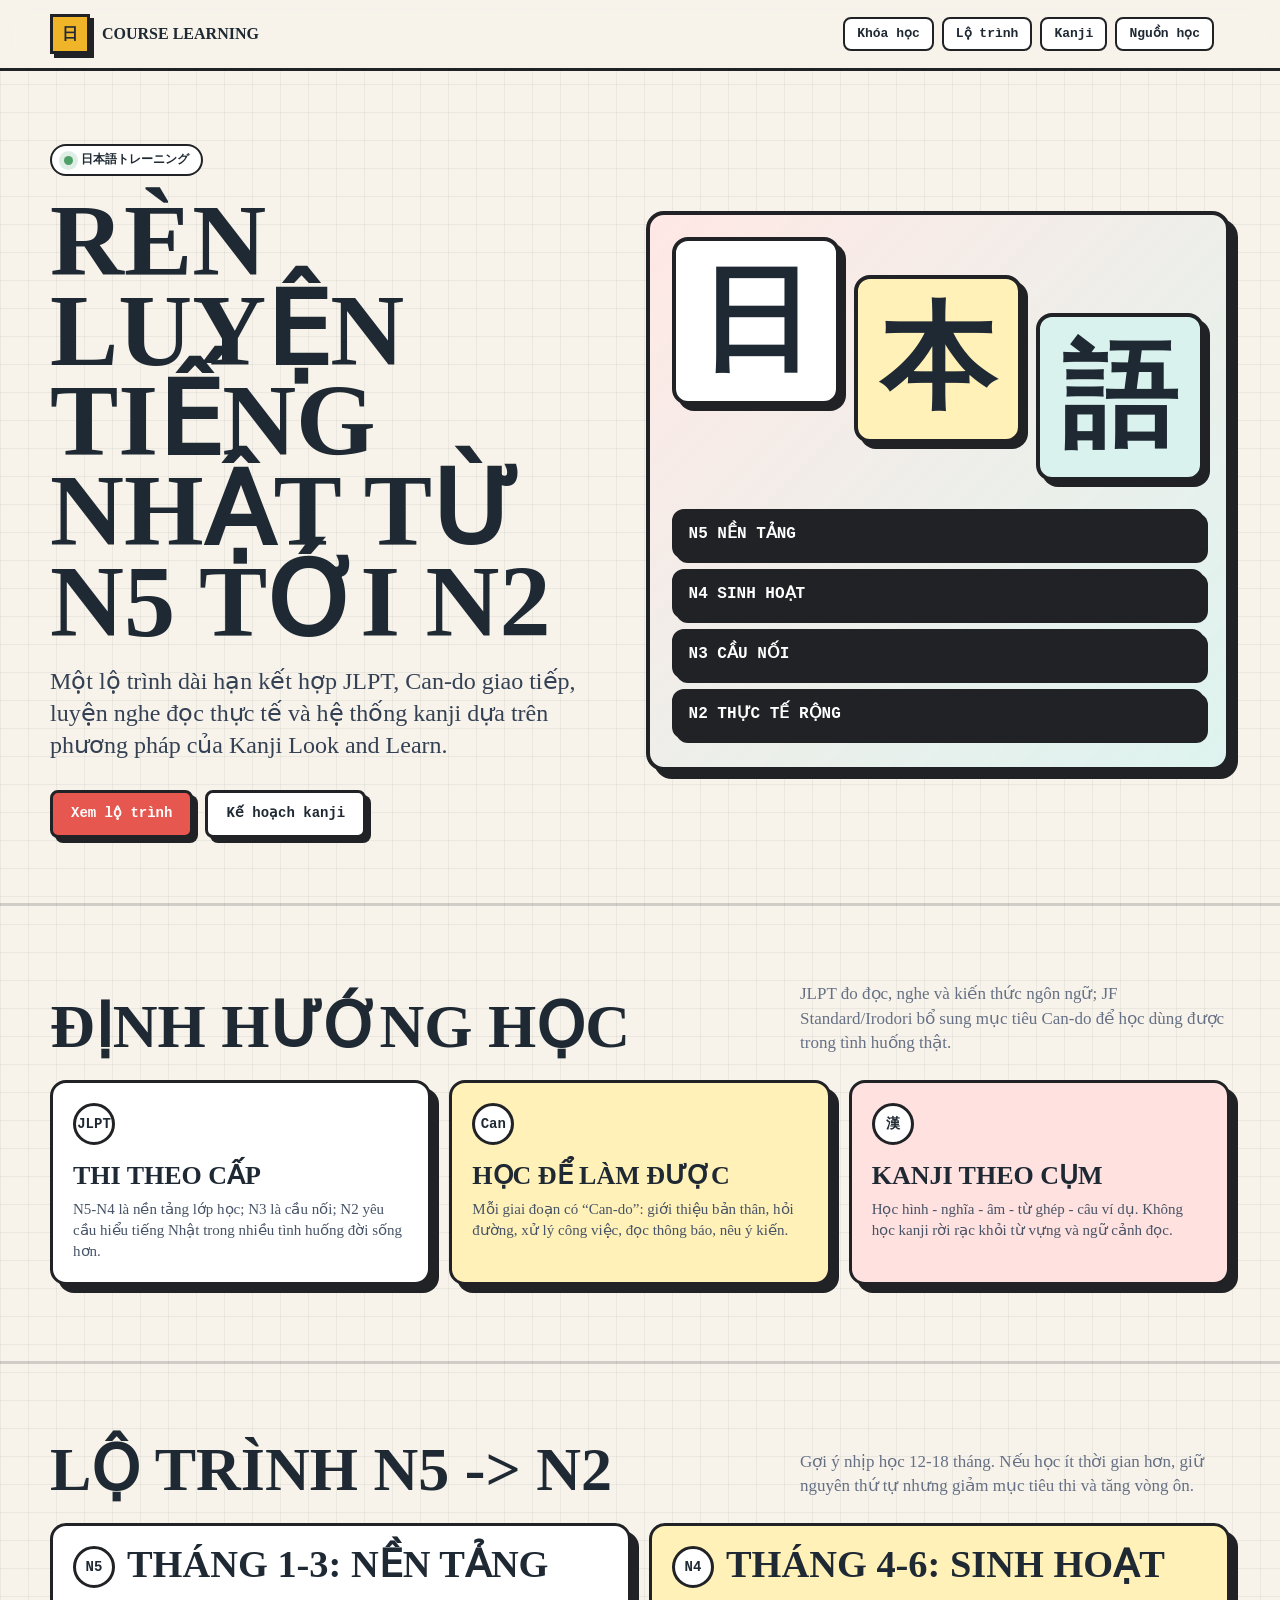
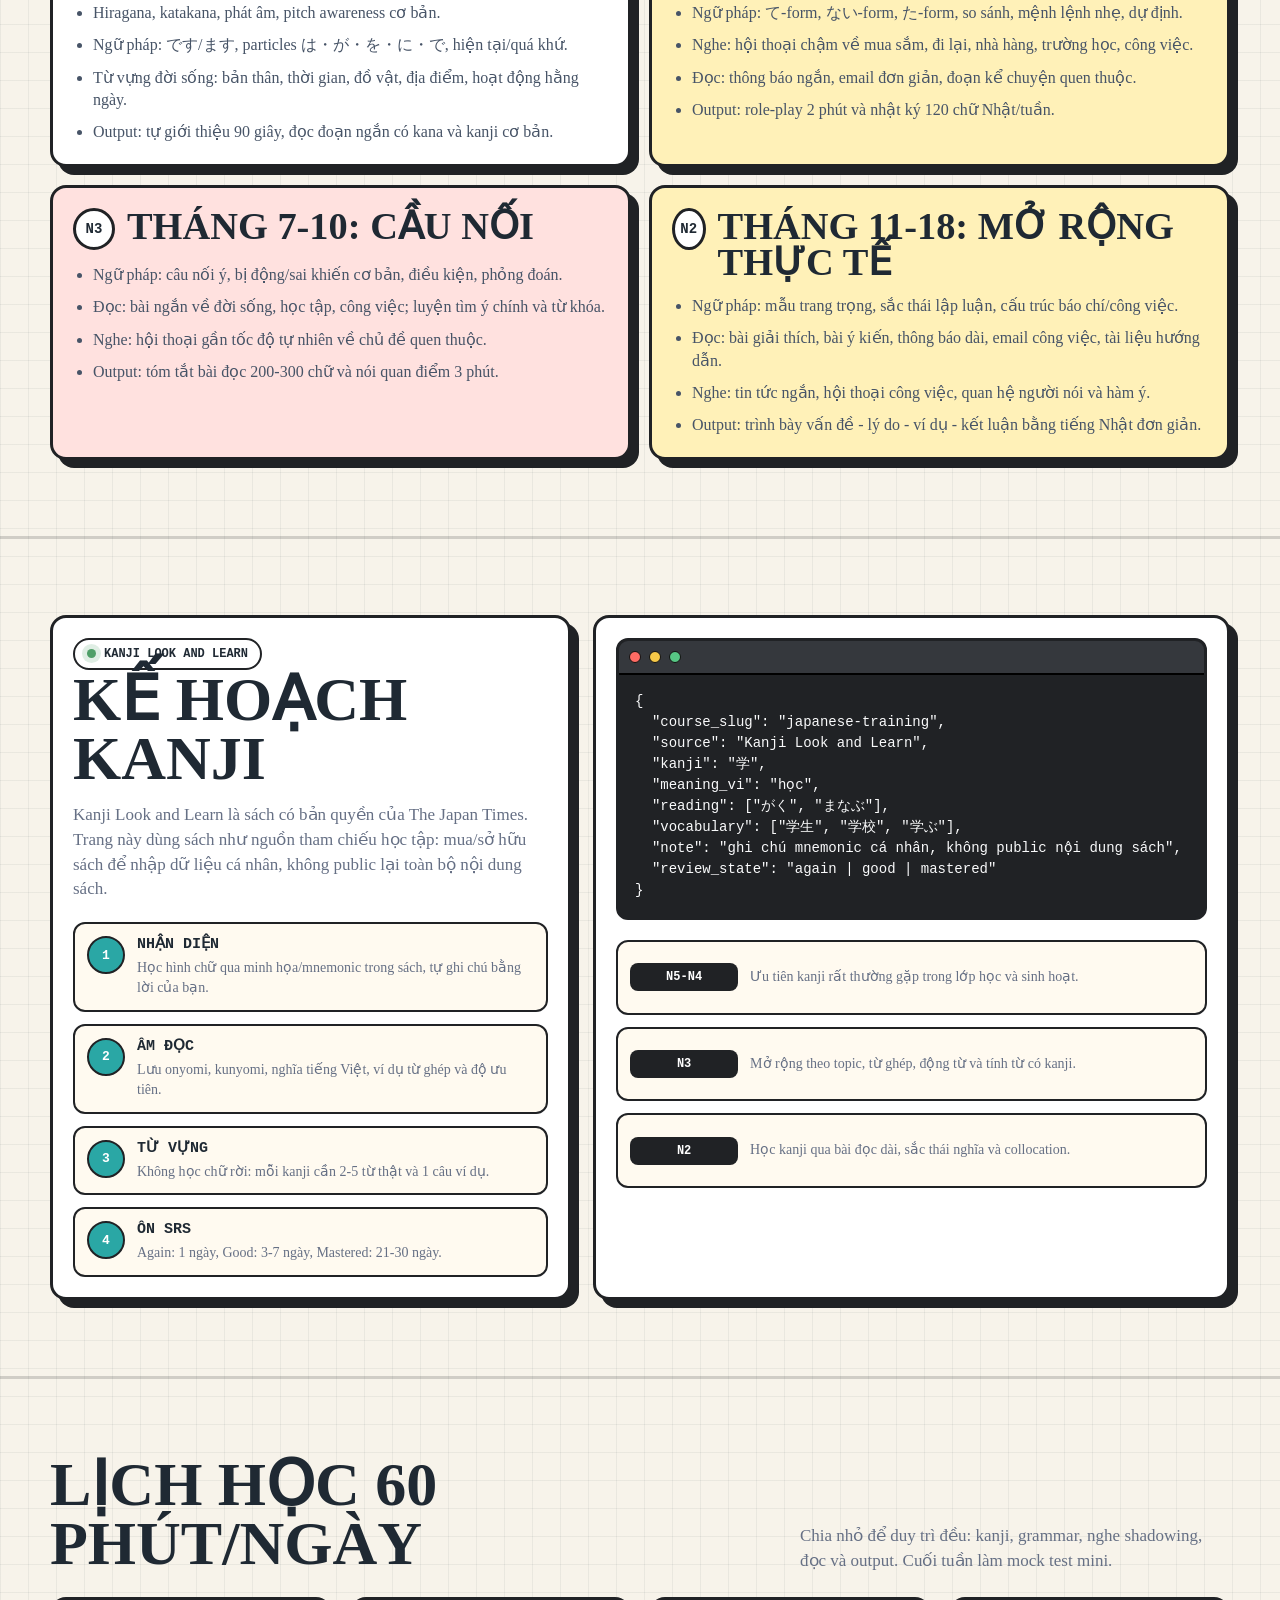
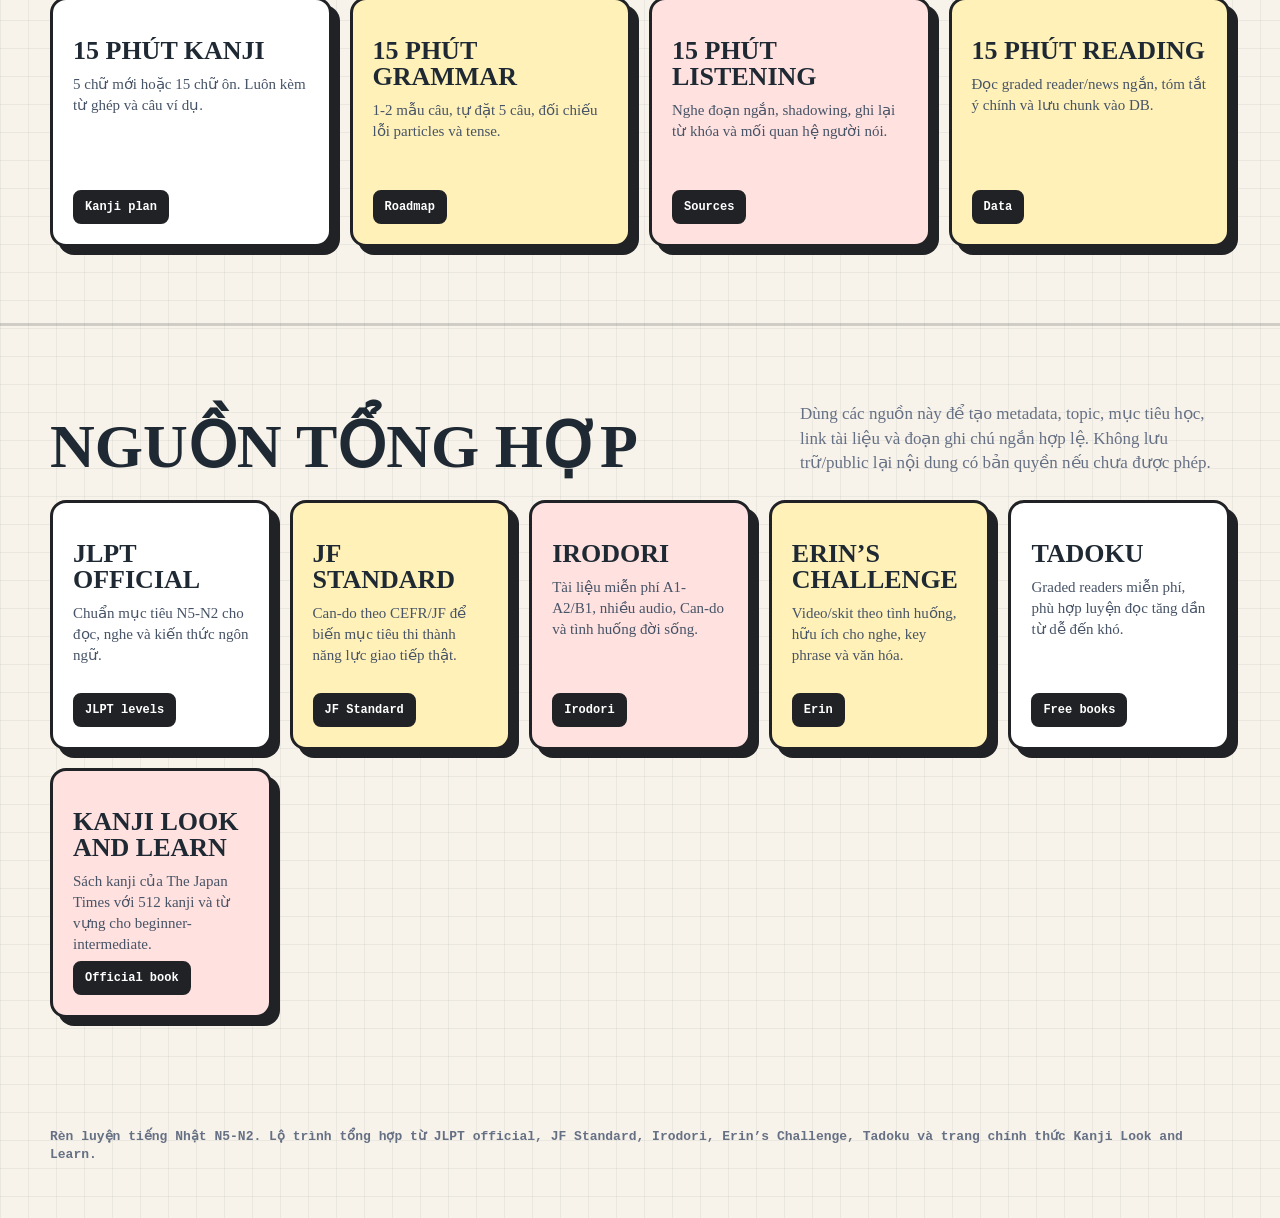
<file: japanese.html>
<!doctype html>
<html lang="vi">
<head>
  <meta charset="utf-8" />
  <meta name="viewport" content="width=device-width, initial-scale=1" />
  <title>Rèn luyện tiếng Nhật N5-N2 | Course Learning</title>
  <link rel="stylesheet" href="./assets/css/styles.css" />
</head>
<body>
  <header class="topbar">
    <div class="shell topbar-inner">
      <a class="brand" href="./index.html#courses" aria-label="Course Learning home">
        <span class="mark">日</span>
        <span>Course Learning</span>
      </a>

      <nav class="nav" aria-label="Japanese course navigation">
        <a href="./index.html#courses">Khóa học</a>
        <a href="#roadmap">Lộ trình</a>
        <a href="#kanji">Kanji</a>
        <a href="#sources">Nguồn học</a>
      </nav>
    </div>
  </header>

  <main>
    <section class="japanese-hero shell">
      <div class="english-hero-copy">
        <div class="eyebrow"><span class="pulse"></span><span>日本語トレーニング</span></div>
        <h1>Rèn luyện tiếng Nhật từ N5 tới N2</h1>
        <p class="lead">Một lộ trình dài hạn kết hợp JLPT, Can-do giao tiếp, luyện nghe đọc thực tế và hệ thống kanji dựa trên phương pháp của Kanji Look and Learn.</p>
        <div class="hero-actions">
          <a class="btn primary" href="#roadmap">Xem lộ trình</a>
          <a class="btn" href="#kanji">Kế hoạch kanji</a>
        </div>
      </div>

      <div class="japanese-board" aria-label="Japanese learning levels">
        <div class="kanji-tile">日</div>
        <div class="kanji-tile">本</div>
        <div class="kanji-tile">語</div>
        <div class="level-stack">
          <span>N5 nền tảng</span>
          <span>N4 sinh hoạt</span>
          <span>N3 cầu nối</span>
          <span>N2 thực tế rộng</span>
        </div>
      </div>
    </section>

    <section class="section">
      <div class="shell">
        <div class="section-head">
          <h2>Định hướng học</h2>
          <p class="section-note">JLPT đo đọc, nghe và kiến thức ngôn ngữ; JF Standard/Irodori bổ sung mục tiêu Can-do để học dùng được trong tình huống thật.</p>
        </div>

        <div class="principles">
          <article class="principle-card">
            <span class="module-num">JLPT</span>
            <h3>Thi theo cấp</h3>
            <p>N5-N4 là nền tảng lớp học; N3 là cầu nối; N2 yêu cầu hiểu tiếng Nhật trong nhiều tình huống đời sống hơn.</p>
          </article>
          <article class="principle-card">
            <span class="module-num">Can</span>
            <h3>Học để làm được</h3>
            <p>Mỗi giai đoạn có “Can-do”: giới thiệu bản thân, hỏi đường, xử lý công việc, đọc thông báo, nêu ý kiến.</p>
          </article>
          <article class="principle-card">
            <span class="module-num">漢</span>
            <h3>Kanji theo cụm</h3>
            <p>Học hình - nghĩa - âm - từ ghép - câu ví dụ. Không học kanji rời rạc khỏi từ vựng và ngữ cảnh đọc.</p>
          </article>
        </div>
      </div>
    </section>

    <section class="section" id="roadmap">
      <div class="shell">
        <div class="section-head">
          <h2>Lộ trình N5 -> N2</h2>
          <p class="section-note">Gợi ý nhịp học 12-18 tháng. Nếu học ít thời gian hơn, giữ nguyên thứ tự nhưng giảm mục tiêu thi và tăng vòng ôn.</p>
        </div>

        <div class="japanese-roadmap">
          <article class="roadmap-phase">
            <div class="phase-head">
              <span class="module-num">N5</span>
              <h3>Tháng 1-3: nền tảng</h3>
            </div>
            <ul>
              <li>Hiragana, katakana, phát âm, pitch awareness cơ bản.</li>
              <li>Ngữ pháp: です/ます, particles は・が・を・に・で, hiện tại/quá khứ.</li>
              <li>Từ vựng đời sống: bản thân, thời gian, đồ vật, địa điểm, hoạt động hằng ngày.</li>
              <li>Output: tự giới thiệu 90 giây, đọc đoạn ngắn có kana và kanji cơ bản.</li>
            </ul>
          </article>

          <article class="roadmap-phase">
            <div class="phase-head">
              <span class="module-num">N4</span>
              <h3>Tháng 4-6: sinh hoạt</h3>
            </div>
            <ul>
              <li>Ngữ pháp: て-form, ない-form, た-form, so sánh, mệnh lệnh nhẹ, dự định.</li>
              <li>Nghe: hội thoại chậm về mua sắm, đi lại, nhà hàng, trường học, công việc.</li>
              <li>Đọc: thông báo ngắn, email đơn giản, đoạn kể chuyện quen thuộc.</li>
              <li>Output: role-play 2 phút và nhật ký 120 chữ Nhật/tuần.</li>
            </ul>
          </article>

          <article class="roadmap-phase">
            <div class="phase-head">
              <span class="module-num">N3</span>
              <h3>Tháng 7-10: cầu nối</h3>
            </div>
            <ul>
              <li>Ngữ pháp: câu nối ý, bị động/sai khiến cơ bản, điều kiện, phỏng đoán.</li>
              <li>Đọc: bài ngắn về đời sống, học tập, công việc; luyện tìm ý chính và từ khóa.</li>
              <li>Nghe: hội thoại gần tốc độ tự nhiên về chủ đề quen thuộc.</li>
              <li>Output: tóm tắt bài đọc 200-300 chữ và nói quan điểm 3 phút.</li>
            </ul>
          </article>

          <article class="roadmap-phase">
            <div class="phase-head">
              <span class="module-num">N2</span>
              <h3>Tháng 11-18: mở rộng thực tế</h3>
            </div>
            <ul>
              <li>Ngữ pháp: mẫu trang trọng, sắc thái lập luận, cấu trúc báo chí/công việc.</li>
              <li>Đọc: bài giải thích, bài ý kiến, thông báo dài, email công việc, tài liệu hướng dẫn.</li>
              <li>Nghe: tin tức ngắn, hội thoại công việc, quan hệ người nói và hàm ý.</li>
              <li>Output: trình bày vấn đề - lý do - ví dụ - kết luận bằng tiếng Nhật đơn giản.</li>
            </ul>
          </article>
        </div>
      </div>
    </section>

    <section class="section" id="kanji">
      <div class="shell split">
        <div class="lesson-panel">
          <div class="eyebrow"><span class="pulse"></span><span>Kanji Look and Learn</span></div>
          <h2>Kế hoạch kanji</h2>
          <p class="section-note kanji-note">Kanji Look and Learn là sách có bản quyền của The Japan Times. Trang này dùng sách như nguồn tham chiếu học tập: mua/sở hữu sách để nhập dữ liệu cá nhân, không public lại toàn bộ nội dung sách.</p>
          <ul class="lesson-list">
            <li><div class="badge">1</div><div><strong>Nhận diện</strong><span>Học hình chữ qua minh họa/mnemonic trong sách, tự ghi chú bằng lời của bạn.</span></div></li>
            <li><div class="badge">2</div><div><strong>Âm đọc</strong><span>Lưu onyomi, kunyomi, nghĩa tiếng Việt, ví dụ từ ghép và độ ưu tiên.</span></div></li>
            <li><div class="badge">3</div><div><strong>Từ vựng</strong><span>Không học chữ rời: mỗi kanji cần 2-5 từ thật và 1 câu ví dụ.</span></div></li>
            <li><div class="badge">4</div><div><strong>Ôn SRS</strong><span>Again: 1 ngày, Good: 3-7 ngày, Mastered: 21-30 ngày.</span></div></li>
          </ul>
        </div>

        <div class="visual-panel">
          <div class="terminal">
            <div class="terminal-head">
              <span class="dot red"></span>
              <span class="dot yellow"></span>
              <span class="dot green"></span>
            </div>
            <pre>{
  "course_slug": "japanese-training",
  "source": "Kanji Look and Learn",
  "kanji": "学",
  "meaning_vi": "học",
  "reading": ["がく", "まなぶ"],
  "vocabulary": ["学生", "学校", "学ぶ"],
  "note": "ghi chú mnemonic cá nhân, không public nội dung sách",
  "review_state": "again | good | mastered"
}</pre>
          </div>
          <div class="flow-steps">
            <div class="flow-step"><code>N5-N4</code><p>Ưu tiên kanji rất thường gặp trong lớp học và sinh hoạt.</p></div>
            <div class="flow-step"><code>N3</code><p>Mở rộng theo topic, từ ghép, động từ và tính từ có kanji.</p></div>
            <div class="flow-step"><code>N2</code><p>Học kanji qua bài đọc dài, sắc thái nghĩa và collocation.</p></div>
          </div>
        </div>
      </div>
    </section>

    <section class="section" id="daily">
      <div class="shell">
        <div class="section-head">
          <h2>Lịch học 60 phút/ngày</h2>
          <p class="section-note">Chia nhỏ để duy trì đều: kanji, grammar, nghe shadowing, đọc và output. Cuối tuần làm mock test mini.</p>
        </div>
        <div class="daily-grid">
          <article class="source-card"><h3>15 phút Kanji</h3><p>5 chữ mới hoặc 15 chữ ôn. Luôn kèm từ ghép và câu ví dụ.</p><a href="#kanji">Kanji plan</a></article>
          <article class="source-card"><h3>15 phút Grammar</h3><p>1-2 mẫu câu, tự đặt 5 câu, đối chiếu lỗi particles và tense.</p><a href="#roadmap">Roadmap</a></article>
          <article class="source-card"><h3>15 phút Listening</h3><p>Nghe đoạn ngắn, shadowing, ghi lại từ khóa và mối quan hệ người nói.</p><a href="#sources">Sources</a></article>
          <article class="source-card"><h3>15 phút Reading</h3><p>Đọc graded reader/news ngắn, tóm tắt ý chính và lưu chunk vào DB.</p><a href="#sources">Data</a></article>
        </div>
      </div>
    </section>

    <section class="section" id="sources">
      <div class="shell">
        <div class="section-head">
          <h2>Nguồn tổng hợp</h2>
          <p class="section-note">Dùng các nguồn này để tạo metadata, topic, mục tiêu học, link tài liệu và đoạn ghi chú ngắn hợp lệ. Không lưu trữ/public lại nội dung có bản quyền nếu chưa được phép.</p>
        </div>

        <div class="source-grid">
          <article class="source-card">
            <h3>JLPT Official</h3>
            <p>Chuẩn mục tiêu N5-N2 cho đọc, nghe và kiến thức ngôn ngữ.</p>
            <a href="https://www.jlpt.jp/e/about/levelsummary.html" target="_blank" rel="noreferrer">JLPT levels</a>
          </article>
          <article class="source-card">
            <h3>JF Standard</h3>
            <p>Can-do theo CEFR/JF để biến mục tiêu thi thành năng lực giao tiếp thật.</p>
            <a href="https://www.jfstandard.jpf.go.jp/summaryen/ja/render.do" target="_blank" rel="noreferrer">JF Standard</a>
          </article>
          <article class="source-card">
            <h3>Irodori</h3>
            <p>Tài liệu miễn phí A1-A2/B1, nhiều audio, Can-do và tình huống đời sống.</p>
            <a href="https://www.irodori.jpf.go.jp/en/about.html" target="_blank" rel="noreferrer">Irodori</a>
          </article>
          <article class="source-card">
            <h3>Erin’s Challenge</h3>
            <p>Video/skit theo tình huống, hữu ích cho nghe, key phrase và văn hóa.</p>
            <a href="https://www.erin.jpf.go.jp/en/" target="_blank" rel="noreferrer">Erin</a>
          </article>
          <article class="source-card">
            <h3>Tadoku</h3>
            <p>Graded readers miễn phí, phù hợp luyện đọc tăng dần từ dễ đến khó.</p>
            <a href="https://tadoku.org/japanese/en/free-books-en" target="_blank" rel="noreferrer">Free books</a>
          </article>
          <article class="source-card">
            <h3>Kanji Look and Learn</h3>
            <p>Sách kanji của The Japan Times với 512 kanji và từ vựng cho beginner-intermediate.</p>
            <a href="https://genki.japantimes.co.jp/site/lookandlearn_en.html" target="_blank" rel="noreferrer">Official book</a>
          </article>
        </div>
      </div>
    </section>
  </main>

  <footer class="shell footer">Rèn luyện tiếng Nhật N5-N2. Lộ trình tổng hợp từ JLPT official, JF Standard, Irodori, Erin’s Challenge, Tadoku và trang chính thức Kanji Look and Learn.</footer>
</body>
</html>
</file>
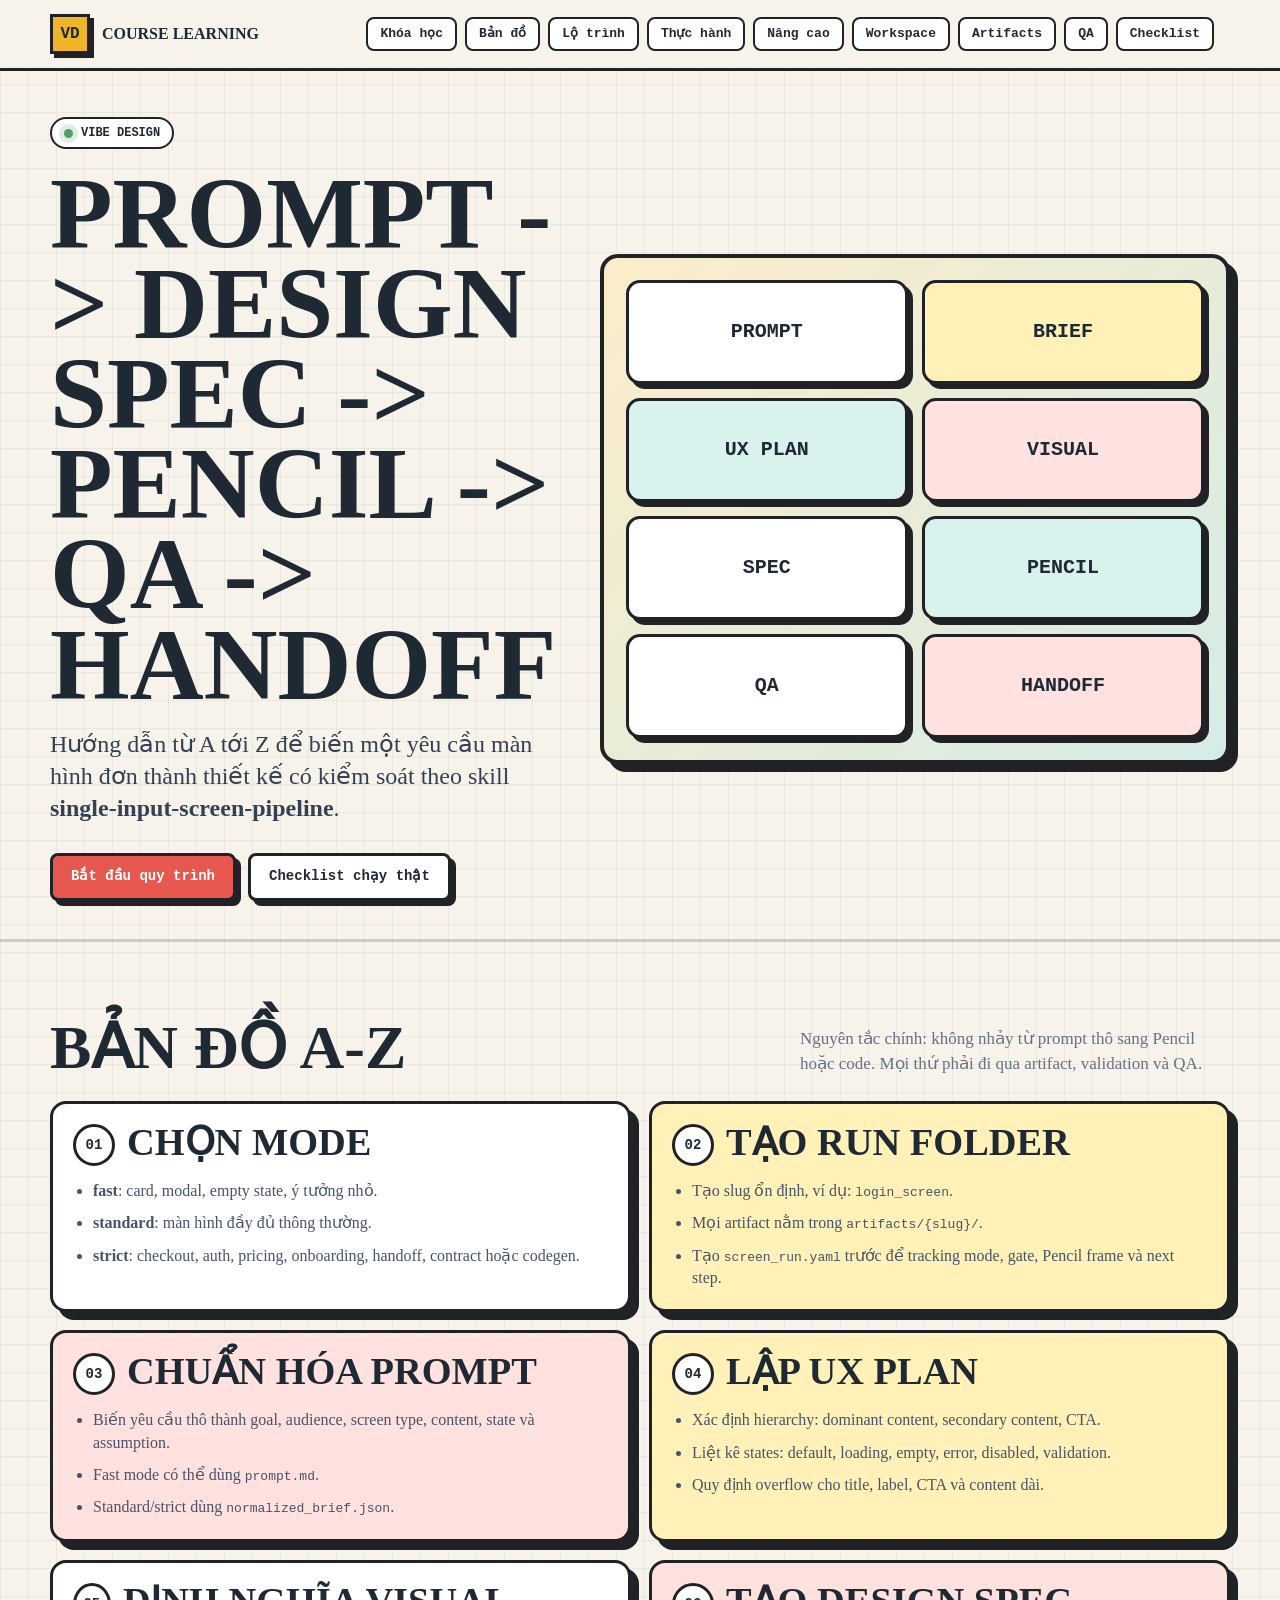
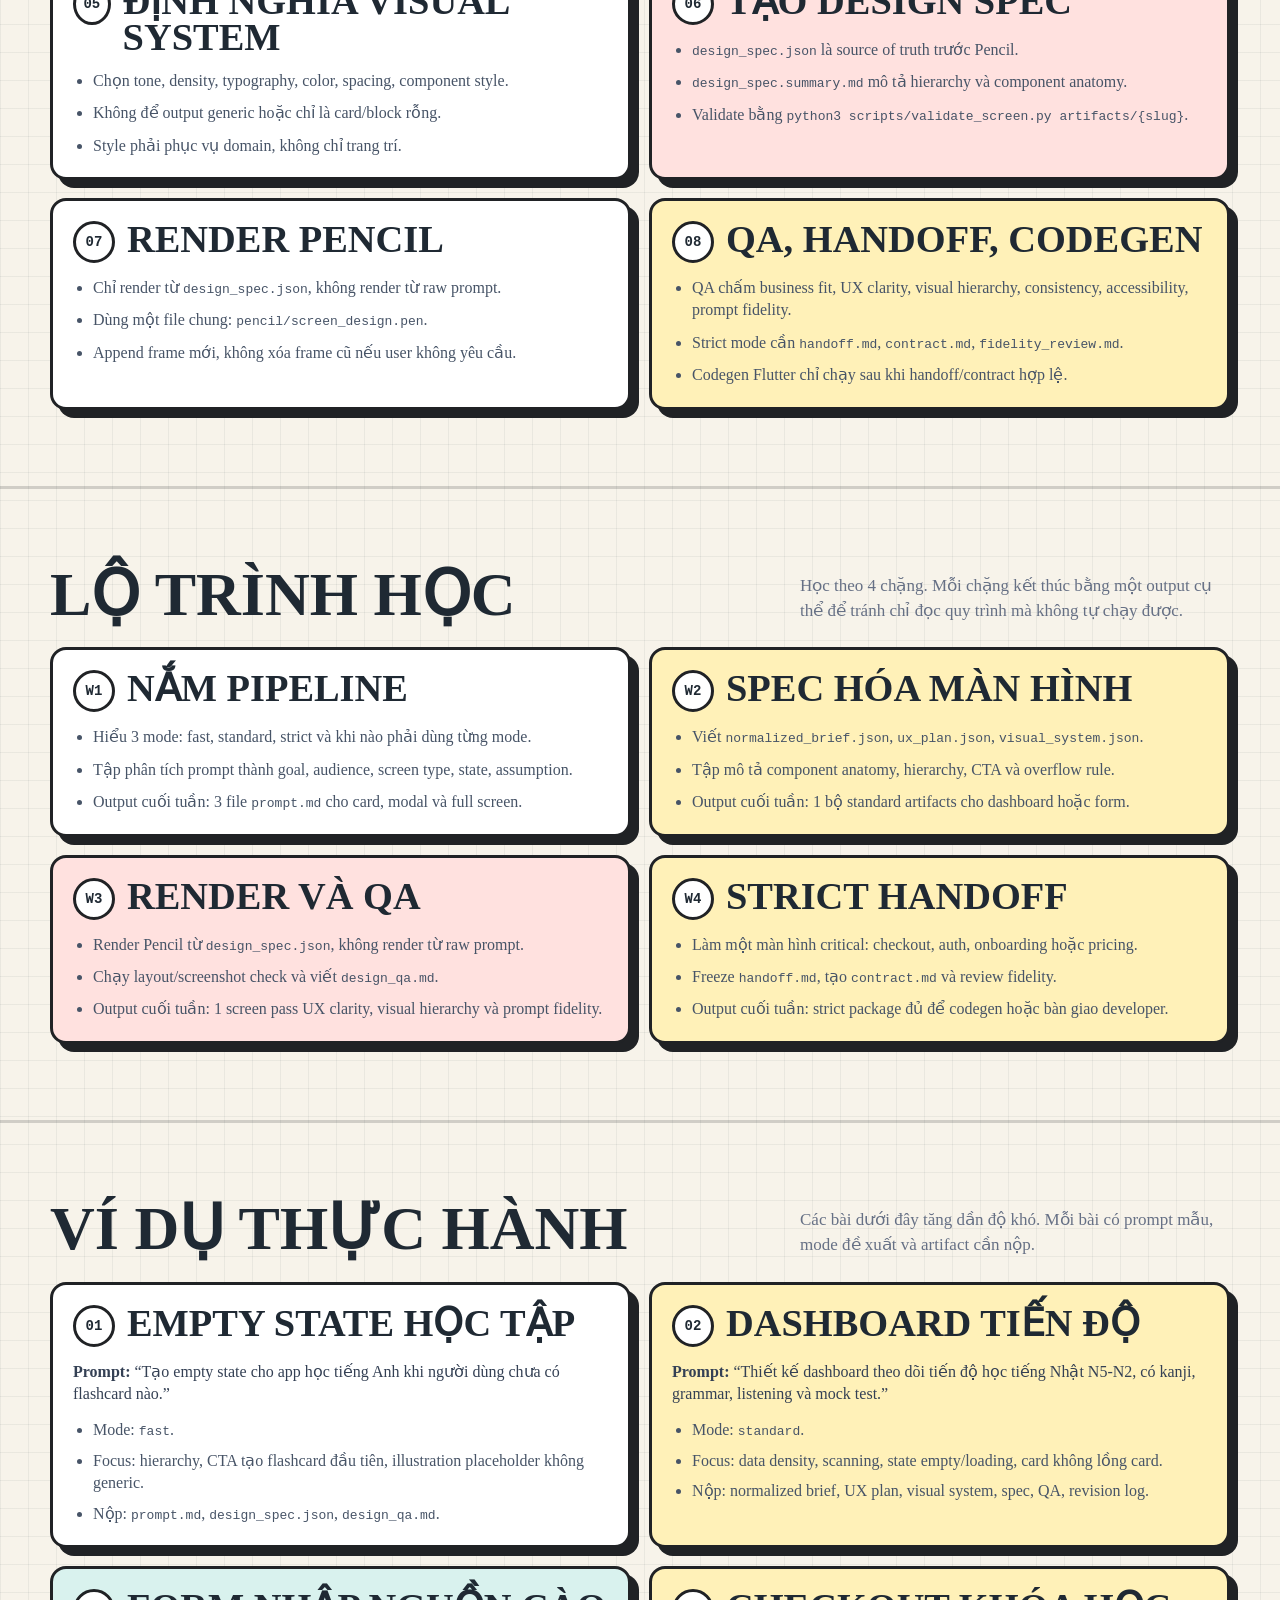
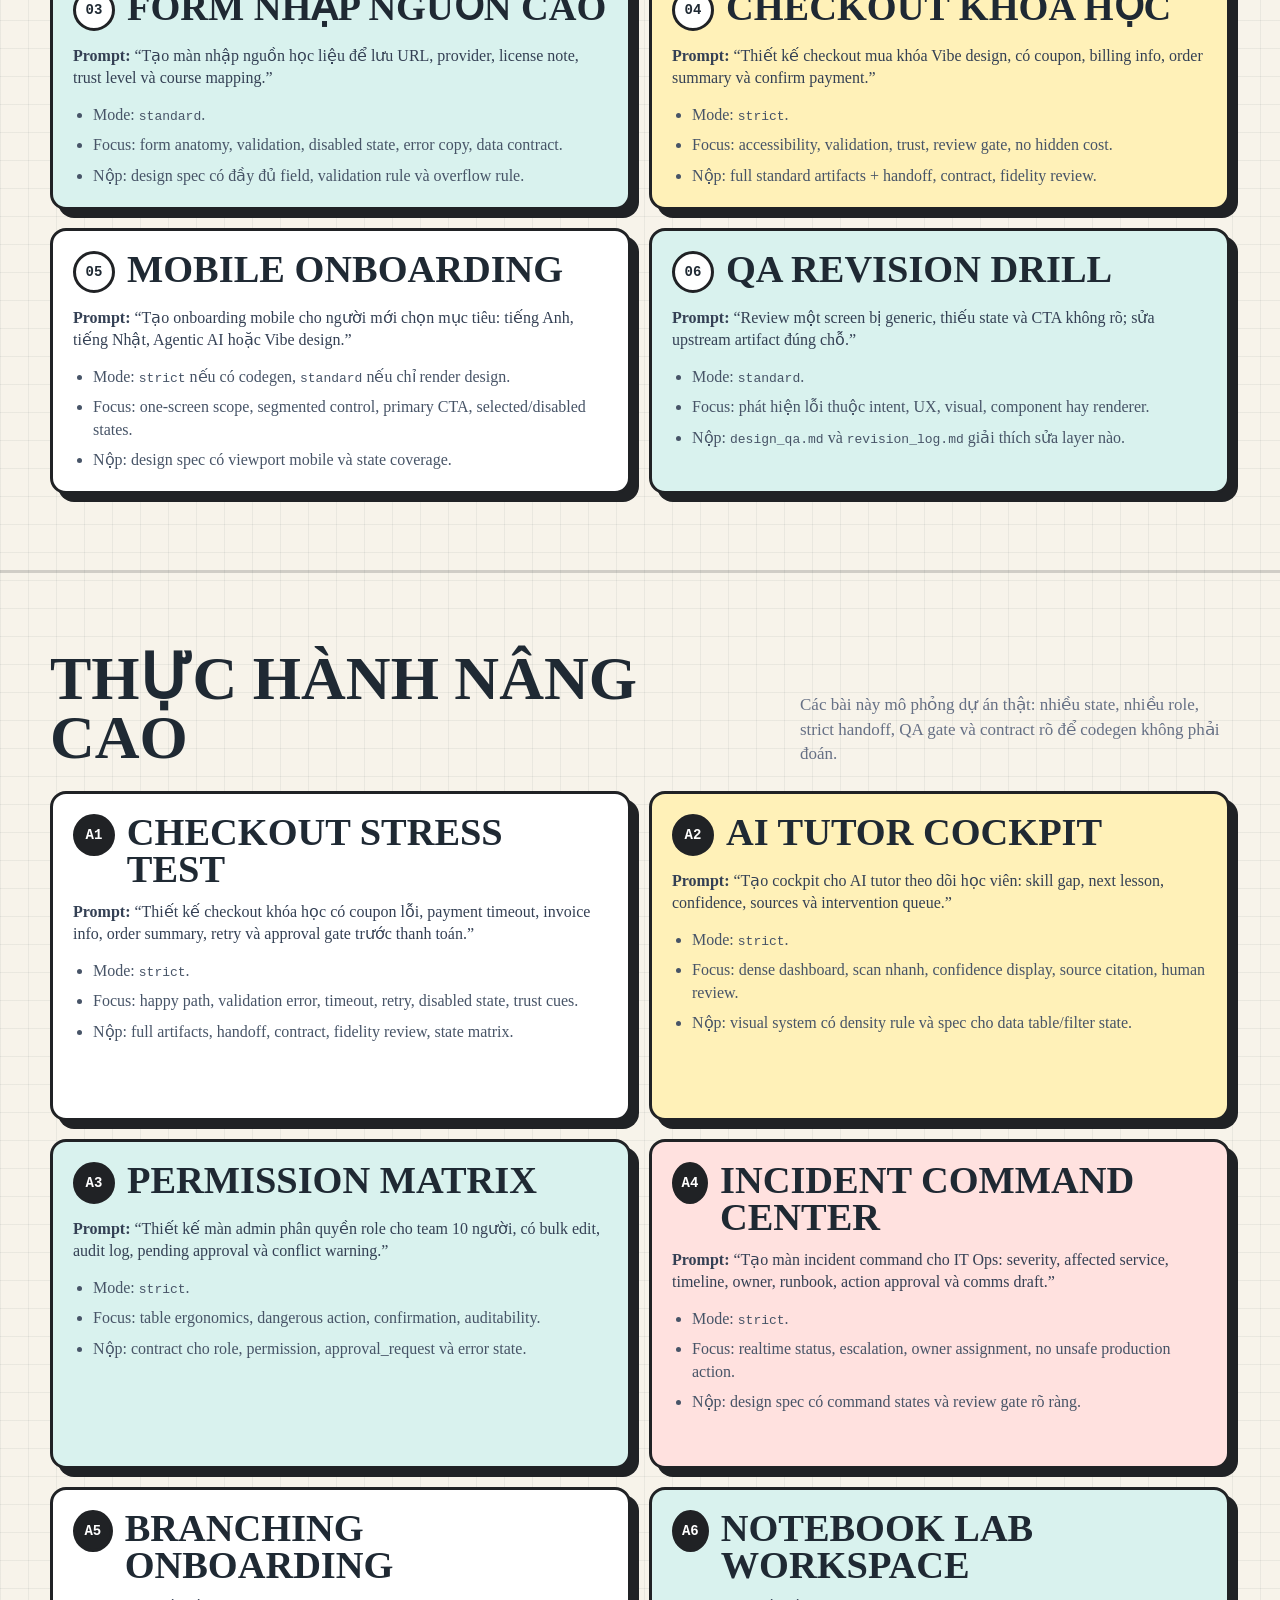
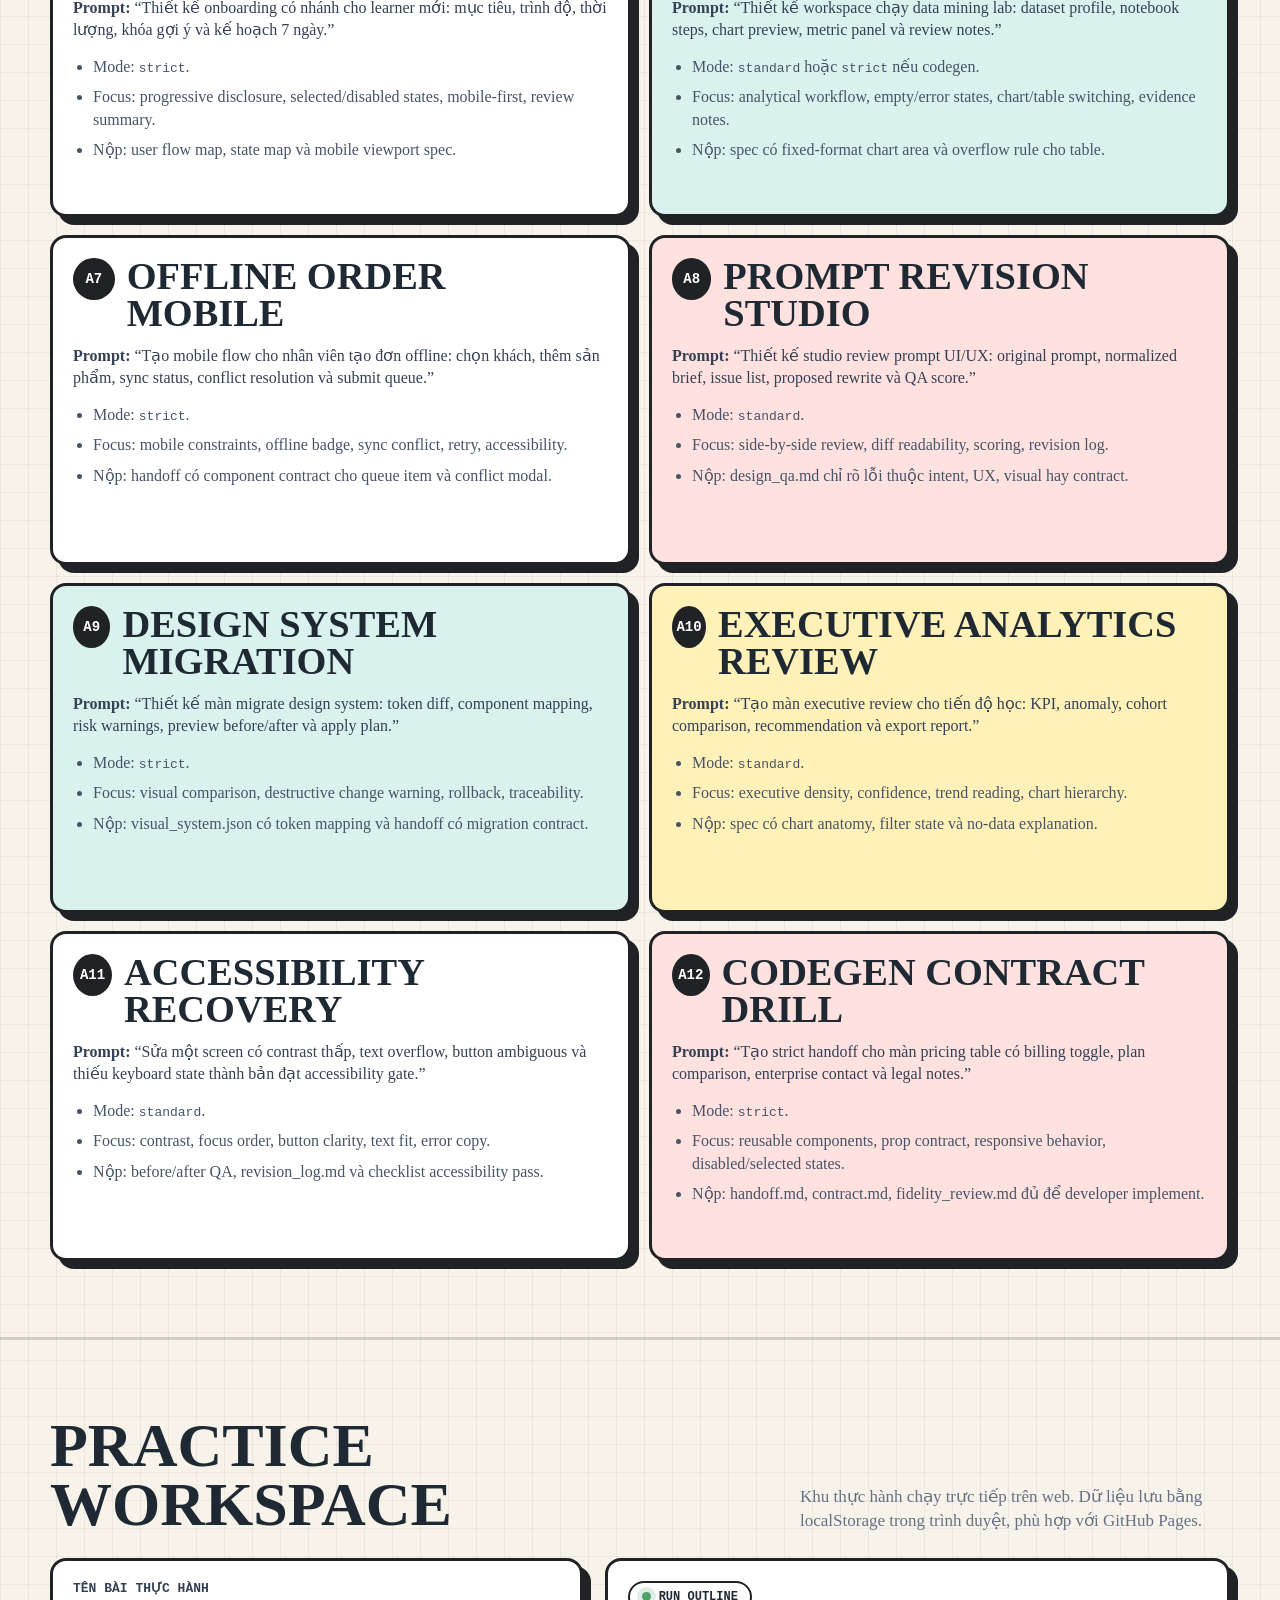
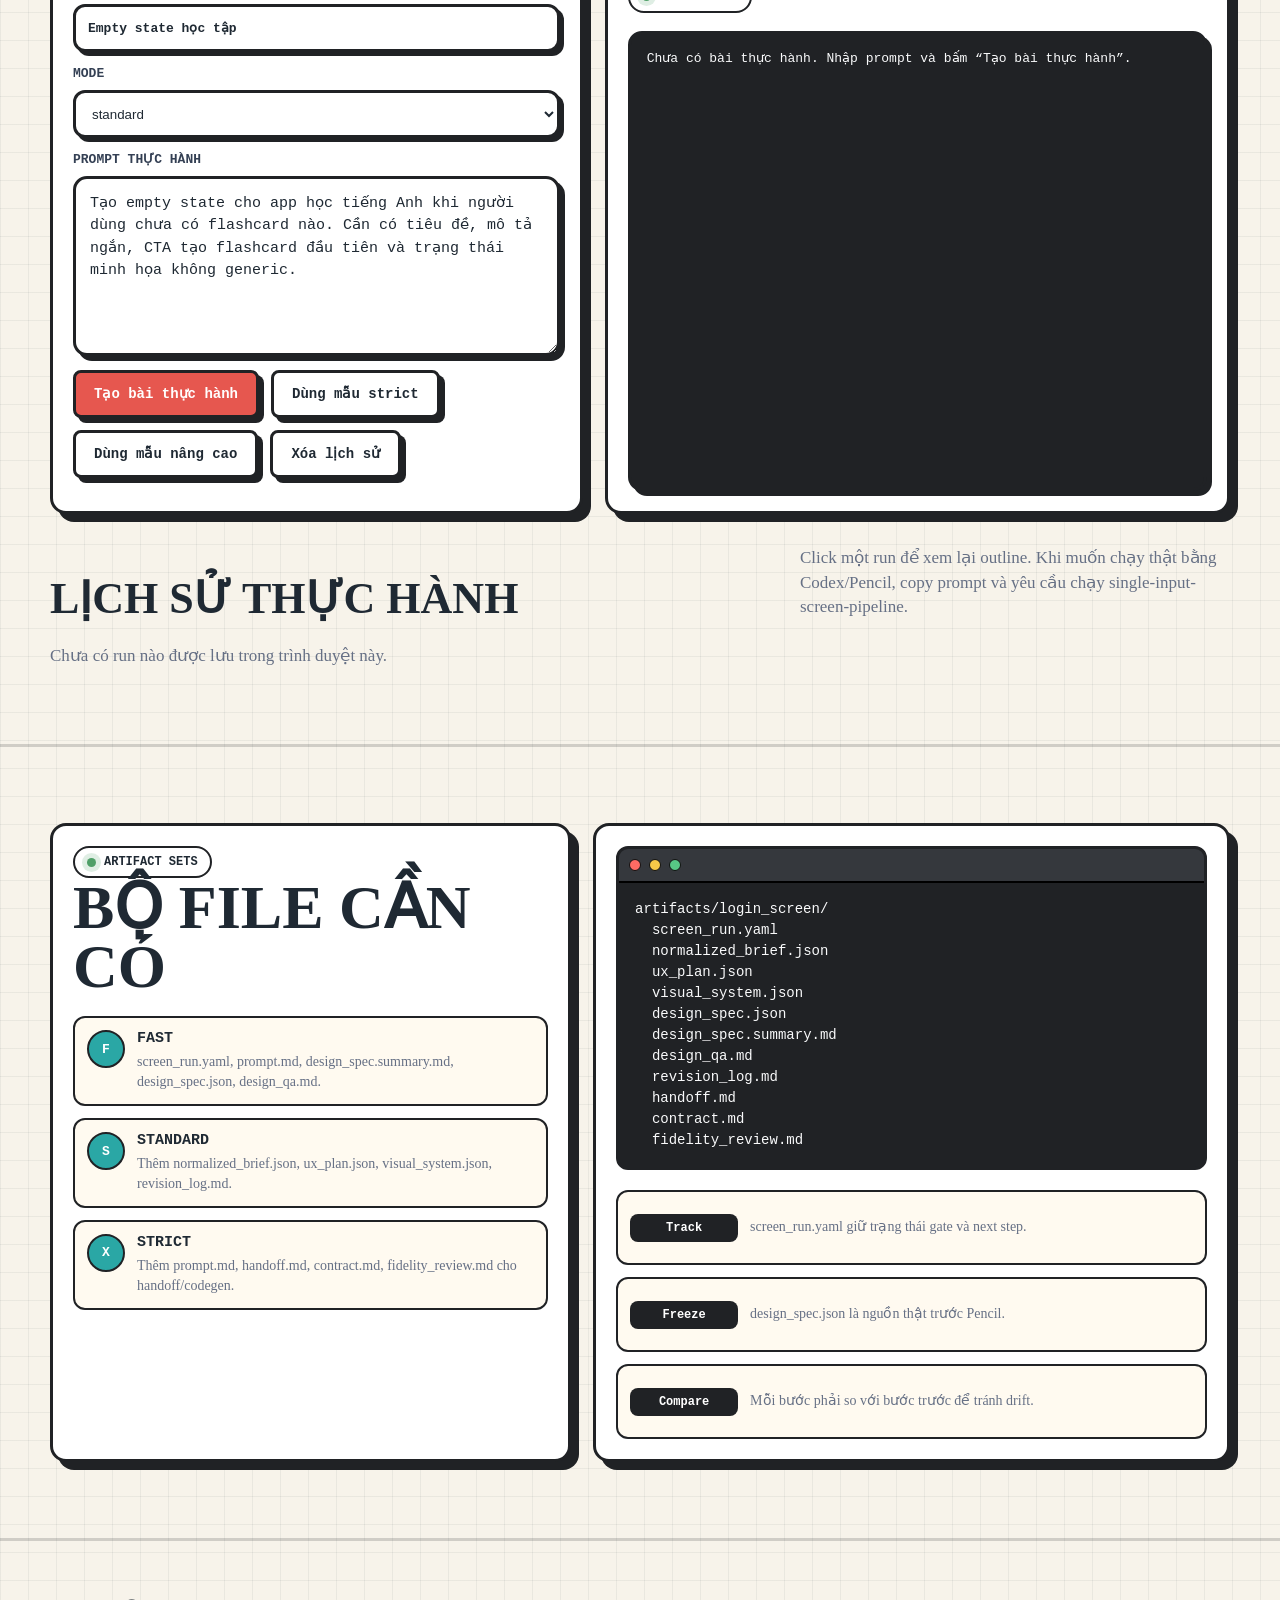
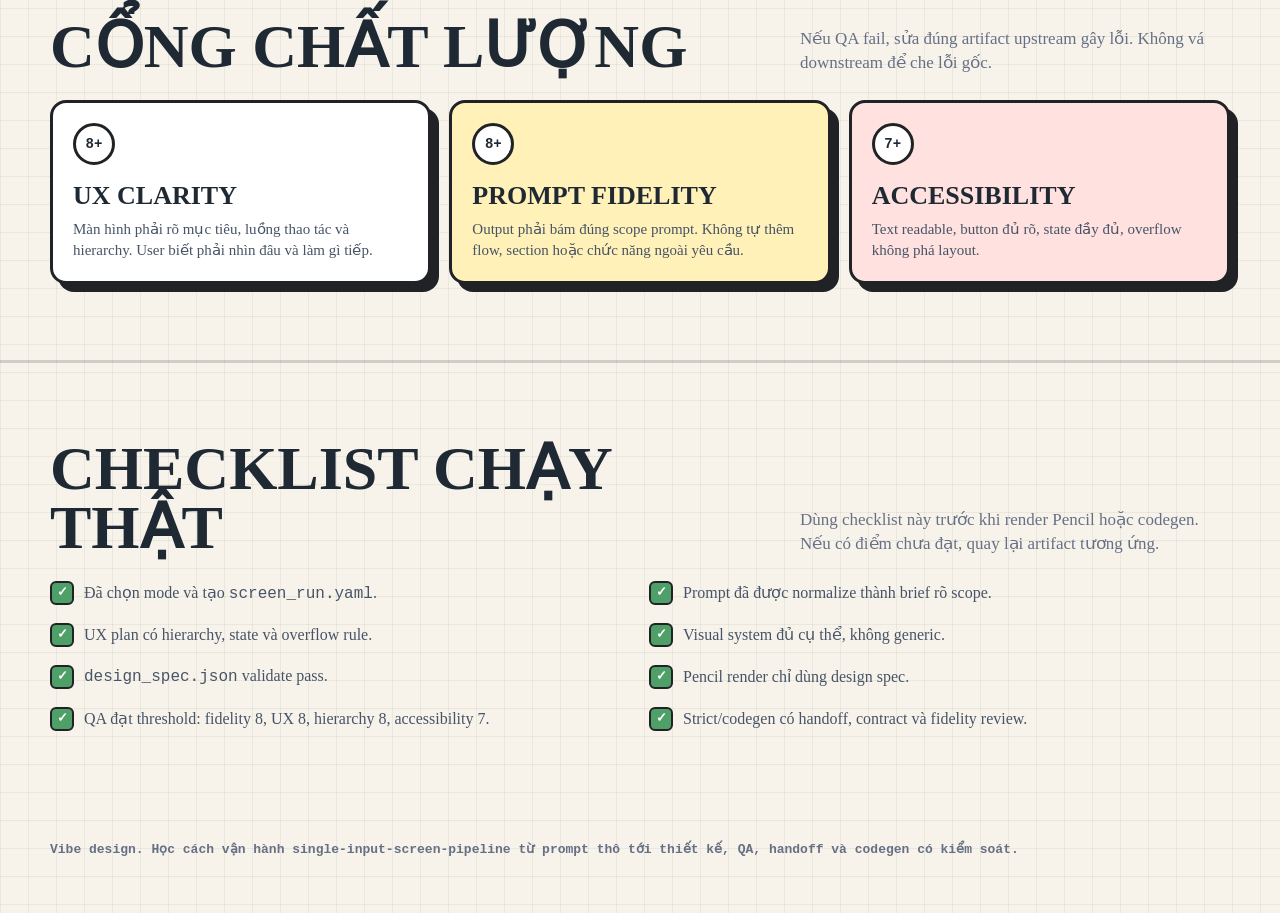
<file: vibe-design.html>
<!doctype html>
<html lang="vi">
<head>
  <meta charset="utf-8" />
  <meta name="viewport" content="width=device-width, initial-scale=1" />
  <title>Vibe design | Course Learning</title>
  <link rel="stylesheet" href="./assets/css/styles.css" />
</head>
<body>
  <header class="topbar">
    <div class="shell topbar-inner">
      <a class="brand" href="./index.html#courses" aria-label="Course Learning home">
        <span class="mark">VD</span>
        <span>Course Learning</span>
      </a>

      <nav class="nav" aria-label="Vibe design navigation">
        <a href="./index.html#courses">Khóa học</a>
        <a href="#map">Bản đồ</a>
        <a href="#learning-path">Lộ trình</a>
        <a href="#practice">Thực hành</a>
        <a href="#advanced-practice">Nâng cao</a>
        <a href="#workspace">Workspace</a>
        <a href="#artifacts">Artifacts</a>
        <a href="#qa">QA</a>
        <a href="#checklist">Checklist</a>
      </nav>
    </div>
  </header>

  <main>
    <section class="vibe-hero shell">
      <div class="english-hero-copy">
        <div class="eyebrow"><span class="pulse"></span><span>Vibe design</span></div>
        <h1>Prompt -> Design Spec -> Pencil -> QA -> Handoff</h1>
        <p class="lead">Hướng dẫn từ A tới Z để biến một yêu cầu màn hình đơn thành thiết kế có kiểm soát theo skill <strong>single-input-screen-pipeline</strong>.</p>
        <div class="hero-actions">
          <a class="btn primary" href="#map">Bắt đầu quy trình</a>
          <a class="btn" href="#checklist">Checklist chạy thật</a>
        </div>
      </div>

      <div class="pipeline-board" aria-label="Single input screen pipeline">
        <div class="pipeline-node">Prompt</div>
        <div class="pipeline-node">Brief</div>
        <div class="pipeline-node">UX Plan</div>
        <div class="pipeline-node">Visual</div>
        <div class="pipeline-node">Spec</div>
        <div class="pipeline-node">Pencil</div>
        <div class="pipeline-node">QA</div>
        <div class="pipeline-node">Handoff</div>
      </div>
    </section>

    <section class="section" id="map">
      <div class="shell">
        <div class="section-head">
          <h2>Bản đồ A-Z</h2>
          <p class="section-note">Nguyên tắc chính: không nhảy từ prompt thô sang Pencil hoặc code. Mọi thứ phải đi qua artifact, validation và QA.</p>
        </div>

        <div class="vibe-steps">
          <article class="roadmap-phase">
            <div class="phase-head"><span class="module-num">01</span><h3>Chọn mode</h3></div>
            <ul>
              <li><strong>fast</strong>: card, modal, empty state, ý tưởng nhỏ.</li>
              <li><strong>standard</strong>: màn hình đầy đủ thông thường.</li>
              <li><strong>strict</strong>: checkout, auth, pricing, onboarding, handoff, contract hoặc codegen.</li>
            </ul>
          </article>

          <article class="roadmap-phase">
            <div class="phase-head"><span class="module-num">02</span><h3>Tạo run folder</h3></div>
            <ul>
              <li>Tạo slug ổn định, ví dụ: <code>login_screen</code>.</li>
              <li>Mọi artifact nằm trong <code>artifacts/{slug}/</code>.</li>
              <li>Tạo <code>screen_run.yaml</code> trước để tracking mode, gate, Pencil frame và next step.</li>
            </ul>
          </article>

          <article class="roadmap-phase">
            <div class="phase-head"><span class="module-num">03</span><h3>Chuẩn hóa prompt</h3></div>
            <ul>
              <li>Biến yêu cầu thô thành goal, audience, screen type, content, state và assumption.</li>
              <li>Fast mode có thể dùng <code>prompt.md</code>.</li>
              <li>Standard/strict dùng <code>normalized_brief.json</code>.</li>
            </ul>
          </article>

          <article class="roadmap-phase">
            <div class="phase-head"><span class="module-num">04</span><h3>Lập UX plan</h3></div>
            <ul>
              <li>Xác định hierarchy: dominant content, secondary content, CTA.</li>
              <li>Liệt kê states: default, loading, empty, error, disabled, validation.</li>
              <li>Quy định overflow cho title, label, CTA và content dài.</li>
            </ul>
          </article>

          <article class="roadmap-phase">
            <div class="phase-head"><span class="module-num">05</span><h3>Định nghĩa visual system</h3></div>
            <ul>
              <li>Chọn tone, density, typography, color, spacing, component style.</li>
              <li>Không để output generic hoặc chỉ là card/block rỗng.</li>
              <li>Style phải phục vụ domain, không chỉ trang trí.</li>
            </ul>
          </article>

          <article class="roadmap-phase">
            <div class="phase-head"><span class="module-num">06</span><h3>Tạo design spec</h3></div>
            <ul>
              <li><code>design_spec.json</code> là source of truth trước Pencil.</li>
              <li><code>design_spec.summary.md</code> mô tả hierarchy và component anatomy.</li>
              <li>Validate bằng <code>python3 scripts/validate_screen.py artifacts/{slug}</code>.</li>
            </ul>
          </article>

          <article class="roadmap-phase">
            <div class="phase-head"><span class="module-num">07</span><h3>Render Pencil</h3></div>
            <ul>
              <li>Chỉ render từ <code>design_spec.json</code>, không render từ raw prompt.</li>
              <li>Dùng một file chung: <code>pencil/screen_design.pen</code>.</li>
              <li>Append frame mới, không xóa frame cũ nếu user không yêu cầu.</li>
            </ul>
          </article>

          <article class="roadmap-phase">
            <div class="phase-head"><span class="module-num">08</span><h3>QA, handoff, codegen</h3></div>
            <ul>
              <li>QA chấm business fit, UX clarity, visual hierarchy, consistency, accessibility, prompt fidelity.</li>
              <li>Strict mode cần <code>handoff.md</code>, <code>contract.md</code>, <code>fidelity_review.md</code>.</li>
              <li>Codegen Flutter chỉ chạy sau khi handoff/contract hợp lệ.</li>
            </ul>
          </article>
        </div>
      </div>
    </section>

    <section class="section" id="learning-path">
      <div class="shell">
        <div class="section-head">
          <h2>Lộ trình học</h2>
          <p class="section-note">Học theo 4 chặng. Mỗi chặng kết thúc bằng một output cụ thể để tránh chỉ đọc quy trình mà không tự chạy được.</p>
        </div>

        <div class="learning-path-grid">
          <article class="roadmap-phase">
            <div class="phase-head"><span class="module-num">W1</span><h3>Nắm pipeline</h3></div>
            <ul>
              <li>Hiểu 3 mode: fast, standard, strict và khi nào phải dùng từng mode.</li>
              <li>Tập phân tích prompt thành goal, audience, screen type, state, assumption.</li>
              <li>Output cuối tuần: 3 file <code>prompt.md</code> cho card, modal và full screen.</li>
            </ul>
          </article>

          <article class="roadmap-phase">
            <div class="phase-head"><span class="module-num">W2</span><h3>Spec hóa màn hình</h3></div>
            <ul>
              <li>Viết <code>normalized_brief.json</code>, <code>ux_plan.json</code>, <code>visual_system.json</code>.</li>
              <li>Tập mô tả component anatomy, hierarchy, CTA và overflow rule.</li>
              <li>Output cuối tuần: 1 bộ standard artifacts cho dashboard hoặc form.</li>
            </ul>
          </article>

          <article class="roadmap-phase">
            <div class="phase-head"><span class="module-num">W3</span><h3>Render và QA</h3></div>
            <ul>
              <li>Render Pencil từ <code>design_spec.json</code>, không render từ raw prompt.</li>
              <li>Chạy layout/screenshot check và viết <code>design_qa.md</code>.</li>
              <li>Output cuối tuần: 1 screen pass UX clarity, visual hierarchy và prompt fidelity.</li>
            </ul>
          </article>

          <article class="roadmap-phase">
            <div class="phase-head"><span class="module-num">W4</span><h3>Strict handoff</h3></div>
            <ul>
              <li>Làm một màn hình critical: checkout, auth, onboarding hoặc pricing.</li>
              <li>Freeze <code>handoff.md</code>, tạo <code>contract.md</code> và review fidelity.</li>
              <li>Output cuối tuần: strict package đủ để codegen hoặc bàn giao developer.</li>
            </ul>
          </article>
        </div>
      </div>
    </section>

    <section class="section" id="practice">
      <div class="shell">
        <div class="section-head">
          <h2>Ví dụ thực hành</h2>
          <p class="section-note">Các bài dưới đây tăng dần độ khó. Mỗi bài có prompt mẫu, mode đề xuất và artifact cần nộp.</p>
        </div>

        <div class="practice-lab-grid">
          <article class="practice-lab">
            <div class="phase-head"><span class="module-num">01</span><h3>Empty state học tập</h3></div>
            <p><strong>Prompt:</strong> “Tạo empty state cho app học tiếng Anh khi người dùng chưa có flashcard nào.”</p>
            <ul>
              <li>Mode: <code>fast</code>.</li>
              <li>Focus: hierarchy, CTA tạo flashcard đầu tiên, illustration placeholder không generic.</li>
              <li>Nộp: <code>prompt.md</code>, <code>design_spec.json</code>, <code>design_qa.md</code>.</li>
            </ul>
          </article>

          <article class="practice-lab">
            <div class="phase-head"><span class="module-num">02</span><h3>Dashboard tiến độ</h3></div>
            <p><strong>Prompt:</strong> “Thiết kế dashboard theo dõi tiến độ học tiếng Nhật N5-N2, có kanji, grammar, listening và mock test.”</p>
            <ul>
              <li>Mode: <code>standard</code>.</li>
              <li>Focus: data density, scanning, state empty/loading, card không lồng card.</li>
              <li>Nộp: normalized brief, UX plan, visual system, spec, QA, revision log.</li>
            </ul>
          </article>

          <article class="practice-lab">
            <div class="phase-head"><span class="module-num">03</span><h3>Form nhập nguồn cào</h3></div>
            <p><strong>Prompt:</strong> “Tạo màn nhập nguồn học liệu để lưu URL, provider, license note, trust level và course mapping.”</p>
            <ul>
              <li>Mode: <code>standard</code>.</li>
              <li>Focus: form anatomy, validation, disabled state, error copy, data contract.</li>
              <li>Nộp: design spec có đầy đủ field, validation rule và overflow rule.</li>
            </ul>
          </article>

          <article class="practice-lab">
            <div class="phase-head"><span class="module-num">04</span><h3>Checkout khóa học</h3></div>
            <p><strong>Prompt:</strong> “Thiết kế checkout mua khóa Vibe design, có coupon, billing info, order summary và confirm payment.”</p>
            <ul>
              <li>Mode: <code>strict</code>.</li>
              <li>Focus: accessibility, validation, trust, review gate, no hidden cost.</li>
              <li>Nộp: full standard artifacts + handoff, contract, fidelity review.</li>
            </ul>
          </article>

          <article class="practice-lab">
            <div class="phase-head"><span class="module-num">05</span><h3>Mobile onboarding</h3></div>
            <p><strong>Prompt:</strong> “Tạo onboarding mobile cho người mới chọn mục tiêu: tiếng Anh, tiếng Nhật, Agentic AI hoặc Vibe design.”</p>
            <ul>
              <li>Mode: <code>strict</code> nếu có codegen, <code>standard</code> nếu chỉ render design.</li>
              <li>Focus: one-screen scope, segmented control, primary CTA, selected/disabled states.</li>
              <li>Nộp: design spec có viewport mobile và state coverage.</li>
            </ul>
          </article>

          <article class="practice-lab">
            <div class="phase-head"><span class="module-num">06</span><h3>QA revision drill</h3></div>
            <p><strong>Prompt:</strong> “Review một screen bị generic, thiếu state và CTA không rõ; sửa upstream artifact đúng chỗ.”</p>
            <ul>
              <li>Mode: <code>standard</code>.</li>
              <li>Focus: phát hiện lỗi thuộc intent, UX, visual, component hay renderer.</li>
              <li>Nộp: <code>design_qa.md</code> và <code>revision_log.md</code> giải thích sửa layer nào.</li>
            </ul>
          </article>
        </div>
      </div>
    </section>

    <section class="section" id="advanced-practice">
      <div class="shell">
        <div class="section-head">
          <h2>Thực hành nâng cao</h2>
          <p class="section-note">Các bài này mô phỏng dự án thật: nhiều state, nhiều role, strict handoff, QA gate và contract rõ để codegen không phải đoán.</p>
        </div>

        <div class="practice-lab-grid advanced-lab-grid">
          <article class="practice-lab advanced-lab">
            <div class="phase-head"><span class="module-num">A1</span><h3>Checkout stress test</h3></div>
            <p><strong>Prompt:</strong> “Thiết kế checkout khóa học có coupon lỗi, payment timeout, invoice info, order summary, retry và approval gate trước thanh toán.”</p>
            <ul>
              <li>Mode: <code>strict</code>.</li>
              <li>Focus: happy path, validation error, timeout, retry, disabled state, trust cues.</li>
              <li>Nộp: full artifacts, handoff, contract, fidelity review, state matrix.</li>
            </ul>
          </article>

          <article class="practice-lab advanced-lab">
            <div class="phase-head"><span class="module-num">A2</span><h3>AI tutor cockpit</h3></div>
            <p><strong>Prompt:</strong> “Tạo cockpit cho AI tutor theo dõi học viên: skill gap, next lesson, confidence, sources và intervention queue.”</p>
            <ul>
              <li>Mode: <code>strict</code>.</li>
              <li>Focus: dense dashboard, scan nhanh, confidence display, source citation, human review.</li>
              <li>Nộp: visual system có density rule và spec cho data table/filter state.</li>
            </ul>
          </article>

          <article class="practice-lab advanced-lab">
            <div class="phase-head"><span class="module-num">A3</span><h3>Permission matrix</h3></div>
            <p><strong>Prompt:</strong> “Thiết kế màn admin phân quyền role cho team 10 người, có bulk edit, audit log, pending approval và conflict warning.”</p>
            <ul>
              <li>Mode: <code>strict</code>.</li>
              <li>Focus: table ergonomics, dangerous action, confirmation, auditability.</li>
              <li>Nộp: contract cho role, permission, approval_request và error state.</li>
            </ul>
          </article>

          <article class="practice-lab advanced-lab">
            <div class="phase-head"><span class="module-num">A4</span><h3>Incident command center</h3></div>
            <p><strong>Prompt:</strong> “Tạo màn incident command cho IT Ops: severity, affected service, timeline, owner, runbook, action approval và comms draft.”</p>
            <ul>
              <li>Mode: <code>strict</code>.</li>
              <li>Focus: realtime status, escalation, owner assignment, no unsafe production action.</li>
              <li>Nộp: design spec có command states và review gate rõ ràng.</li>
            </ul>
          </article>

          <article class="practice-lab advanced-lab">
            <div class="phase-head"><span class="module-num">A5</span><h3>Branching onboarding</h3></div>
            <p><strong>Prompt:</strong> “Thiết kế onboarding có nhánh cho learner mới: mục tiêu, trình độ, thời lượng, khóa gợi ý và kế hoạch 7 ngày.”</p>
            <ul>
              <li>Mode: <code>strict</code>.</li>
              <li>Focus: progressive disclosure, selected/disabled states, mobile-first, review summary.</li>
              <li>Nộp: user flow map, state map và mobile viewport spec.</li>
            </ul>
          </article>

          <article class="practice-lab advanced-lab">
            <div class="phase-head"><span class="module-num">A6</span><h3>Notebook lab workspace</h3></div>
            <p><strong>Prompt:</strong> “Thiết kế workspace chạy data mining lab: dataset profile, notebook steps, chart preview, metric panel và review notes.”</p>
            <ul>
              <li>Mode: <code>standard</code> hoặc <code>strict</code> nếu codegen.</li>
              <li>Focus: analytical workflow, empty/error states, chart/table switching, evidence notes.</li>
              <li>Nộp: spec có fixed-format chart area và overflow rule cho table.</li>
            </ul>
          </article>

          <article class="practice-lab advanced-lab">
            <div class="phase-head"><span class="module-num">A7</span><h3>Offline order mobile</h3></div>
            <p><strong>Prompt:</strong> “Tạo mobile flow cho nhân viên tạo đơn offline: chọn khách, thêm sản phẩm, sync status, conflict resolution và submit queue.”</p>
            <ul>
              <li>Mode: <code>strict</code>.</li>
              <li>Focus: mobile constraints, offline badge, sync conflict, retry, accessibility.</li>
              <li>Nộp: handoff có component contract cho queue item và conflict modal.</li>
            </ul>
          </article>

          <article class="practice-lab advanced-lab">
            <div class="phase-head"><span class="module-num">A8</span><h3>Prompt revision studio</h3></div>
            <p><strong>Prompt:</strong> “Thiết kế studio review prompt UI/UX: original prompt, normalized brief, issue list, proposed rewrite và QA score.”</p>
            <ul>
              <li>Mode: <code>standard</code>.</li>
              <li>Focus: side-by-side review, diff readability, scoring, revision log.</li>
              <li>Nộp: design_qa.md chỉ rõ lỗi thuộc intent, UX, visual hay contract.</li>
            </ul>
          </article>

          <article class="practice-lab advanced-lab">
            <div class="phase-head"><span class="module-num">A9</span><h3>Design system migration</h3></div>
            <p><strong>Prompt:</strong> “Thiết kế màn migrate design system: token diff, component mapping, risk warnings, preview before/after và apply plan.”</p>
            <ul>
              <li>Mode: <code>strict</code>.</li>
              <li>Focus: visual comparison, destructive change warning, rollback, traceability.</li>
              <li>Nộp: visual_system.json có token mapping và handoff có migration contract.</li>
            </ul>
          </article>

          <article class="practice-lab advanced-lab">
            <div class="phase-head"><span class="module-num">A10</span><h3>Executive analytics review</h3></div>
            <p><strong>Prompt:</strong> “Tạo màn executive review cho tiến độ học: KPI, anomaly, cohort comparison, recommendation và export report.”</p>
            <ul>
              <li>Mode: <code>standard</code>.</li>
              <li>Focus: executive density, confidence, trend reading, chart hierarchy.</li>
              <li>Nộp: spec có chart anatomy, filter state và no-data explanation.</li>
            </ul>
          </article>

          <article class="practice-lab advanced-lab">
            <div class="phase-head"><span class="module-num">A11</span><h3>Accessibility recovery</h3></div>
            <p><strong>Prompt:</strong> “Sửa một screen có contrast thấp, text overflow, button ambiguous và thiếu keyboard state thành bản đạt accessibility gate.”</p>
            <ul>
              <li>Mode: <code>standard</code>.</li>
              <li>Focus: contrast, focus order, button clarity, text fit, error copy.</li>
              <li>Nộp: before/after QA, revision_log.md và checklist accessibility pass.</li>
            </ul>
          </article>

          <article class="practice-lab advanced-lab">
            <div class="phase-head"><span class="module-num">A12</span><h3>Codegen contract drill</h3></div>
            <p><strong>Prompt:</strong> “Tạo strict handoff cho màn pricing table có billing toggle, plan comparison, enterprise contact và legal notes.”</p>
            <ul>
              <li>Mode: <code>strict</code>.</li>
              <li>Focus: reusable components, prop contract, responsive behavior, disabled/selected states.</li>
              <li>Nộp: handoff.md, contract.md, fidelity_review.md đủ để developer implement.</li>
            </ul>
          </article>
        </div>
      </div>
    </section>

    <section class="section" id="workspace">
      <div class="shell">
        <div class="section-head">
          <h2>Practice Workspace</h2>
          <p class="section-note">Khu thực hành chạy trực tiếp trên web. Dữ liệu lưu bằng localStorage trong trình duyệt, phù hợp với GitHub Pages.</p>
        </div>

        <div class="workspace-grid">
          <form class="workspace-panel" id="vibePracticeForm">
            <label>
              <span>Tên bài thực hành</span>
              <input id="practiceTitle" type="text" value="Empty state học tập" />
            </label>

            <label>
              <span>Mode</span>
              <select id="practiceMode">
                <option value="fast">fast</option>
                <option value="standard" selected>standard</option>
                <option value="strict">strict</option>
              </select>
            </label>

            <label>
              <span>Prompt thực hành</span>
              <textarea id="practicePrompt">Tạo empty state cho app học tiếng Anh khi người dùng chưa có flashcard nào. Cần có tiêu đề, mô tả ngắn, CTA tạo flashcard đầu tiên và trạng thái minh họa không generic.</textarea>
            </label>

            <div class="workspace-actions">
              <button class="btn primary" type="submit">Tạo bài thực hành</button>
              <button class="btn" id="loadSamplePractice" type="button">Dùng mẫu strict</button>
              <button class="btn" id="loadAdvancedPractice" type="button">Dùng mẫu nâng cao</button>
              <button class="btn" id="clearPracticeRuns" type="button">Xóa lịch sử</button>
            </div>
          </form>

          <div class="workspace-panel">
            <div class="eyebrow"><span class="pulse"></span><span>Run outline</span></div>
            <pre class="workspace-output" id="practiceOutput">Chưa có bài thực hành. Nhập prompt và bấm “Tạo bài thực hành”.</pre>
          </div>
        </div>

        <div class="saved-runs">
          <div class="section-head compact-head">
            <h2>Lịch sử thực hành</h2>
            <p class="section-note">Click một run để xem lại outline. Khi muốn chạy thật bằng Codex/Pencil, copy prompt và yêu cầu chạy single-input-screen-pipeline.</p>
          </div>
          <div class="saved-run-list" id="savedPracticeRuns"></div>
        </div>
      </div>
    </section>

    <section class="section" id="artifacts">
      <div class="shell split">
        <div class="lesson-panel">
          <div class="eyebrow"><span class="pulse"></span><span>Artifact sets</span></div>
          <h2>Bộ file cần có</h2>
          <ul class="lesson-list">
            <li><div class="badge">F</div><div><strong>Fast</strong><span>screen_run.yaml, prompt.md, design_spec.summary.md, design_spec.json, design_qa.md.</span></div></li>
            <li><div class="badge">S</div><div><strong>Standard</strong><span>Thêm normalized_brief.json, ux_plan.json, visual_system.json, revision_log.md.</span></div></li>
            <li><div class="badge">X</div><div><strong>Strict</strong><span>Thêm prompt.md, handoff.md, contract.md, fidelity_review.md cho handoff/codegen.</span></div></li>
          </ul>
        </div>

        <div class="visual-panel">
          <div class="terminal">
            <div class="terminal-head">
              <span class="dot red"></span>
              <span class="dot yellow"></span>
              <span class="dot green"></span>
            </div>
            <pre>artifacts/login_screen/
  screen_run.yaml
  normalized_brief.json
  ux_plan.json
  visual_system.json
  design_spec.json
  design_spec.summary.md
  design_qa.md
  revision_log.md
  handoff.md
  contract.md
  fidelity_review.md</pre>
          </div>
          <div class="flow-steps">
            <div class="flow-step"><code>Track</code><p>screen_run.yaml giữ trạng thái gate và next step.</p></div>
            <div class="flow-step"><code>Freeze</code><p>design_spec.json là nguồn thật trước Pencil.</p></div>
            <div class="flow-step"><code>Compare</code><p>Mỗi bước phải so với bước trước để tránh drift.</p></div>
          </div>
        </div>
      </div>
    </section>

    <section class="section" id="qa">
      <div class="shell">
        <div class="section-head">
          <h2>Cổng chất lượng</h2>
          <p class="section-note">Nếu QA fail, sửa đúng artifact upstream gây lỗi. Không vá downstream để che lỗi gốc.</p>
        </div>

        <div class="principles">
          <article class="principle-card">
            <span class="module-num">8+</span>
            <h3>UX clarity</h3>
            <p>Màn hình phải rõ mục tiêu, luồng thao tác và hierarchy. User biết phải nhìn đâu và làm gì tiếp.</p>
          </article>
          <article class="principle-card">
            <span class="module-num">8+</span>
            <h3>Prompt fidelity</h3>
            <p>Output phải bám đúng scope prompt. Không tự thêm flow, section hoặc chức năng ngoài yêu cầu.</p>
          </article>
          <article class="principle-card">
            <span class="module-num">7+</span>
            <h3>Accessibility</h3>
            <p>Text readable, button đủ rõ, state đầy đủ, overflow không phá layout.</p>
          </article>
        </div>
      </div>
    </section>

    <section class="section" id="checklist">
      <div class="shell">
        <div class="section-head">
          <h2>Checklist chạy thật</h2>
          <p class="section-note">Dùng checklist này trước khi render Pencil hoặc codegen. Nếu có điểm chưa đạt, quay lại artifact tương ứng.</p>
        </div>

        <div class="checklist-grid">
          <div class="check good"><span class="box">✓</span><span>Đã chọn mode và tạo <code>screen_run.yaml</code>.</span></div>
          <div class="check good"><span class="box">✓</span><span>Prompt đã được normalize thành brief rõ scope.</span></div>
          <div class="check good"><span class="box">✓</span><span>UX plan có hierarchy, state và overflow rule.</span></div>
          <div class="check good"><span class="box">✓</span><span>Visual system đủ cụ thể, không generic.</span></div>
          <div class="check good"><span class="box">✓</span><span><code>design_spec.json</code> validate pass.</span></div>
          <div class="check good"><span class="box">✓</span><span>Pencil render chỉ dùng design spec.</span></div>
          <div class="check good"><span class="box">✓</span><span>QA đạt threshold: fidelity 8, UX 8, hierarchy 8, accessibility 7.</span></div>
          <div class="check good"><span class="box">✓</span><span>Strict/codegen có handoff, contract và fidelity review.</span></div>
        </div>
      </div>
    </section>
  </main>

  <footer class="shell footer">Vibe design. Học cách vận hành single-input-screen-pipeline từ prompt thô tới thiết kế, QA, handoff và codegen có kiểm soát.</footer>

  <script src="./assets/data/course-data.js"></script>
  <script src="./assets/js/app.js"></script>
</body>
</html>
</file>
<file: assets/css/styles.css>
:root {
  --ink: #1f2933;
  --muted: #667085;
  --paper: #f7f3ea;
  --line: #202225;
  --cyan: #2aa7a5;
  --red: #e6574f;
  --yellow: #f0b429;
  --green: #4f9f68;
  --shadow: 8px 8px 0 #202225;
  --radius: 8px;
}

* { box-sizing: border-box; }

html { scroll-behavior: smooth; }

body {
  margin: 0;
  color: var(--ink);
  background:
    linear-gradient(90deg, rgba(31, 41, 51, .06) 1px, transparent 1px),
    linear-gradient(rgba(31, 41, 51, .06) 1px, transparent 1px),
    var(--paper);
  background-size: 28px 28px;
  font-family: ui-serif, Georgia, "Times New Roman", serif;
}

button, input, textarea { font: inherit; }

.shell {
  width: min(1180px, calc(100% - 32px));
  margin: 0 auto;
}

.topbar {
  position: sticky;
  top: 0;
  z-index: 20;
  border-bottom: 3px solid var(--line);
  background: rgba(247, 243, 234, .92);
  backdrop-filter: blur(10px);
}

.topbar-inner {
  display: grid;
  grid-template-columns: auto 1fr auto;
  align-items: center;
  gap: 16px;
  min-height: 68px;
}

.brand {
  display: flex;
  align-items: center;
  gap: 12px;
  color: var(--ink);
  font-weight: 900;
  letter-spacing: 0;
  text-decoration: none;
  text-transform: uppercase;
}

.mark {
  width: 40px;
  height: 40px;
  display: grid;
  place-items: center;
  border: 3px solid var(--line);
  background: var(--yellow);
  box-shadow: 4px 4px 0 var(--line);
  font-family: ui-monospace, SFMono-Regular, Menlo, monospace;
}

.nav {
  display: flex;
  gap: 8px;
  flex-wrap: wrap;
  justify-content: flex-end;
}

.nav a,
.lang-btn {
  color: var(--ink);
  text-decoration: none;
  border: 2px solid var(--line);
  background: #fff;
  padding: 8px 12px;
  border-radius: var(--radius);
  font: 700 13px/1.1 ui-monospace, SFMono-Regular, Menlo, monospace;
}

.lang-switch {
  display: flex;
  gap: 6px;
}

.lang-btn {
  cursor: pointer;
  min-width: 44px;
}

.lang-btn.active {
  color: #fff;
  background: var(--line);
}

.hero {
  min-height: calc(100vh - 68px);
  display: grid;
  grid-template-columns: 1fr 1.05fr;
  gap: 36px;
  align-items: center;
  padding: 46px 0 28px;
}

.eyebrow {
  display: inline-flex;
  width: fit-content;
  align-items: center;
  gap: 8px;
  padding: 8px 12px;
  border: 2px solid var(--line);
  border-radius: 999px;
  background: #fff;
  font: 800 12px/1 ui-monospace, SFMono-Regular, Menlo, monospace;
  text-transform: uppercase;
}

.pulse {
  width: 9px;
  height: 9px;
  border-radius: 50%;
  background: var(--green);
  box-shadow: 0 0 0 5px rgba(79, 159, 104, .18);
}

h1 {
  max-width: 760px;
  margin: 20px 0 18px;
  font-size: clamp(46px, 8vw, 104px);
  line-height: .88;
  letter-spacing: 0;
  text-transform: uppercase;
}

.lead {
  max-width: 620px;
  margin: 0;
  color: #344054;
  font-size: clamp(18px, 2vw, 24px);
  line-height: 1.35;
}

.course-select {
  min-height: calc(100vh - 68px);
  display: grid;
  grid-template-columns: .82fr 1.18fr;
  gap: 34px;
  align-items: center;
  padding: 46px 0 38px;
}

.course-select-copy {
  align-self: center;
}

.course-picker {
  display: grid;
  grid-template-columns: repeat(2, minmax(0, 1fr));
  gap: 18px;
}

.course-nav-section {
  padding-top: 24px;
}

.course-navigator {
  display: grid;
  grid-template-columns: repeat(5, minmax(0, 1fr));
  gap: 14px;
}

.navigator-tile {
  min-height: 230px;
  display: grid;
  align-content: start;
  gap: 14px;
  border: 3px solid var(--line);
  border-radius: 16px;
  background: #fff;
  box-shadow: var(--shadow);
  padding: 18px;
  color: var(--ink);
  text-decoration: none;
}

.navigator-tile:nth-child(2n) { background: #fff1b8; }
.navigator-tile:nth-child(3n) { background: #d9f2ee; }
.navigator-tile:nth-child(4n) { background: #ffe1df; }

.navigator-tile strong {
  font-size: 24px;
  line-height: 1;
  text-transform: uppercase;
}

.navigator-tile small {
  color: #475467;
  font-size: 14px;
  line-height: 1.4;
}

.picker-card {
  min-height: 330px;
  display: grid;
  grid-template-rows: auto auto 1fr auto auto;
  gap: 14px;
  border: 3px solid var(--line);
  border-radius: 16px;
  background: #fff;
  box-shadow: var(--shadow);
  padding: 18px;
}

.picker-card:nth-child(2) { background: #fff1b8; }
.picker-card:nth-child(3) { background: #d9f2ee; }
.picker-card:nth-child(4) { background: #ffe1df; }

.picker-card-top,
.picker-meta {
  display: flex;
  align-items: center;
  flex-wrap: wrap;
  gap: 8px;
}

.picker-card-top {
  justify-content: space-between;
}

.course-status,
.picker-meta span {
  border: 2px solid var(--line);
  border-radius: 999px;
  background: #fff;
  padding: 7px 10px;
  font: 900 12px/1 ui-monospace, SFMono-Regular, Menlo, monospace;
  text-transform: uppercase;
}

.course-status {
  background: var(--line);
  color: #fff;
}

.picker-card h2 {
  font-size: clamp(28px, 3.5vw, 46px);
}

.picker-card .btn {
  width: fit-content;
}

.hero-actions {
  display: flex;
  flex-wrap: wrap;
  gap: 12px;
  margin-top: 28px;
}

.btn {
  border: 3px solid var(--line);
  border-radius: var(--radius);
  color: var(--ink);
  background: #fff;
  padding: 13px 18px;
  min-height: 48px;
  cursor: pointer;
  box-shadow: 5px 5px 0 var(--line);
  text-decoration: none;
  font: 900 14px/1 ui-monospace, SFMono-Regular, Menlo, monospace;
  transition: transform .16s ease, box-shadow .16s ease;
}

.btn:hover {
  transform: translate(2px, 2px);
  box-shadow: 3px 3px 0 var(--line);
}

.btn.primary {
  background: var(--red);
  color: #fff;
}

.agent-board {
  position: relative;
  min-height: 560px;
  border: 4px solid var(--line);
  border-radius: 18px;
  background: #fffdf6;
  box-shadow: var(--shadow);
  overflow: hidden;
  padding: 22px;
}

.agent-board::before {
  content: "";
  position: absolute;
  inset: 0;
  background:
    radial-gradient(circle at 20% 20%, rgba(42, 167, 165, .22), transparent 28%),
    radial-gradient(circle at 78% 36%, rgba(230, 87, 79, .18), transparent 30%),
    radial-gradient(circle at 45% 90%, rgba(240, 180, 41, .22), transparent 28%);
  pointer-events: none;
}

.node {
  position: absolute;
  z-index: 1;
  width: 168px;
  border: 3px solid var(--line);
  border-radius: 14px;
  background: #fff;
  padding: 14px;
  box-shadow: 5px 5px 0 var(--line);
}

.node strong {
  display: block;
  margin-bottom: 8px;
  font: 900 14px/1 ui-monospace, SFMono-Regular, Menlo, monospace;
  text-transform: uppercase;
}

.node span {
  display: block;
  color: var(--muted);
  font-size: 14px;
  line-height: 1.25;
}

.node.goal { left: 34px; top: 36px; background: #d9f2ee; }
.node.plan { right: 48px; top: 62px; background: #fff1b8; }
.node.tools { right: 32px; bottom: 84px; background: #dce7ff; }
.node.memory { left: 54px; bottom: 76px; background: #e5f2df; }
.node.eval { left: 50%; top: 50%; transform: translate(-50%, -50%); background: #ffe1df; }

.brain {
  position: absolute;
  z-index: 2;
  left: 50%;
  top: 50%;
  width: 132px;
  height: 132px;
  transform: translate(-50%, -50%);
  border: 4px solid var(--line);
  border-radius: 50%;
  display: grid;
  place-items: center;
  background: var(--red);
  color: #fff;
  box-shadow: 7px 7px 0 var(--line);
  font: 900 46px/1 ui-monospace, SFMono-Regular, Menlo, monospace;
}

.wire {
  position: absolute;
  z-index: 0;
  border: 3px dashed var(--line);
  border-radius: 999px;
  opacity: .8;
}

.wire.one { left: 92px; top: 110px; width: 390px; height: 190px; transform: rotate(10deg); }
.wire.two { right: 96px; top: 130px; width: 330px; height: 300px; transform: rotate(-12deg); }
.wire.three { left: 116px; bottom: 110px; width: 410px; height: 190px; transform: rotate(-6deg); }

.section {
  padding: 76px 0;
  border-top: 3px solid rgba(32, 34, 37, .18);
}

.section-head {
  display: flex;
  align-items: end;
  justify-content: space-between;
  gap: 24px;
  margin-bottom: 24px;
}

h2 {
  margin: 0;
  font-size: clamp(34px, 5vw, 62px);
  line-height: .95;
  text-transform: uppercase;
}

.section-note {
  max-width: 430px;
  margin: 0;
  color: var(--muted);
  font-size: 17px;
  line-height: 1.45;
}

.modules,
.course-grid {
  display: grid;
  gap: 14px;
}

.modules { grid-template-columns: repeat(4, 1fr); }
.course-grid { grid-template-columns: repeat(2, 1fr); gap: 18px; }

.module,
.course-card,
.lesson-panel,
.visual-panel {
  border: 3px solid var(--line);
  border-radius: 16px;
  background: #fff;
  box-shadow: var(--shadow);
  padding: 20px;
}

.module {
  min-height: 220px;
}

.module:nth-child(2n),
.course-card:nth-child(2n) { background: #fff1b8; }
.module:nth-child(3n),
.course-card:nth-child(3n) { background: #d9f2ee; }
.module:nth-child(4n),
.course-card:nth-child(4n) { background: #ffe1df; }

.module-num {
  width: 42px;
  height: 42px;
  display: grid;
  place-items: center;
  border: 3px solid var(--line);
  border-radius: 50%;
  background: #fff;
  font: 900 14px/1 ui-monospace, SFMono-Regular, Menlo, monospace;
}

.module h3 {
  margin: 34px 0 10px;
  font-size: 22px;
  line-height: 1;
}

.module p,
.course-copy {
  margin: 0;
  color: #475467;
  font-size: 15px;
  line-height: 1.35;
}

.split,
.quiz,
.lab {
  display: grid;
  grid-template-columns: .9fr 1.1fr;
  gap: 22px;
  align-items: stretch;
}

.lesson-list,
.flow-steps,
.checklist,
.rubric {
  display: grid;
  gap: 12px;
  margin: 20px 0 0;
  padding: 0;
  list-style: none;
}

.lesson-list li,
.flow-step,
.practice,
.mini-diagram {
  border: 2px solid var(--line);
  border-radius: 12px;
  padding: 12px;
  background: #fffaf0;
}

.lesson-list li {
  display: grid;
  grid-template-columns: 38px 1fr;
  gap: 12px;
  align-items: start;
}

.badge {
  width: 38px;
  height: 38px;
  display: grid;
  place-items: center;
  border: 2px solid var(--line);
  border-radius: 50%;
  background: var(--cyan);
  color: #fff;
  font: 900 13px/1 ui-monospace, SFMono-Regular, Menlo, monospace;
}

.lesson-list strong,
.practice strong {
  display: block;
  margin-bottom: 4px;
  font: 900 15px/1.2 ui-monospace, SFMono-Regular, Menlo, monospace;
  text-transform: uppercase;
}

.lesson-list span,
.flow-step p,
.practice p {
  color: var(--muted);
  font-size: 14px;
  line-height: 1.35;
}

.terminal {
  background: #202225;
  color: #f9fafb;
  border-radius: 12px;
  border: 3px solid var(--line);
  overflow: hidden;
  font: 14px/1.5 ui-monospace, SFMono-Regular, Menlo, monospace;
}

.terminal-head {
  display: flex;
  gap: 8px;
  padding: 10px;
  border-bottom: 2px solid #000;
  background: #35383d;
}

.dot {
  width: 12px;
  height: 12px;
  border-radius: 50%;
  border: 1px solid #111;
}

.dot.red { background: #ff6b64; }
.dot.yellow { background: #f7c948; }
.dot.green { background: #57c785; }

pre {
  margin: 0;
  padding: 16px;
  white-space: pre-wrap;
}

.flow-step,
.diagram-row {
  display: grid;
  grid-template-columns: 108px 1fr;
  gap: 12px;
  align-items: center;
}

.flow-step code,
.diagram-row code {
  display: block;
  color: #fff;
  background: var(--line);
  border-radius: 8px;
  padding: 8px;
  text-align: center;
  font: 900 12px/1 ui-monospace, SFMono-Regular, Menlo, monospace;
  overflow-wrap: anywhere;
}

textarea {
  width: 100%;
  min-height: 250px;
  resize: vertical;
  border: 3px solid var(--line);
  border-radius: 14px;
  padding: 14px;
  color: var(--ink);
  background: #fff;
  box-shadow: 5px 5px 0 var(--line);
  font: 15px/1.5 ui-monospace, SFMono-Regular, Menlo, monospace;
}

.check {
  display: flex;
  align-items: center;
  gap: 10px;
  color: #475467;
  font-size: 16px;
}

.box {
  width: 24px;
  height: 24px;
  display: grid;
  place-items: center;
  border: 2px solid var(--line);
  border-radius: 6px;
  background: #fff;
  font: 900 13px/1 ui-monospace, SFMono-Regular, Menlo, monospace;
  flex: 0 0 auto;
}

.check.good .box {
  background: var(--green);
  color: #fff;
}

.course-card {
  display: grid;
  grid-template-rows: auto auto 1fr auto;
  gap: 14px;
  min-height: 460px;
}

.course-title {
  display: flex;
  align-items: start;
  gap: 12px;
}

.course-title h3 {
  margin: 0;
  font-size: clamp(25px, 3vw, 38px);
  line-height: .95;
  text-transform: uppercase;
}

.mini-diagram {
  display: grid;
  gap: 10px;
  align-content: start;
  background: rgba(255, 255, 255, .72);
}

.diagram-row span {
  color: #475467;
  font-size: 14px;
  line-height: 1.35;
}

.lab-board {
  border: 3px solid var(--line);
  border-radius: 16px;
  background: #202225;
  color: #f9fafb;
  box-shadow: var(--shadow);
  padding: 18px;
}

.lab-board h3 {
  margin: 0 0 14px;
  font-size: 28px;
  line-height: 1;
  text-transform: uppercase;
}

.lab-board ol {
  display: grid;
  gap: 12px;
  margin: 0;
  padding-left: 22px;
}

.lab-board li {
  color: #eaecf0;
  line-height: 1.4;
}

.rubric-item {
  display: grid;
  grid-template-columns: 34px 1fr;
  gap: 10px;
  align-items: start;
  border: 2px solid #000;
  border-radius: 12px;
  background: #35383d;
  padding: 10px;
}

.rubric-item b {
  display: grid;
  place-items: center;
  width: 34px;
  height: 34px;
  border: 2px solid #000;
  border-radius: 50%;
  background: var(--yellow);
  color: var(--ink);
  font: 900 12px/1 ui-monospace, SFMono-Regular, Menlo, monospace;
}

.rubric-item span {
  color: #f2f4f7;
  font-size: 14px;
  line-height: 1.35;
}

.english-hero {
  min-height: calc(100vh - 68px);
  display: grid;
  grid-template-columns: 1fr .82fr;
  gap: 34px;
  align-items: center;
  padding: 46px 0 38px;
}

.japanese-hero {
  min-height: calc(100vh - 68px);
  display: grid;
  grid-template-columns: .98fr 1.02fr;
  gap: 34px;
  align-items: center;
  padding: 46px 0 38px;
}

.vibe-hero {
  min-height: calc(100vh - 68px);
  display: grid;
  grid-template-columns: .9fr 1.1fr;
  gap: 34px;
  align-items: center;
  padding: 46px 0 38px;
}

.data-hero {
  min-height: calc(100vh - 68px);
  display: grid;
  grid-template-columns: .92fr 1.08fr;
  gap: 34px;
  align-items: center;
  padding: 46px 0 38px;
}

.it-agent-hero {
  min-height: calc(100vh - 68px);
  display: grid;
  grid-template-columns: .88fr 1.12fr;
  gap: 34px;
  align-items: center;
  padding: 46px 0 38px;
}

.english-hero h1 {
  max-width: 820px;
}

.it-ops-illustration {
  margin: 0;
  border: 4px solid var(--line);
  border-radius: 18px;
  background: #d9f2ee;
  box-shadow: var(--shadow);
  overflow: hidden;
}

.it-ops-illustration svg {
  display: block;
  width: 100%;
  min-height: 420px;
}

.svg-paper {
  fill: #fffdf6;
  stroke: var(--line);
  stroke-width: 4;
}

.svg-wire {
  fill: none;
  stroke: var(--line);
  stroke-width: 5;
  stroke-dasharray: 12 10;
}

.svg-wire.red {
  stroke: var(--red);
}

.svg-agent circle,
.svg-card rect,
.svg-team circle {
  stroke: var(--line);
  stroke-width: 4;
}

.svg-agent circle {
  fill: var(--red);
}

.svg-agent text {
  fill: #fff;
  font: 900 34px/1 ui-monospace, SFMono-Regular, Menlo, monospace;
}

.svg-card rect {
  fill: #fff;
}

.svg-card.yellow rect {
  fill: #fff1b8;
}

.svg-card.cyan rect {
  fill: #d9f2ee;
}

.svg-card.red rect {
  fill: #ffe1df;
}

.svg-card text {
  fill: var(--ink);
  font: 900 18px/1 ui-monospace, SFMono-Regular, Menlo, monospace;
}

.svg-card text:nth-of-type(n + 2) {
  fill: #475467;
  font-size: 14px;
}

.svg-team circle {
  fill: var(--yellow);
}

.svg-team circle:nth-child(2n) {
  fill: var(--cyan);
}

.svg-team circle:nth-child(3n) {
  fill: #fff;
}

.svg-caption {
  fill: #475467;
  font: 800 14px/1 ui-monospace, SFMono-Regular, Menlo, monospace;
}

.it-system-grid,
.it-team-grid {
  display: grid;
  gap: 16px;
}

.it-system-grid {
  grid-template-columns: repeat(4, 1fr);
}

.it-system-card,
.team-seat {
  border: 3px solid var(--line);
  border-radius: 16px;
  background: #fff;
  box-shadow: var(--shadow);
  padding: 18px;
}

.it-system-card:nth-child(2n),
.team-seat:nth-child(2n) {
  background: #fff1b8;
}

.it-system-card:nth-child(3n),
.team-seat:nth-child(3n) {
  background: #d9f2ee;
}

.it-system-card:nth-child(4n),
.team-seat:nth-child(4n) {
  background: #ffe1df;
}

.it-system-card h3 {
  margin: 28px 0 10px;
  font-size: 26px;
  line-height: .95;
  text-transform: uppercase;
}

.it-system-card p {
  margin: 0;
  color: #475467;
  font-size: 15px;
  line-height: 1.4;
}

.it-team-grid {
  grid-template-columns: repeat(5, 1fr);
}

.team-seat {
  min-height: 140px;
}

.team-seat.lead {
  color: #fff;
  background: var(--line);
}

.team-seat strong {
  display: block;
  margin-bottom: 10px;
  font: 900 17px/1.1 ui-monospace, SFMono-Regular, Menlo, monospace;
  text-transform: uppercase;
}

.team-seat span {
  color: #475467;
  font-size: 14px;
  line-height: 1.35;
}

.team-seat.lead span {
  color: #f2f4f7;
}

.english-scorecard {
  display: grid;
  gap: 18px;
  border: 4px solid var(--line);
  border-radius: 18px;
  background: #d9f2ee;
  box-shadow: var(--shadow);
  padding: 24px;
}

.english-scorecard strong {
  display: block;
  margin: 12px 0;
  font-size: clamp(38px, 5vw, 70px);
  line-height: .9;
  text-transform: uppercase;
}

.english-scorecard p {
  max-width: 420px;
  margin: 0;
  color: #344054;
  font-size: 17px;
  line-height: 1.45;
}

.score-label {
  display: inline-flex;
  width: fit-content;
  border: 2px solid var(--line);
  border-radius: 999px;
  background: #fff;
  padding: 8px 12px;
  font: 900 12px/1 ui-monospace, SFMono-Regular, Menlo, monospace;
  text-transform: uppercase;
}

.score-grid {
  display: grid;
  grid-template-columns: repeat(2, 1fr);
  gap: 10px;
}

.score-grid span {
  border: 3px solid var(--line);
  border-radius: 12px;
  background: #fff;
  padding: 16px;
  box-shadow: 4px 4px 0 var(--line);
  font: 900 16px/1 ui-monospace, SFMono-Regular, Menlo, monospace;
  text-transform: uppercase;
}

.principles,
.english-roadmap,
.source-grid {
  display: grid;
  gap: 18px;
}

.principles {
  grid-template-columns: repeat(3, 1fr);
}

.principle-card,
.roadmap-phase,
.source-card {
  border: 3px solid var(--line);
  border-radius: 16px;
  background: #fff;
  box-shadow: var(--shadow);
  padding: 20px;
}

.principle-card:nth-child(2),
.roadmap-phase:nth-child(2n),
.source-card:nth-child(2n) {
  background: #fff1b8;
}

.principle-card:nth-child(3),
.roadmap-phase:nth-child(3n),
.source-card:nth-child(3n) {
  background: #ffe1df;
}

.principle-card h3,
.source-card h3 {
  margin: 18px 0 10px;
  font-size: 26px;
  line-height: 1;
  text-transform: uppercase;
}

.principle-card p,
.source-card p {
  margin: 0;
  color: #475467;
  font-size: 15px;
  line-height: 1.4;
}

.english-roadmap {
  grid-template-columns: repeat(2, 1fr);
}

.phase-head {
  display: flex;
  align-items: start;
  gap: 12px;
  margin-bottom: 14px;
}

.phase-head h3 {
  margin: 0;
  font-size: clamp(27px, 3vw, 40px);
  line-height: .95;
  text-transform: uppercase;
}

.roadmap-phase ul {
  display: grid;
  gap: 10px;
  margin: 0;
  padding-left: 20px;
}

.roadmap-phase li {
  color: #475467;
  line-height: 1.4;
}

.source-grid {
  grid-template-columns: repeat(5, minmax(0, 1fr));
}

.source-card {
  min-height: 250px;
  display: grid;
  grid-template-rows: auto 1fr auto;
}

.source-card a {
  width: fit-content;
  color: #fff;
  background: var(--line);
  border: 2px solid var(--line);
  border-radius: var(--radius);
  padding: 9px 10px;
  text-decoration: none;
  font: 900 12px/1 ui-monospace, SFMono-Regular, Menlo, monospace;
}

.japanese-board {
  position: relative;
  min-height: 560px;
  display: grid;
  grid-template-columns: repeat(3, 1fr);
  gap: 14px;
  align-content: start;
  border: 4px solid var(--line);
  border-radius: 18px;
  background:
    linear-gradient(135deg, rgba(255, 225, 223, .74), rgba(217, 242, 238, .88)),
    #fffdf6;
  box-shadow: var(--shadow);
  padding: 22px;
}

.kanji-tile {
  aspect-ratio: 1;
  display: grid;
  place-items: center;
  border: 4px solid var(--line);
  border-radius: 16px;
  background: #fff;
  box-shadow: 6px 6px 0 var(--line);
  font-size: clamp(60px, 9vw, 128px);
  font-weight: 900;
  line-height: 1;
}

.kanji-tile:nth-child(2) {
  transform: translateY(38px);
  background: #fff1b8;
}

.kanji-tile:nth-child(3) {
  transform: translateY(76px);
  background: #d9f2ee;
}

.level-stack {
  grid-column: 1 / -1;
  display: grid;
  gap: 10px;
  margin-top: 90px;
}

.level-stack span {
  border: 3px solid var(--line);
  border-radius: 12px;
  background: #202225;
  color: #fff;
  padding: 14px;
  box-shadow: 4px 4px 0 var(--line);
  font: 900 16px/1 ui-monospace, SFMono-Regular, Menlo, monospace;
  text-transform: uppercase;
}

.japanese-roadmap,
.daily-grid {
  display: grid;
  gap: 18px;
}

.japanese-roadmap {
  grid-template-columns: repeat(2, 1fr);
}

.daily-grid {
  grid-template-columns: repeat(4, 1fr);
}

.kanji-note {
  max-width: none;
  margin-top: 16px;
}

.data-board {
  display: grid;
  grid-template-columns: repeat(3, 1fr);
  gap: 14px;
  border: 4px solid var(--line);
  border-radius: 18px;
  background:
    linear-gradient(135deg, rgba(42, 167, 165, .2), rgba(230, 87, 79, .14)),
    #fffdf6;
  box-shadow: var(--shadow);
  padding: 22px;
}

.data-cell {
  min-height: 142px;
  display: grid;
  place-items: center;
  border: 3px solid var(--line);
  border-radius: 14px;
  background: #fff;
  box-shadow: 5px 5px 0 var(--line);
  text-align: center;
  font: 900 22px/1 ui-monospace, SFMono-Regular, Menlo, monospace;
  text-transform: uppercase;
}

.data-cell:nth-child(2n) { background: #d9f2ee; }
.data-cell:nth-child(3n) { background: #fff1b8; }

.data-roadmap,
.data-lesson-grid,
.visual-lab-grid {
  display: grid;
  grid-template-columns: repeat(2, 1fr);
  gap: 18px;
}

.visual-lab-grid {
  grid-template-columns: repeat(3, 1fr);
}

.visual-lab-card {
  min-height: 390px;
  display: grid;
  grid-template-rows: 140px auto auto 1fr;
  gap: 12px;
  border: 3px solid var(--line);
  border-radius: 16px;
  background: #fff;
  box-shadow: var(--shadow);
  padding: 18px;
}

.visual-lab-card:nth-child(2n) { background: #fff1b8; }
.visual-lab-card:nth-child(3n) { background: #d9f2ee; }

.visual-lab-card h3 {
  margin: 0;
  font-size: 26px;
  line-height: 1;
  text-transform: uppercase;
}

.visual-lab-card p {
  margin: 0;
  color: #344054;
  line-height: 1.4;
}

.visual-lab-card ul {
  display: grid;
  gap: 8px;
  margin: 0;
  padding-left: 20px;
  color: #475467;
  line-height: 1.35;
}

.mini-chart {
  position: relative;
  overflow: hidden;
  border: 3px solid var(--line);
  border-radius: 14px;
  background: #fffaf0;
  min-height: 138px;
}

.mini-chart.bars,
.mini-chart.bars.alt {
  display: flex;
  align-items: end;
  gap: 12px;
  padding: 16px;
}

.mini-chart.bars span,
.mini-chart.bars.alt span {
  flex: 1;
  border: 3px solid var(--line);
  border-radius: 10px 10px 0 0;
  background: var(--cyan);
}

.mini-chart.bars span:nth-child(1) { height: 36%; }
.mini-chart.bars span:nth-child(2) { height: 74%; background: var(--yellow); }
.mini-chart.bars span:nth-child(3) { height: 52%; background: var(--red); }
.mini-chart.bars span:nth-child(4) { height: 88%; background: var(--green); }

.mini-chart.scatter span,
.mini-chart.scatter.alt span,
.mini-chart.clusters span {
  position: absolute;
  width: 22px;
  height: 22px;
  border: 3px solid var(--line);
  border-radius: 50%;
  background: var(--red);
}

.mini-chart.scatter span:nth-child(1) { left: 18%; top: 54%; }
.mini-chart.scatter span:nth-child(2) { left: 34%; top: 38%; background: var(--yellow); }
.mini-chart.scatter span:nth-child(3) { left: 50%; top: 62%; background: var(--cyan); }
.mini-chart.scatter span:nth-child(4) { left: 70%; top: 28%; background: var(--green); }
.mini-chart.scatter span:nth-child(5) { left: 82%; top: 72%; }

.mini-chart.line::before {
  content: "";
  position: absolute;
  left: 18px;
  right: 18px;
  top: 70px;
  border-top: 4px dashed var(--line);
}

.mini-chart.line span {
  position: absolute;
  left: 18px;
  right: 18px;
  top: 28px;
  height: 82px;
  border: 5px solid var(--red);
  border-left: 0;
  border-bottom: 0;
  transform: skewY(-12deg);
}

.mini-chart.clusters span:nth-child(1) { left: 18%; top: 24%; background: var(--cyan); box-shadow: 22px 20px 0 -2px var(--cyan), 12px 48px 0 -3px var(--cyan); }
.mini-chart.clusters span:nth-child(2) { left: 58%; top: 28%; background: var(--yellow); box-shadow: 26px 22px 0 -2px var(--yellow), -12px 50px 0 -3px var(--yellow); }
.mini-chart.clusters span:nth-child(3) { left: 44%; top: 72%; background: var(--red); }

.mini-chart.matrix,
.mini-chart.matrix.alt {
  display: grid;
  grid-template-columns: repeat(2, 1fr);
  gap: 8px;
  padding: 14px;
}

.mini-chart.matrix span {
  border: 3px solid var(--line);
  border-radius: 10px;
  background: var(--green);
}

.mini-chart.matrix span:nth-child(2),
.mini-chart.matrix span:nth-child(3) {
  background: var(--red);
}

.mini-chart.rules {
  display: grid;
  place-items: center;
}

.mini-chart.rules span {
  position: absolute;
  width: 76px;
  height: 42px;
  border: 3px solid var(--line);
  border-radius: 999px;
  background: #fff;
}

.mini-chart.rules span:nth-child(1) { left: 18px; top: 26px; background: var(--cyan); }
.mini-chart.rules span:nth-child(2) { right: 18px; top: 48px; background: var(--yellow); }
.mini-chart.rules span:nth-child(3) { left: 50%; bottom: 22px; transform: translateX(-50%); background: var(--red); }

.pipeline-board {
  display: grid;
  grid-template-columns: repeat(2, minmax(0, 1fr));
  gap: 14px;
  border: 4px solid var(--line);
  border-radius: 18px;
  background:
    linear-gradient(135deg, rgba(240, 180, 41, .22), rgba(42, 167, 165, .2)),
    #fffdf6;
  box-shadow: var(--shadow);
  padding: 22px;
}

.pipeline-node {
  min-height: 104px;
  display: grid;
  place-items: center;
  border: 3px solid var(--line);
  border-radius: 14px;
  background: #fff;
  box-shadow: 5px 5px 0 var(--line);
  text-align: center;
  font: 900 20px/1 ui-monospace, SFMono-Regular, Menlo, monospace;
  text-transform: uppercase;
}

.pipeline-node:nth-child(2n) { background: #fff1b8; }
.pipeline-node:nth-child(3n) { background: #d9f2ee; }
.pipeline-node:nth-child(4n) { background: #ffe1df; }

.vibe-steps,
.checklist-grid,
.learning-path-grid,
.practice-lab-grid {
  display: grid;
  gap: 18px;
}

.vibe-steps,
.learning-path-grid,
.practice-lab-grid {
  grid-template-columns: repeat(2, 1fr);
}

.practice-lab {
  border: 3px solid var(--line);
  border-radius: 16px;
  background: #fff;
  box-shadow: var(--shadow);
  padding: 20px;
}

.path-card {
  border: 3px solid var(--line);
  border-radius: 16px;
  background: #fff;
  box-shadow: var(--shadow);
  padding: 20px;
}

.path-card:nth-child(2n) {
  background: #fff1b8;
}

.path-card:nth-child(3n) {
  background: #d9f2ee;
}

.path-card ul {
  display: grid;
  gap: 10px;
  margin: 0;
  padding-left: 20px;
}

.path-card li {
  color: #475467;
  line-height: 1.4;
}

.practice-lab:nth-child(2n) { background: #fff1b8; }
.practice-lab:nth-child(3n) { background: #d9f2ee; }

.advanced-lab {
  min-height: 330px;
}

.advanced-lab .module-num {
  background: var(--line);
  color: #fff;
}

.advanced-lab:nth-child(4n) {
  background: #ffe1df;
}

.practice-lab p {
  margin: 0 0 14px;
  color: #344054;
  line-height: 1.4;
}

.practice-lab ul {
  display: grid;
  gap: 8px;
  margin: 0;
  padding-left: 20px;
}

.practice-lab li {
  color: #475467;
  line-height: 1.4;
}

.workspace-grid {
  display: grid;
  grid-template-columns: .92fr 1.08fr;
  gap: 22px;
  align-items: stretch;
}

.workspace-panel {
  border: 3px solid var(--line);
  border-radius: 16px;
  background: #fff;
  box-shadow: var(--shadow);
  padding: 20px;
}

.workspace-panel label {
  display: grid;
  gap: 8px;
  margin-bottom: 14px;
  color: #344054;
  font: 900 13px/1.2 ui-monospace, SFMono-Regular, Menlo, monospace;
  text-transform: uppercase;
}

.workspace-panel input,
.workspace-panel select {
  width: 100%;
  min-height: 48px;
  border: 3px solid var(--line);
  border-radius: 12px;
  background: #fff;
  color: var(--ink);
  padding: 10px 12px;
  box-shadow: 4px 4px 0 var(--line);
}

.workspace-panel textarea {
  min-height: 180px;
}

.workspace-actions {
  display: flex;
  flex-wrap: wrap;
  gap: 12px;
}

.workspace-output {
  min-height: 460px;
  margin-top: 18px;
  border: 3px solid var(--line);
  border-radius: 14px;
  background: #202225;
  color: #f9fafb;
  box-shadow: 5px 5px 0 var(--line);
  white-space: pre-wrap;
  overflow: auto;
}

.saved-runs {
  margin-top: 32px;
}

.compact-head h2 {
  font-size: clamp(28px, 3.5vw, 44px);
}

.saved-run-list {
  display: grid;
  grid-template-columns: repeat(3, 1fr);
  gap: 14px;
}

.saved-run {
  border: 3px solid var(--line);
  border-radius: 14px;
  background: #fff1b8;
  box-shadow: 5px 5px 0 var(--line);
  padding: 14px;
  cursor: pointer;
  text-align: left;
}

.saved-run strong {
  display: block;
  margin-bottom: 8px;
  font: 900 16px/1.1 ui-monospace, SFMono-Regular, Menlo, monospace;
  text-transform: uppercase;
}

.saved-run span {
  color: #475467;
  font-size: 14px;
  line-height: 1.35;
}

.checklist-grid {
  grid-template-columns: repeat(2, 1fr);
}

.check code,
.roadmap-phase code {
  overflow-wrap: anywhere;
}

.footer {
  padding: 34px 0 54px;
  color: var(--muted);
  font: 700 13px/1.4 ui-monospace, SFMono-Regular, Menlo, monospace;
}

@media (max-width: 920px) {
  .topbar-inner,
  .course-select,
  .english-hero,
  .japanese-hero,
  .vibe-hero,
  .data-hero,
  .it-agent-hero,
  .hero,
  .split,
  .quiz,
  .lab {
    grid-template-columns: 1fr;
  }

  .course-select,
  .english-hero,
  .japanese-hero,
  .vibe-hero,
  .data-hero,
  .it-agent-hero,
  .hero { min-height: auto; }
  .nav { justify-content: flex-start; }
  .course-navigator { grid-template-columns: repeat(2, 1fr); }
  .principles,
  .english-roadmap,
  .japanese-roadmap,
  .data-roadmap,
  .data-lesson-grid,
  .visual-lab-grid,
  .vibe-steps,
  .learning-path-grid,
  .practice-lab-grid,
  .workspace-grid,
  .it-system-grid,
  .it-team-grid,
  .checklist-grid,
  .daily-grid,
  .source-grid { grid-template-columns: 1fr; }
  .modules { grid-template-columns: repeat(2, 1fr); }
  .course-grid { grid-template-columns: 1fr; }
}

@media (max-width: 620px) {
  .topbar-inner {
    align-items: flex-start;
    padding: 12px 0;
  }

  .agent-board { min-height: 640px; }
  .node { width: 142px; }
  .node.goal { left: 16px; top: 24px; }
  .node.plan { right: 14px; top: 124px; }
  .node.tools { right: 14px; bottom: 32px; }
  .node.memory { left: 16px; bottom: 96px; }
  .brain { width: 108px; height: 108px; font-size: 36px; }
  .japanese-board { min-height: auto; }
  .data-board { grid-template-columns: 1fr; }
  .level-stack { margin-top: 26px; }
  .course-picker,
  .course-navigator,
  .saved-run-list,
  .it-system-grid,
  .it-team-grid,
  .modules { grid-template-columns: 1fr; }
  .flow-step,
  .diagram-row { grid-template-columns: 1fr; }
  .section-head { display: block; }
  .section-note { margin-top: 12px; }
}
</file>
